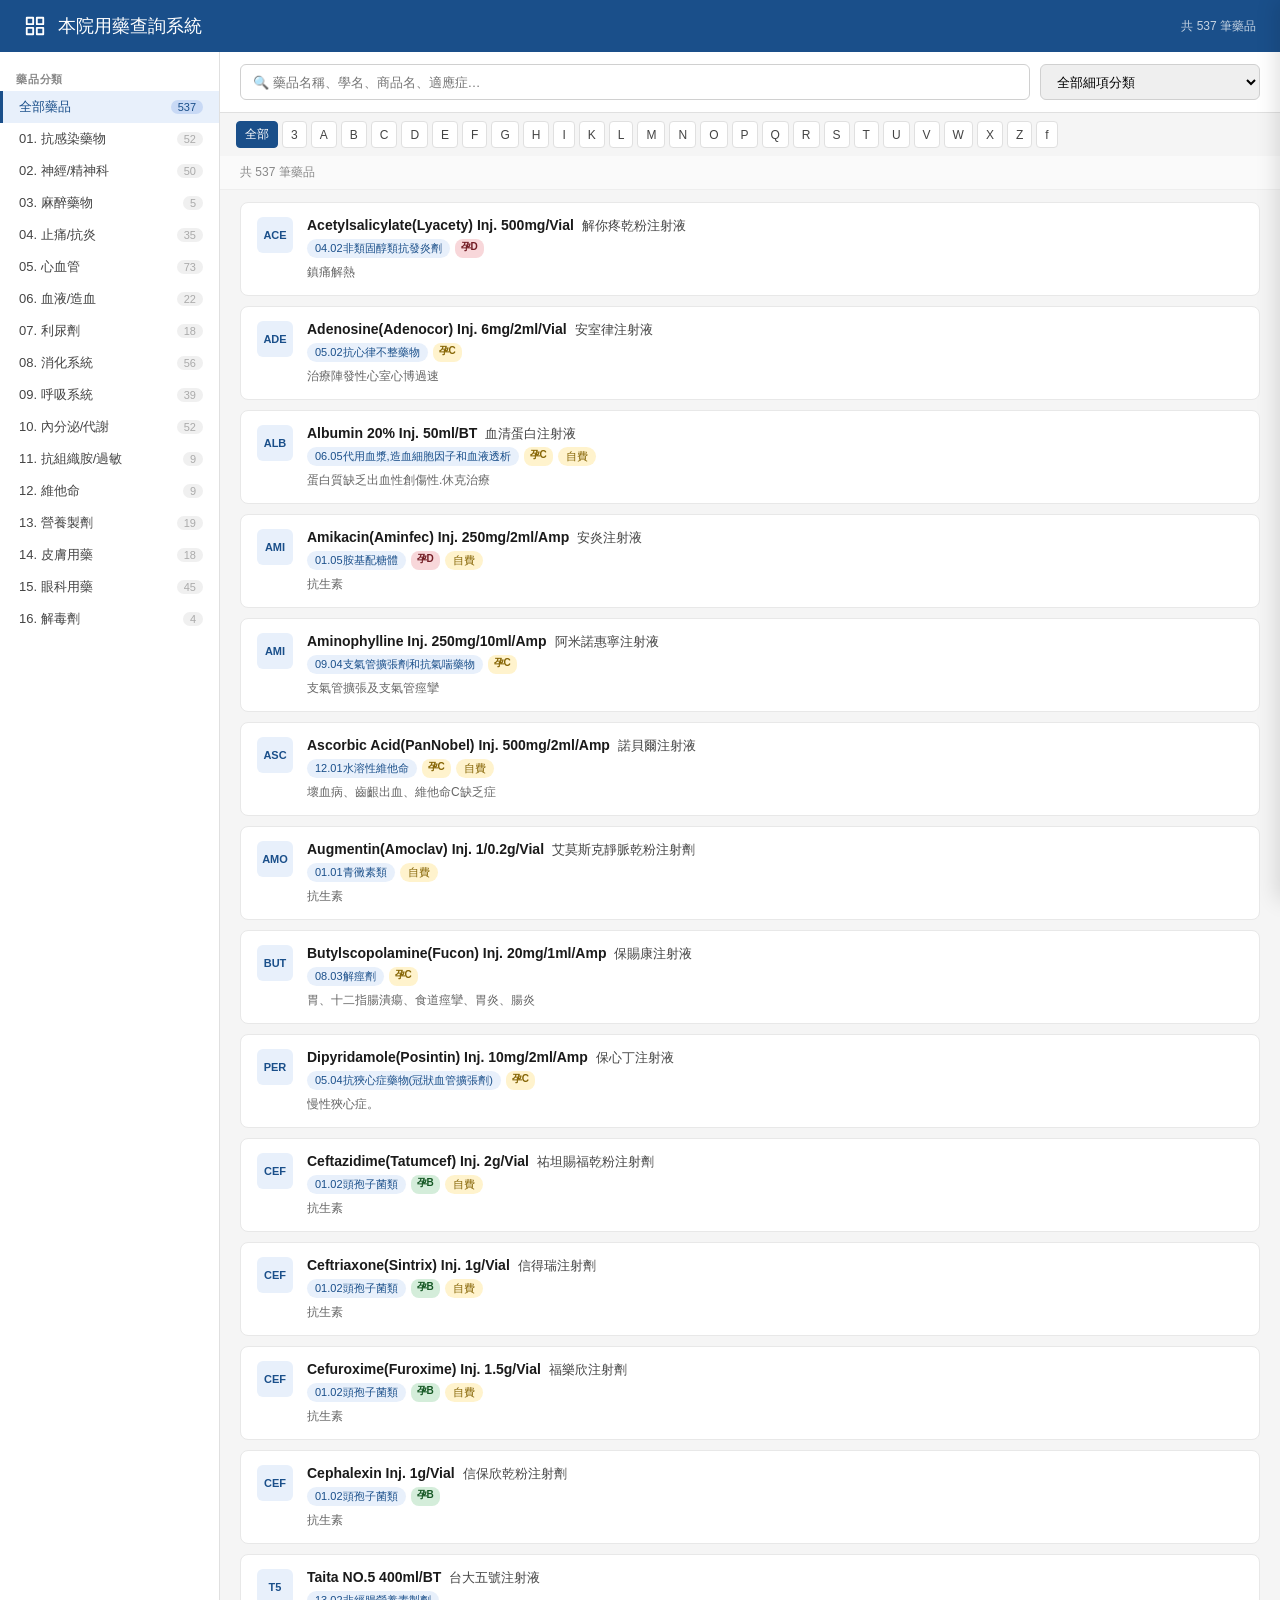
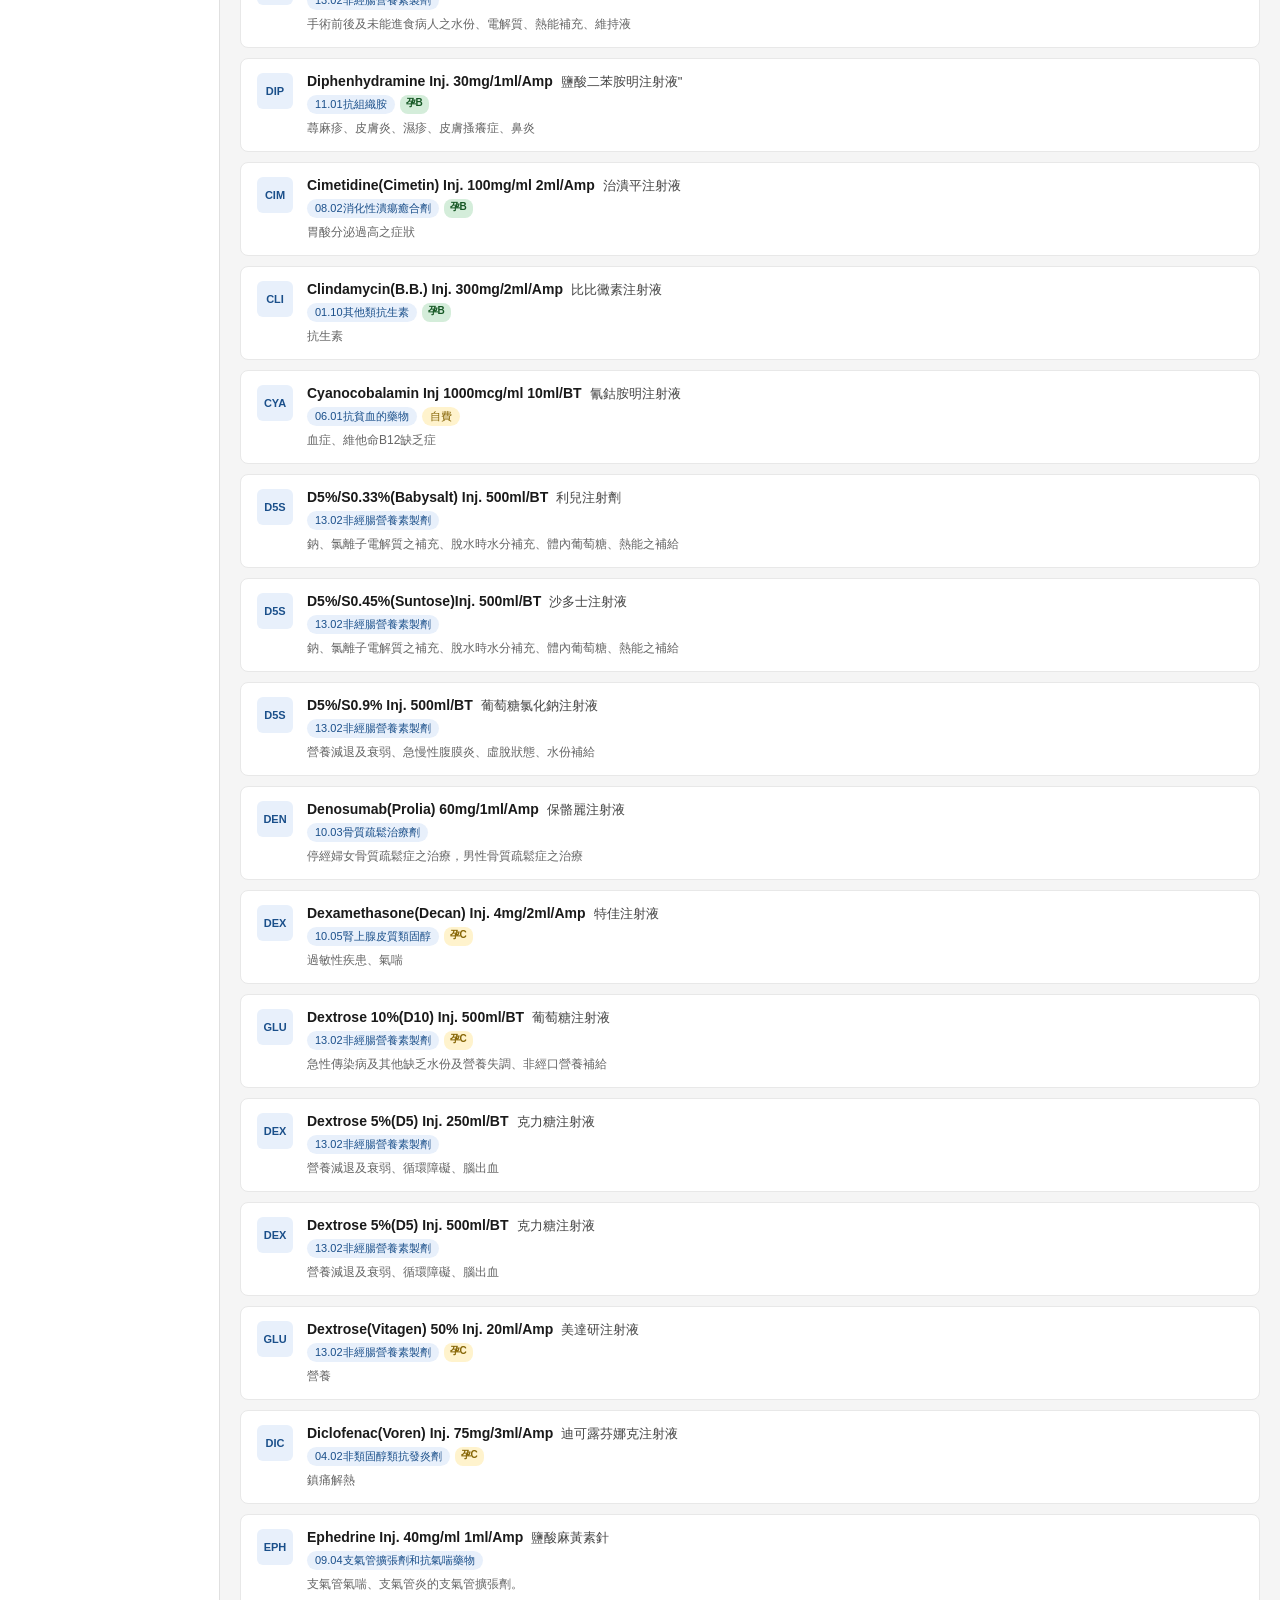
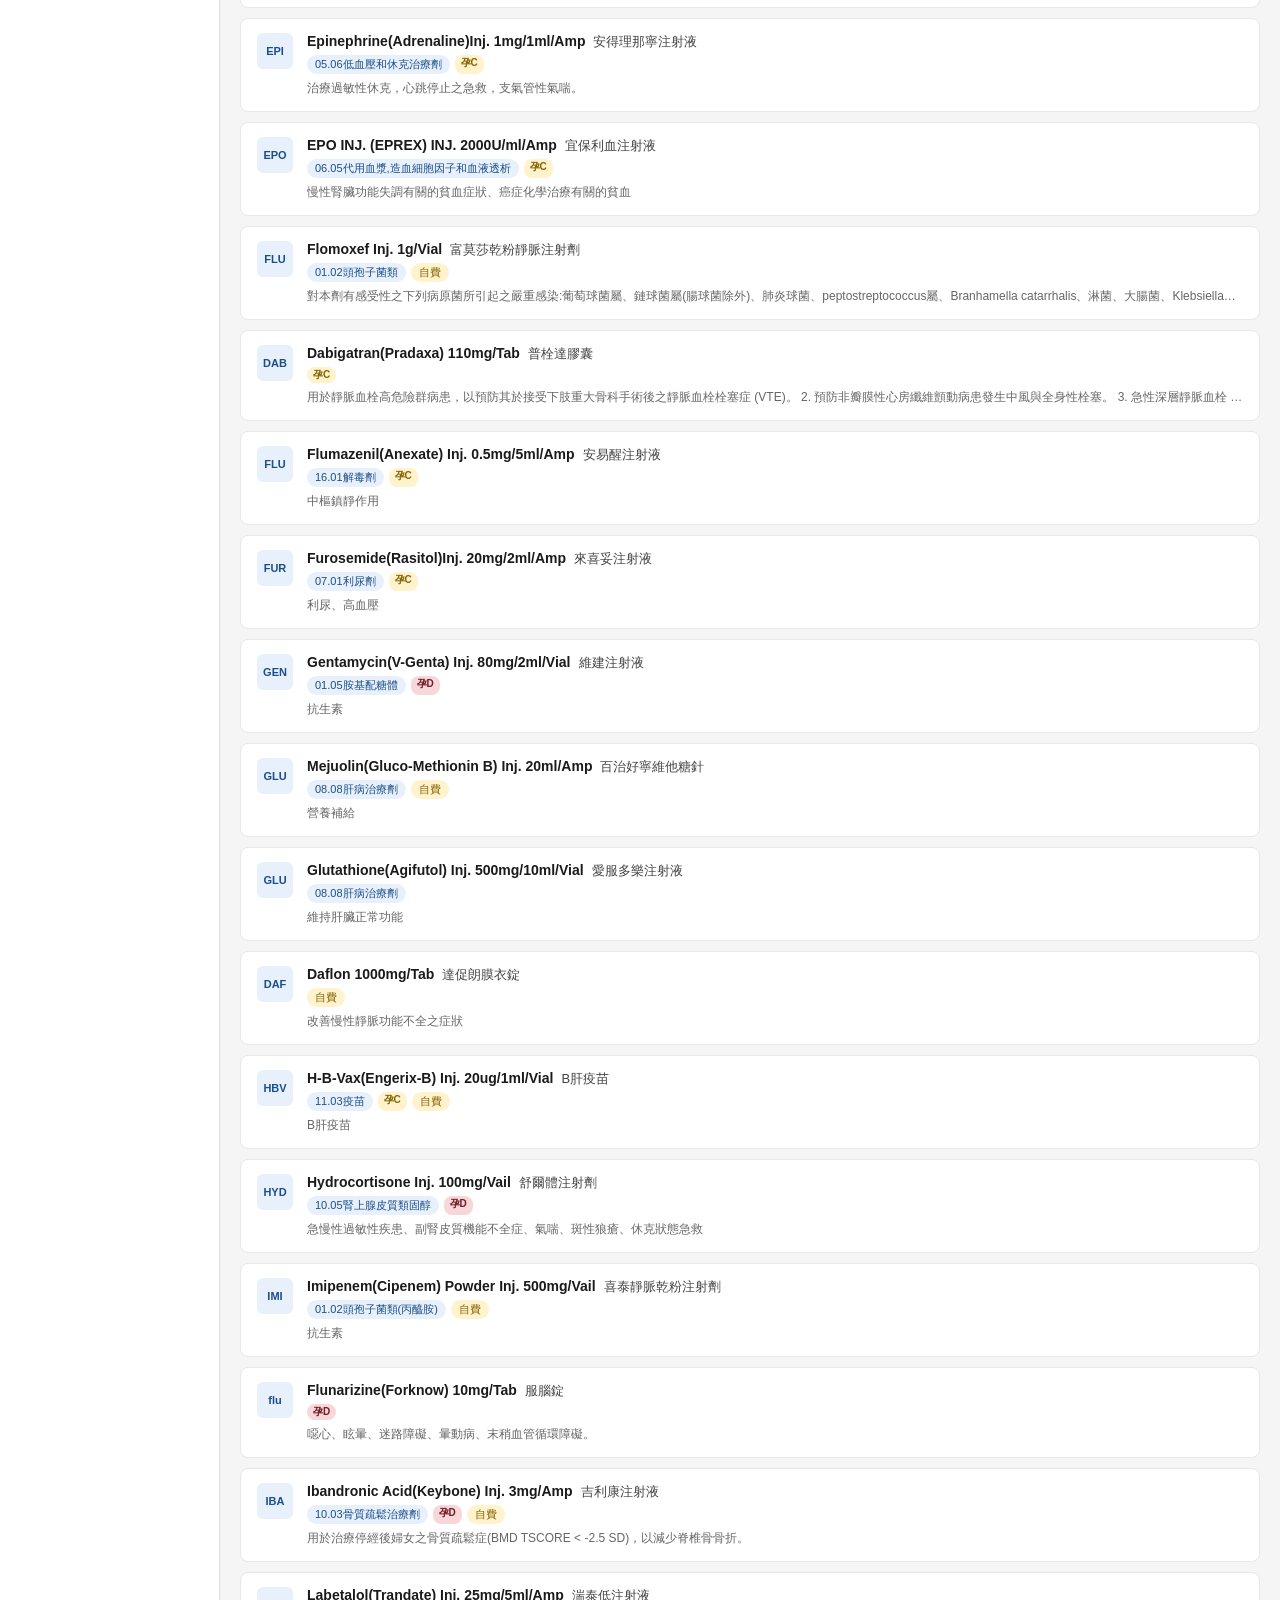
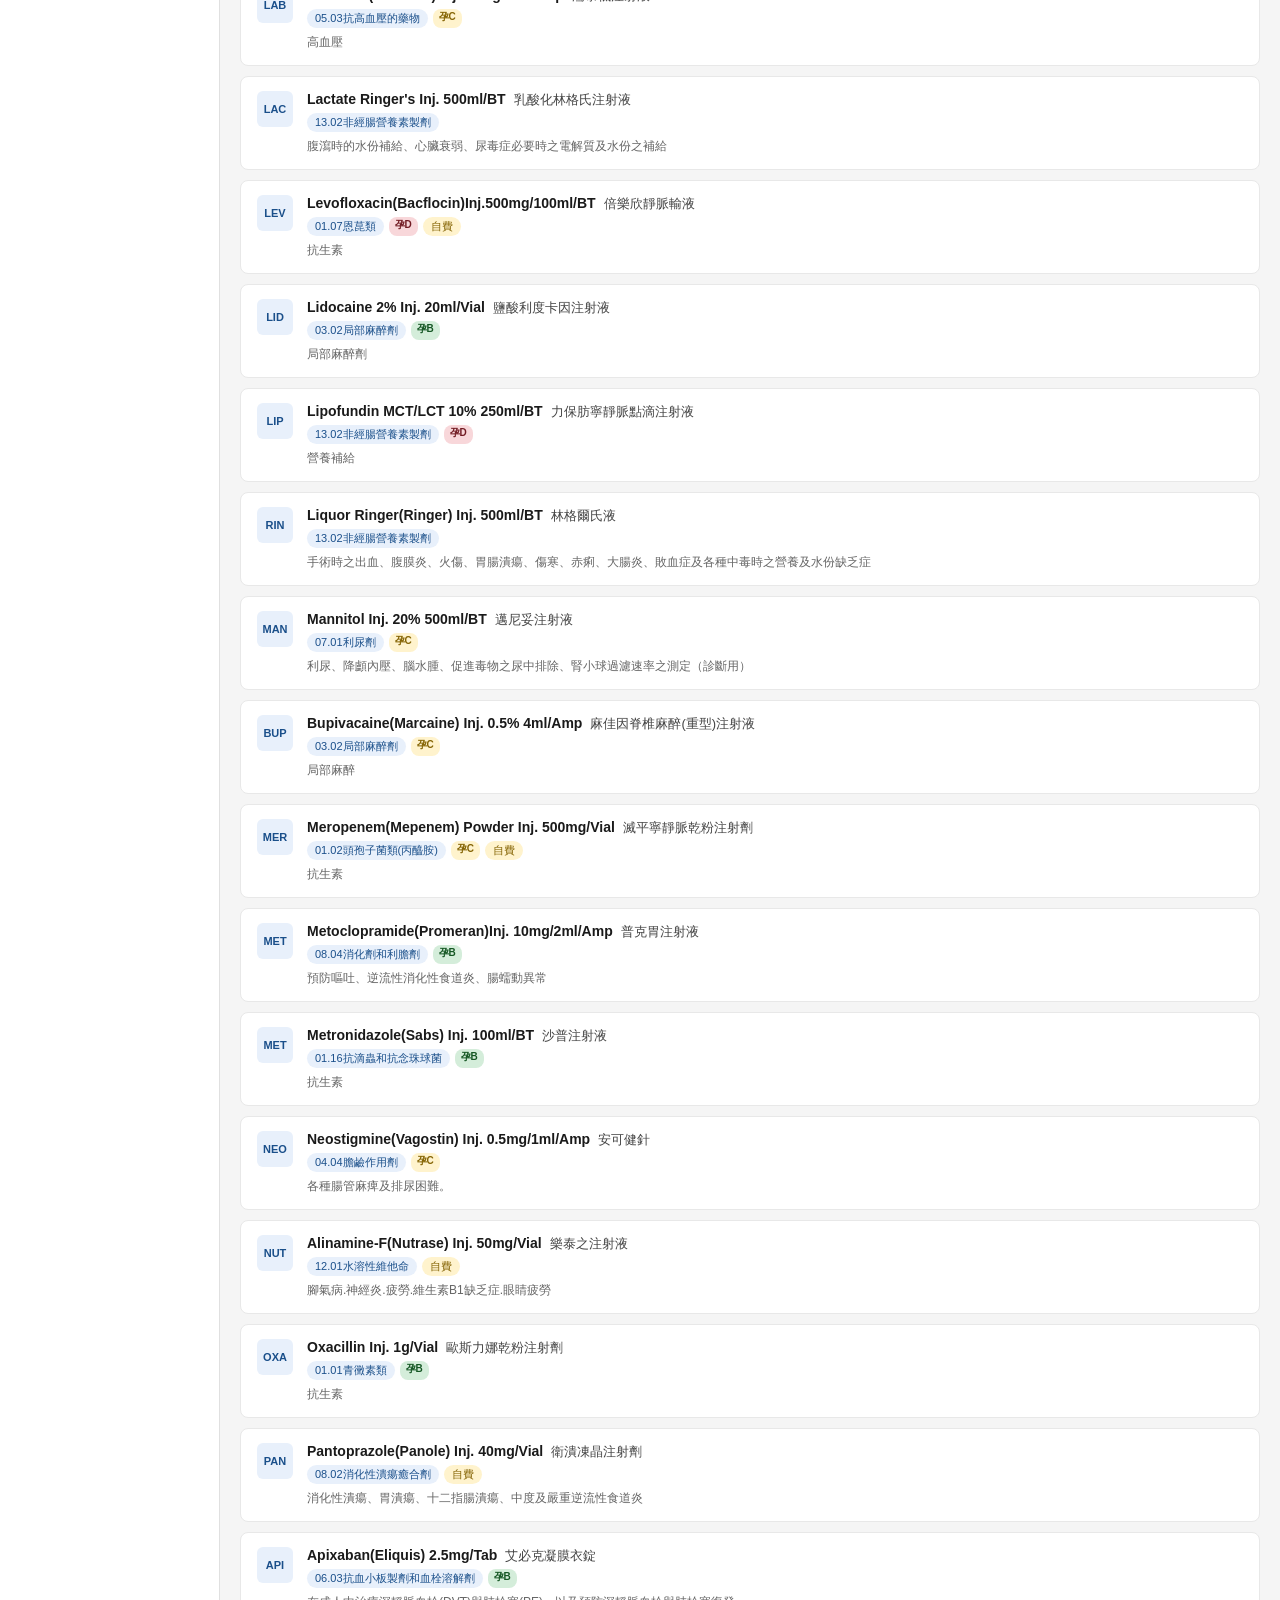
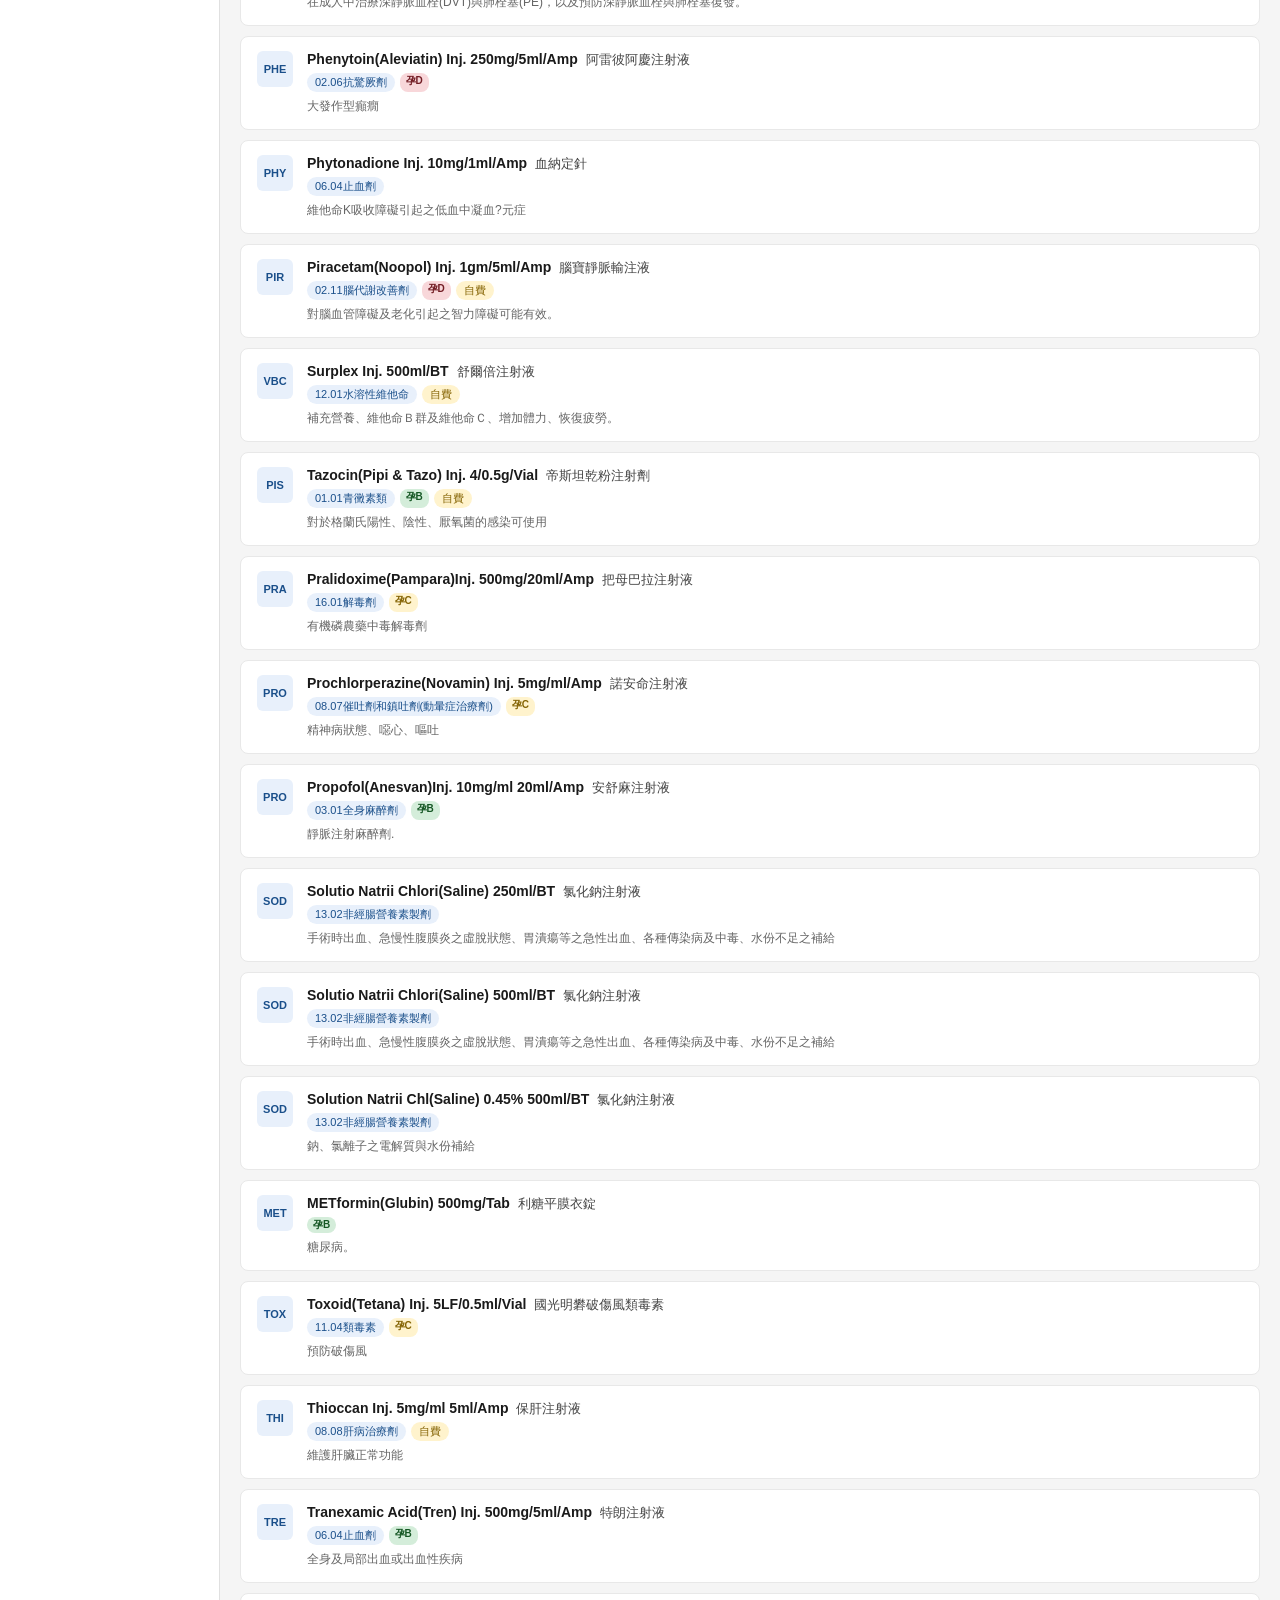
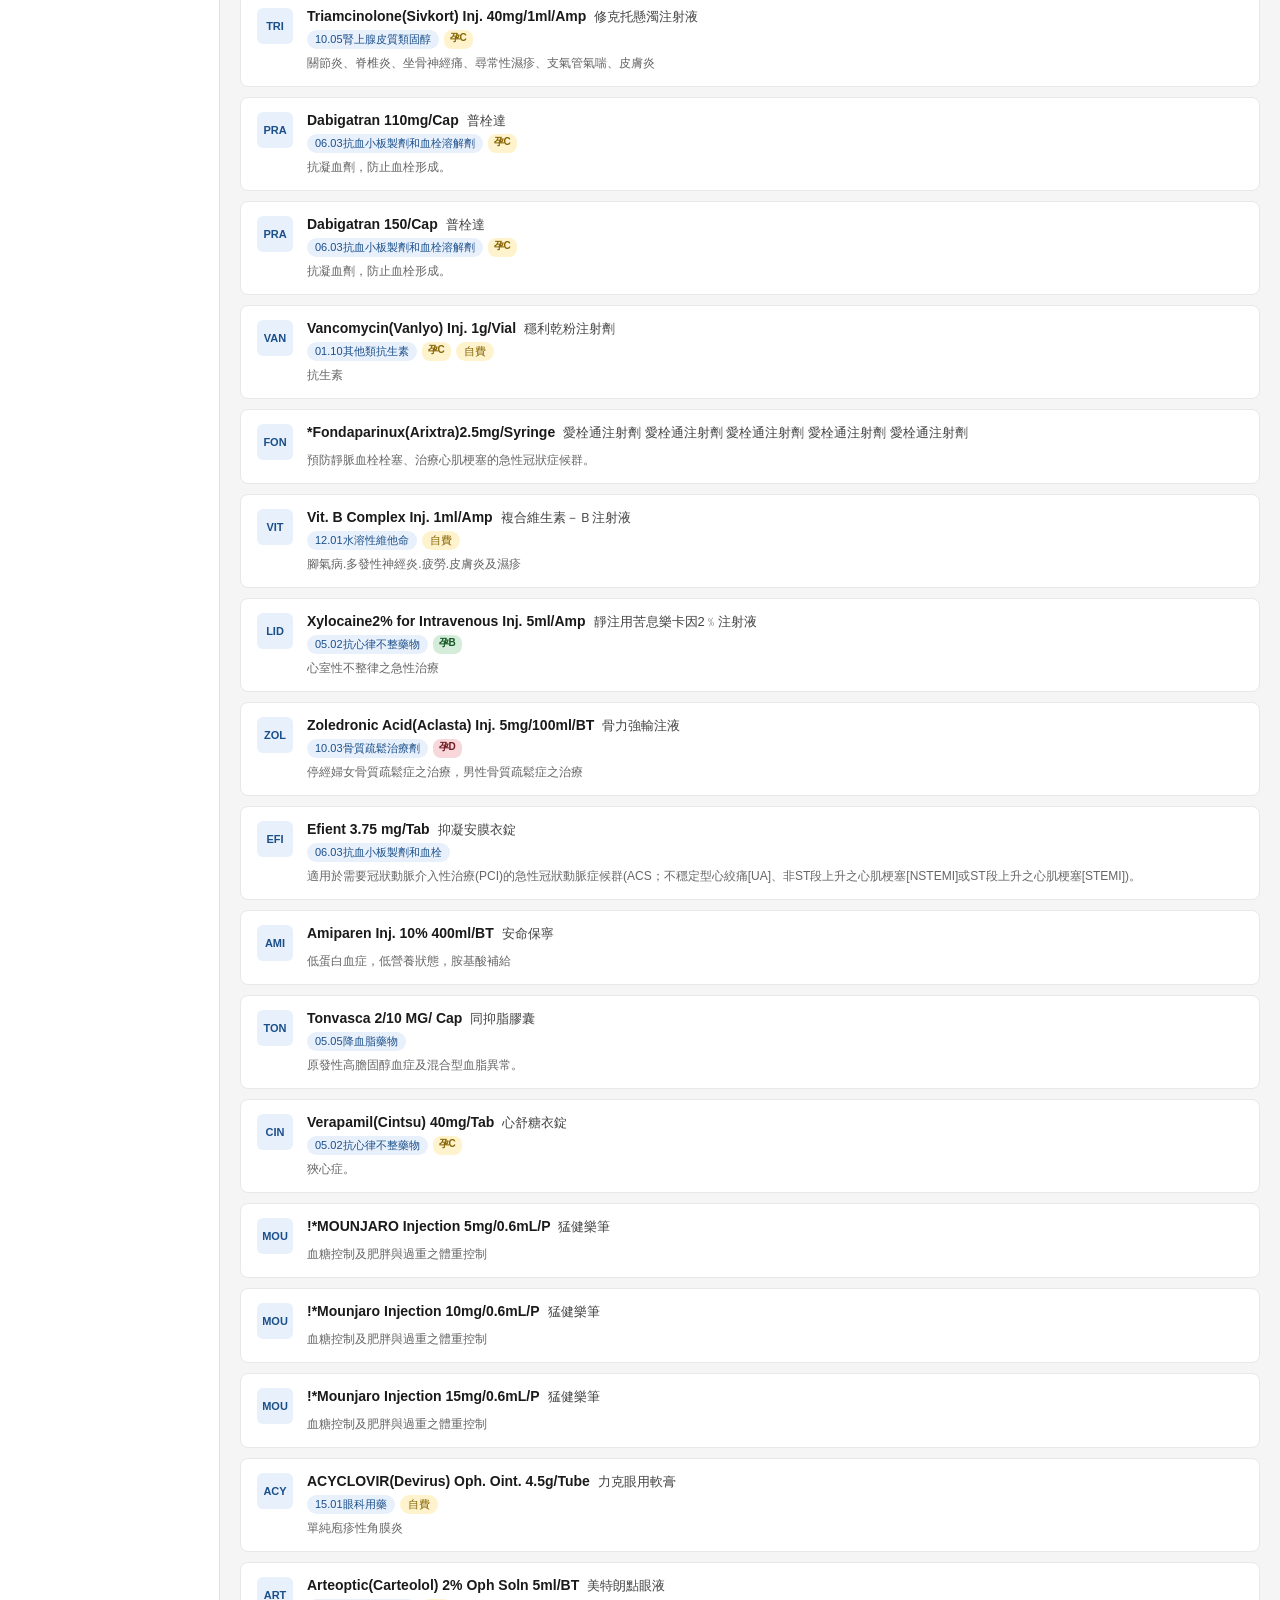
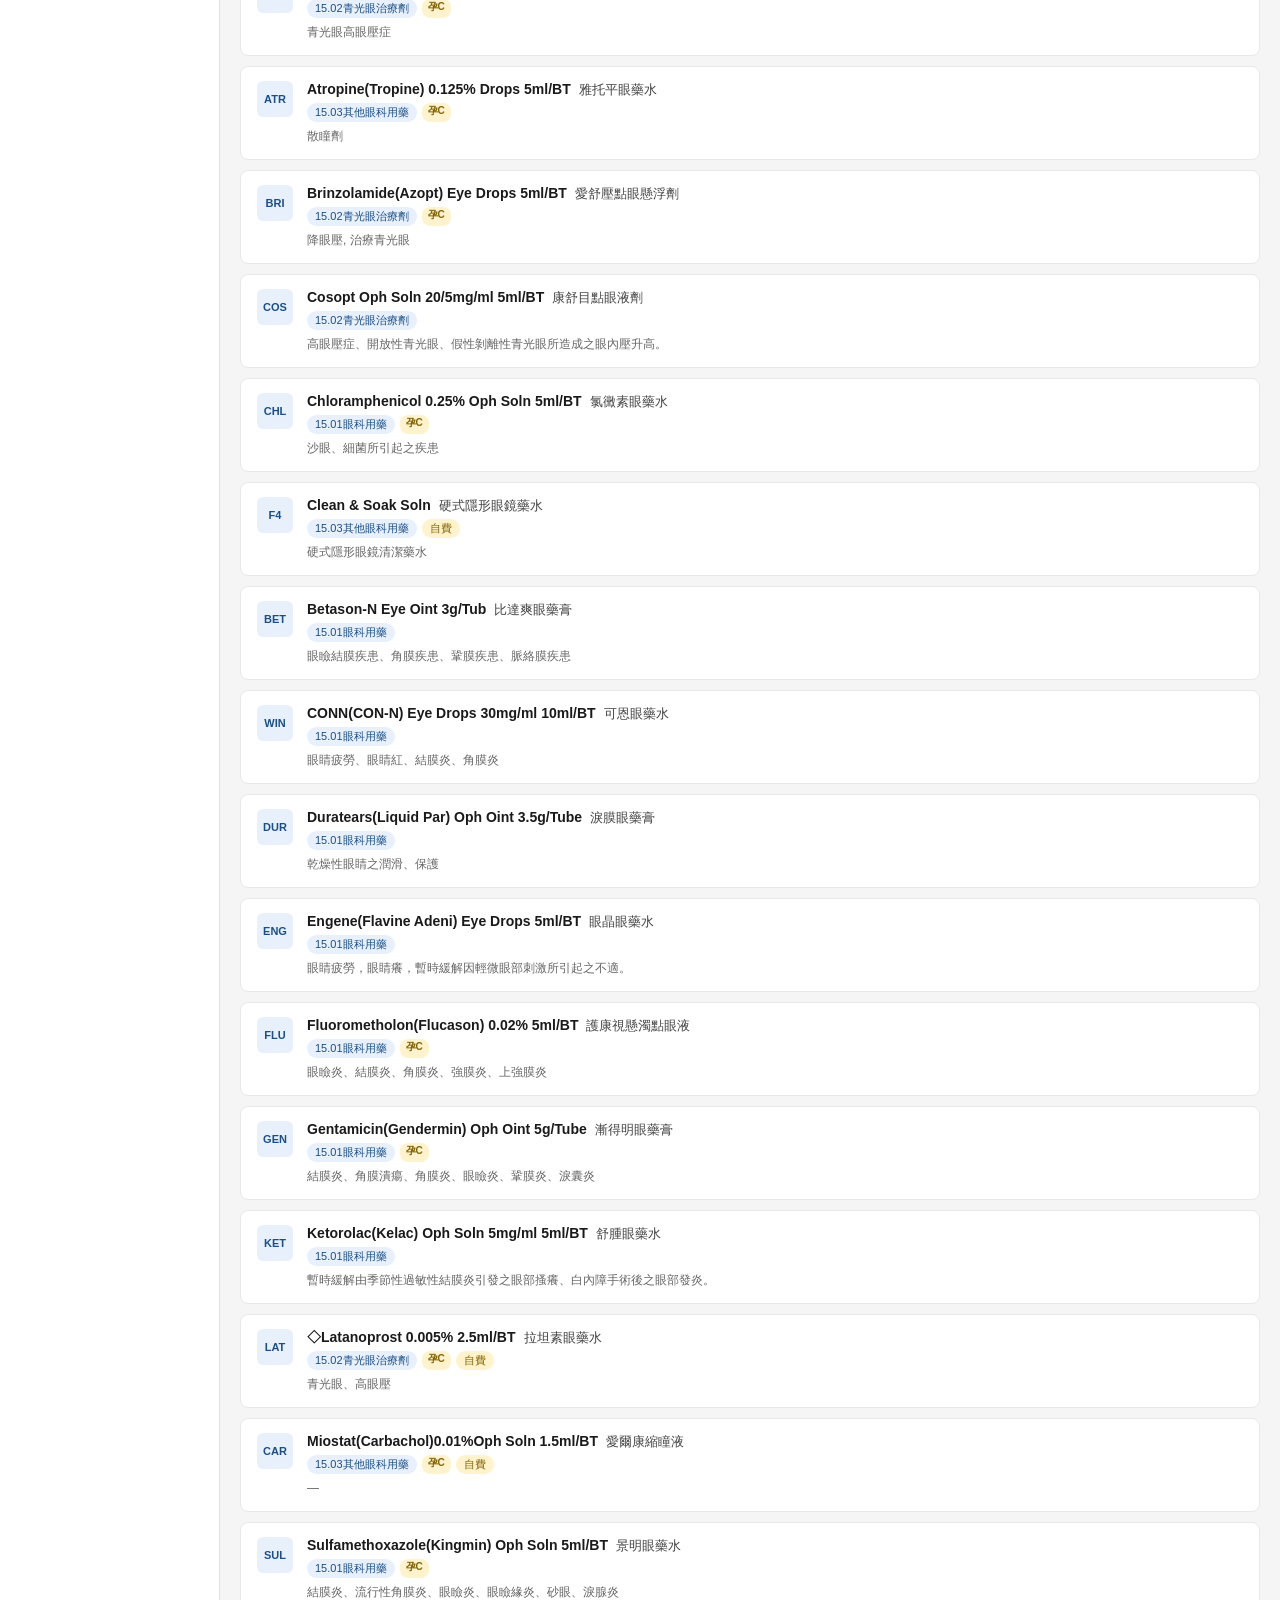
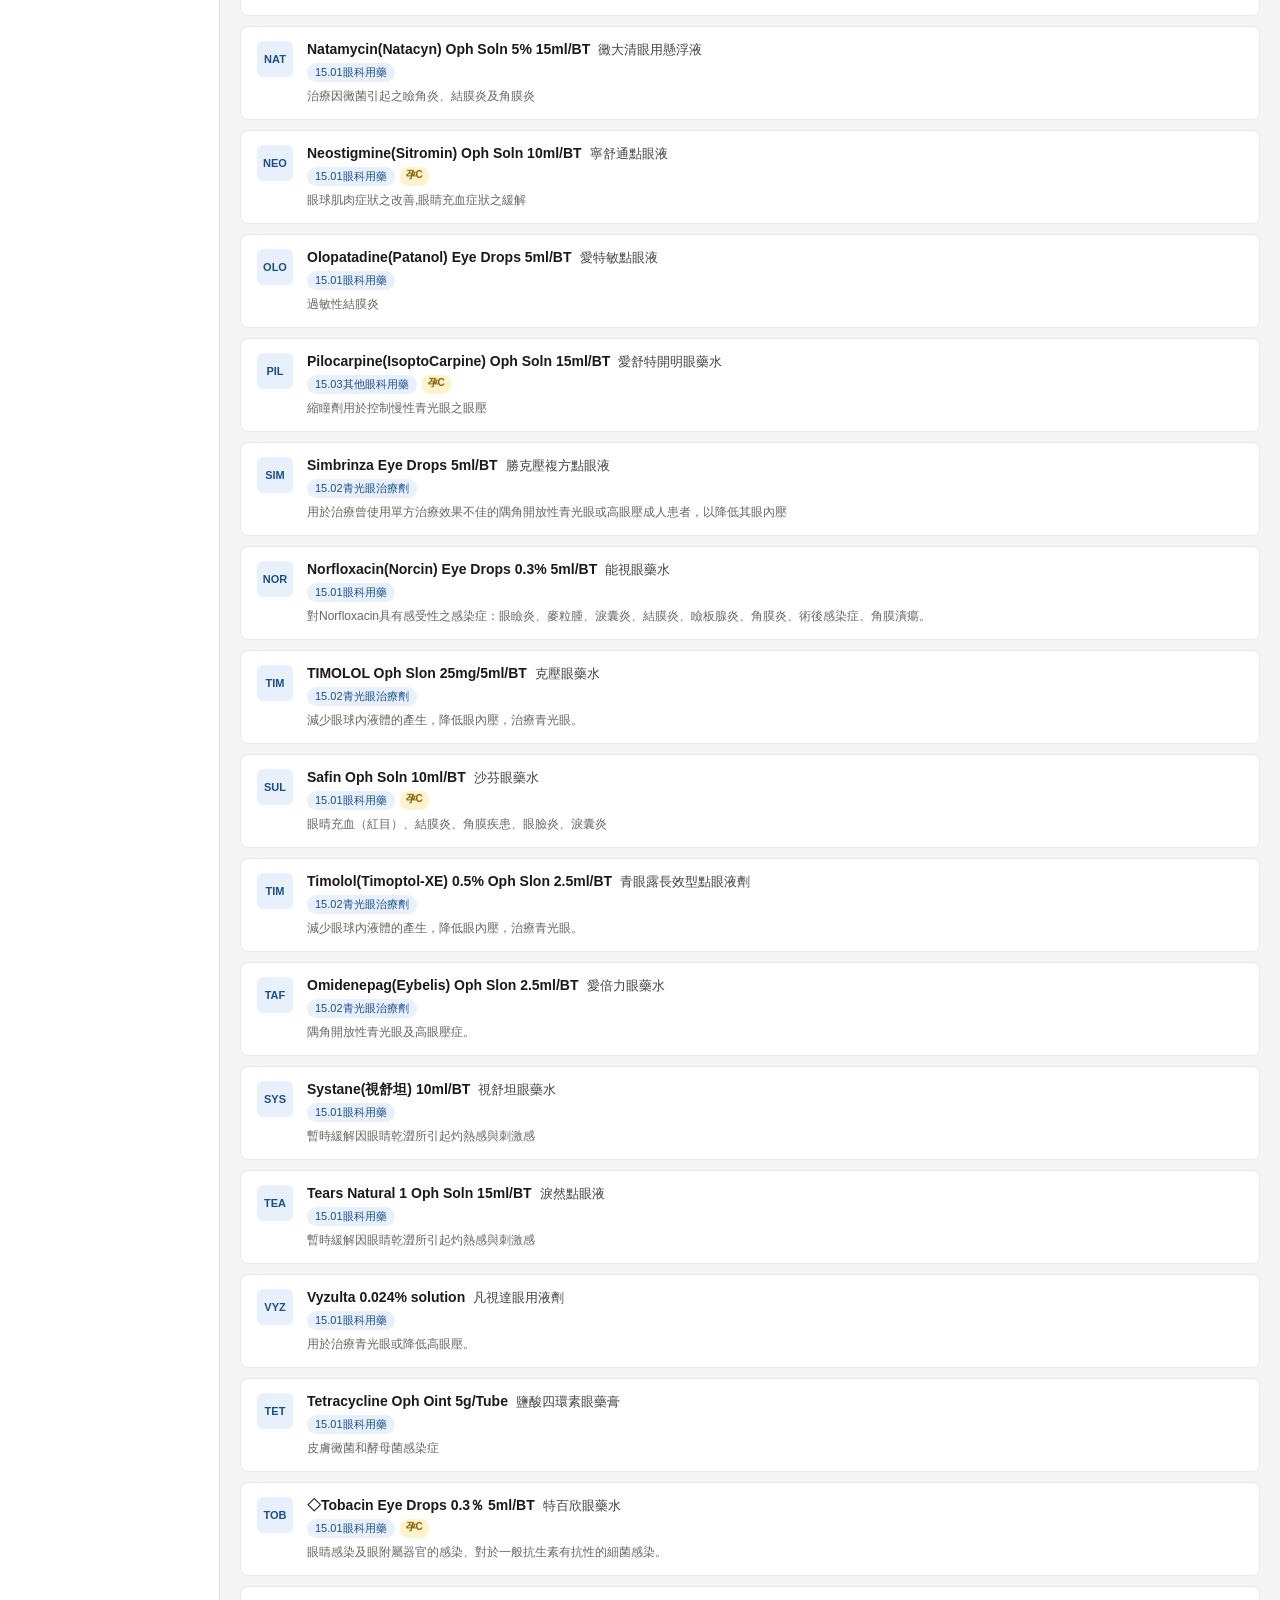
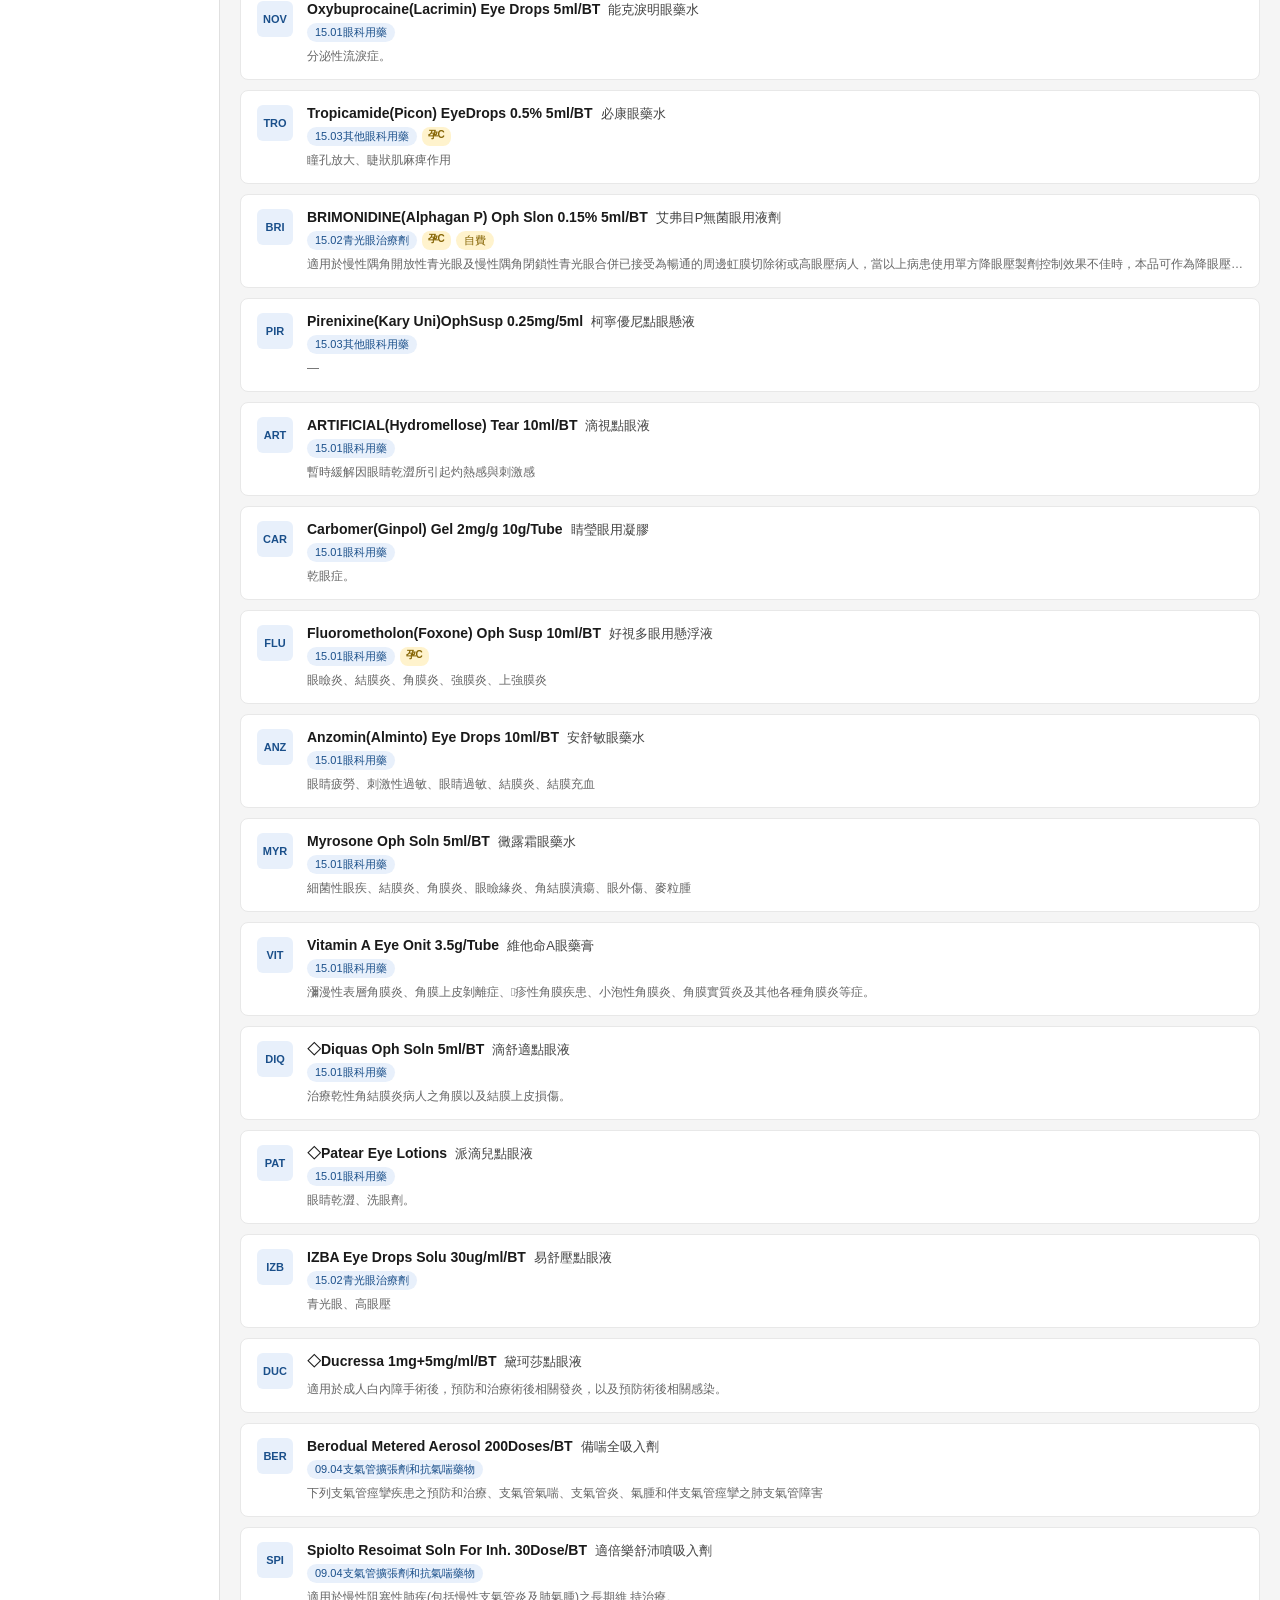
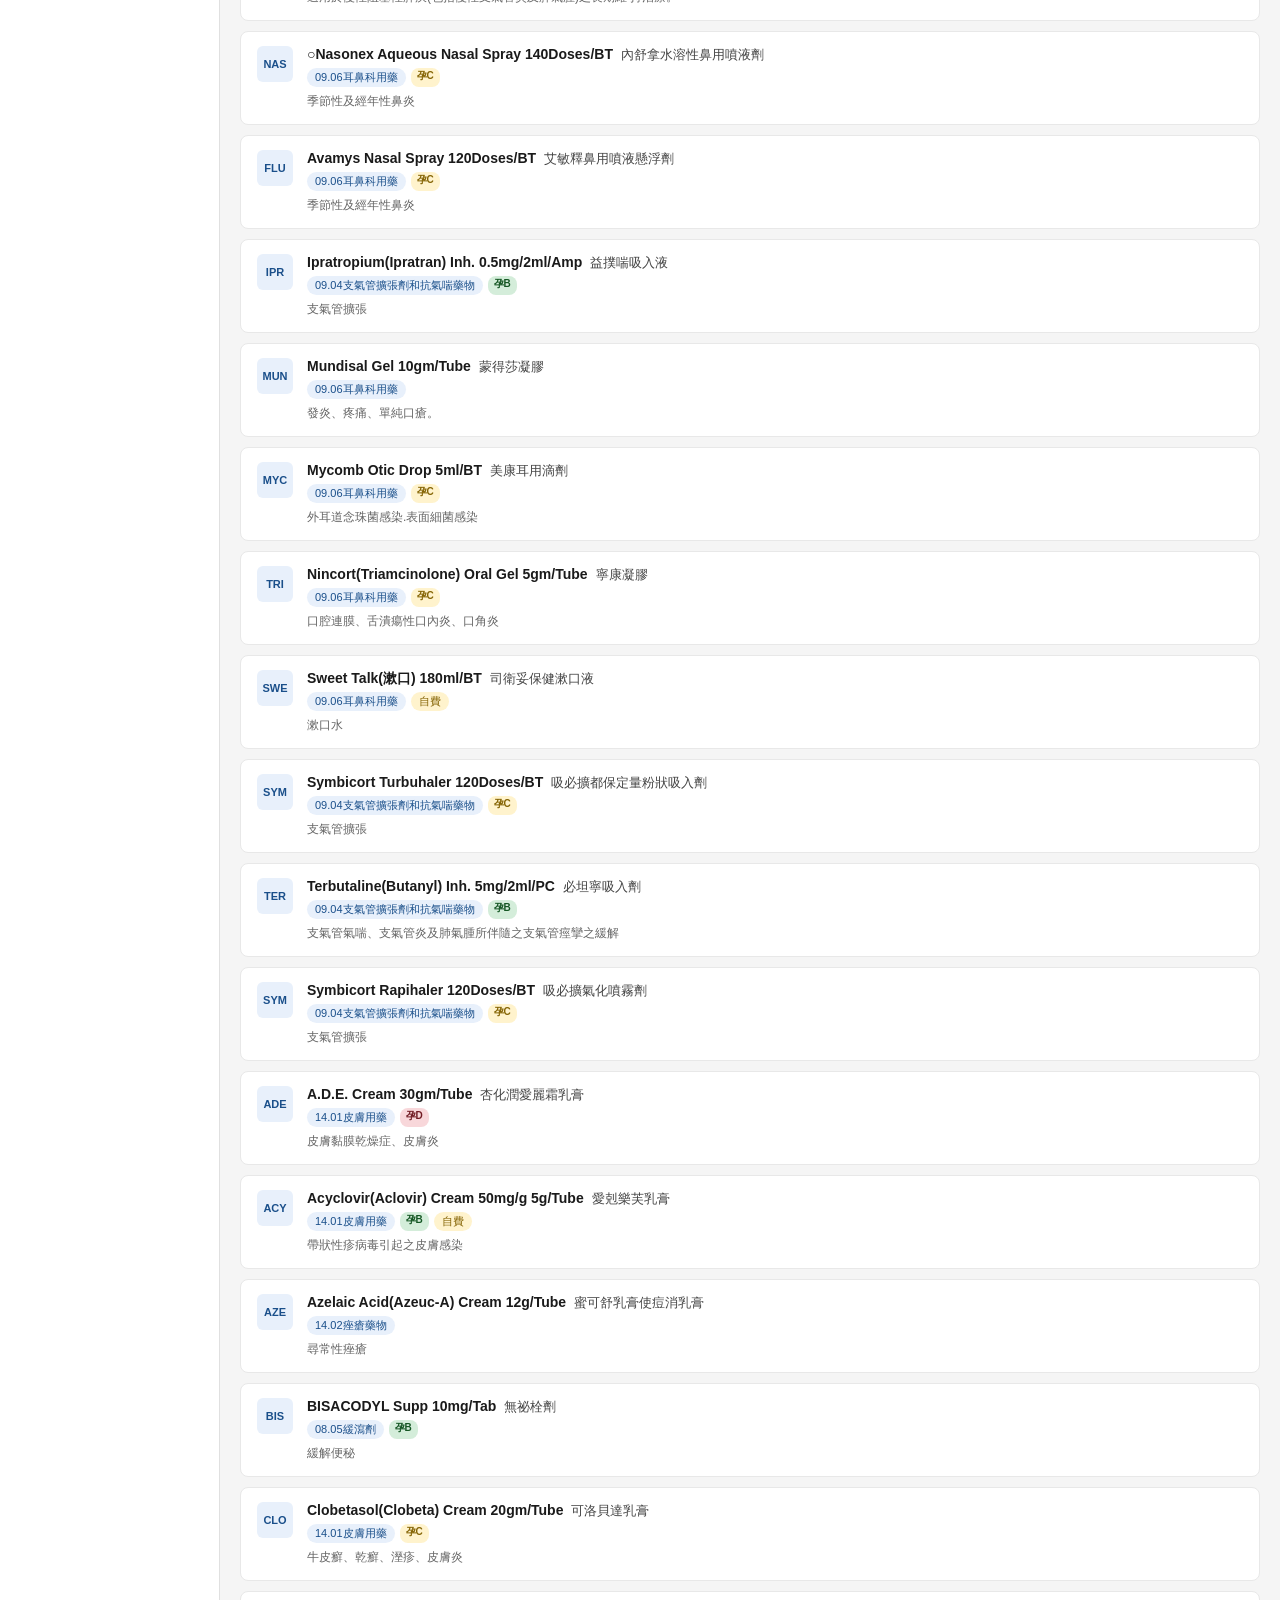
<file: index.html>
<!DOCTYPE html>
<html lang="zh-TW">
<head>
<meta charset="UTF-8">
<meta name="viewport" content="width=device-width, initial-scale=1.0">
<title>本院用藥查詢系統</title>
<style>
*{box-sizing:border-box;margin:0;padding:0}
body{font-family:'Noto Sans TC','Microsoft JhengHei',sans-serif;background:#f5f5f5;color:#1a1a1a;font-size:14px}
header{background:#1a4f8a;color:#fff;padding:14px 24px;display:flex;align-items:center;gap:12px;box-shadow:0 2px 6px rgba(0,0,0,.15)}
header h1{font-size:18px;font-weight:500}
header span{font-size:12px;opacity:.75;margin-left:auto}
.layout{display:flex;min-height:calc(100vh - 52px)}
.sidebar{width:220px;background:#fff;border-right:1px solid #e0e0e0;flex-shrink:0;overflow-y:auto;padding:12px 0}
.sidebar h3{font-size:11px;font-weight:600;color:#888;letter-spacing:.8px;text-transform:uppercase;padding:8px 16px 4px}
.sidebar-item{display:flex;justify-content:space-between;align-items:center;padding:7px 16px;cursor:pointer;transition:background .12s;font-size:13px;color:#444;border-left:3px solid transparent}
.sidebar-item:hover{background:#f0f4fa;color:#1a4f8a}
.sidebar-item.active{background:#e8f0fb;color:#1a4f8a;border-left-color:#1a4f8a;font-weight:500}
.sidebar-item .cnt{font-size:11px;color:#aaa;background:#f0f0f0;border-radius:10px;padding:1px 7px}
.sidebar-item.active .cnt{background:#c8d9f5;color:#1a4f8a}
.main{flex:1;display:flex;flex-direction:column;min-width:0}
.toolbar{background:#fff;padding:12px 20px;border-bottom:1px solid #e0e0e0;display:flex;gap:10px;flex-wrap:wrap;align-items:center}
.toolbar input,.toolbar select{height:36px;border:1px solid #d0d0d0;border-radius:6px;padding:0 12px;font-size:13px;font-family:inherit;outline:none;transition:border-color .15s}
.toolbar input:focus,.toolbar select:focus{border-color:#1a4f8a;box-shadow:0 0 0 3px rgba(26,79,138,.1)}
#kw{flex:1;min-width:160px}
#ind{width:200px}
#cat{width:220px}
.badge-preg{display:inline-block;font-size:10px;padding:1px 6px;border-radius:8px;font-weight:600}
.preg-A,.preg-B{background:#d4edda;color:#155724}
.preg-C{background:#fff3cd;color:#856404}
.preg-D,.preg-X{background:#f8d7da;color:#721c24}

.results-bar{padding:8px 20px;font-size:12px;color:#888;border-bottom:1px solid #eee;background:#fafafa}
.drug-list{flex:1;overflow-y:auto;padding:12px 20px}
.drug-card{background:#fff;border:1px solid #e8e8e8;border-radius:8px;padding:14px 16px;margin-bottom:10px;cursor:pointer;transition:all .15s;display:flex;gap:14px;align-items:flex-start}
.drug-card:hover{border-color:#1a4f8a;box-shadow:0 2px 8px rgba(26,79,138,.1)}
.drug-card.selected{border-color:#1a4f8a;border-width:2px;background:#fafcff}
.drug-id{width:36px;height:36px;background:#e8f0fb;color:#1a4f8a;border-radius:6px;display:flex;align-items:center;justify-content:center;font-size:11px;font-weight:600;flex-shrink:0}
.drug-body{flex:1;min-width:0}
.drug-top{display:flex;align-items:baseline;gap:8px;flex-wrap:wrap;margin-bottom:4px}
.drug-name{font-weight:600;font-size:14px;color:#1a1a1a}
.drug-cname{font-size:13px;color:#444}
.drug-generic{font-size:11px;color:#888}
.tags{display:flex;gap:5px;flex-wrap:wrap;margin-bottom:5px}
.tag{font-size:11px;padding:2px 8px;border-radius:10px;background:#f0f0f0;color:#555}
.tag-cat{background:#e8f0fb;color:#1a4f8a}
.indication-preview{font-size:12px;color:#666;line-height:1.5;white-space:nowrap;overflow:hidden;text-overflow:ellipsis}
.empty{padding:4rem;text-align:center;color:#aaa}
.detail-panel{position:fixed;top:0;right:-520px;width:520px;height:100vh;background:#fff;box-shadow:-4px 0 20px rgba(0,0,0,.12);overflow-y:auto;z-index:200;transition:right .25s ease;display:flex;flex-direction:column}
.detail-panel.open{right:0}
.detail-header{background:#1a4f8a;color:#fff;padding:16px 20px;position:sticky;top:0;z-index:10}
.detail-title{font-size:16px;font-weight:600;margin-bottom:2px}
.detail-sub{font-size:12px;opacity:.8}
.detail-close{position:absolute;top:14px;right:16px;background:rgba(255,255,255,.15);border:none;color:#fff;width:28px;height:28px;border-radius:50%;cursor:pointer;font-size:18px;line-height:28px;text-align:center}
.detail-close:hover{background:rgba(255,255,255,.3)}
.detail-body{padding:20px;flex:1}
.detail-tags{display:flex;gap:6px;flex-wrap:wrap;margin-bottom:16px}
.field{margin-bottom:16px;border-bottom:1px solid #f0f0f0;padding-bottom:14px}
.field:last-child{border-bottom:none}
.field-label{font-size:11px;font-weight:600;color:#888;text-transform:uppercase;letter-spacing:.5px;margin-bottom:5px}
.field-val{font-size:13px;color:#222;line-height:1.7}
.field-val.warn{color:#cc6600}
.overlay{position:fixed;inset:0;background:rgba(0,0,0,.3);z-index:100;display:none}
.overlay.show{display:block}
.alpha-bar{display:flex;gap:4px;flex-wrap:wrap;padding:8px 16px}
.alpha-btn{padding:4px 8px;font-size:12px;border:1px solid #e0e0e0;border-radius:4px;cursor:pointer;background:#fff;color:#444;transition:all .12s}
.alpha-btn:hover{border-color:#1a4f8a;color:#1a4f8a}
.alpha-btn.active{background:#1a4f8a;color:#fff;border-color:#1a4f8a}
@media(max-width:700px){
  .sidebar{display:none}
  .detail-panel{width:100vw}
}
</style>
</head>
<body>

<header>
  <svg width="22" height="22" viewBox="0 0 24 24" fill="none" stroke="currentColor" stroke-width="2" stroke-linecap="round" stroke-linejoin="round"><rect x="3" y="3" width="7" height="7"/><rect x="14" y="3" width="7" height="7"/><rect x="14" y="14" width="7" height="7"/><rect x="3" y="14" width="7" height="7"/></svg>
  <h1>本院用藥查詢系統</h1>
  <span id="total-badge">載入中…</span>
</header>

<div class="layout">
  <div class="sidebar" id="sidebar">
    <h3>藥品分類</h3>
    <div class="sidebar-item active" data-group="" onclick="setGroup(this)">
      全部藥品 <span class="cnt" id="cnt-all">0</span>
    </div>
    <div id="group-list"></div>
  </div>

  <div class="main">
    <div class="toolbar">
      <input type="text" id="kw" placeholder="🔍 藥品名稱、學名、商品名、適應症…" oninput="render()">
      <input type="text" id="ind" style="display:none" oninput="render()">
      <select id="cat" onchange="render()">
        <option value="">全部細項分類</option>
        <option value="01.01青黴素類">01.01青黴素類</option>
<option value="01.02頭孢子菌類">01.02頭孢子菌類</option>
<option value="01.02頭孢子菌類(丙醯胺)">01.02頭孢子菌類(丙醯胺)</option>
<option value="01.03四環素">01.03四環素</option>
<option value="01.04巨環類">01.04巨環類</option>
<option value="01.05胺基配糖體">01.05胺基配糖體</option>
<option value="01.06多類">01.06多類</option>
<option value="01.07恩菎類">01.07恩菎類</option>
<option value="01.08磺胺藥">01.08磺胺藥</option>
<option value="01.10其他類抗生素">01.10其他類抗生素</option>
<option value="01.11抗結核劑">01.11抗結核劑</option>
<option value="01.16抗滴蟲和抗念珠球菌">01.16抗滴蟲和抗念珠球菌</option>
<option value="01.17疥蟲藥和滅蝨藥">01.17疥蟲藥和滅蝨藥</option>
<option value="01.19抗濾過性病毒">01.19抗濾過性病毒</option>
<option value="01.19抗濾過性病毒藥">01.19抗濾過性病毒藥</option>
<option value="02.02安眠藥">02.02安眠藥</option>
<option value="02.03抗精神病藥物">02.03抗精神病藥物</option>
<option value="02.04抗焦慮的藥物">02.04抗焦慮的藥物</option>
<option value="02.05抗憂鬱劑">02.05抗憂鬱劑</option>
<option value="02.06抗驚厥劑">02.06抗驚厥劑</option>
<option value="02.07抗巴金森症的藥物">02.07抗巴金森症的藥物</option>
<option value="02.07抗帕金森症的藥物">02.07抗帕金森症的藥物</option>
<option value="02.09失智症治療劑">02.09失智症治療劑</option>
<option value="02.11腦代謝改善劑">02.11腦代謝改善劑</option>
<option value="03.01全身麻醉劑">03.01全身麻醉劑</option>
<option value="03.02局部麻醉劑">03.02局部麻醉劑</option>
<option value="04.01麻醉性止痛劑">04.01麻醉性止痛劑</option>
<option value="04.02非類固醇類抗發炎劑">04.02非類固醇類抗發炎劑</option>
<option value="04.04膽鹼作用劑">04.04膽鹼作用劑</option>
<option value="04.05骨骼肌鬆弛劑">04.05骨骼肌鬆弛劑</option>
<option value="05.01強心劑">05.01強心劑</option>
<option value="05.02抗心律不整藥物">05.02抗心律不整藥物</option>
<option value="05.03抗高血壓的藥物">05.03抗高血壓的藥物</option>
<option value="05.04抗狹心症藥物(冠狀血管擴張劑)">05.04抗狹心症藥物(冠狀血管擴張劑)</option>
<option value="05.05降血脂藥物">05.05降血脂藥物</option>
<option value="05.06低血壓和休克治療劑">05.06低血壓和休克治療劑</option>
<option value="05.07末梢血管擴張劑">05.07末梢血管擴張劑</option>
<option value="06.01抗貧血的藥物">06.01抗貧血的藥物</option>
<option value="06.02抗凝血劑">06.02抗凝血劑</option>
<option value="06.03抗血小板製劑和血栓">06.03抗血小板製劑和血栓</option>
<option value="06.03抗血小板製劑和血栓溶解劑">06.03抗血小板製劑和血栓溶解劑</option>
<option value="06.04止血劑">06.04止血劑</option>
<option value="06.05代用血漿,造血細胞因子和血液透析">06.05代用血漿,造血細胞因子和血液透析</option>
<option value="07.01利尿劑">07.01利尿劑</option>
<option value="07.02泌尿系統疾病的治療劑">07.02泌尿系統疾病的治療劑</option>
<option value="08.01制酸劑和抗發脹劑">08.01制酸劑和抗發脹劑</option>
<option value="08.02消化性潰瘍癒合劑">08.02消化性潰瘍癒合劑</option>
<option value="08.03解痙劑">08.03解痙劑</option>
<option value="08.04消化劑和利膽劑">08.04消化劑和利膽劑</option>
<option value="08.05緩瀉劑">08.05緩瀉劑</option>
<option value="08.06抗腹瀉劑">08.06抗腹瀉劑</option>
<option value="08.07催吐劑和鎮吐劑(動暈症治療劑)">08.07催吐劑和鎮吐劑(動暈症治療劑)</option>
<option value="08.08肝病治療劑">08.08肝病治療劑</option>
<option value="09.01鎮咳藥">09.01鎮咳藥</option>
<option value="09.03痰液溶解劑">09.03痰液溶解劑</option>
<option value="09.04支氣管擴張劑和抗氣喘藥物">09.04支氣管擴張劑和抗氣喘藥物</option>
<option value="09.06耳鼻科用藥">09.06耳鼻科用藥</option>
<option value="10.02甲狀腺激素和抗甲狀腺的藥物">10.02甲狀腺激素和抗甲狀腺的藥物</option>
<option value="10.03骨質疏鬆治療劑">10.03骨質疏鬆治療劑</option>
<option value="10.04抗糖尿病和昇血糖藥物">10.04抗糖尿病和昇血糖藥物</option>
<option value="10.05腎上腺皮質類固醇">10.05腎上腺皮質類固醇</option>
<option value="10.06雌激素和黃體激素">10.06雌激素和黃體激素</option>
<option value="10.08雄激素和同化類固醇">10.08雄激素和同化類固醇</option>
<option value="11.01抗組織胺">11.01抗組織胺</option>
<option value="11.03疫苗">11.03疫苗</option>
<option value="11.04類毒素">11.04類毒素</option>
<option value="12.01水溶性維他命">12.01水溶性維他命</option>
<option value="13.02非經腸營養素製劑">13.02非經腸營養素製劑</option>
<option value="14.01皮膚用藥">14.01皮膚用藥</option>
<option value="14.02痤瘡藥物">14.02痤瘡藥物</option>
<option value="14.03痔瘡治療劑">14.03痔瘡治療劑</option>
<option value="15.01眼科用藥">15.01眼科用藥</option>
<option value="15.02青光眼治療劑">15.02青光眼治療劑</option>
<option value="15.03其他眼科用藥">15.03其他眼科用藥</option>
<option value="16.01解毒劑">16.01解毒劑</option>
<option value="16.05其它">16.05其它</option>
      </select>
    </div>
    <div class="alpha-bar" id="alpha-bar"></div>
    <div class="results-bar" id="results-bar">載入中…</div>
    <div class="drug-list" id="drug-list"></div>
  </div>
</div>

<div class="overlay" id="overlay" onclick="closeDetail()"></div>
<div class="detail-panel" id="detail-panel">
  <div class="detail-header">
    <div class="detail-title" id="dp-title"></div>
    <div class="detail-sub" id="dp-sub"></div>
    <button class="detail-close" onclick="closeDetail()">×</button>
  </div>
  <div class="detail-body" id="dp-body"></div>
</div>

<footer style="text-align:center;padding:24px 16px 16px;border-top:1px solid #eee;background:#fafafa;margin-top:auto">
  <a href="admin.html" style="font-size:11px;color:#bbb;text-decoration:none" onmouseover="this.style.color='#999'" onmouseout="this.style.color='#bbb'">後台管理</a>
</footer>

<script>
const DRUGS = [{"id": 1, "drug": "Acetylsalicylate(Lyacety) Inj. 500mg/Vial", "name": "*Acetylsalicylate(Lyacety) Inj. 500mg/Vial", "generic": "Acetylsalicylate", "brand": "Aspegic", "cname": "解你疼乾粉注射液", "trade": "Lyacety", "idx1": "ACE", "idx2": "ASP", "idx3": "STI", "pharm": "1.本品具有抗炎、止痛及解熱，其作用與aspirin相同。2.本品900mg相當於aspirin500mg。", "dosage": "成人通常1日1~4瓶，用溶解液溶解後，行肌肉或靜脈注射，1日之劑量可提高至10瓶，假如是非常激烈之疼痛，可將2 瓶溶解於滅菌蒸餾水中行靜脈注射。兒童劑量按體重計算，1日之劑量為每kg體重10~25mg之Acetylsalicylate，分2~3次投與。亦可用生理食鹽水或葡萄糖液溶解，行靜脈注射。", "caution": "", "indication": "鎮痛解熱", "sideEffect": "", "preg": "D", "appearance": "小玻璃瓶", "note": "", "cat": "04.02非類固醇類抗發炎劑", "cat2": "", "cat3": ""}, {"id": 2, "drug": "Adenosine(Adenocor) Inj. 6mg/2ml/Vial", "name": "*Adenosine(Adenocor) Inj. 6mg/2ml/Vial", "generic": "Adenosine", "brand": "Adenocor", "cname": "安室律注射液", "trade": "Adenocor", "idx1": "ADE", "idx2": "ADE", "idx3": "", "pharm": "具有冠狀動脈擴張作用，並可以矯正心肌代謝異常，增加心肌血流。", "dosage": "初劑量：快速靜脈注射3mg(超過兩秒)。第二次劑量：如初劑量無法在1～2分鐘內排除上心室性心搏過速，則在快速靜脈注射6mg。第三次劑量：如第二次劑量無法在1～2分鐘內排除上心室性心搏過速，則在快速靜注射12mg。增加或注射更高的劑量則不予建議。急救劑量：6mg靜脈注射1～3秒，注射不位手臂抬高，注射後以20ml注射用生理食鹽水洗，每隔1～2分鐘在給12mg", "caution": "", "indication": "治療陣發性心室心博過速", "sideEffect": "面部潮紅.呼吸困難.噁心及頭昏眼花。", "preg": "C", "appearance": "小玻璃瓶", "note": "", "cat": "05.02抗心律不整藥物", "cat2": "", "cat3": ""}, {"id": 3, "drug": "Albumin  20% Inj. 50ml/BT", "name": "*Albumin 20% Inj. 50ml/BT", "generic": "Albumin", "brand": "Albumin", "cname": "血清蛋白注射液", "trade": "Albumin", "idx1": "ALB", "idx2": "ALB", "idx3": "", "pharm": "低蛋白血症、水腫、虛脫時用為血漿增量劑。", "dosage": "須以IV法注射，開啟後須即刻使用且在有效期間內使用。", "caution": "", "indication": "蛋白質缺乏出血性創傷性.休克治療", "sideEffect": "低血壓.過敏反應.頭痛.噁心心跳過速.呼吸不規則。", "preg": "C", "appearance": "玻璃瓶", "note": "自費", "cat": "06.05代用血漿,造血細胞因子和血液透析", "cat2": "", "cat3": ""}, {"id": 4, "drug": "Amikacin(Aminfec) Inj. 250mg/2ml/Amp", "name": "*Amikacin(Aminfec) Inj. 250mg/2ml/Amp", "generic": "Amikacin", "brand": "Amikin", "cname": "安炎注射液", "trade": "Aminfec", "idx1": "AMI", "idx2": "AMI", "idx3": "", "pharm": "葡萄球菌、腦膜炎球菌、肺炎雙球菌、鏈球菌及其他細菌引起之感染。", "dosage": "7.5～15mg／kg／day平分二次使用。", "caution": "本藥和其他胺基醣甘類（AMINOGLY COSIDES）抗生素一樣，大劑量或長期使用或水份未適量補充，則可能引起聽神經毒作用和腎毒作用。", "indication": "抗生素", "sideEffect": "", "preg": "D", "appearance": "小玻璃瓶", "note": "此藥須檢附微生物培養及藥物敏感試驗之檢驗報告", "cat": "01.05胺基配糖體", "cat2": "", "cat3": ""}, {"id": 5, "drug": "Aminophylline Inj. 250mg/10ml/Amp", "name": "*Aminophylline Inj. 250mg/10ml/Amp", "generic": "Aminophylline", "brand": "Phyllocontin", "cname": "阿米諾惠寧注射液", "trade": "Aminophylline", "idx1": "AMI", "idx2": "PHY", "idx3": "", "pharm": "本藥為一種「支氣管擴張劑」，直接作用於支氣管的肌肉，使支氣管放鬆而擴張，讓空氣順利進入肺部，幫助呼吸。", "dosage": "靜脈注射，250-500mg，每六小時一次。", "caution": "吸煙者使用本品時，會加速其排泄速率。甲狀腺亢進、嚴重心臟疾病、充血性心衰竭、高血壓的患者，須小心使用。", "indication": "支氣管擴張及支氣管痙攣", "sideEffect": "心灼熱、心跳過快、頭痛、排尿增加、發抖、睡眠障礙。", "preg": "C", "appearance": "小安培", "note": "", "cat": "09.04支氣管擴張劑和抗氣喘藥物", "cat2": "", "cat3": ""}, {"id": 6, "drug": "Ascorbic Acid(PanNobel) Inj. 500mg/2ml/Amp", "name": "*Ascorbic Acid(PanNobel) Inj. 500mg/2ml/Amp", "generic": "Ascorbic Acid", "brand": "Vitamin C", "cname": "諾貝爾注射液", "trade": "PanNobel", "idx1": "ASC", "idx2": "VC", "idx3": "NOB", "pharm": "有很多必需的生物功能，如膠原，細胞內基本物質的形成，微粒體藥物的代謝，類固醇的合作，細胞呼吸，酪胺酸的代謝和Folic Acid轉化成Folinic Acid，容易在食物調理中被破壞，不能在人體中合成，所以常大量給與維他命C。其他對於維持牙齒和骨基質和微血管的完整性都很重要，它可能也有助於傷口的癒合。", "dosage": "1日50mg--1000mg，分次使用。", "caution": "臨床檢查值之影響-各種糖尿之檢查顯示本品有妨害糖尿病檢出之傾向。", "indication": "壞血病、齒齦出血、維他命C缺乏症", "sideEffect": "劑量大時會下痢、沉澱草酸鹽或尿酸鹽等腎結石。", "preg": "C", "appearance": "小安培", "note": "自費", "cat": "12.01水溶性維他命", "cat2": "", "cat3": ""}, {"id": 7, "drug": "Augmentin(Amoclav) Inj. 1/0.2g/Vial", "name": "*Augmentin(Amoclav) Inj. 1/0.2g/Vial", "generic": "Amoxicillin & Clavulanate", "brand": "Augmentin", "cname": "艾莫斯克靜脈乾粉注射劑", "trade": "Amoclav", "idx1": "AMO", "idx2": "AUG", "idx3": "ANB", "pharm": "對於革蘭氏陽性菌及革蘭氏陰性菌具有殺菌作用。", "dosage": "本品成人常用劑量為1天3次，1次1.2gm，每8小時注射1次；嚴重感染時可每6小時注射一次，1天4次；小孩或嬰兒之用量為每次每公斤給30mg，1天3次，或每6、或8小時注射1次。", "caution": "有嚴重肝機能障礙者，需謹慎使用本藥。", "indication": "抗生素", "sideEffect": "腹瀉、假膜性結腸炎，消化不良、胃腸不適、念珠菌感染、暫時性肝炎、膽汁滯留型黃疸。", "preg": "", "appearance": "小玻璃瓶", "note": "此藥須檢附微生物培養及藥物敏感試驗之檢驗報告", "cat": "01.01青黴素類", "cat2": "", "cat3": ""}, {"id": 8, "drug": "Butylscopolamine(Fucon) Inj. 20mg/1ml/Amp", "name": "*Butylscopolamine(Fucon) Inj. 20mg/1ml/Amp", "generic": "Hyoscine-N-Butylbromide", "brand": "Buscopan", "cname": "保賜康注射液", "trade": "Fucon", "idx1": "BUT", "idx2": "BUS", "idx3": "FOC", "pharm": "本藥在內臟壁的副交感神經節有專一性作用，對胃腸、尿道、膽的平滑肌產生抗痙攣作用，很久後才會有類阿托品的副作用發生。", "dosage": "成人20mg/次；兒童:5mg/次，每日3次。", "caution": "1.只有在嚴密觀察下，懷孕前3個月的婦女才可使用。2.使用本藥後，開車和操作機械時應小心。3.鬱血性心不全、心律不整、潰瘍性大腸炎、前列腺肥大症、甲狀腺機能亢進、處於高溫環境的病患，應謹慎用藥。", "indication": "胃、十二指腸潰瘍、食道痙攣、胃炎、腸炎", "sideEffect": "輕微、短暫性的口乾、思睡、視力模糊。", "preg": "C", "appearance": "小安培", "note": "", "cat": "08.03解痙劑", "cat2": "", "cat3": ""}, {"id": 9, "drug": "Dipyridamole(Posintin) Inj. 10mg/2ml/Amp", "name": "*Dipyridamole(Posintin) Inj. 10mg/2ml/Amp", "generic": "Dipyridamole", "brand": "Persantin", "cname": "保心丁注射液", "trade": "Posintin", "idx1": "PER", "idx2": "DIP", "idx3": "POS", "pharm": "擴張冠狀血管而改善心肌細胞之血液及氧氣供給，並且促進側枝血管形成。本品具有抗血栓作用，這是基於其可改變血小板各方面的功能，如抑制血小板黏著及凝集。", "dosage": "每日劑量150~225公絲、分數次服用。", "caution": "重症狹心症及急性心肌梗塞之治療，隨時觀察病情謹慎行事。過量使用產生末梢血管擴張，故對低血壓患者，宜慎重使用。", "indication": "慢性狹心症。", "sideEffect": "胃腸不適、頭痛、發疹、暈眩。", "preg": "C", "appearance": "小安培", "note": "", "cat": "05.04抗狹心症藥物(冠狀血管擴張劑)", "cat2": "", "cat3": ""}, {"id": 10, "drug": "Ceftazidime(Tatumcef) Inj. 2g/Vial", "name": "*Ceftazidime(Tatumcef) Inj. 2g/Vial", "generic": "Ceftazidime", "brand": "Fortum", "cname": "祐坦賜福乾粉注射劑", "trade": "Tatumcef", "idx1": "CEF", "idx2": "FOR", "idx3": "TAT", "pharm": "本品是殺菌性頭孢子菌抗生素，對多種β-LACTAMASE有抵抗力，並對範圍的革蘭氏陽性及陰性細菌有效。", "dosage": "依敏感性、嚴重性、感染部位及種類，以及患者的年齡和腎功能調整劑量。新生兒（0～2個月）：每日體重25～60mg/kg，分二次給藥。嬰兒和孩童（2個月以上者）：每日30～100mg/kg，分2或3次給藥。成人：每日1～6g，以靜脈注射或肌肉注射，分2或3次給藥。", "caution": "1.本藥經由腎臟排泄，因此須視腎障礙程度降低劑量，以免抗生素累積而產生痙攣等症狀。2.本藥對銅還原法（BENEDICT’S,FEHLING’S,CLINITEST）可能有些許干擾。3.本藥不會干擾測定肌氨酸酐REATININE）的鹼性苦味酸鹽鑑定法。4.少數病患會有陽性COOMBS’效應，可能干擾血型的交叉試驗。長期使用可能導致非感染性細菌過度生長，此時應評估患者情況，採取停藥或使用其他適當方法。", "indication": "抗生素", "sideEffect": "", "preg": "B", "appearance": "小玻璃瓶", "note": "此藥須檢附微生物培養及藥物敏感試驗之檢驗報告", "cat": "01.02頭孢子菌類", "cat2": "", "cat3": ""}, {"id": 11, "drug": "Ceftriaxone(Sintrix) Inj. 1g/Vial", "name": "*Ceftriaxone(Sintrix) Inj. 1g/Vial", "generic": "Ceftriaxone", "brand": "Rocephin", "cname": "信得瑞注射劑", "trade": "Sintrix", "idx1": "CEF", "idx2": "ROC", "idx3": "", "pharm": "Ceftriaxone 的殺菌作用主要是抑制細菌細胞壁的合成。", "dosage": ".靜脈注射給藥50mg／kg或50mg／kg以上時，須以點滴灌注射給藥， \n　且給藥時間至少要30分鐘。 \n2.新生兒（至二週）：每日給藥20～50mg／kg，早產兒及嬰兒不需區 \n　分劑量差異。 \n3.嬰兒及小孩（3週～12歲）：每日劑量20～80mg／kg。 \n4.成人、12歲以上的孩童及體重超過50kg的小孩，標準劑量為每日一 \n　次1～2g。嚴重感染或病菌對本品的感受性只是中等時，劑量可能 \n　增至每日一次4g。 \n5.老年性病人：毋需調整劑量。", "caution": "1.極少的病例用超音波檢測在膽囊有小泥狀物的影像，但在停藥或完成本品療法後，即會消失。2.研究顯示CEFTRIAZONE和其他CEPHALOSPORINS相同，能從血漿ALBUMIN中，取代BILIRUBIN。因此在HYPERBILIRUBINEMIC新生兒，尤其是早產兒，使用本藥時要特別注意。3.長期治療，須定期檢查血液圖。", "indication": "抗生素", "sideEffect": "噁心，嘔吐，下痢，頭痛，眩暈。", "preg": "B", "appearance": "小玻璃瓶", "note": "此藥須檢附微生物培養及藥物敏感試驗之檢驗報告;應避免與含鈣溶液併用(Ex:Calglon)", "cat": "01.02頭孢子菌類", "cat2": "", "cat3": ""}, {"id": 12, "drug": "Cefuroxime(Furoxime) Inj. 1.5g/Vial", "name": "*Cefuroxime(Furoxime) Inj. 1.5g/Vial", "generic": "Cefuroxime", "brand": "Zinacef", "cname": "福樂欣注射劑", "trade": "Furoxime", "idx1": "CEF", "idx2": "ZIN", "idx3": "FUR", "pharm": "本藥是一種「頭孢子菌」類抗生素，藉由破壞細菌細胞壁，使細菌無法正常的生長和繁殖，進而使細菌死亡，達到抗菌效果。本藥對於下列菌種：葡萄球菌屬、流行性感冒嗜血桿菌、克雷白氏桿菌、沙門氏菌屬、百日咳博代氏桿菌、奈瑟氏菌屬及對盤尼西林有抗藥性菌種都具有強效的抗菌作用。而對於變形桿菌、脆弱擬桿菌等菌種則具有中等的抗菌效力。", "dosage": "1. 成人每日劑量1.5g～3g，分2～4次行肌肉注射或靜脈注射。對於較嚴重的感染，劑量增至1.5gm，每日三次施行靜脈注射。若需要時，每日總劑量可達3～6gm，則肌肉或靜脈注射的間隔時間可增至每6小時一次。\n\n2. 小孩一日劑量為30～100mg／kg分2～4次使用。 \n　對於較嚴重感染者增量至150mg／kg分2～4次使用。", "caution": "1.對頭孢菌素抗生素有過敏反應者禁用本品。2.曾對PENICILLIN有過敏者，使用頭孢菌素抗生素通常很安全，但仍須謹慎注意使用。3.使用高劑量頭孢菌素抗生素時，若與強力利尿劑（如FUROSEMIDE）合併，應注意腎功能之變化。4.使用本品之前，事先實施皮膚反應測定（取0.02ml之300mg／ml食鹽液，以前腕內側皮內注射作皮膚反應試驗，於15～20分後，觀察其皮膚變化）。", "indication": "抗生素", "sideEffect": "不快感、口內異常感、耳鳴、眩暈、便意、發汗、搔瘙、發熱、發疹、關節痛、乏尿、蛋白尿、血尿、尿異常、好酸球增多、顆粒球減少、血小板減少、、白血球增多、下痢、嘔吐、噁心、腹痛、維他命K缺乏症、維他命B群缺乏症。", "preg": "B", "appearance": "小玻璃瓶", "note": "此藥須檢附微生物培養及藥物敏感試驗之檢驗報告", "cat": "01.02頭孢子菌類", "cat2": "", "cat3": ""}, {"id": 13, "drug": "Cephalexin Inj. 1g/Vial", "name": "*Cephalexin Inj. 1g/Vial", "generic": "Cephalexin", "brand": "Keflex", "cname": "信保欣乾粉注射劑", "trade": "Cephalexin", "idx1": "CEF", "idx2": "KEF", "idx3": "PHE", "pharm": "半合成之第一代cephalospo-rin抗生素衍生物，其抗菌作用與cefazolin類似，很少用於革蘭氏陰性菌。殺菌作用：本藥能與易感菌種細胞壁之一個或數個青黴素結合蛋白(PBP)結合，而抑制細胞壁第三級最後階段之生合成而達殺菌目的。", "dosage": "本藥可和點滴靜脈注射液混合使用。成人一日劑量1gm，兒童一日劑量20～40mg/kg，分二次緩慢靜脈注射。若成效不彰時，成人一日劑量改為1.5～3gm，兒童一日劑量50mg/kg，分三次使用。嚴重時，成人一日劑量5g，兒童一日劑量100mg/kg， 分次使用。", "caution": "過去對PENICILLIN系或CEPHEM系（CEPHALOSPORINE系及CEPHAMYCIN系）藥劑有過敏者、本人或雙親兄弟有容易引起支氣管氣喘、發疹、蕁麻疹等過敏體質者高度腎障害患者、經口攝取不良的患者，高齡患 \n者、全身狀態不良的患者（因會出現VITAMIN K缺乏症狀，故應密切注意觀察，應謹慎使用。", "indication": "抗生素", "sideEffect": "發熱、腹痛、白血球增多、粘液、血便、偽膜性大腸炎腹痛。", "preg": "B", "appearance": "小玻璃瓶", "note": "", "cat": "01.02頭孢子菌類", "cat2": "", "cat3": ""}, {"id": 14, "drug": "Taita NO.5 400ml/BT", "name": "*Taita NO.5 400ml/BT", "generic": "Sod. Chloride & Pot. Acetate & Sod. Acetate & Mg Chloride & Dextrose Monohydrate & Pot. Phosphate", "brand": "Taita No.5", "cname": "台大五號注射液", "trade": "Taita No.5", "idx1": "T5", "idx2": "TA5", "idx3": "", "pharm": "當營養或液體的缺乏存在時(或兩者皆缺乏)，提供卡路里及液體容積的來源。", "dosage": "依患者狀況而定。", "caution": "", "indication": "手術前後及未能進食病人之水份、電解質、熱能補充、維持液", "sideEffect": "", "preg": "", "appearance": "塑膠瓶", "note": "", "cat": "13.02非經腸營養素製劑", "cat2": "", "cat3": ""}, {"id": 15, "drug": "Diphenhydramine Inj. 30mg/1ml/Amp", "name": "*Diphenhydramine Inj. 30mg/1ml/Amp", "generic": "Chlorpheniramine", "brand": "Vena", "cname": "鹽酸二苯胺明注射液\"", "trade": "Diphenhydramine", "idx1": "DIP", "idx2": "VEN", "idx3": "AH", "pharm": "本藥為一種「H1接受體的阻斷劑」，會和組織胺相互競爭標的細胞上之接受體。", "dosage": "皮下或肌肉注射，視各人體質及症狀輕重的不同，調整用量，通常每次1Amp(30mg/c.c)。", "caution": "H1-阻斷劑與其他藥物起交互作用會引發嚴重之中樞神經抑制作用, 如:酒精。病人服用MAO抑制劑, 切不可服用抗組織胺藥劑, 因MAO抑制劑會加劇組織胺之抗膽鹼性效果。", "indication": "蕁麻疹、皮膚炎、濕疹、皮膚搔癢症、鼻炎", "sideEffect": "嗜睡，不適合開車等工作。", "preg": "B", "appearance": "小安培", "note": "", "cat": "11.01抗組織胺", "cat2": "", "cat3": ""}, {"id": 16, "drug": "Cimetidine(Cimetin) Inj. 100mg/ml 2ml/Amp", "name": "*Cimetidine(Cimetin) Inj. 100mg/ml 2ml/Amp", "generic": "Cimetidine", "brand": "Tagamet", "cname": "治潰平注射液", "trade": "Cimetin", "idx1": "CIM", "idx2": "TAG", "idx3": "", "pharm": "膿性滲出液溶解作用－能分解膿性鼻分泌物及喀痰。止血作用－具有抗Heparin作用以及保護血管內壁的作用，可以防止手術中或在手術後毛細血管出血的現象。", "dosage": "300mg，每六小時一次。", "caution": "", "indication": "胃酸分泌過高之症狀", "sideEffect": "輕度的下痢、眩暈、肌肉痛、發疹。", "preg": "B", "appearance": "小安培", "note": "", "cat": "08.02消化性潰瘍癒合劑", "cat2": "", "cat3": ""}, {"id": 17, "drug": "Clindamycin(B.B.) Inj. 300mg/2ml/Amp", "name": "*Clindamycin(B.B.) Inj. 300mg/2ml/Amp", "generic": "Clindamycin", "brand": "Cleocin", "cname": "比比黴素注射液", "trade": "B.B.", "idx1": "CLI", "idx2": "CLE", "idx3": "", "pharm": "此藥為一種抗生素，可以抑制細菌蛋白質的生產，讓細菌無法繁殖下去。", "dosage": "1.成人：腹腔內，女性骨盆腔感染或其他併發或嚴重感染，每日2400～2700mg，分為2～4次使用。較輕微之併發症每日1200～1800mg，分三或四次。600mg以上劑量不建議以單一劑量肌肉注射。2.一個月大以上孩童：每20～24mg／kg分三或四次。3.新生兒：每日15～20mg／kg分三或四次。", "caution": "曾有胃腸道疾病，尤其是結腸炎的患者必需謹慎使用。本品無法滲入腦脊髓液，不可用於治療腦膜炎。靜脈注射時間需超過10～60分鐘，不可以大藥丸的方式使用，長期使用須監視患者的肝功能。", "indication": "抗生素", "sideEffect": "輕度腹瀉、噁心及嘔吐、胃痛、肛門或生殖器周圍搔癢。", "preg": "B", "appearance": "小安培", "note": "", "cat": "01.10其他類抗生素", "cat2": "", "cat3": ""}, {"id": 18, "drug": "Cyanocobalamin Inj 1000mcg/ml 10ml/BT", "name": "*Cyanocobalamin Inj 1000mcg/ml 10ml/BT", "generic": "Cyanocobalamin", "brand": "Vitamin B12", "cname": "氰鈷胺明注射液", "trade": "Cyanocobalamin", "idx1": "CYA", "idx2": "VB1", "idx3": "B12", "pharm": "可抗貧血、促進體內蛋白質之利用，並使脂肪代謝正常，防止肝內脂防積蓄讓肝能恢復機能，增強解毒功用。對骨髓有改善作用。", "dosage": "惡性貧血：IM.SC－每天30mcg，連續5～10天，之後每個月100mcg～200mcg。", "caution": "", "indication": "血症、維他命B12缺乏症", "sideEffect": "", "preg": "", "appearance": "小玻璃瓶", "note": "自費", "cat": "06.01抗貧血的藥物", "cat2": "", "cat3": ""}, {"id": 19, "drug": "D5%/S0.33%(Babysalt) Inj. 500ml/BT", "name": "*D5%/S0.33%(Babysalt) Inj. 500ml/BT", "generic": "Dextrose Monohydrate", "brand": "", "cname": "利兒注射劑", "trade": "Babysalt 5%/0.33%", "idx1": "D5S", "idx2": "D5S", "idx3": "DS", "pharm": "當營養或液體的缺乏存在時(或兩者皆缺乏)，提供卡路里及液體容積的來源。", "dosage": "依患者狀況而定。", "caution": "", "indication": "鈉、氯離子電解質之補充、脫水時水分補充、體內葡萄糖、熱能之補給", "sideEffect": "", "preg": "", "appearance": "塑膠瓶", "note": "", "cat": "13.02非經腸營養素製劑", "cat2": "", "cat3": ""}, {"id": 20, "drug": "D5%/S0.45%(Suntose)Inj. 500ml/BT", "name": "*D5%/S0.45%(Suntose)Inj. 500ml/BT", "generic": "Dextrose Monohydrate", "brand": "", "cname": "沙多士注射液", "trade": "Suntose 5%/0.45%", "idx1": "D5S", "idx2": "D5S", "idx3": "DS", "pharm": "當營養或液體的缺乏存在時(或兩者皆缺乏)，提供卡路里及液體容積的來源。", "dosage": "依患者狀況而定。", "caution": "", "indication": "鈉、氯離子電解質之補充、脫水時水分補充、體內葡萄糖、熱能之補給", "sideEffect": "", "preg": "", "appearance": "塑膠瓶", "note": "", "cat": "13.02非經腸營養素製劑", "cat2": "", "cat3": ""}, {"id": 21, "drug": "D5%/S0.9% Inj. 500ml/BT", "name": "*D5%/S0.9% Inj. 500ml/BT", "generic": "Sodium Chloride", "brand": "", "cname": "葡萄糖氯化鈉注射液", "trade": "D5%/S0.9%", "idx1": "D5S", "idx2": "D5S", "idx3": "DS", "pharm": "當營養或液體的缺乏存在時(或兩者皆缺乏)，提供卡路里及液體容積的來源。", "dosage": "依患者狀況而定。", "caution": "", "indication": "營養減退及衰弱、急慢性腹膜炎、虛脫狀態、水份補給", "sideEffect": "", "preg": "", "appearance": "塑膠瓶", "note": "", "cat": "13.02非經腸營養素製劑", "cat2": "", "cat3": ""}, {"id": 22, "drug": "Denosumab(Prolia) 60mg/1ml/Amp", "name": "*Denosumab(Prolia) 60mg/1ml/Amp", "generic": "Denosumab", "brand": "Prolia", "cname": "保骼麗注射液", "trade": "Denosumab", "idx1": "DEN", "idx2": "PRO", "idx3": "", "pharm": "", "dosage": "每6個月注射1次。", "caution": "", "indication": "停經婦女骨質疏鬆症之治療，男性骨質疏鬆症之治療", "sideEffect": "", "preg": "", "appearance": "針筒", "note": "", "cat": "10.03骨質疏鬆治療劑", "cat2": "", "cat3": ""}, {"id": 23, "drug": "Dexamethasone(Decan) Inj. 4mg/2ml/Amp", "name": "*Dexamethasone(Decan) Inj. 4mg/2ml/Amp", "generic": "Dexamethasone", "brand": "Decadron", "cname": "特佳注射液", "trade": "Decan", "idx1": "DEX", "idx2": "DEC", "idx3": "", "pharm": "治療1.風濕性疾患；風濕樣關節炎，外傷性關節炎，痛風性關節炎等。2.過敏疾患，氣喘症，藥物及食品過敏症，蕁麻症，抗草症，輸血反應等。3.皮膚疾患，急性慢性濕症，嬰兒濕症，接觸性皮炎，全身性皮炎鞏皮症，紅斑性狼瘡滲出紅斑，搔癢症，Keloid等。", "dosage": "肌肉或靜脈注射：每一部位50～20㎎（5ml）每天2次，每天量不超過80㎎（20ml）。", "caution": "1.急慢性感染症，使用時請同時併用適當的化學療法劑或抗生素藥品以治療感染疾病。2.對消化管障害如胃腸潰瘍務請特別注意。3.因主要副作用引起浮腫，血壓上升，尤以腎臟疾患及高血壓患者應注意。4.糖尿病患者使用時有增加Insulin藥量的必要者請注意。5.對於有精神病因素者請多加注意。6.服用本藥期間請充分補充蛋白質。", "indication": "過敏性疾患、氣喘", "sideEffect": "鼻過敏、血糖過高、水腫、口內念珠菌症，傷口癒合受損。", "preg": "C", "appearance": "小安培", "note": "", "cat": "10.05腎上腺皮質類固醇", "cat2": "", "cat3": ""}, {"id": 24, "drug": "Dextrose 10%(D10) Inj. 500ml/BT", "name": "*Dextrose 10%(D10) Inj. 500ml/BT", "generic": "Glucose", "brand": "Dextrose", "cname": "葡萄糖注射液", "trade": "Glucose 10%", "idx1": "GLU", "idx2": "DEX", "idx3": "D10", "pharm": "當營養或液體的缺乏存在時(或兩者皆缺乏)，提供卡路里及液體容積的來源。", "dosage": "依患者狀況而定。", "caution": "", "indication": "急性傳染病及其他缺乏水份及營養失調、非經口營養補給", "sideEffect": "", "preg": "C", "appearance": "塑膠瓶", "note": "", "cat": "13.02非經腸營養素製劑", "cat2": "", "cat3": ""}, {"id": 25, "drug": "Dextrose 5%(D5) Inj. 250ml/BT", "name": "*Dextrose 5%(D5) Inj. 250ml/BT", "generic": "Glucose", "brand": "Dextrose", "cname": "克力糖注射液", "trade": "5% Glucose", "idx1": "DEX", "idx2": "D5", "idx3": "GLU", "pharm": "當營養或液體的缺乏存在時(或兩者皆缺乏)，提供卡路里及液體容積的來源。", "dosage": "依患者狀況而定。", "caution": "", "indication": "營養減退及衰弱、循環障礙、腦出血", "sideEffect": "", "preg": "", "appearance": "塑膠瓶", "note": "", "cat": "13.02非經腸營養素製劑", "cat2": "", "cat3": ""}, {"id": 26, "drug": "Dextrose 5%(D5) Inj. 500ml/BT", "name": "*Dextrose 5%(D5) Inj. 500ml/BT", "generic": "Glucose", "brand": "Dextrose", "cname": "克力糖注射液", "trade": "5% Glucose", "idx1": "DEX", "idx2": "D5", "idx3": "GLU", "pharm": "當營養或液體的缺乏存在時(或兩者皆缺乏)，提供卡路里及液體容積的來源。", "dosage": "依患者狀況而定。", "caution": "", "indication": "營養減退及衰弱、循環障礙、腦出血", "sideEffect": "", "preg": "", "appearance": "塑膠瓶", "note": "", "cat": "13.02非經腸營養素製劑", "cat2": "", "cat3": ""}, {"id": 27, "drug": "Dextrose(Vitagen) 50% Inj. 20ml/Amp", "name": "!*Dextrose(Vitagen) 50% Inj. 20ml/Amp", "generic": "Glucose", "brand": "Dextrose", "cname": "美達研注射液", "trade": "Vitagen 50%", "idx1": "GLU", "idx2": "D50", "idx3": "VIT", "pharm": "當營養或液體的缺乏存在時(或兩者皆缺乏)，提供卡路里及液體容積的來源。", "dosage": "依患者狀況而定。", "caution": "", "indication": "營養", "sideEffect": "", "preg": "C", "appearance": "大安培", "note": "", "cat": "13.02非經腸營養素製劑", "cat2": "", "cat3": ""}, {"id": 28, "drug": "Diclofenac(Voren) Inj. 75mg/3ml/Amp", "name": "*Diclofenac(Voren) Inj. 75mg/3ml/Amp", "generic": "Diclofenac", "brand": "Voren", "cname": "迪可露芬娜克注射液", "trade": "Voren", "idx1": "DIC", "idx2": "VOR", "idx3": "", "pharm": "是一種非類固醇化合物，具有顯著的抗風濕、抗發炎、鎮痛及解熱作用，適用於發炎性和變形性風濕性疾病、非風濕性發炎性疼痛及開刀後疼痛、長效錠為特殊處方劑型使有效成份緩解慢慢釋出，以確保長時間的有效程度。", "dosage": "此品可經由靜脈或肌肉注射投與。", "caution": "", "indication": "鎮痛解熱", "sideEffect": "噁心、嘔吐、腹部不適。", "preg": "C", "appearance": "小安培", "note": "", "cat": "04.02非類固醇類抗發炎劑", "cat2": "", "cat3": ""}, {"id": 29, "drug": "Ephedrine Inj. 40mg/ml 1ml/Amp", "name": "!*Ephedrine Inj. 40mg/ml 1ml/Amp", "generic": "Ephedrine", "brand": "Ephedrine", "cname": "鹽酸麻黃素針", "trade": "Ephedrine", "idx1": "EPH", "idx2": "EPH", "idx3": "", "pharm": "促使Norepinephrine的釋放，支氣管擴張較Epinephrine弱，但神經刺激卻較顯著、作用較久。", "dosage": "", "caution": "", "indication": "支氣管氣喘、支氣管炎的支氣管擴張劑。", "sideEffect": "", "preg": "", "appearance": "小安培", "note": "", "cat": "09.04支氣管擴張劑和抗氣喘藥物", "cat2": "", "cat3": ""}, {"id": 30, "drug": "Epinephrine(Adrenaline)Inj. 1mg/1ml/Amp", "name": "!*Epinephrine(Adrenaline)Inj. 1mg/1ml/Amp", "generic": "Epinephrine", "brand": "Bosmin", "cname": "安得理那寧注射液", "trade": "Adrenaline", "idx1": "EPI", "idx2": "BOS", "idx3": "ADR", "pharm": "1.收縮末梢血管與毛細管，亢進心臟機能。2.末梢血管收縮作用。", "dosage": "1.外科、耳鼻科：以原液或五倍的稀釋液。2.眼科治療：以5～10倍稀釋液用之。3.皮下注射0.3～0.5ml，不得注入血管。4.併用局部麻醉加本品2～5使用。5.胃腸的出血時用20～30滴。6.預防Salvarsan 中毒，注射0.3～0.5ml在皮下。", "caution": "1.大量使用可能引起心悸，呼吸困難。2.會引起腸損傷使小腸發生阻塞，出血及穿孔。3.引起升壓反應如急性肺水腫、不整脈、心跳停，勿過量投與。4.靜脈內投與時，為不使血壓異常上升，請小心投與。5.在靜脈注射點滴時，大量的注射液漏出於血管外時，會出現局部的虛性壞死。6.在局部麻醉劑內添加使用時，請勿投與耳、指趾，或陰莖。", "indication": "治療過敏性休克，心跳停止之急救，支氣管性氣喘。", "sideEffect": "心悸，頭痛，潮紅，噁心，嘔吐。", "preg": "C", "appearance": "小安培", "note": "", "cat": "05.06低血壓和休克治療劑", "cat2": "", "cat3": ""}, {"id": 31, "drug": "EPO INJ. (EPREX) INJ. 2000U/ml/Amp", "name": "*EPO INJ. (EPREX) INJ. 2000U/ml/Amp", "generic": "Epoetin Alfa", "brand": "Eprex", "cname": "宜保利血注射液", "trade": "Eprex", "idx1": "EPO", "idx2": "EPR", "idx3": "", "pharm": "作用於骨髓中之母紅血球系前驅細胞，具有促進紅血球分化和增殖的作用。", "dosage": "投與時：將每1Vial藥劑溶解於附加之2ml溶解液(生理食鹽水)中後使用。投與初期：成人通常以每次3000I.U.，每週三次，儘可能緩慢的做靜脈內投與。在貧血獲致改善效果後，通常成人以每次1500I.U.，每週投與2～3次，或每次3000I.U.，每週2次為維持劑量繼續投與。", "caution": "", "indication": "慢性腎臟功能失調有關的貧血症狀、癌症化學治療有關的貧血", "sideEffect": "", "preg": "C", "appearance": "針筒", "note": "", "cat": "06.05代用血漿,造血細胞因子和血液透析", "cat2": "", "cat3": ""}, {"id": 32, "drug": "Flomoxef Inj. 1g/Vial", "name": "*Flomoxef Inj. 1g/Vial", "generic": "Flomoxef", "brand": "Flumarin", "cname": "富莫莎乾粉靜脈注射劑", "trade": "Flomoxef", "idx1": "FLU", "idx2": "FLO", "idx3": "", "pharm": "同其他β-內醯胺類抗生素相似，Flomoxef可能也是通過與一種或多種青黴素結合蛋白(PBPs)相結合，阻礙細菌細胞壁生物合成，從而達到抑制細菌活性的作用。", "dosage": "通常成人1日1-2g(力價)，分二次以靜脈注射或點滴靜脈注射。通常小兒劑量以1日每公斤60-80mg計算，分三~四次以靜脈注射或點滴靜注投與。通常早產兒、新生兒以一次每公斤20mg再出升三天內一日2~3次，出生四天後一日3~4次以靜脈注射或點滴靜脈注射投與。", "caution": "", "indication": "對本劑有感受性之下列病原菌所引起之嚴重感染:葡萄球菌屬、鏈球菌屬(腸球菌除外)、肺炎球菌、peptostreptococcus屬、Branhamella catarrhalis、淋菌、大腸菌、Klebsiella屬、Proteus屬、Influenzae菌、Bacteroides屬。", "sideEffect": "休克、過敏、溶血反應、偽膜性腸炎、維生素K缺乏症。", "preg": "", "appearance": "小玻璃瓶", "note": "此藥須檢附微生物培養及藥物敏感試驗之檢驗報告。", "cat": "01.02頭孢子菌類", "cat2": "", "cat3": ""}, {"id": 33, "drug": "Dabigatran(Pradaxa) 110mg/Tab", "name": "Dabigatran(Pradaxa) 110mg/Tab", "generic": "Dabigatran", "brand": "Pradaxa", "cname": "普栓達膠囊", "trade": "Pradaxa", "idx1": "DAB", "idx2": "PRA", "idx3": "", "pharm": "Dabigatran 與其acyl glucuronides 代謝產物為競爭性凝血酶直接抑制劑。因為於凝血系列反應過程中，凝血酶（serine protease）能將纖維蛋白原（fibrinogen）轉變為纖維蛋白（fibrin），因此抑制凝血酶即可預防血栓發生。", "dosage": "Pradaxa的建議使用劑量為每次口服150 mg (兩顆75 mg膠囊)或220 mg（兩顆110 mg膠囊），一天一次。治療應於手術結束後1-4小時內開始（口服一顆膠囊），隨後每次服用2顆膠囊，一天一次，總計28-35天。", "caution": "服藥時須將膠囊整顆吞服，不能剝開、咬碎或取出膠囊內藥粒，以免增加出血風險。\n若未在預定的時間服用PRADAXA，應於當天盡快服用該劑藥物，若未能在下一劑之前至少6小時補服藥物，即應跳過該劑，切勿為了補服錯過的一劑而將下一劑PRADAXA的劑量加倍。", "indication": "用於靜脈血栓高危險群病患，以預防其於接受下肢重大骨科手術後之靜脈血栓栓塞症 (VTE)。\n2. 預防非瓣膜性心房纖維顫動病患發生中風與全身性栓塞。\n3. 急性深層靜脈血栓 (DVT) 及/或肺栓塞 (PE) 之治療", "sideEffect": "出血、腹痛、噁心。", "preg": "C", "appearance": "上蓋藍色/下蓋藍色/膠囊(印字：R110)", "note": "", "cat": "", "cat2": "", "cat3": ""}, {"id": 34, "drug": "Flumazenil(Anexate) Inj. 0.5mg/5ml/Amp", "name": "*Flumazenil(Anexate) Inj. 0.5mg/5ml/Amp", "generic": "Flumazenil", "brand": "Anexate", "cname": "安易醒注射液", "trade": "Anexate", "idx1": "FLU", "idx2": "ANE", "idx3": "", "pharm": "具有微弱的內因性催動作用，例如抗痙攣性。", "dosage": "麻醉：建議初劑量為靜脈注射0.2mg。1.15秒內注射完畢，若第一次靜脈注射後在60秒內未達到合乎要求的意識程度，可注射第二次劑量0.1mg。2.在使用前數過長期使用Benzodiazepine之患者，快速注射會產生 \n斷癮症狀。3.加護病房一建議初劑量是0.3mg。4.加護病房中，治療長期用高劑量Benzodiazepine之患者， \n緩慢注射5mg Diazepam或5mg Midazolam。", "caution": "不可用於已知對本品過敏之患者。對門診患者之駕駛及其他精神運動行為之作用。如操作具危險性機器、開車時，應極小心。", "indication": "中樞鎮靜作用", "sideEffect": "面色潮紅.噁心.嘔吐.眩暈.鎮靜.心悸.焦慮。", "preg": "C", "appearance": "小安培", "note": "", "cat": "16.01解毒劑", "cat2": "", "cat3": ""}, {"id": 35, "drug": "Furosemide(Rasitol)Inj. 20mg/2ml/Amp", "name": "*Furosemide(Rasitol) Inj. 20mg/2ml/Amp", "generic": "Furosemide", "brand": "Lasix", "cname": "來喜妥注射液", "trade": "Rasitol", "idx1": "FUR", "idx2": "LAS", "idx3": "RAS", "pharm": "本藥為強力的「利尿劑」，幫助腎臟將體內多餘水分，經由尿液排出，達到治療目的。可用來預防高血壓、充血性心衰竭、消除水腫。", "dosage": "(1)成人及15歲以上青少年：初始劑量為靜脈或肌肉注射20～40mg(即1～2Amp)。(2)15歲以下孩童：唯有在危急生命時，才能注射給藥(必要時以持續滴注)。", "caution": "", "indication": "利尿、高血壓", "sideEffect": "起立性低血壓、便秘、嘔吐、噁心。", "preg": "C", "appearance": "小安培", "note": "", "cat": "07.01利尿劑", "cat2": "", "cat3": ""}, {"id": 36, "drug": "Gentamycin(V-Genta) Inj. 80mg/2ml/Vial", "name": "*Gentamycin(V-Genta) Inj. 80mg/2ml/Vial", "generic": "Gentamycin", "brand": "Garamycin", "cname": "維建注射液", "trade": "V-Genta", "idx1": "GEN", "idx2": "GAR", "idx3": "GM\n", "pharm": "本藥品為AMICNGLYCOSIDE系列的抗生素，對革蘭氏陽性、陰性菌、立克次氏體及巨型濾過性病毒感染症有效，也包含綠膿桿菌變形菌。", "dosage": "肌肉注射或靜脈注射：成人每天3～5mg／kg，分三次注射。兒童每天6～7.5mg／kg，分三次使用，2歲以下幼兒，每天1.2～2.4mg／kg，分2～3次，不可連用超過10天。", "caution": ". 治療前與治療期間，應定期做培養與敏感性試驗，並定期檢查腎功能及前庭與聽力功能測定。2. 腎功能受損的患者，應經常定期測定藥物在血中的濃度，調整劑量使血中濃度在2mcg/ml~12mcg/ml。3. 應監測I/O，通常在Gentamicin治療期間患者應保持良好的水份，以預防腎小管受化學的刺激，尿量減少及I/O比率有異常變化時應立即報告。", "indication": "抗生素", "sideEffect": "耳毒性、腎毒性、神經肌肉阻斷。", "preg": "D", "appearance": "小玻璃瓶", "note": "", "cat": "01.05胺基配糖體", "cat2": "", "cat3": ""}, {"id": 37, "drug": "Mejuolin(Gluco-Methionin B) Inj. 20ml/Amp", "name": "*Mejuolin(Gluco-Methionin B) Inj. 20ml/Amp", "generic": "Vitamine Complex", "brand": "Mejuoline", "cname": "百治好寧維他糖針", "trade": "Gluco-Methionin B", "idx1": "GLU", "idx2": "MEJ", "idx3": "VIT", "pharm": "營養補充。", "dosage": "10-20ml，每日1次。", "caution": "", "indication": "營養補給", "sideEffect": "頭重、暈眩、頭痛。", "preg": "", "appearance": "安培", "note": "自費", "cat": "08.08肝病治療劑", "cat2": "", "cat3": ""}, {"id": 38, "drug": "Glutathione(Agifutol) Inj. 500mg/10ml/Vial", "name": "*Glutathione(Agifutol) Inj. 500mg/10ml/Vial", "generic": "Glutathione", "brand": "Tathion", "cname": "愛服多樂注射液", "trade": "Agifutol", "idx1": "GLU", "idx2": "TAT", "idx3": "AGI", "pharm": "1.氧化還原賦活作用：在體內容易相互轉換為氧化型及還元型為Hydrogen Donor及Hydrogen Receptor2.解毒作用：與Mercapturic Acid結合，Glutathione結合有關 3.抗過敏作用：能抑制引起過敏反應因素之Histamine及Serotonine之釋放", "dosage": "通常成人1日100~200mg，溶於溶解液(3ml)後。以肌肉或靜脈注射法投予。", "caution": "１不得不使用肌肉注射時，注射量應儘量減少。同時避免反覆注射同一部位。新生兒，早產兒，兒童等應特別注意。２應避免注射神經部位。若不小心注射到神經部位，而有嚴重疼痛時，應立刻拔出注射針，更換其他部位注射。３輕拉注射器之內筒，以避免血液逆流。", "indication": "維持肝臟正常功能", "sideEffect": "休克：若有顏面蒼白，血壓下陂，脈搏異常等狀況等，應中止投藥。過敏症：發疹等過敏症狀出現，此時應中止投藥。消化器：食慾不振、噁心、嘔吐等症狀。", "preg": "", "appearance": "小玻璃瓶", "note": "", "cat": "08.08肝病治療劑", "cat2": "", "cat3": ""}, {"id": 39, "drug": "Daflon 1000mg/Tab", "name": "Daflon 1000mg/Tab", "generic": "Daflon", "brand": "Daflon", "cname": "達促朗膜衣錠", "trade": "Daflon", "idx1": "DAF", "idx2": "", "idx3": "", "pharm": "", "dosage": "", "caution": "", "indication": "改善慢性靜脈功能不全之症狀", "sideEffect": "", "preg": "", "appearance": "橢圓形/棕色/錠劑(印字：一字)", "note": "自費", "cat": "", "cat2": "", "cat3": ""}, {"id": 40, "drug": "H-B-Vax(Engerix-B) Inj. 20ug/1ml/Vial", "name": "*H-B-Vax(Engerix-B) Inj. 20ug/1ml/Vial", "generic": "Hepatitis B Virus", "brand": "Engerix-B", "cname": "B肝疫苗", "trade": "Engerix-B", "idx1": "HBV", "idx2": "HBV", "idx3": "HEP", "pharm": "藉由酵母菌所生產之B型肝炎病毒表面抗原(HBsAg)之非感染的次成份(subunit)病毒疫苗。", "dosage": "接種完第一劑之後，間隔1個月打第二劑，再間隔6個月接種第三劑。", "caution": "", "indication": "B肝疫苗", "sideEffect": "局部注射部位反應疼痛、熱感、腫脹。", "preg": "C", "appearance": "小玻璃瓶", "note": "自費", "cat": "11.03疫苗", "cat2": "", "cat3": ""}, {"id": 41, "drug": "Hydrocortisone Inj. 100mg/Vail", "name": "*Hydrocortisone Inj. 100mg/Vail", "generic": "Hydrocortisone", "brand": "Solu-Cortef", "cname": "舒爾體注射劑", "trade": "Hydrocortisone", "idx1": "HYD", "idx2": "SOC", "idx3": "SOL", "pharm": "１具有與Hydrocortisone相同之作用。靜脈注射後，所投予之劑量在12小時內幾乎完全排泄。２如果需要保持恆定的高血中濃度時，應該每四至六小時注射一陶。３肌肉注射亦會急速吸收，排泄情形和靜脈注射相似。", "dosage": "起始劑量一般為100～500mg，依病情每隔2、4或6小時重覆一次。", "caution": "１逐漸減低劑量可減少藥物所引起之績發性腎上腺皮質功能不全。２甲狀腺功能不足及肝硬化患者使用腎上腺皮質類固醇其作用會增強。３眼部單純庖疹的患者使用皮質類固醇必須謹慎，以防角膜穿孔。４盡可能使用最低劑量的皮質類固醇以控制病情。可減低劑量時，必須逐漸降低。", "indication": "急慢性過敏性疾患、副腎皮質機能不全症、氣喘、斑性狼瘡、休克狀態急救", "sideEffect": "", "preg": "D", "appearance": "小玻璃瓶", "note": "", "cat": "10.05腎上腺皮質類固醇", "cat2": "", "cat3": ""}, {"id": 42, "drug": "Imipenem(Cipenem) Powder Inj. 500mg/Vail", "name": "*Imipenem(Cipenem) Powder Inj. 500mg/Vail", "generic": "Imipenem", "brand": "Tienam", "cname": "喜泰靜脈乾粉注射劑", "trade": "Cipenem", "idx1": "IMI", "idx2": "TIE", "idx3": "CIP", "pharm": "1.能抑制細菌細胞壁的合成，具強力之殺菌作用，為最廣效之抗生素，含有二種成分。2.屬於BETA-LACTAM類抗生素THIENAMYCIN的衍生物，能有效的對抗G（＋），G（－）嗜氧菌及厭氧菌所引起的感染。3.會被腎臟中的DHP-1酵素水解而降低它在泌尿道的濃度，故本品加了第二種成分CILASTATIN，它能抑制DHP-1酵素阻斷本品在腎臟的代謝而增加本品於泌尿道中的濃度。", "dosage": "1.注射：劑量以本品的量表示，此藥劑中並有相等量的CILASTATIN。2.成人：靜脈注射，一般的感染症-每天1～2gm，分3～4次。中度感染症-每天1gm，分二次。3.致命感染或由對抗生素缺乏感受性的病原引起的感染-每天4g，但每日總量不可超過50mg／kg。4.孩童：三個月以上嬰兒及孩童-每天60～100mg／kg，分四等分，每隔六小時給藥一次。", "caution": "1.本品的化性與乳酸鹽不相容，因此所使用的稀釋液不能含有乳酸鹽。2.不可與其他的抗生素混合成配合使用。3.靜脈灌注250mg或500mg時，必須維持20～30分鐘的灌注速率，而1000mg之灌注時間需時40～60分鐘。4.病人在灌注過程中如有噁心的情形發生時，可將灌注的速率降低。", "indication": "抗生素", "sideEffect": "1.局部反應：紅斑，局部發痛及硬塊，血栓靜脈炎。2.過敏反應：發疹，搔癢，蕁麻疹，發熱，過敏。\n3.胃腸道方面：噁心，嘔吐，下痢，及一般抗生素均易引起的偽膜性腸炎。4.血液：嗜伊紅血球過多症、白血球減少症、中性白血球減少症、血小板減少症、血小板過多症、及血球滅少症，有些病患對COOMBS TEST呈現陽性反應。5.肝功能：血中肌酸酐及尿素氨增加，曾有小兒尿液變紅的情形發生，通常是無害的，但勿與血尿症混為一談。6.中樞神經系統：肌肉陣攣，混淆或癲癇發作。", "preg": "", "appearance": "玻璃瓶", "note": "此藥須檢附微生物培養及藥物敏感試驗之檢驗報告", "cat": "01.02頭孢子菌類(丙醯胺)", "cat2": "", "cat3": ""}, {"id": 43, "drug": "Flunarizine(Forknow) 10mg/Tab", "name": "Flunarizine(Forknow) 10mg/Tab", "generic": "Flunarizine", "brand": "FLUZINE", "cname": "服腦錠", "trade": "FLUZINE", "idx1": "flu", "idx2": "", "idx3": "", "pharm": "為一選擇性的鈣離子阻斷劑，能防止細胞內鈣離子之過分負荷，但不影響心臟及血管平滑肌細胞之正常鈣離子通路。", "dosage": "預防暈車、暈船：旅遊前服用10mg。", "caution": "1. 在治療的開始階段，對於個人的反應能力會受到限制，不適於長途開車或操作機械。\n2. 酒精類會加強本品之作用。", "indication": "噁心、眩暈、迷路障礙、暈動病、末稍血管循環障礙。", "sideEffect": "最常見的副作用為嗜睡或疲倦，但都是暫時性的，以及體重增加及食慾增加。", "preg": "D", "appearance": "黃色圓形錠劑", "note": "", "cat": "", "cat2": "", "cat3": ""}, {"id": 44, "drug": "Ibandronic Acid(Keybone) Inj. 3mg/Amp", "name": "*Ibandronic Acid(Keybone) Inj. 3mg/Amp", "generic": "Ibandronic Acid", "brand": "Bonviva", "cname": "吉利康注射液", "trade": "Keybone", "idx1": "IBA", "idx2": "BON", "idx3": "KEY", "pharm": "抑制骨骼的溶蝕作用，即抑制骨骼組織之分解，並可提高骨質密度。", "dosage": "每3個月一次。", "caution": "１和其它靜脈注射用的雙磷酸鹽類藥物一樣，骨維壯®可能會導致血鈣值暫時降低。２開始骨維壯®治療前，應先有效治療低血鈣與其他骨骼和礦物代謝障礙。患者必須補充鈣質與維他命D。３對併有可能會對腎臟造成不良影響之疾病或正在使用可能會對腎臟造成不良影響之藥物的患者，在治療期間應定期行評估，並採取適當的醫療處置措施。", "indication": "用於治療停經後婦女之骨質疏鬆症(BMD TSCORE < -2.5 SD)，以減少脊椎骨骨折。", "sideEffect": "像類流感樣症狀；如發燒、肌肉或關節、頭痛等注射後不久可能發生，但通常2-3天內即不會有症狀。", "preg": "D", "appearance": "針筒", "note": "自費", "cat": "10.03骨質疏鬆治療劑", "cat2": "", "cat3": ""}, {"id": 45, "drug": "Labetalol(Trandate) Inj. 25mg/5ml/Amp", "name": "!*Labetalol(Trandate) Inj. 25mg/5ml/Amp", "generic": "Labetalol", "brand": "Trandate", "cname": "湍泰低注射液", "trade": "Trandate", "idx1": "LAB", "idx2": "TRA", "idx3": "", "pharm": "本品為一種交感神經β1感受器之阻斷劑；可作用於心臟，使心跳速率、心臟血液輸出量降低，間接使血管放鬆，對心臟而言，具有選擇性，對所有β2感受器不具刺激作用，因而能達到降血壓的目的；本藥也能降低心臟的工作量，減輕心臟所需氧氣的消耗，可以預防心臟組織缺氧所造成的心絞痛。", "dosage": "在必須訊速降低血壓時，給予50mg靜脈注射，可隔5分鐘重覆一次直到穫得理想反應為止。", "caution": "", "indication": "高血壓", "sideEffect": "頭痛、疲倦、眩暈、情緒低落、姿勢性低血壓或昏睡等症狀。", "preg": "C", "appearance": "小安培", "note": "", "cat": "05.03抗高血壓的藥物", "cat2": "", "cat3": ""}, {"id": 46, "drug": "Lactate Ringer's Inj. 500ml/BT", "name": "*Lactate Ringer's Inj. 500ml/BT", "generic": "Sodium Chloride", "brand": "", "cname": "乳酸化林格氏注射液", "trade": "Lactate Ringer's", "idx1": "LAC", "idx2": "LR", "idx3": "RIN", "pharm": "當營養或液體的缺乏存在時(或兩者皆缺乏)，提供卡路里及液體容積的來源。", "dosage": "依患者狀況而定。", "caution": "", "indication": "腹瀉時的水份補給、心臟衰弱、尿毒症必要時之電解質及水份之補給", "sideEffect": "", "preg": "", "appearance": "塑膠瓶", "note": "", "cat": "13.02非經腸營養素製劑", "cat2": "", "cat3": ""}, {"id": 47, "drug": "Levofloxacin(Bacflocin)Inj.500mg/100ml/BT", "name": "*Levofloxacin(Bacflocin)Inj.500mg/100ml/BT", "generic": "Levofloxacin", "brand": "Cravit", "cname": "倍樂欣靜脈輸液", "trade": "Bacflocin", "idx1": "LEV", "idx2": "CRA", "idx3": "LEF", "pharm": "1.本品對包括厭氧菌的革蘭氏陽性菌群及革蘭氏陰性菌群具有廣效性的抗菌作用。對葡萄球菌屬、肺炎球菌、化膿鏈球菌、溶血鏈球菌、腸球菌屬及包含大腸桿菌、克雷白氏桿菌、沙雷氏菌屬、變形桿菌屬的腸內細菌群，葡萄糖非發酵革蘭氏陰性菌，流行性感冒嗜血桿菌，淋菌等顯示具有強力的抗菌活性，又對披衣菌也有抗菌力。2.本品的主要作用機轉為阻礙DNA Gyrase活性，其強度為Ofloxacin的2倍。", "dosage": "1天一次，緩慢地靜脈輸注Levofloxacin 500公絲劑量", "caution": "糖尿病患者、腎功能障礙者服用levofloxacin和降血糖藥時，易引發血糖過低。", "indication": "抗生素", "sideEffect": "", "preg": "D", "appearance": "玻璃瓶", "note": "此藥需檢附微生物培養及藥物敏感試驗之檢驗報告", "cat": "01.07恩菎類", "cat2": "", "cat3": ""}, {"id": 48, "drug": "Lidocaine 2% Inj. 20ml/Vial", "name": "*Lidocaine 2% Inj. 20ml/Vial", "generic": "Lidocaine", "brand": "Xylocaine", "cname": "鹽酸利度卡因注射液", "trade": "Lidocaine", "idx1": "LID", "idx2": "XYL", "idx3": "", "pharm": "本藥品可阻斷神經衝動傳導，並安定神經細胞膜電位，並降低神經細胞的反應能力，達到麻醉的作用。使用後百分之90以上可由肝代謝，藉尿液排出。", "dosage": "視需要而局部塗數。", "caution": "", "indication": "局部麻醉劑", "sideEffect": "", "preg": "B", "appearance": "小玻璃瓶", "note": "", "cat": "03.02局部麻醉劑", "cat2": "", "cat3": ""}, {"id": 49, "drug": "Lipofundin MCT/LCT 10% 250ml/BT", "name": "*Lipofundin MCT/LCT 10% Inj. 250ml/BT", "generic": "Soybean Oil …", "brand": "Lipofundin", "cname": "力保肪寧靜脈點滴注射液", "trade": "Lipofundin", "idx1": "LIP", "idx2": "LIP", "idx3": "", "pharm": "本藥用來調理病人的營養，是由精製的卵黃卵磷脂（Lecithin）來乳化精製大豆油而作成的靜注用脂肪乳劑，可補充相當高的熱量，改善體內氮平衡和脂肪酸補給。", "dosage": "通常1日500m1(大豆油10%液)以3小時以上的時間點滴靜注。每kg體重l天脂肪量以不超過2g為準。", "caution": "1.本注射液必須緩緩注射。2.本藥勿與他製劑混合使用，例如血漿增量劑(Dextran, Gelatin製劑等)3.本藥點滴靜注時的液溫必須保持在室溫。4.連續使用時必須定期做肝功能、血中脂質濃度、血液相及血液凝固情形的檢查。5.使用時若液溫太低可能會發生靜脈炎、血管痛。6.本藥一經打開必須迅速使用，剩餘殘液請勿再用。7.一旦凍結過的請勿再使用。", "indication": "營養補給", "sideEffect": "靜脈炎、血管痛、出血傾向、及極少之靜脈栓塞、、過敏症狀、肝功能障害、血壓下降、頻脈、呼吸急促、嘔氣、嘔吐、下痢、口渴、發熱、惡熱、顏面潮紅、顏面浮腫、異臭感等症狀出現。", "preg": "D", "appearance": "玻璃瓶", "note": "", "cat": "13.02非經腸營養素製劑", "cat2": "", "cat3": ""}, {"id": 50, "drug": "Liquor Ringer(Ringer) Inj. 500ml/BT", "name": "*Liquor Ringer(Ringer) Inj. 500ml/BT", "generic": "Sodium Chloride", "brand": "Ringer", "cname": "林格爾氏液", "trade": "Liquor Ringer", "idx1": "RIN", "idx2": "RIN", "idx3": "", "pharm": "當營養或液體的缺乏存在時(或兩者皆缺乏)，提供卡路里及液體容積的來源。", "dosage": "依患者狀況而定。", "caution": "", "indication": "手術時之出血、腹膜炎、火傷、胃腸潰瘍、傷寒、赤痢、大腸炎、敗血症及各種中毒時之營養及水份缺乏症", "sideEffect": "", "preg": "", "appearance": "塑膠瓶", "note": "", "cat": "13.02非經腸營養素製劑", "cat2": "", "cat3": ""}, {"id": 51, "drug": "Mannitol Inj. 20% 500ml/BT", "name": "*Mannitol Inj. 20% 500ml/BT", "generic": "Maniton", "brand": "Mannitol", "cname": "邁尼妥注射液", "trade": "Mannitol", "idx1": "MAN", "idx2": "MAN", "idx3": "", "pharm": "利用高滲透作用。", "dosage": "成人劑量為每24小時50～200g靜脈輸注，而注射速率應至少每小時30～50ml。", "caution": "", "indication": "利尿、降顱內壓、腦水腫、促進毒物之尿中排除、腎小球過濾速率之測定（診斷用）", "sideEffect": "", "preg": "C", "appearance": "玻璃瓶", "note": "", "cat": "07.01利尿劑", "cat2": "", "cat3": ""}, {"id": 52, "drug": "Bupivacaine(Marcaine)  Inj. 0.5% 4ml/Amp", "name": "!*Bupivacaine(Marcaine) Inj. 0.5%  4ml/Amp", "generic": "Bupivacaine", "brand": "Marcaine", "cname": "麻佳因脊椎麻醉(重型)注射液", "trade": "Marcaine", "idx1": "BUP", "idx2": "MAR", "idx3": "", "pharm": "本品是一種醯胺類局部麻醉劑，其作用具有持久性及高度麻醉效果。", "dosage": "1.診斷和治療性阻斷：2.5～100mg，譬如：三叉神經阻斷2.5～12.5mg，星狀神經節阻斷25～50mg。2.連續性硬膜外麻醉：起初使用50mg，緊隨之每隔4～6小時15～25～40mg。3.肋間神經阻斷：10～25mg。4.較大阻斷（例如：硬膜外、露骨、上腕神經叢阻斷）：75～100～150mg。5.產科麻醉：依需要每隔2～3小時給與。", "caution": "1.溶解的金屬離子會造成注射部位腫脹，因此對於注射器之金屬部份，須特別注意。2.一旦開啟須儘速使用，對於剩餘之藥劑，因丟棄不用。", "indication": "局部麻醉", "sideEffect": "鎮靜、噁心、眩暈、低血壓。", "preg": "C", "appearance": "安培", "note": "", "cat": "03.02局部麻醉劑", "cat2": "", "cat3": ""}, {"id": 53, "drug": "Meropenem(Mepenem) Powder Inj. 500mg/Vial", "name": "*Meropenem(Mepenem) Powder Inj. 500mg/Vial", "generic": "Meropenem", "brand": "Mepem", "cname": "滅平寧靜脈乾粉注射劑", "trade": "Mepenem", "idx1": "MER", "idx2": "MEP", "idx3": "MYR", "pharm": "對青黴素結合蛋白(PBPs)有很高的親合性，抑制細菌細胞壁成分peptideglycan的合成。", "dosage": "使用本品時，給藥開始後第三天應判斷是否有必要繼續給藥、停藥或改用更適宜的其它藥物。本品使用期間以14天為原則。2.成人常用量為1天0.5~1g Meropenem(效價)，分2~3次投與經30分鐘以上靜脈點滴注射。", "caution": "連續給藥一週以上時，應進行肝功能檢查，有時出現GOT、GPT升高。", "indication": "抗生素", "sideEffect": "密切觀察，出現不快感、口內異常感、喘鳴、眩暈、便意、耳鳴、發汗等症狀應立即停藥，並進行適當處置。", "preg": "C", "appearance": "玻璃瓶", "note": "此藥需檢附微生物培養及藥物敏感試驗之檢驗報告", "cat": "01.02頭孢子菌類(丙醯胺)", "cat2": "", "cat3": ""}, {"id": 54, "drug": "Metoclopramide(Promeran)Inj. 10mg/2ml/Amp", "name": "*Metoclopramide(Promeran)Inj. 10mg/2ml/Amp", "generic": "Metoclopramide", "brand": "Primperan", "cname": "普克胃注射液", "trade": "Promeran", "idx1": "MET", "idx2": "PRI", "idx3": "PRO", "pharm": "1.調整消化管之運動異狀，促進幽門前庭部、幽門部以及十二指腸之暢通。治療各種消化機能異常症狀。且這樣的調整作用具有選擇性，不會影響腦神經系，自律神經系及循環系等，因此不影響胃液分泌及酸度，所以過敏、低酸、無酸之患者，均可服用。2.對於硫酸銅所引發之嘔吐症狀具有相當療效，可治療各種嘔吐、噁心症狀。", "dosage": "2ml，每日1-2次。", "caution": "", "indication": "預防嘔吐、逆流性消化性食道炎、腸蠕動異常", "sideEffect": "胃緊張、無月經症、男性女乳症。", "preg": "B", "appearance": "小安培", "note": "", "cat": "08.04消化劑和利膽劑", "cat2": "", "cat3": ""}, {"id": 55, "drug": "Metronidazole(Sabs) Inj. 100ml/BT", "name": "*Metronidazole(Sabs) Inj. 100ml/BT", "generic": "Metronidazole", "brand": "Flagyl", "cname": "沙普注射液", "trade": "Sabs", "idx1": "MET", "idx2": "FLA", "idx3": "SAB", "pharm": "對BACTEROIDES FRAGILIS具有殺菌作用。對TRICHOMONAS VAGINALIS有抗原蟲作用。對厭氣性GRAM陰性桿菌及梭狀芽胞桿菌有抗菌作用。對癌症由厭氣性菌感染具有脫臭作用。對口腔疾患引起之口臭有除臭作用。TRICHOMONAS原蟲寄生於陰道，經由性交感染率高，會寄生於及配偶的生殖器。因此，夫妻之中有一人感染時，兩人都應同時接受治療才有效。", "dosage": "1.起始劑量（LOADING DOSE）每小時輸注15mg／kg（大約一位重70kg之成人應投與1g）。維持劑量（MAINTENANCE DOSE）每小時輸注7.5mg／kg（大約一位體重70kg之成人應投予0.5g），每小時一次。2.一次維持劑量之投與應於起始劑量投與後八小時後行之。但是，24小時內最大劑量不可超過4g。有嚴重肝疾病者更應減量投與。", "caution": "", "indication": "抗生素", "sideEffect": "噁心.金屬味.食慾不振.上腹不適。", "preg": "B", "appearance": "玻璃瓶", "note": "", "cat": "01.16抗滴蟲和抗念珠球菌", "cat2": "", "cat3": ""}, {"id": 56, "drug": "Neostigmine(Vagostin) Inj. 0.5mg/1ml/Amp", "name": "*Neostigmine(Vagostin) Inj. 0.5mg/1ml/Amp", "generic": "Neostigmine", "brand": "Prostigmin", "cname": "安可健針", "trade": "Vagostin", "idx1": "NEO", "idx2": "PRO", "idx3": "VAG", "pharm": "泌尿系統：本藥可以刺激泌尿系統的平滑肌。骨骼肌：本藥可以將Cholinesterase暫時不活化，並且增強Acetylcholine的作用，進而刺激肌肉，並促進或抑制神經肌接頭的運動神經傳導作用。消化道：本藥可以促進消化道運動。", "dosage": "成人每天1~3次皮下或肌肉注射，每次0.25~1.0mg。", "caution": "1.本藥不宜使用於Succinyl Ch-line所引起之遷延性呼吸抑制，因為會增強中毒陣狀。2.非不得已的情況下，儘量不要使用肌肉注射，且要避開神經通過的部位。此外注射時，如果感到激烈疼痛，甚至發生血液逆流情形，需立即抽出注射劑，更換部位再行注射，且同一部位請勿重複注射。3.本藥不宜靜坐注射。", "indication": "各種腸管麻痺及排尿困難。", "sideEffect": "噁心、強直、尿液急迫、發汗。", "preg": "C", "appearance": "小安培", "note": "", "cat": "04.04膽鹼作用劑", "cat2": "", "cat3": ""}, {"id": 57, "drug": "Alinamine-F(Nutrase) Inj. 50mg/Vial", "name": "*Alinamine-F(Nutrase) Inj. 50mg/Vial", "generic": "Cocarboxylase\"Thiamine pyrophosphate chloride\"", "brand": "Alinamin F", "cname": "樂泰之注射液", "trade": "Nutrase", "idx1": "NUT", "idx2": "ALI", "idx3": "THI", "pharm": "在生體內直接利用，可治療對磷化作用低下的症狀，同時也是一種輔酵素，可促進新陳代謝，讓生理機能活性化。", "dosage": "成人1日5～50mg，用溶解液溶解後，採肌肉、皮下、靜脈內注射，並依年齡、症狀調整劑量。", "caution": "", "indication": "腳氣病.神經炎.疲勞.維生素B1缺乏症.眼睛疲勞", "sideEffect": "嘔吐、噁心、過敏、休克等症狀。", "preg": "", "appearance": "小安培", "note": "自費", "cat": "12.01水溶性維他命", "cat2": "", "cat3": ""}, {"id": 58, "drug": "Oxacillin Inj. 1g/Vial", "name": "*Oxacillin Inj. 1g/Vial", "generic": "Oxacillin", "brand": "Prostaphlin", "cname": "歐斯力娜乾粉注射劑", "trade": "Oxacillin", "idx1": "OXA", "idx2": "PRO", "idx3": "", "pharm": "對於產生青黴素梅的葡萄球菌非常有效。本藥注射劑最適於產生青黴素梅葡萄球菌引起之感染症的治療。", "dosage": "成人：中度感染時每6小時注射250～500mg，視病情輕重，可以每6小時使用500～1000mg以上。孩童：視病情輕重使50～100mg，分四次使用，體重40kg以上孩童依成人劑量使用。初生兒：吸收和排泄的研究顯示25mg，極為適當。而不論成人或孩童，極嚴重的感染症最好都先使用靜脈注射。", "caution": "1.有過敏症及氣喘病的要倍加小心。2.長期使用抗生素治療時，需定期做各種器官功能的檢查。", "indication": "抗生素", "sideEffect": "皮膚疹、蕁麻疹、血清病及其它過敏反應。", "preg": "B", "appearance": "小玻璃瓶", "note": "", "cat": "01.01青黴素類", "cat2": "", "cat3": ""}, {"id": 59, "drug": "Pantoprazole(Panole) Inj. 40mg/Vial", "name": "*Pantoprazole(Panole) Inj. 40mg/Vial", "generic": "Pantoprazole", "brand": "Pantoloc", "cname": "衛潰凍晶注射劑", "trade": "Panole", "idx1": "PAN", "idx2": "PAN", "idx3": "", "pharm": "此藥能夠滲透到proton pump的深層，選擇在proton pump的核心位置抑制H+/H+-ATPase，能夠有效抑制胃酸分泌，其生體可用率和抑酸效果都優於omeprazole。", "dosage": "1Vial，每日1次。", "caution": "", "indication": "消化性潰瘍、胃潰瘍、十二指腸潰瘍、中度及嚴重逆流性食道炎", "sideEffect": "", "preg": "", "appearance": "小玻璃瓶", "note": "須附4個月內之胃鏡報告或上消化道X光攝影報告", "cat": "08.02消化性潰瘍癒合劑", "cat2": "", "cat3": ""}, {"id": 60, "drug": "Apixaban(Eliquis) 2.5mg/Tab", "name": "Apixaban(Eliquis) 2.5mg/Tab", "generic": "Apixaban", "brand": "Eliquis", "cname": "艾必克凝膜衣錠", "trade": "Eliquis", "idx1": "API", "idx2": "ELI", "idx3": "", "pharm": "Apixaban是一種Fxa的選擇性抑制劑。它並不須借助抗凝血酶III來產生抗血栓活性。Apixaban可抑制游離及與血液凝塊結合的Fxa，以及凝血酶原酵素的活性。", "dosage": "建議劑量為每日兩次每次口服5毫克。", "caution": "在安排任何手術、醫療處置或牙科處置之前，以及開始使用任何新的藥物之前，一定要告訴醫師與牙醫師他們正在使用ELIQUIS及/或任何其他已知會影響出血的藥物。", "indication": "在成人中治療深靜脈血栓(DVT)與肺栓塞(PE)，以及預防深靜脈血栓與肺栓塞復發。", "sideEffect": "在使用ELIQUIS期間通報的最為嚴重的不良反應為出血相關反應。", "preg": "B", "appearance": "圓形/黃色/錠劑(刻字：893∕2 1/2)", "note": "", "cat": "06.03抗血小板製劑和血栓溶解劑", "cat2": "", "cat3": ""}, {"id": 62, "drug": "Phenytoin(Aleviatin) Inj. 250mg/5ml/Amp", "name": "*Phenytoin(Aleviatin) Inj. 250mg/5ml/Amp", "generic": "Phenytoin", "brand": "Dilantin", "cname": "阿雷彼阿慶注射液", "trade": "Aleviatin", "idx1": "PHE", "idx2": "DIL", "idx3": "ALE", "pharm": "本藥能改善由神經細胞內一時的高鈉狀態所引起之機能障害，能控制或明顯減少大發作及其他的痙攣性發作。", "dosage": "抗不整脈，每10~15分50~100mg。抗痙攣，150~250mg。孩童：抗痙攣5mg/kg分1~2劑。", "caution": "肝障礙，血液障礙患者最好不要使用，但如不得已必須投與時應慎重使用。有時會出現猩紅熱樣或麻疹狀發疹，水性或剝脫性皮膚炎，全身性紅斑性狼瘡，淋巴腺腫脹，結節性動脈周圍炎，多發性關節症故應做充分的觀察，如有發現上述症狀時，應停止使用。服用後發現有過敏症狀時應停止，對藥物過敏症患者如有必要使用本品時應慎重投與。", "indication": "大發作型癲癇", "sideEffect": "噁心、嘔吐、腹瀉或便祕、運動失調、牙齦增生。", "preg": "D", "appearance": "小安培", "note": "", "cat": "02.06抗驚厥劑", "cat2": "", "cat3": ""}, {"id": 63, "drug": "Phytonadione Inj. 10mg/1ml/Amp", "name": "*Phytonadione Inj. 10mg/1ml/Amp", "generic": "Phytomenadione", "brand": "Vitamine K1", "cname": "血納定針", "trade": "Phytonadione", "idx1": "PHY", "idx2": "VK1", "idx3": "VIT", "pharm": "１維生素K1在凝血素鋂系統中有促進凝血元素II，VII，IX及X在血液中之濃度。２與抗凝血素劑有抗衡之作用，迅速促進凝血素原的產生，因而促進凝血之作用。", "dosage": "每kg體重1mg肌肉注射每天一次，維持1～3天，到症狀消失為止。", "caution": "已用過K1之病人被轉移給另一醫生時，不必強調其處方，若作靜脈注射宜緩慢行之，主要用於抗凝血劑過量而引起嚴重之出血者。", "indication": "維他命K吸收障礙引起之低血中凝血?元症", "sideEffect": "潮紅，胃腸不適，發腫。", "preg": "", "appearance": "小安培", "note": "", "cat": "06.04止血劑", "cat2": "", "cat3": ""}, {"id": 64, "drug": "Piracetam(Noopol) Inj.  1gm/5ml/Amp", "name": "*Piracetam(Noopol) Inj.  1gm/5ml/Amp", "generic": "Piracetam", "brand": "Nootropil", "cname": "腦寶靜脈輸注液", "trade": "Noopol", "idx1": "PIR", "idx2": "NOO", "idx3": "", "pharm": "Piracetam作用於中樞神經的方式為：調節腦神經傳導、促進神經成形、保護神經代謝；作用於血行力學方式為：增強紅血球細胞膜變形能力、抑制血小板功能、降低血漿黏稠度、增強微血管循環，但其作用並不會導致血管擴張。對於腦部功能障礙的病患於服用Piracetam後，會顯著改變腦電波圖(EEG)，造成α及β波增強，降低delta波，增強警覺性及認知功能。實驗顯示當動物受到各種腦波損傷（包括缺氧、中毒及電及治療），Piracetam會保護腦細胞並恢復其認知功能", "dosage": "不論靜脈或是肌肉注射法均可，使用注射液的平均劑量為：每次1Amp（以1gm計），每天3次，但可依病情的輕重而斟酌劑量。在剛開始注射時，每天最多可使用10gm或15gm。小孩的劑量則是依照體重調整，平均每公斤的體重使用劑量為30～50mg之間。", "caution": "", "indication": "對腦血管障礙及老化引起之智力障礙可能有效。", "sideEffect": "", "preg": "D", "appearance": "小安培", "note": "自費", "cat": "02.11腦代謝改善劑", "cat2": "", "cat3": ""}, {"id": 65, "drug": "Surplex Inj. 500ml/BT", "name": "*Surplex Inj. 500ml/BT", "generic": "Thiamine & Riboflavine & Nictinamide & Pyridoxine", "brand": "Surplex", "cname": "舒爾倍注射液", "trade": "Surplex", "idx1": "VBC", "idx2": "SUR", "idx3": "", "pharm": "", "dosage": "", "caution": "", "indication": "補充營養、維他命Ｂ群及維他命Ｃ、增加體力、恢復疲勞。", "sideEffect": "", "preg": "", "appearance": "玻璃瓶", "note": "自費", "cat": "12.01水溶性維他命", "cat2": "", "cat3": ""}, {"id": 66, "drug": "Tazocin(Pipi & Tazo) Inj. 4/0.5g/Vial", "name": "*Tazocin(Pipi & Tazo) Inj. 4/0.5g/Vial", "generic": "Piperacillin & Tazobactam", "brand": "Tazocin", "cname": "帝斯坦乾粉注射劑", "trade": "Pipi & Tazo", "idx1": "PIS", "idx2": "TAZ", "idx3": "PIP", "pharm": "抗生素複方、含有半合成的piptazo不會減少piper的活性，兩藥合用對於格蘭氏陽性、陰性、厭氧菌有很大的作用。", "dosage": "4500mg Q8H 使用", "caution": "對青黴素類過敏不可使用，使用前須先做PCT test", "indication": "對於格蘭氏陽性、陰性、厭氧菌的感染可使用", "sideEffect": "頭痛、發燒、失眠、腹瀉、便秘、噁心。", "preg": "B", "appearance": "小玻璃瓶", "note": "此藥需檢附微生物培養及藥物敏感試驗之檢驗報告", "cat": "01.01青黴素類", "cat2": "", "cat3": ""}, {"id": 67, "drug": "Pralidoxime(Pampara)Inj. 500mg/20ml/Amp", "name": "*Pralidoxime(Pampara)Inj. 500mg/20ml/Amp", "generic": "Pralidoxime", "brand": "PAMCL", "cname": "把母巴拉注射液", "trade": "Pampara", "idx1": "PRA", "idx2": "PAM", "idx3": "", "pharm": "可將霉活化。", "dosage": "1.抗膽鹼酯霉過量：開始靜脈注射l～2gm；每5分鐘增加250mg，直到症狀不見。2.有機磷劑中毒：成人－將1～2mg溶於100ml的生理食鹽水中靜脈滴注，併用Atropine在15～30分　鐘(2～4mgIV)。孩童－20～40mg／kg滴注，併用0.5～lmg的Atropine（暴露毒物幾小時內使用很有；如超過48小時則無效）。", "caution": "1.本藥對Carbamate(Sevin)，除疫劑中毒無效。2.不具有抗膽素酯霉活性的有機磷中毒，不能使用本藥。3.要慢慢靜脈輸液，否則會發生肌肉僵硬、喉痙攣、心跳過快等症狀。4.重症肌無力症病患，應小心使用。5.不慎將經口或碰觸毒物，實施胃灌洗，並以酒精清潔肌膚。6.中毒後要觀察病患72小時，並進行血漿膽素酯霉與紅血球測定病患病況。", "indication": "有機磷農藥中毒解毒劑", "sideEffect": "眩暈、心跳加速。", "preg": "C", "appearance": "安培", "note": "", "cat": "16.01解毒劑", "cat2": "", "cat3": ""}, {"id": 68, "drug": "Prochlorperazine(Novamin) Inj. 5mg/ml/Amp", "name": "*Prochlorperazine(Novamin) Inj. 5mg/ml/Amp", "generic": "Prochlorperazine", "brand": "Novamin", "cname": "諾安命注射液", "trade": "Novamin", "idx1": "PRO", "idx2": "NOV", "idx3": "", "pharm": "本藥為一種精神神經安定劑，可以安定自律神經，緩和情緒。鎮吐 ─ 抑制延隨的化學受體激發帶。", "dosage": "每次注射劑量為10～20mg，2～4小時後再注射一次。", "caution": "使用本藥時，不宜飲酒。確保口服濃縮液的安定性與可口，在給藥前添加處方的劑量到60ml或更多的稀釋劑內，建議使用的稀釋劑為：番茄或水果之、碳酸化合物的飲料、水、半固體食物-布丁、湯。避免皮膚接觸到口服濃縮液或注射液，因有發生接觸性皮膚炎的可能。大多數年老和衰弱的患者及孩童，尤其是帶有脫水或急性病的患者，顯現特別容易感受錐體外作用，在治療的早期應注意?帕金森氏症和急性運動困難症狀之發生，在1~2個月後注意靜坐不能症狀之發生。", "indication": "精神病狀態、噁心、嘔吐", "sideEffect": "口乾、思睡、鼻塞、便秘、疲倦、肌肉僵硬、視覺模糊等。", "preg": "C", "appearance": "小安培", "note": "", "cat": "08.07催吐劑和鎮吐劑(動暈症治療劑)", "cat2": "", "cat3": ""}, {"id": 69, "drug": "Propofol(Anesvan)Inj. 10mg/ml 20ml/Amp", "name": "☆*Propofol(Anesvan)Inj. 10mg/ml 20ml/Amp", "generic": "Propofol", "brand": "Diprivan", "cname": "安舒麻注射液", "trade": "Anesvan", "idx1": "PRO", "idx2": "DIP", "idx3": "ANE", "pharm": "本藥品是非常有效的麻醉誘導劑，能使病患快速的失去知覺，也能很快速的恢復，注射時採用靜脈注射法。", "dosage": "55歲以下的成年人，用藥的劑量為2.0到2.5mg／kg，持續靜脈輸入可維持麻醉作用，注射的速度因人而異。", "caution": "1.脂肪代謝不正常者要特別小心。2.患有呼吸器官、腎臟等疾病、肝臟不健全的患者、血量過少或衰弱病人要特別小心。心臟病患者也要小心使用，若使用過量會抑制心臟呼吸系統的作用。", "indication": "靜脈注射麻醉劑.", "sideEffect": "會產生全身性低血壓、暫時性窒息、心跳緩慢、嘔吐、頭痛等症狀，另外也會產生局部疼痛，血栓塞及靜脈炎。", "preg": "B", "appearance": "安培", "note": "", "cat": "03.01全身麻醉劑", "cat2": "", "cat3": ""}, {"id": 70, "drug": "Solutio Natrii Chlori(Saline) 250ml/BT", "name": "*Solutio Natrii Chlori(Saline) 250ml/BT", "generic": "Sodium Chloride", "brand": "Saline", "cname": "氯化鈉注射液", "trade": "Saline 0.9%", "idx1": "SOD", "idx2": "SAL", "idx3": "S9", "pharm": "當營養或液體的缺乏存在時(或兩者皆缺乏)，提供卡路里及液體容積的來源。", "dosage": "依患者狀況而定。", "caution": "", "indication": "手術時出血、急慢性腹膜炎之虛脫狀態、胃潰瘍等之急性出血、各種傳染病及中毒、水份不足之補給", "sideEffect": "", "preg": "", "appearance": "塑膠瓶", "note": "", "cat": "13.02非經腸營養素製劑", "cat2": "", "cat3": ""}, {"id": 71, "drug": "Solutio Natrii Chlori(Saline) 500ml/BT", "name": "*Solutio Natrii Chlori(Saline) 500ml/BT", "generic": "Sodium Chloride", "brand": "Saline", "cname": "氯化鈉注射液", "trade": "Saline 0.9%", "idx1": "SOD", "idx2": "SAL", "idx3": "S9", "pharm": "當營養或液體的缺乏存在時(或兩者皆缺乏)，提供卡路里及液體容積的來源。", "dosage": "依患者狀況而定。", "caution": "", "indication": "手術時出血、急慢性腹膜炎之虛脫狀態、胃潰瘍等之急性出血、各種傳染病及中毒、水份不足之補給", "sideEffect": "", "preg": "", "appearance": "塑膠瓶", "note": "", "cat": "13.02非經腸營養素製劑", "cat2": "", "cat3": ""}, {"id": 72, "drug": "Solution Natrii Chl(Saline) 0.45% 500ml/BT", "name": "*Solution Natrii Chl(Saline) 0.45% 500ml/BT", "generic": "Sodium Chloride", "brand": "Saline", "cname": "氯化鈉注射液", "trade": "Saline 0.45%", "idx1": "SOD", "idx2": "SAL", "idx3": "S45", "pharm": "當營養或液體的缺乏存在時(或兩者皆缺乏)，提供卡路里及液體容積的來源。", "dosage": "依患者狀況而定。", "caution": "", "indication": "鈉、氯離子之電解質與水份補給", "sideEffect": "", "preg": "", "appearance": "塑膠瓶", "note": "", "cat": "13.02非經腸營養素製劑", "cat2": "", "cat3": ""}, {"id": 73, "drug": "METformin(Glubin) 500mg/Tab", "name": "METformin(Glubin) 500mg/Tab", "generic": "METformin", "brand": "glucophage", "cname": "利糖平膜衣錠", "trade": "glucophage", "idx1": "MET", "idx2": "GLU", "idx3": "", "pharm": "Metformin 是屬 Biguanides 類，具抗高血糖作用，降低基礎與飯後血糖。不會刺激胰島素的分泌，不會再造成低血糖現象。\nMetformin 的作用經由 3 種機轉：\n1.抑制糖質增生和肝醣分解，以降低肝臟內葡萄糖的生成。\n2.在肌肉組織，藉著增加胰島素的敏感性、改善週邊組織葡萄糖的攝取與利用。\n3.延緩腸道內葡萄糖的吸收", "dosage": "服用劑量的多寡將視患者臨床檢測出的血糖值而定。通常，每日服用二次，每次服用一錠。於用餐時或餐後服用。Metformin 之每日最高治療劑量為 3gm。 80 歲以上老年病人不建議開始使用Metformin 治療。Metformin 用於治療 80 歲以下之老年患者時，應特別謹慎。", "caution": "1. 對 Metformin 或本藥品的任一成份過敏者。\n2. 糖尿病性酮酸中毒、糖尿病前驅昏迷。\n3. 腎衰竭或腎臟功能障礙(肌氨酸酐清除率(creatinine clearance)低於 60 mL/min)。\n4. 腎絲球體過濾率(eGFR)小於30mL/min/1.73m2的病患禁用。", "indication": "糖尿病。", "sideEffect": "噁心、嘔吐、腹瀉、腹痛。", "preg": "B", "appearance": "橢圓形/白色/錠劑", "note": "", "cat": "", "cat2": "", "cat3": ""}, {"id": 74, "drug": "Toxoid(Tetana) Inj. 5LF/0.5ml/Vial", "name": "*Toxoid(Tetana) Inj. 5LF/0.5ml/Vial", "generic": "Tetanus Toxoid", "brand": "Toxoid", "cname": "國光明礬破傷風類毒素", "trade": "Tetanus Toxoid", "idx1": "TOX", "idx2": "TOX", "idx3": "TT", "pharm": "在最初的階段，本品會議至膽固醇在肝臟中的合成；但是，在較後面的階段，則無影響，它也會損壞到飲食中膽固醇吸收，以促進糞便中膽酸的排泄。", "dosage": "1.成人每次1Vial，第一次和二相隔一個月，第二次與第三次相隔一年，之後每十年追加一次。2.兒童每次0.5ML，其注射時間表如下：1.5~2月，2.5~3月，16個月，5年；然後每十年追加一次。", "caution": "1.儲存溫度2~10℃，避光。", "indication": "預防破傷風", "sideEffect": "局部發紅、腫脹、疼痛等。", "preg": "C", "appearance": "小玻璃瓶", "note": "", "cat": "11.04類毒素", "cat2": "", "cat3": ""}, {"id": 75, "drug": "Thioccan Inj. 5mg/ml 5ml/Amp", "name": "*Thioccan Inj. 5mg/ml 5ml/Amp", "generic": "Thioctic Acid", "brand": "Tioctan", "cname": "保肝注射液", "trade": "Thioccan", "idx1": "THI", "idx2": "TIO", "idx3": "", "pharm": "改善y-keto酸蓄積而造成之代謝障礙。具有顯著之肝機能增進作用。解毒作用。利尿作用。抗嘔吐作用，減少血中膽醇之作用，促進膽汁分泌作用。", "dosage": "2-5ml，每日1次。", "caution": "", "indication": "維護肝臟正常功能", "sideEffect": "", "preg": "", "appearance": "小安培", "note": "自費", "cat": "08.08肝病治療劑", "cat2": "", "cat3": ""}, {"id": 76, "drug": "Tranexamic Acid(Tren) Inj. 500mg/5ml/Amp", "name": "*Tranexamic Acid(Tren) Inj. 500mg/5ml/Amp", "generic": "Tranexamic Acid", "brand": "Transamin", "cname": "特朗注射液", "trade": "Tren", "idx1": "TRE", "idx2": "TRA", "idx3": "", "pharm": "強力抗胞素(plasmin)的作用。抗過敏，抗炎作用。", "dosage": "1天250~500mg,分1~2次IV或IM", "caution": "1.靜注速度藥緩慢，以1分鐘2ml最適當。2.血栓栓塞症患者不宜使用本品。", "indication": "全身及局部出血或出血性疾病", "sideEffect": "噁心、胸內不適感、心悸、血壓下降。", "preg": "B", "appearance": "小安培", "note": "", "cat": "06.04止血劑", "cat2": "", "cat3": ""}, {"id": 77, "drug": "Triamcinolone(Sivkort) Inj. 40mg/1ml/Amp", "name": "*Triamcinolone(Sivkort) Inj. 40mg/1ml/Amp", "generic": "Triamcinolone", "brand": "Kenacort", "cname": "修克托懸濁注射液", "trade": "Sivkort", "idx1": "TRI", "idx2": "KEN", "idx3": "", "pharm": "本藥主要用來治療類風濕性關節炎、痛風、阿狄森氏病、膠原病、支氣管氣喘、炎症性眼疾患、過敏性疾患等病症。", "dosage": "關節內注射：每次劑量為5~40㎎。", "caution": "", "indication": "關節炎、脊椎炎、坐骨神經痛、尋常性濕疹、支氣管氣喘、皮膚炎", "sideEffect": "本藥容易引起浮腫、血壓上升，腎臟病患者及高血壓患者尤其應該特別注意。", "preg": "C", "appearance": "小安培", "note": "", "cat": "10.05腎上腺皮質類固醇", "cat2": "", "cat3": ""}, {"id": 78, "drug": "Dabigatran 110mg/Cap", "name": "Dabigatran 110mg/Cap", "generic": "Dabigatran", "brand": "Pradaxa", "cname": "普栓達", "trade": "Pradaxa", "idx1": "PRA", "idx2": "DAB", "idx3": "", "pharm": "Dabigatran 與其 acyl glucuronides 代謝產物為競爭性凝血酶直接抑制劑。因為於凝血系列反應過程中，凝血酶\n（serine protease）能將纖維蛋白原（fibrinogen）轉變為纖維蛋白（fibrin），因此抑制凝血酶即可預防血栓發生。\n游離態凝血酶和與血塊結合的凝血酶、以及凝血酶所誘發的血小板聚集，均會受這些活性成分所抑制。", "dosage": "建議使用劑量為每次口服 110~150 mg，一天兩次，空腹或飯後服用均可，視病人個人條件及臨床狀況使用之。\n具出血性風險者宜使用劑量為每次口服110 mg，一天兩次", "caution": "在進行某些手術前，需按照醫囑停用此藥。如果此藥被停用，您的醫師將在您手術後告訴您何時再次使用此藥。\n您會更容易出現出血，請格外小心且避免受傷，使用軟毛牙刷和電動刮鬍刀。\n若您已懷孕或計畫懷孕，請告知醫師。您將必須討論在懷孕期間服用此藥對您帶來的益處與風險。", "indication": "抗凝血劑，防止血栓形成。", "sideEffect": "皮疹；蕁麻疹；發癢；皮膚發紅、腫脹；咳血；血尿；黑色、紅色或黑便", "preg": "C", "appearance": "上蓋藍色/下蓋藍色/膠囊(印字:R110)", "note": "", "cat": "06.03抗血小板製劑和血栓溶解劑", "cat2": "", "cat3": ""}, {"id": 79, "drug": "Dabigatran 150/Cap", "name": "Dabigatran 150/Cap", "generic": "Dabigatran", "brand": "Pradaxa", "cname": "普栓達", "trade": "Pradaxa", "idx1": "PRA", "idx2": "DAB", "idx3": "", "pharm": "Dabigatran 與其 acyl glucuronides 代謝產物為競爭性凝血酶直接抑制劑。因為於凝血系列反應過程中，凝血酶\n（serine protease）能將纖維蛋白原（fibrinogen）轉變為纖維蛋白（fibrin），因此抑制凝血酶即可預防血栓發生。\n游離態凝血酶和與血塊結合的凝血酶、以及凝血酶所誘發的血小板聚集，均會受這些活性成分所抑制。", "dosage": "建議使用劑量為每次口服 110~150 mg，一天兩次，空腹或飯後服用均可，視病人個人條件及臨床狀況使用之。\n具出血性風險者宜使用劑量為每次口服110 mg，一天兩次", "caution": "在進行某些手術前，需按照醫囑停用此藥。如果此藥被停用，您的醫師將在您手術後告訴您何時再次使用此藥。\n您會更容易出現出血，請格外小心且避免受傷，使用軟毛牙刷和電動刮鬍刀。\n若您已懷孕或計畫懷孕，請告知醫師。您將必須討論在懷孕期間服用此藥對您帶來的益處與風險。", "indication": "抗凝血劑，防止血栓形成。", "sideEffect": "皮疹；蕁麻疹；發癢；皮膚發紅、腫脹；咳血；血尿；黑色、紅色或黑便", "preg": "C", "appearance": "上蓋藍色/下蓋白色/膠囊(印字:R150)", "note": "", "cat": "06.03抗血小板製劑和血栓溶解劑", "cat2": "", "cat3": ""}, {"id": 80, "drug": "Vancomycin(Vanlyo) Inj. 1g/Vial", "name": "*Vancomycin(Vanlyo) Inj. 1g/Vial", "generic": "Vancomycin", "brand": "Vancocin", "cname": "穩利乾粉注射劑", "trade": "Vanlyo", "idx1": "VAN", "idx2": "VAN", "idx3": "", "pharm": "抑制細胞壁粘鈦類的合成，和可能傷害細菌的細胞膜。", "dosage": "成人：每6小時500mg或每12小時1g。孩童：1天44mg/kg分成數次使用。", "caution": "1. 病人要定期做血液檢查、尿液分析、肝及腎功能檢查。2. 儘可能用間歇的靜脈滴注投與。用10m注射用水來稀釋注射用粉，然後加到100~200ml的滴注液中，每6小時1次，每次滴注時間30分鐘以上。3. 滴注時要避免外漏，否則會發生嚴重刺激或壞死。", "indication": "抗生素", "sideEffect": "常見的有寒顫、熱潮紅、有噁心感；嚴重者-腎毒性、耳毒性、急性過敏反應。", "preg": "C", "appearance": "小玻璃瓶", "note": "此藥須檢附微生物培養及藥物敏感試驗之檢驗報告", "cat": "01.10其他類抗生素", "cat2": "", "cat3": ""}, {"id": 81, "drug": "*Fondaparinux(Arixtra)2.5mg/Syringe", "name": "*Fondaparinux(Arixtra)2.5mg/Syringe", "generic": "Fondaparinux", "brand": "Arixtra", "cname": "愛栓通注射劑\n愛栓通注射劑\n愛栓通注射劑\n愛栓通注射劑\n愛栓通注射劑", "trade": "Arixtra", "idx1": "FON", "idx2": "ARI", "idx3": "", "pharm": "", "dosage": "", "caution": "", "indication": "預防靜脈血栓栓塞、治療心肌梗塞的急性冠狀症候群。", "sideEffect": "出血(血腫、血尿、咳血、齒齦出血)。", "preg": "", "appearance": "", "note": "", "cat": "", "cat2": "", "cat3": ""}, {"id": 82, "drug": "Vit. B Complex Inj. 1ml/Amp", "name": "*Vit. B Complex Inj. 1ml/Amp", "generic": "Vitamine B Complex", "brand": "Vitamin B Complex", "cname": "複合維生素－Ｂ注射液", "trade": "Vitamin B Complex", "idx1": "VIT", "idx2": "VBC", "idx3": "BC", "pharm": "維他命B群補充。", "dosage": "每次1-2ml，每日1-2次。", "caution": "", "indication": "腳氣病.多發性神經炎.疲勞.皮膚炎及濕疹", "sideEffect": "", "preg": "", "appearance": "小安培", "note": "自費", "cat": "12.01水溶性維他命", "cat2": "", "cat3": ""}, {"id": 83, "drug": "Xylocaine2% for Intravenous Inj. 5ml/Amp", "name": "!*Xylocaine2% for Intravenous Inj. 5ml/Amp", "generic": "Lidocaine", "brand": "Xylocaine", "cname": "靜注用苦息樂卡因2﹪注射液", "trade": "Xylocaine", "idx1": "LID", "idx2": "XYL", "idx3": "", "pharm": "本藥品可阻斷神經衝動傳導，並安定神經細胞膜電位，並降低神經細胞的反應能力，達到麻醉的作用。使用後百分之90以上可由肝代謝，藉尿液排出。", "dosage": "視需要而局部使用。", "caution": "", "indication": "心室性不整律之急性治療", "sideEffect": "鎮靜、噁心、眩暈、低血壓。", "preg": "B", "appearance": "小安培", "note": "", "cat": "05.02抗心律不整藥物", "cat2": "", "cat3": ""}, {"id": 84, "drug": "Zoledronic Acid(Aclasta) Inj. 5mg/100ml/BT", "name": "*Zoledronic Acid(Aclasta) Inj. 5mg/100ml/BT", "generic": "Zoledronic Acid", "brand": "Aclasta", "cname": "骨力強輸注液", "trade": "Aclasta", "idx1": "ZOL", "idx2": "ACL", "idx3": "", "pharm": "抑制蝕骨細胞介質之骨再吸收作用。", "dosage": "一年一次。", "caution": "", "indication": "停經婦女骨質疏鬆症之治療，男性骨質疏鬆症之治療", "sideEffect": "", "preg": "D", "appearance": "玻璃瓶", "note": "", "cat": "10.03骨質疏鬆治療劑", "cat2": "", "cat3": ""}, {"id": 85, "drug": "Efient 3.75 mg/Tab", "name": "Efient 3.75 mg/Tab", "generic": "Efient", "brand": "Efient", "cname": "抑凝安膜衣錠", "trade": "Efient", "idx1": "EFI", "idx2": "PRA", "idx3": "", "pharm": "", "dosage": "Efient起始劑量為單次使用20 mg口服劑量，隨後的維持劑量則採用每日一次3.75 mg口服劑量。", "caution": "", "indication": "適用於需要冠狀動脈介入性治療(PCI)的急性冠狀動脈症候群(ACS；不穩定型心絞痛[UA]、非ST段上升之心肌梗塞[NSTEMI]或ST段上升之心肌梗塞[STEMI])。", "sideEffect": "流鼻血、淤青、高血壓、頭痛、背痛、噁心、頭暈。", "preg": "", "appearance": "橢圓形/粉紅色/錠劑(印字：3.75)", "note": "", "cat": "06.03抗血小板製劑和血栓", "cat2": "", "cat3": ""}, {"id": 86, "drug": "Amiparen Inj. 10% 400ml/BT", "name": "*Amiparen Inj. 10%  400ml/BT", "generic": "ALANINE L-8MG …", "brand": "Amiparen", "cname": "安命保寧", "trade": "Amiparen", "idx1": "AMI", "idx2": "AMI", "idx3": "", "pharm": "", "dosage": "-具有出血傾向或出血體質的病患(有顱內出血病史的病患) [Efient®可能會造成出血。]\n-重度肝功能不全的病患[Efient®可能會提高出血風險，因為重度肝功能不全的病患所生成的凝血因子濃度較低。]\n-重度腎功能不全的病患[Efient®可能會提高出血風險。]", "caution": "", "indication": "低蛋白血症，低營養狀態，胺基酸補給", "sideEffect": "腎功能不全，充血性心臟衰竭或不整脈及小兒科病人要小心。", "preg": "", "appearance": "", "note": "", "cat": "", "cat2": "", "cat3": ""}, {"id": 87, "drug": "Tonvasca  2/10 MG/ Cap", "name": "Tonvasca  2/10 MG/ Cap", "generic": "Pitavastatine&Ezetimibe", "brand": "Tonvasca", "cname": "同抑脂膠囊", "trade": "Tonvasca", "idx1": "TON", "idx2": "PIT", "idx3": "", "pharm": "Tonvasca含有兩種有效成分：pitavastatin (HMG-CoA 還原酶抑制劑)及ezetimibe(抑制腸道膽固醇吸收之選擇性抑制劑)。", "dosage": "Tonvasca可於一天當中的任何時間隨食物或不隨食物投予單一劑量。", "caution": "服藥期間，請勿與葡萄柚併服。", "indication": "原發性高膽固醇血症及混合型血脂異常。", "sideEffect": "肌肉痛、頭痛、腹痛、腹瀉、肝功能異常。", "preg": "", "appearance": "橢圓形/白色/膠囊(印字：OP/75)", "note": "", "cat": "05.05降血脂藥物", "cat2": "", "cat3": ""}, {"id": 88, "drug": "Verapamil(Cintsu) 40mg/Tab", "name": "Verapamil(Cintsu) 40mg/Tab", "generic": "Verapamil", "brand": "Cintsu", "cname": "心舒糖衣錠", "trade": "Cintsu", "idx1": "CIN", "idx2": "VER", "idx3": "", "pharm": "本品會抑制鈣離子經由緩慢的管道流入心臟傳導系統的細胞，於是，AV傳導作用緩慢下來，AV竇的有效不應期延長，因此，能夠將已上昇心室速率緩慢下來，並中斷AV竇的衝動重入(reentry)，而且使上室跳過快正常的竇節律。", "dosage": "劑量因人而異,通常成人一天總量240mg~480mg,分3~4次服用", "caution": "", "indication": "狹心症。", "sideEffect": "暫時性的低血壓和眩暈、心跳過慢、頭痛、潮紅、掻癢。", "preg": "C", "appearance": "圓凸形/淡黃色/錠劑", "note": "", "cat": "05.02抗心律不整藥物", "cat2": "", "cat3": ""}, {"id": 89, "drug": "!*MOUNJARO Injection 5mg/0.6mL/P", "name": "!*MOUNJARO Injection 5mg/0.6mL/P", "generic": "Tirzepatide", "brand": "MOUNJARO", "cname": "猛健樂筆", "trade": "MOUNJARO", "idx1": "MOU", "idx2": "MOU", "idx3": "F4", "pharm": "是一種「雙重受體促效劑」，結合 GLP-1 與 GIP 兩種腸泌素的作用，不僅能幫助控制血糖，還能有效抑制食慾、延緩胃排空，並改善胰島素的使用效率。", "dosage": "起始期（第 1 至 4 週）：從最低劑量 2.5mg/週 開始施打。此階段主要目的是讓身體建立耐受性，多數人在此階段即可感受到食慾明顯下降。\n穩定期與加速期（第 5 週起）：若患者適應良好且無嚴重副作用，醫師會評估將劑量提升至 5mg/週。後續可視個人的體重下降停滯情況與身體耐受度，每 4 週逐步增加 2.5mg，最高可達 15mg/週。", "caution": "", "indication": "血糖控制及肥胖與過重之體重控制", "sideEffect": "由於猛健樂會延緩胃排空，最常見的副作用集中在腸胃道，包括：噁心、嘔吐、腹瀉、便祕、消化不良與腹脹。這些症狀通常在剛開始施打或剛提升劑量時最為明顯。", "preg": "", "appearance": "", "note": "", "cat": "", "cat2": "", "cat3": ""}, {"id": 90, "drug": "!*Mounjaro Injection 10mg/0.6mL/P", "name": "!*Mounjaro Injection 10mg/0.6mL/P", "generic": "Tirzepatide", "brand": "MOUNJARO", "cname": "猛健樂筆", "trade": "MOUNJARO", "idx1": "MOU", "idx2": "MOU", "idx3": "F4", "pharm": "是一種「雙重受體促效劑」，結合 GLP-1 與 GIP 兩種腸泌素的作用，不僅能幫助控制血糖，還能有效抑制食慾、延緩胃排空，並改善胰島素的使用效率。", "dosage": "起始期（第 1 至 4 週）：從最低劑量 2.5mg/週 開始施打。此階段主要目的是讓身體建立耐受性，多數人在此階段即可感受到食慾明顯下降。\n穩定期與加速期（第 5 週起）：若患者適應良好且無嚴重副作用，醫師會評估將劑量提升至 5mg/週。後續可視個人的體重下降停滯情況與身體耐受度，每 4 週逐步增加 2.5mg，最高可達 15mg/週。", "caution": "", "indication": "血糖控制及肥胖與過重之體重控制", "sideEffect": "由於猛健樂會延緩胃排空，最常見的副作用集中在腸胃道，包括：噁心、嘔吐、腹瀉、便祕、消化不良與腹脹。這些症狀通常在剛開始施打或剛提升劑量時最為明顯。", "preg": "", "appearance": "", "note": "", "cat": "", "cat2": "", "cat3": ""}, {"id": 91, "drug": "!*Mounjaro Injection 15mg/0.6mL/P", "name": "!*Mounjaro Injection 15mg/0.6mL/P", "generic": "Tirzepatide", "brand": "MOUNJARO", "cname": "猛健樂筆", "trade": "MOUNJARO", "idx1": "MOU", "idx2": "MOU", "idx3": "F4", "pharm": "是一種「雙重受體促效劑」，結合 GLP-1 與 GIP 兩種腸泌素的作用，不僅能幫助控制血糖，還能有效抑制食慾、延緩胃排空，並改善胰島素的使用效率。", "dosage": "起始期（第 1 至 4 週）：從最低劑量 2.5mg/週 開始施打。此階段主要目的是讓身體建立耐受性，多數人在此階段即可感受到食慾明顯下降。\n穩定期與加速期（第 5 週起）：若患者適應良好且無嚴重副作用，醫師會評估將劑量提升至 5mg/週。後續可視個人的體重下降停滯情況與身體耐受度，每 4 週逐步增加 2.5mg，最高可達 15mg/週。", "caution": "", "indication": "血糖控制及肥胖與過重之體重控制", "sideEffect": "由於猛健樂會延緩胃排空，最常見的副作用集中在腸胃道，包括：噁心、嘔吐、腹瀉、便祕、消化不良與腹脹。這些症狀通常在剛開始施打或剛提升劑量時最為明顯。", "preg": "", "appearance": "", "note": "", "cat": "", "cat2": "", "cat3": ""}, {"id": 101, "drug": "ACYCLOVIR(Devirus) Oph. Oint. 4.5g/Tube", "name": "◇ACYCLOVIR(Devirus) Oph. Oint. 4.5g/Tube", "generic": "Acyclovir", "brand": "Zovirax", "cname": "力克眼用軟膏", "trade": "Devirus", "idx1": "ACY", "idx2": "ZOV", "idx3": "DEV", "pharm": "被單純?疹病毒密碼胸腺核甘催化沒轉化成Acyclovir單麟酸鹽再進一步轉變成雙磷酸鹽和三磷酸鹽，後者為本劑之活性型，因而阻斷病毒的複製，並且與病毒的DNA聚合?結合進入DNA生長鏈而中斷近一步的成長。", "dosage": "一般來說，每4小時塗用本藥一次，塗於眼睛下結膜囊中，即使是已經痊癒，也必須再繼續使用三天。", "caution": "本藥必須貯存於攝氏25度以下，而且打開後1個月就不能再使用。", "indication": "單純庖疹性角膜炎", "sideEffect": "少部分使用者可能會產生短暫的刺痛感。", "preg": "", "appearance": "條狀", "note": "PO,INJ,EXT限用一種,療程限十天", "cat": "15.01眼科用藥", "cat2": "", "cat3": ""}, {"id": 102, "drug": "Arteoptic(Carteolol) 2% Oph Soln 5ml/BT", "name": "◇Arteoptic(Carteolol) 2% Oph Soln 5ml/BT", "generic": "Carteolol", "brand": "Arteoptic", "cname": "美特朗點眼液", "trade": "Carteolol", "idx1": "ART", "idx2": "ART", "idx3": "CAR", "pharm": "可阻斷交感神經β接受器，減少心跳次數，抑制過度心肌亢進現象，此外還具有中樞鎮靜效果，達到降血壓的效果。", "dosage": "成人1日10～15mg，分為2～3次，視需要可逐日增加到30mg，並可依症狀年齡作適宜增減。", "caution": "1.老年人、長期絕食狀態、特發性低血糖症、嚴重肝腎功能不良患者、充血性心不全疑慮、控制狀況不佳的糖尿病，皆應小心使用。2.長期使用，應定期進行血壓、心電圖、脈搏等心機能檢查。過量使用所導致的低血壓、脈搏緩慢的情形時，應採取減少劑量或停止用藥，如有需要可以Atropine靜脈注射來抗衡。3.外科手術前24小時停藥；心絞痛患者不能急速停藥，如要停藥時應慢慢減少劑量。", "indication": "青光眼高眼壓症", "sideEffect": "偶爾有下肢水腫、低血壓、脈搏緩慢、食慾不振、嘔吐、上腹不適感、腹瀉、便秘、胃痛、思睡、頭暈目眩、頭痛、倦怠感，但是如果有發癢、出疹現象，應停止用藥。", "preg": "C", "appearance": "塑膠瓶", "note": "", "cat": "15.02青光眼治療劑", "cat2": "", "cat3": ""}, {"id": 103, "drug": "Atropine(Tropine) 0.125% Drops 5ml/BT", "name": "◇Atropine(Tropine) 0.125% Drops 5ml/BT", "generic": "Atropine", "brand": "Atropine", "cname": "雅托平眼藥水", "trade": "Atropine", "idx1": "ATR", "idx2": "ATR", "idx3": "", "pharm": "", "dosage": "", "caution": "", "indication": "散瞳劑", "sideEffect": "視線模糊、眼睛有灼熱刺痛感、對光有敏感性、眼瞼腫。", "preg": "C", "appearance": "塑膠瓶", "note": "", "cat": "15.03其他眼科用藥", "cat2": "", "cat3": ""}, {"id": 105, "drug": "Brinzolamide(Azopt) Eye Drops 5ml/BT", "name": "◇Brinzolamide(Azopt) Eye Drops 5ml/BT", "generic": "Brinzolamide", "brand": "Azopt", "cname": "愛舒壓點眼懸浮劑", "trade": "Azopt", "idx1": "BRI", "idx2": "AZO", "idx3": "", "pharm": "是一種碳酸酐酵素抑制性的外用眼藥。碳酸酐酵素在體內很多組織(包括眼睛)可找得到。它可催化二氧化碳的水化作用及碳酸的脫水作用，而這兩種作用均屬可逆反應。在人體，碳酸酐酵素以很多異酵素的型式存在著，而當中活性最高的是碳酸酐酵素二型(CA-II)，主要存在於紅血球，不過在其他組織也有CA-II的存在。若於眼睛睫狀突進行碳酸酐酵素的抑制，可見水樣眼房液的分泌降低。推測可能因為重碳酸離子的生成減慢而引起隨後減少鈉離子的運輸，結果是眼內壓的降低。", "dosage": "每天2次。", "caution": "", "indication": "降眼壓, 治療青光眼", "sideEffect": "味覺改變、給藥後短暫的視力模糊。", "preg": "C", "appearance": "塑膠瓶", "note": "", "cat": "15.02青光眼治療劑", "cat2": "", "cat3": ""}, {"id": 106, "drug": "Cosopt Oph Soln 20/5mg/ml 5ml/BT", "name": "◇Cosopt Oph Soln 20/5mg/ml 5ml/BT", "generic": "Dorzolamide & Timolol", "brand": "Cosopt", "cname": "康舒目點眼液劑", "trade": "Cosopt", "idx1": "COS", "idx2": "DOR", "idx3": "TIM", "pharm": "", "dosage": "每天晚上點一次，每次點一滴於患眼。", "caution": "", "indication": "高眼壓症、開放性青光眼、假性剝離性青光眼所造成之眼內壓升高。", "sideEffect": "", "preg": "", "appearance": "塑膠瓶", "note": "", "cat": "15.02青光眼治療劑", "cat2": "", "cat3": ""}, {"id": 107, "drug": "Chloramphenicol 0.25% Oph Soln 5ml/BT", "name": "◇Chloramphenicol 0.25% Oph Soln 5ml/BT", "generic": "Chloramphenicol", "brand": "Fenicol", "cname": "氯黴素眼藥水", "trade": "Showen", "idx1": "CHL", "idx2": "FEN", "idx3": "", "pharm": " 抑制細胞的核糖體，使疍白質無法合成，因此具抗菌作用。", "dosage": "一天塗於患部數次。", "caution": "", "indication": "沙眼、細菌所引起之疾患", "sideEffect": "癢、發紅、皮膚紅疹。", "preg": "C", "appearance": "塑膠瓶", "note": "", "cat": "15.01眼科用藥", "cat2": "", "cat3": ""}, {"id": 108, "drug": "Clean & Soak Soln", "name": "◇Clean & Soak Soln", "generic": "", "brand": "Clean & Soak", "cname": "硬式隱形眼鏡藥水", "trade": "Clean & Soak", "idx1": "F4", "idx2": "F4", "idx3": "CLE", "pharm": "", "dosage": "", "caution": "", "indication": "硬式隱形眼鏡清潔藥水", "sideEffect": "", "preg": "", "appearance": "塑膠瓶", "note": "自費", "cat": "15.03其他眼科用藥", "cat2": "", "cat3": ""}, {"id": 109, "drug": "Betason-N Eye Oint 3g/Tub", "name": "◇Betason-N Eye Oint 3g/Tub", "generic": "Betamrthasone & Neomycin", "brand": "Eye Rinderon", "cname": "比達爽眼藥膏", "trade": "Eye Betason-N", "idx1": "BET", "idx2": "EYE", "idx3": "COL", "pharm": "", "dosage": "一天塗於患部數次。", "caution": "", "indication": "眼瞼結膜疾患、角膜疾患、鞏膜疾患、脈絡膜疾患", "sideEffect": "", "preg": "", "appearance": "條狀", "note": "", "cat": "15.01眼科用藥", "cat2": "", "cat3": ""}, {"id": 110, "drug": "CONN(CON-N) Eye Drops 30mg/ml 10ml/BT", "name": "◇CONN(CON-N) Eye Drops 30mg/ml 10ml/BT", "generic": "Chondroitin & Naphazoline", "brand": "CONN", "cname": "可恩眼藥水", "trade": "Winmege", "idx1": "WIN", "idx2": "CON", "idx3": "CHO", "pharm": "直接作用在眼結膜血管系統平滑肌的alpha受體使血管收縮。", "dosage": "一天塗於患部數次。", "caution": "", "indication": "眼睛疲勞、眼睛紅、結膜炎、角膜炎", "sideEffect": "", "preg": "", "appearance": "塑膠瓶", "note": "", "cat": "15.01眼科用藥", "cat2": "", "cat3": ""}, {"id": 113, "drug": "Duratears(Liquid Par) Oph Oint 3.5g/Tube", "name": "◇Duratears(Liquid Par) Oph Oint 3.5g/Tube", "generic": "Liquid Paraffin", "brand": "Duratears", "cname": "淚膜眼藥膏", "trade": "Duratears", "idx1": "DUR", "idx2": "DUR", "idx3": "LIQ", "pharm": "其為一種平滑舒適的軟膏基劑，能夠快速溶解以及防止乾燥和不舒服。", "dosage": "藥膏睡前或依醫師指示少量使用於結合膜囊。", "caution": "", "indication": "乾燥性眼睛之潤滑、保護", "sideEffect": "", "preg": "", "appearance": "條狀", "note": "", "cat": "15.01眼科用藥", "cat2": "", "cat3": ""}, {"id": 114, "drug": "Engene(Flavine Adeni) Eye Drops 5ml/BT", "name": "◇Engene(Flavine Adeni) Eye Drops 5ml/BT", "generic": "Flavine Adenine Dinucleotide & Chlorpheniramine & Pyridoxine & Taurine & Glycyrrhizate & Dipotassium", "brand": "Engene", "cname": "眼晶眼藥水", "trade": "Engene", "idx1": "ENG", "idx2": "ENG", "idx3": "FLA", "pharm": "", "dosage": "每天2～ 4次。", "caution": "", "indication": "眼睛疲勞，眼睛癢，暫時緩解因輕微眼部刺激所引起之不適。", "sideEffect": "", "preg": "", "appearance": "塑膠瓶", "note": "", "cat": "15.01眼科用藥", "cat2": "", "cat3": ""}, {"id": 115, "drug": "Fluorometholon(Flucason) 0.02% 5ml/BT", "name": "◇Fluorometholon(Flucason) 0.02% 5ml/BT", "generic": "Fluorometholone", "brand": "Flucon", "cname": "護康視懸濁點眼液", "trade": "Flucason", "idx1": "FLU", "idx2": "FLU", "idx3": "", "pharm": "抗炎。", "dosage": "視年齡，症狀而定。通常1次1~2滴，1日2~4次點眼。", "caution": "", "indication": "眼瞼炎、結膜炎、角膜炎、強膜炎、上強膜炎", "sideEffect": "視覺減退或模糊、眼睛發炎、眼睛疼痛、噁心、嘔吐。", "preg": "C", "appearance": "塑膠瓶", "note": "", "cat": "15.01眼科用藥", "cat2": "", "cat3": ""}, {"id": 116, "drug": "Gentamicin(Gendermin) Oph Oint 5g/Tube", "name": "◇Gentamicin(Gendermin) Oph Oint 5g/Tube", "generic": "Gentamycin", "brand": "Gentamicin", "cname": "漸得明眼藥膏", "trade": "Gendermin", "idx1": "GEN", "idx2": "GEN", "idx3": "", "pharm": "本藥品為AMICNGLYCOSIDE系列的抗生素，對革蘭氏陽性、陰性菌、立克次氏體及巨型濾過性病毒感染症有效，也包含綠膿桿菌變形菌。", "dosage": "每天2～ 4次。", "caution": "", "indication": "結膜炎、角膜潰瘍、角膜炎、眼瞼炎、鞏膜炎、淚囊炎", "sideEffect": "眼睛灼熱感或腫脹感。", "preg": "C", "appearance": "條狀", "note": "", "cat": "15.01眼科用藥", "cat2": "", "cat3": ""}, {"id": 117, "drug": "Ketorolac(Kelac) Oph Soln 5mg/ml 5ml/BT", "name": "◇Ketorolac(Kelac) Oph Soln 5mg/ml 5ml/BT", "generic": "Ketoroloc", "brand": "Keto", "cname": "舒腫眼藥水", "trade": "Kelac", "idx1": "KET", "idx2": "KET", "idx3": "", "pharm": "疼痛之短期療法。", "dosage": "1~2滴，PRN。", "caution": "", "indication": "暫時緩解由季節性過敏性結膜炎引發之眼部搔癢、白內障手術後之眼部發炎。", "sideEffect": "暫時性針感與燒灼感。", "preg": "", "appearance": "塑膠瓶", "note": "", "cat": "15.01眼科用藥", "cat2": "", "cat3": ""}, {"id": 118, "drug": "◇Latanoprost  0.005% 2.5ml/BT", "name": "◇Latanoprost  0.005% 2.5ml/BT", "generic": "Latanoprost", "brand": "Xalatan", "cname": "拉坦素眼藥水", "trade": "Latanoprost", "idx1": "LAT", "idx2": "XAL", "idx3": "", "pharm": "為一選擇性prostanoid FP受體作用劑，可藉由增加眼房水液之流出量來減少眼壓。為增加葡萄膜的房水液流出量。", "dosage": "每日點一滴，於晚間使用Latanoprost可獲得最佳效果。", "caution": "在病人開始進入療程之前，應告知會有眼球變色的可能。由於隱形眼鏡可能會吸收本品所含之benzalkonium chloride，所以在使用本品點演之前應將隱形眼鏡摘除，在投藥15分鐘後才可重新配戴。", "indication": "青光眼、高眼壓", "sideEffect": "虹膜色素沈積的增加，輕微的異物感，結膜充血，部分病人產生暫時性點狀上皮細胞糜爛，罕有黃斑部水腫的現象或虹膜炎/葡萄膜炎。", "preg": "C", "appearance": "塑膠瓶", "note": "1.限對β-blockers使用效果不佳或不適用之青光眼病患使用。宜先以單獨使用為原則。2.療效仍不足時，得併用其他青光眼用藥。3.每三週得處方一瓶。", "cat": "15.02青光眼治療劑", "cat2": "", "cat3": ""}, {"id": 119, "drug": "Miostat(Carbachol)0.01%Oph Soln 1.5ml/BT", "name": "◇Miostat(Carbachol)0.01%Oph Soln 1.5ml/BT", "generic": "Carbachol", "brand": "Miostat", "cname": "愛爾康縮瞳液", "trade": "Miostat", "idx1": "CAR", "idx2": "MIO", "idx3": "", "pharm": "具有縮瞳作用。縮瞳效果在2~5分最明顯。", "dosage": "每4~8小時滴1~2滴，0.75%至3%眼藥。", "caution": "", "indication": "", "sideEffect": "", "preg": "C", "appearance": "小玻璃瓶", "note": "自費", "cat": "15.03其他眼科用藥", "cat2": "", "cat3": ""}, {"id": 120, "drug": "Sulfamethoxazole(Kingmin) Oph Soln 5ml/BT", "name": "◇Sulfamethoxazole(Kingmin) Oph Soln 5ml/BT", "generic": "Sulfamethoxazole", "brand": "Sinomin", "cname": "景明眼藥水", "trade": "Kingmin", "idx1": "SUL", "idx2": "SIN", "idx3": "SUZ", "pharm": "治療結膜炎、流行性角膜炎、眼瞼炎、眼瞼緣炎、砂眼、淚腺炎。", "dosage": "1日3~4次，每次數滴。", "caution": "", "indication": "結膜炎、流行性角膜炎、眼瞼炎、眼瞼緣炎、砂眼、淚腺炎", "sideEffect": "", "preg": "C", "appearance": "塑膠瓶", "note": "", "cat": "15.01眼科用藥", "cat2": "", "cat3": ""}, {"id": 121, "drug": "Natamycin(Natacyn) Oph Soln 5% 15ml/BT", "name": "◇Natamycin(Natacyn) Oph Soln 5% 15ml/BT", "generic": "Natamycin", "brand": "Natacyn", "cname": "黴大清眼用懸浮液", "trade": "Natacyn", "idx1": "NAT", "idx2": "NAT", "idx3": "", "pharm": "Natamycin 是由鏈球菌屬所發展出來的一種四烯基之聚烯類抗生素。它能抗多種酵母菌及絲狀黴菌，包括：念珠菌、麴菌、頭芽孢菌及青黴菌。其作用機序似乎是經由與細胞硬脂膜部份鍵結。 此聚 醇化合物可改變細胞膜的通透性使得細菌的細胞主成份流出。然而在體外時Natamycin 卻沒有抗G (+) & G (-) 的藥效。", "dosage": "一天塗於患部數次。", "caution": "", "indication": "治療因黴菌引起之瞼角炎、結膜炎及角膜炎", "sideEffect": "", "preg": "", "appearance": "塑膠瓶", "note": "", "cat": "15.01眼科用藥", "cat2": "", "cat3": ""}, {"id": 122, "drug": "Neostigmine(Sitromin) Oph Soln 10ml/BT", "name": "◇Neostigmine(Sitromin) Oph Soln 10ml/BT", "generic": "Neostigmine", "brand": "Eyesmin", "cname": "寧舒通點眼液", "trade": "Sitromin", "idx1": "NEO", "idx2": "EYE", "idx3": "SIT", "pharm": "１將Acetylcholinestrase暫時不活化，以抑制Acetylcholine之被分解，即間接地增強Acetylcholine之作用，為自然促進類似Acetylcholine作用之副交感神經興奮劑。２局部點於眼內時，作用於分佈至虹膜括約肌（Sphincter Muscle）之副交感神經，致使虹膜括約肌及睫狀體之睫狀肌興奮而收縮，而有縮瞳及痙攣調節作用。", "dosage": "通常每日3~4次，每次點1~2滴。視症狀適宜增減之。", "caution": "１僅供局部使用。２對此類藥劑發生過敏症之病人請勿使用。", "indication": "眼球肌肉症狀之改善,眼睛充血症狀之緩解", "sideEffect": "", "preg": "C", "appearance": "塑膠瓶", "note": "", "cat": "15.01眼科用藥", "cat2": "", "cat3": ""}, {"id": 123, "drug": "Olopatadine(Patanol) Eye Drops 5ml/BT", "name": "◇Olopatadine(Patanol) Eye Drops 5ml/BT", "generic": "Olopatadine", "brand": "Patanol", "cname": "愛特敏點眼液", "trade": "Patanol", "idx1": "OLO", "idx2": "PAT", "idx3": "", "pharm": "Olopatadine 是一複合作用的分子：它可抑制肥大細胞釋出組織胺，並且為相對選擇性的H1-接受體阻斷劑，於體內及體外試驗能夠抑制第一型立即性的過敏性反應，包括抑制組織胺在人類結膜上皮細胞上的誘發作用，並抑制cytokine之分泌。Olopatadine對於阿爾法-腎上腺素(alpha-adrenergic)、多巴胺(dopamine)、蕈毒素(muscarinic)第一及第二型、及羥基 吲哚乙胺(serotonin)接受體沒有作用。", "dosage": "每天點二次，每次點1滴於患眼。", "caution": "", "indication": "過敏性結膜炎", "sideEffect": "", "preg": "", "appearance": "塑膠瓶", "note": "", "cat": "15.01眼科用藥", "cat2": "", "cat3": ""}, {"id": 124, "drug": "Pilocarpine(IsoptoCarpine) Oph Soln 15ml/BT", "name": "◇Pilocarpine(Isopto Carpine) Oph Soln 15ml/BT", "generic": "Pilocarpine", "brand": "Isopto Carpin", "cname": "愛舒特開明眼藥水", "trade": "Isopto Carpin", "idx1": "PIL", "idx2": "ISO", "idx3": "", "pharm": "本藥為治療青光眼的一種藥物，可以減少眼球內液體的產生，並幫助液體順利流出，進而達到降低眼球內部壓力的目的。通常會伴隨瞳孔縮小的現象，縮瞳現象在數小時到一天內即可恢復正常，但調整視力的機能在點眼後2小時才可恢復。本品在使用後60分鐘，眼壓有明顯下降，75分時達到最低值。對眼壓高者，以1%點眼液每隔10分點一次，持續四次及4%點眼液每隔三分點一次，連續二次，可以期待較大的效果。1%點眼液點一次時，眼壓下降較弱，4%點眼液使用於高眼壓者，其降眼壓作用特別顯著。", "dosage": "通常每日3～4次，1次點眼1~2滴。視症狀適宜增減，選擇不同濃度的點眼液。", "caution": "急性虹膜炎及對此類藥劑發生過敏症之病人不得使用。而且縮瞳劑通常會引起對黑暗適應困難，病人如果在夜間駕車或在不良照明環境下從事危險性的工作時，必須特別予以警告。另外由於可能引起子宮肌肉收縮，孕婦或可能懷孕之婦人希望不要使用。", "indication": "縮瞳劑用於控制慢性青光眼之眼壓", "sideEffect": "頭部顳骨或上眼眶疼痛及誘發性近視、眼部睫狀肌痙攣、結膜充血、在不良照明時，有視力減低的現象、極少數的病例會引起視網膜剝離、長期使用會發生水晶體濁化的現象。若有上述情況請立即停藥。", "preg": "C", "appearance": "塑膠瓶", "note": "", "cat": "15.03其他眼科用藥", "cat2": "", "cat3": ""}, {"id": 125, "drug": "Simbrinza Eye Drops 5ml/BT", "name": "◇Simbrinza Eye Drops 5ml/BT", "generic": "Brinzolamide & Brimonidine", "brand": "Simbrinza", "cname": "勝克壓複方點眼液", "trade": "Simbrinza", "idx1": "SIM", "idx2": "BRI", "idx3": "", "pharm": "", "dosage": "1天1次， 1次1滴。", "caution": "", "indication": "用於治療曾使用單方治療效果不佳的隅角開放性青光眼或高眼壓成人患者，以降低其眼內壓", "sideEffect": "味覺改變、給藥後短暫的視力模糊。", "preg": "", "appearance": "塑膠瓶", "note": "", "cat": "15.02青光眼治療劑", "cat2": "", "cat3": ""}, {"id": 126, "drug": "Norfloxacin(Norcin) Eye Drops 0.3% 5ml/BT", "name": "◇Norfloxacin(Norcin) Eye Drops 0.3% 5ml/BT", "generic": "Norfloxacin", "brand": "Baccidal", "cname": "能視眼藥水", "trade": "Norcin", "idx1": "NOR", "idx2": "BAC", "idx3": "", "pharm": "本藥為一種「Quinolone」（菎）類的抗生素，主要作用是能阻礙細菌蛋白質的合成與複製，使細菌不能正常生長繁殖，最後死亡。", "dosage": "每天2～3次，每次1～2滴。", "caution": "", "indication": "對Norfloxacin具有感受性之感染症：眼瞼炎、麥粒腫、淚囊炎、結膜炎、瞼板腺炎、角膜炎、術後感染症、角膜潰瘍。", "sideEffect": "", "preg": "", "appearance": "塑膠瓶", "note": "", "cat": "15.01眼科用藥", "cat2": "", "cat3": ""}, {"id": 127, "drug": "TIMOLOL Oph Slon 25mg/5ml/BT", "name": "◇TIMOLOL Oph Slon 25mg/5ml/BT", "generic": "Timolol", "brand": "Timoptol", "cname": "克壓眼藥水", "trade": "Timolol", "idx1": "TIM", "idx2": "TIM", "idx3": "DEL", "pharm": "本藥是一種治療「青光眼」的眼藥水，是一種非選擇性的交感神經β感受體封阻劑，藉由與β感受體部份的細胞膜產生可逆性的結合，抑制了通常刺激此感受體所釋放的Catecholamine引發的反應，減少眼球內液體的產生，降低眼內壓，達到治療青光眼的目的。", "dosage": "每次1滴，每天2次。", "caution": "1.兒童不宜使用本藥。2.長期使用本藥，以後可能會對藥物的反應會降低。3.閉角性青光眼患者必須與縮瞳劑合用。4.本藥雖然只是眼睛局部使用，但須注意其全身性的副作用。", "indication": "減少眼球內液體的產生，降低眼內壓，治療青光眼。", "sideEffect": "角膜敏感度降低、視覺障礙、折光改變、複視。", "preg": "", "appearance": "塑膠瓶", "note": "", "cat": "15.02青光眼治療劑", "cat2": "", "cat3": ""}, {"id": 128, "drug": "Safin Oph Soln 10ml/BT", "name": "◇Safin Oph Soln 10ml/BT", "generic": "Sulfamethoxazole & Tetrahydrozoline", "brand": "Saloon", "cname": "沙芬眼藥水", "trade": "Safin", "idx1": "SUL", "idx2": "SAL", "idx3": "SAF", "pharm": "Sulfamethoxazole 屬於 sulfonamide 抗菌劑，具廣泛的抑菌效果。Sulfamethoxazole 能競爭性的抑制 para-aminobenzoic acid (PABA)，而限制細菌生長所需的 folic acid 合成。", "dosage": "一天塗於患部數次。", "caution": "", "indication": "眼晴充血（紅目）、結膜炎、角膜疾患、眼臉炎、淚囊炎", "sideEffect": "", "preg": "C", "appearance": "塑膠瓶", "note": "", "cat": "15.01眼科用藥", "cat2": "", "cat3": ""}, {"id": 129, "drug": "Timolol(Timoptol-XE) 0.5% Oph Slon 2.5ml/BT", "name": "◇Timolol(Timoptol-XE) 0.5% Oph Slon 2.5ml/BT", "generic": "Timolol", "brand": "Timoptol-XE", "cname": "青眼露長效型點眼液劑", "trade": "Timoptol-XE", "idx1": "TIM", "idx2": "TIM", "idx3": "", "pharm": "碳酸酐酶是一種在許多身體組織包括眼睛都可發現的酵素，它可催化與二氧化碳水合及碳酸脫水有關之可逆反應。抑制眼睛睫狀突起之碳酸酐酶，可降低防水分泌，其被認為是經由減緩碳酸氫根離子的生成，以及隨後降低鈉及液體的運輸，最後結果是降低眼內壓。在視神經傷害及青光眼視野喪失之病因中，眼內壓是一個主要的危險因子。", "dosage": "每次1滴，每天2次。", "caution": "1.兒童不宜使用本藥。2.長期使用本藥，以後可能會對藥物的反應會降低。3.閉角性青光眼患者必須與縮瞳劑合用。4.本藥雖然只是眼睛局部使用，但須注意其全身性的副作用。", "indication": "減少眼球內液體的產生，降低眼內壓，治療青光眼。", "sideEffect": "角膜敏感度降低、視覺障礙、折光改變、複視。", "preg": "", "appearance": "塑膠瓶", "note": "", "cat": "15.02青光眼治療劑", "cat2": "", "cat3": ""}, {"id": 130, "drug": "Omidenepag(Eybelis) Oph Slon 2.5ml/BT", "name": "Omidenepag(Eybelis) Oph Slon 2.5ml/BT", "generic": "Omidenepag", "brand": "Eybelis", "cname": "愛倍力眼藥水", "trade": "Eybelis", "idx1": "TAF", "idx2": "EYB", "idx3": "", "pharm": "", "dosage": "1天1次， 1次1滴。", "caution": "", "indication": "隅角開放性青光眼及高眼壓症。", "sideEffect": "", "preg": "", "appearance": "塑膠瓶", "note": "", "cat": "15.02青光眼治療劑", "cat2": "", "cat3": ""}, {"id": 131, "drug": "Systane(視舒坦) 10ml/BT", "name": "◇Systane(視舒坦) 10ml/BT", "generic": "Polyethylene Glycol 400&Propylene Glycol", "brand": "Systane", "cname": "視舒坦眼藥水", "trade": "Systane", "idx1": "SYS", "idx2": "SYS", "idx3": "F4", "pharm": "與天然淚液結合時，便會形成柔軟的凝露，繼而在眼球表面形成一層保護膜。這個保護膜會為眼睛提供一個健康的環境，以促進受損壞的表面細胞更容易自行修補。", "dosage": "一天塗於患部數次。", "caution": "", "indication": "暫時緩解因眼睛乾澀所引起灼熱感與刺激感", "sideEffect": "", "preg": "", "appearance": "塑膠瓶", "note": "", "cat": "15.01眼科用藥", "cat2": "", "cat3": ""}, {"id": 132, "drug": "Tears Natural 1 Oph Soln 15ml/BT", "name": "◇Tears Natural 1 Oph Soln 15ml/BT", "generic": "Hydroxypropyl Methylcellulose", "brand": "Tears Natural 1", "cname": "淚然點眼液", "trade": "Tears Natural 1", "idx1": "TEA", "idx2": "TEA", "idx3": "", "pharm": "１本眼藥水可作為消除因淚液分泌失調或黏膜失調引起的乾眼症候。２本眼藥水內，因含有水溶性聚合體Duasorb，可與淚液結合而促進濕潤角膜。３本眼藥水雖非高度黏稠性，但可在眼內停留較長時間。４本藥品能減輕乾眼情況的不舒適。", "dosage": "視情況需要每次點1~2滴，可消除眼球不適症狀。", "caution": "１若刺激持續時，請停止使用並請教醫師。２請勿接觸滴瓶口，以避免污染。３請置於孩童無法及處。４本品開封1個月後應即拋棄不用。", "indication": "暫時緩解因眼睛乾澀所引起灼熱感與刺激感", "sideEffect": "", "preg": "", "appearance": "塑膠瓶", "note": "", "cat": "15.01眼科用藥", "cat2": "", "cat3": ""}, {"id": 133, "drug": "Vyzulta 0.024% solution", "name": "◇Vyzulta 0.024% solution", "generic": "latanoprostene", "brand": "Vyzulta", "cname": "凡視達眼用液劑", "trade": "Vyzulta", "idx1": "VYZ", "idx2": "LAT", "idx3": "", "pharm": "", "dosage": "一天一次，一次一滴點眼，於晚間投藥可獲得最佳效果。", "caution": "", "indication": "用於治療青光眼或降低高眼壓。", "sideEffect": "", "preg": "", "appearance": "塑膠瓶", "note": "", "cat": "15.01眼科用藥", "cat2": "", "cat3": ""}, {"id": 134, "drug": "Tetracycline Oph Oint 5g/Tube", "name": "◇Tetracycline Oph Oint 5g/Tube", "generic": "Tetracycline", "brand": "Tetracycline", "cname": "鹽酸四環素眼藥膏", "trade": "Tetracycline", "idx1": "TET", "idx2": "TET", "idx3": "", "pharm": "為半合成之四環素，具有廣效抗菌範圍。", "dosage": "每2小時1次，直接塗敷於患部。", "caution": "局部塗敷，較易引起過敏反應。有過敏徵象之初，就應停藥。", "indication": "皮膚黴菌和酵母菌感染症", "sideEffect": "", "preg": "", "appearance": "條狀", "note": "", "cat": "15.01眼科用藥", "cat2": "", "cat3": ""}, {"id": 135, "drug": "◇Tobacin Eye Drops 0.3％ 5ml/BT", "name": "◇Tobacin Eye Drops 0.3％ 5ml/BT", "generic": "Tobramycin", "brand": "Tobra", "cname": "特百欣眼藥水", "trade": "Tobra", "idx1": "TOB", "idx2": "TOB", "idx3": "DEX", "pharm": "本藥為一種「抗生素」。主要作用是能阻礙細菌蛋白質的合成與複製，使細菌不能正常生長繁殖，最後死亡。", "dosage": "每天2～3次，每次1～2滴。", "caution": "", "indication": "眼睛感染及眼附屬器官的感染、對於一般抗生素有抗性的細菌感染。", "sideEffect": "", "preg": "C", "appearance": "塑膠瓶", "note": "", "cat": "15.01眼科用藥", "cat2": "", "cat3": ""}, {"id": 136, "drug": "Oxybuprocaine(Lacrimin) Eye Drops 5ml/BT", "name": "◇Oxybuprocaine(Lacrimin) Eye Drops 5ml/BT", "generic": "Oxybuprocaine", "brand": "Novesine", "cname": "能克淚明眼藥水", "trade": "Oxybupro", "idx1": "NOV", "idx2": "OXY", "idx3": "", "pharm": "其淚液分泌抑制作用是因點眼表面麻醉劑所引起之結膜及角膜的知覺麻痺以及三叉視經反射弓之一過性遮斷之關係。", "dosage": "一日2~5次，一次點眼1~2滴。", "caution": "", "indication": "分泌性流淚症。", "sideEffect": "暫時性刺痛或視力模糊", "preg": "", "appearance": "塑膠瓶", "note": "", "cat": "15.01眼科用藥", "cat2": "", "cat3": ""}, {"id": 137, "drug": "Tropicamide(Picon) EyeDrops 0.5% 5ml/BT", "name": "◇Tropicamide(Picon) EyeDrops 0.5% 5ml/BT", "generic": "Tropicamide", "brand": "Mydrin-M", "cname": "必康眼藥水", "trade": "Picon", "idx1": "TRO", "idx2": "MYD", "idx3": "", "pharm": "具有能阻斷虹膜括約肌及睫狀體，產生散瞳及調節麻痺的效果。作用起始時間：10分：最大作用時間：20-35分。", "dosage": "診斷用，手術前之散瞳1天1次，每次點1~2滴。調節麻痺每隔3-5分鐘1滴，連續2-3次。", "caution": "使用本劑可能產生視力模糊、對光敏感等現象，應避免開車或從事機械操作之作用。", "indication": "瞳孔放大、睫狀肌麻痺作用", "sideEffect": "眼壓上升，刺痛感。", "preg": "C", "appearance": "塑膠瓶", "note": "", "cat": "15.03其他眼科用藥", "cat2": "", "cat3": ""}, {"id": 138, "drug": "BRIMONIDINE(Alphagan P) Oph Slon 0.15% 5ml/BT", "name": "◇BRIMONIDINE(Alphagan P) Oph Slon 0.15% 5ml/BT", "generic": "Brimonidine", "brand": "Alphagan P", "cname": "艾弗目P無菌眼用液劑", "trade": "Alphagan P", "idx1": "BRI", "idx2": "ALP", "idx3": "", "pharm": "brimonidine 為α2 受體促進劑，藉由提高葡萄鞏膜流出通道流出速度，及減少房水形成方式以降低眼壓。", "dosage": "每日2次，每次兩眼各1滴。", "caution": "不可在戴隱形眼鏡時使用，需間隔15分鐘。", "indication": "適用於慢性隅角開放性青光眼及慢性隅角閉鎖性青光眼合併已接受為暢通的周邊虹膜切除術或高眼壓病人，當以上病患使用單方降眼壓製劑控制效果不佳時，本品可作為降眼壓之用。", "sideEffect": "發生率5%至10%的不良反應包括：結膜充血、眼睛燒灼感、和針刺感；報告發生率1%至5%的不良反應包括：過敏性結膜炎、眼瞼下垂、瞼緣炎、結膜毛囊病、角膜糜爛、淚漏、流淚、乾眼、眼痛、眼搔癢、眼瞼水腫、眼瞼紅斑、異物感、頭痛、口乾、嗜睡、表淺小點性角膜炎、和視覺障礙。", "preg": "C", "appearance": "塑膠瓶", "note": "1.限對β-blockers使用效果不佳或不適用之青光眼病患使用。宜先以單獨使用為原則。2.療效仍不足時，得併用其他青光眼用藥。3.每三週得處方一瓶。", "cat": "15.02青光眼治療劑", "cat2": "", "cat3": ""}, {"id": 139, "drug": "Pirenixine(Kary Uni)OphSusp 0.25mg/5ml", "name": "◇Pirenixine(Kary Uni)OphSusp 0.25mg/5ml", "generic": "Pirenixine", "brand": "Kary Uni", "cname": "柯寧優尼點眼懸液", "trade": "Kary Uni", "idx1": "PIR", "idx2": "KAR", "idx3": "", "pharm": "", "dosage": "", "caution": "", "indication": "", "sideEffect": "", "preg": "", "appearance": "塑膠瓶", "note": "", "cat": "15.03其他眼科用藥", "cat2": "", "cat3": ""}, {"id": 140, "drug": "ARTIFICIAL(Hydromellose) Tear 10ml/BT", "name": "◇Artificial(Hydromellose) Tear 10ml/BT", "generic": "Hydromellose", "brand": "Isopto Tears", "cname": "滴視點眼液", "trade": "Artificial", "idx1": "ART", "idx2": "ISO", "idx3": "HYD", "pharm": "", "dosage": "每次1~2滴，一日共4次。", "caution": "", "indication": "暫時緩解因眼睛乾澀所引起灼熱感與刺激感", "sideEffect": "出現在用藥後的眼睛刺激不適現象", "preg": "", "appearance": "塑膠瓶", "note": "", "cat": "15.01眼科用藥", "cat2": "", "cat3": ""}, {"id": 141, "drug": "Carbomer(Ginpol) Gel 2mg/g 10g/Tube", "name": "◇Carbomer(Ginpol) Gel 2mg/g 10g/Tube", "generic": "Carbomer", "brand": "Vidisic", "cname": "睛瑩眼用凝膠", "trade": "Ginpol", "idx1": "CAR", "idx2": "VID", "idx3": "GIN", "pharm": "", "dosage": "一天塗於患部數次。", "caution": "", "indication": "乾眼症。", "sideEffect": "", "preg": "", "appearance": "條狀", "note": "", "cat": "15.01眼科用藥", "cat2": "", "cat3": ""}, {"id": 142, "drug": "Fluorometholon(Foxone) Oph Susp 10ml/BT", "name": "◇Fluorometholon(Foxone) Oph Susp 10ml/BT", "generic": "Fluorometholone", "brand": "Flucon", "cname": "好視多眼用懸浮液", "trade": "Foxone", "idx1": "FLU", "idx2": "FLU", "idx3": "", "pharm": "抗炎。", "dosage": "視年齡，症狀而定。通常1次1~2滴，1日2~4次點眼。", "caution": "", "indication": "眼瞼炎、結膜炎、角膜炎、強膜炎、上強膜炎", "sideEffect": "視覺減退或模糊、眼睛發炎、眼睛疼痛、噁心、嘔吐。", "preg": "C", "appearance": "塑膠瓶", "note": "", "cat": "15.01眼科用藥", "cat2": "", "cat3": ""}, {"id": 143, "drug": "Anzomin(Alminto) Eye Drops 10ml/BT", "name": "◇Anzomin(Alminto) Eye Drops 10ml/BT", "generic": "Antazoline & Chlorhexidine & Tetrahydrozoline", "brand": "Allergopos", "cname": "安舒敏眼藥水", "trade": "Alminto", "idx1": "ANZ", "idx2": "ALL", "idx3": "ANT", "pharm": "", "dosage": "1日3~4次，每次數滴", "caution": "", "indication": "眼睛疲勞、刺激性過敏、眼睛過敏、結膜炎、結膜充血", "sideEffect": "", "preg": "", "appearance": "塑膠瓶", "note": "", "cat": "15.01眼科用藥", "cat2": "", "cat3": ""}, {"id": 144, "drug": "Myrosone Oph Soln 5ml/BT", "name": "◇Myrosone Oph Soln 5ml/BT", "generic": "Neomycin & Prednisolone", "brand": "Myrosone", "cname": "黴露霜眼藥水", "trade": "Myrosone", "idx1": "MYR", "idx2": "MYR", "idx3": "", "pharm": "治療泡性結膜炎、過敏性結膜炎、眼瞼緣炎、角結膜潰瘍、角膜炎、眼外傷、細菌性眼疾、麥粒腫。", "dosage": "每天數次，適量塗於眼部。", "caution": "", "indication": "細菌性眼疾、結膜炎、角膜炎、眼瞼緣炎、角結膜潰瘍、眼外傷、麥粒腫", "sideEffect": "", "preg": "", "appearance": "塑膠瓶", "note": "", "cat": "15.01眼科用藥", "cat2": "", "cat3": ""}, {"id": 145, "drug": "Vitamin A Eye Onit 3.5g/Tube", "name": "◇Vitamin A Eye Onit 3.5g/Tube", "generic": "Vitamin A", "brand": "Vitamin A", "cname": "維他命A眼藥膏", "trade": "Vitamin A", "idx1": "VIT", "idx2": "VA", "idx3": "", "pharm": "", "dosage": "一天塗於患部數次。", "caution": "", "indication": "瀰漫性表層角膜炎、角膜上皮剝離症、疹性角膜疾患、小泡性角膜炎、角膜實質炎及其他各種角膜炎等症。", "sideEffect": "", "preg": "", "appearance": "條狀", "note": "", "cat": "15.01眼科用藥", "cat2": "", "cat3": ""}, {"id": 146, "drug": "◇Diquas Oph Soln 5ml/BT", "name": "◇Diquas Oph Soln 5ml/BT", "generic": "Diquafosol Sodium", "brand": "Diquas", "cname": "滴舒適點眼液", "trade": "Diquas", "idx1": "DIQ", "idx2": "", "idx3": "", "pharm": "Diquafosol sodium透過作用於結膜上皮與杯狀細胞膜上的P2Y2受體，以及增加細胞內鈣離子濃度，刺激水分與黏蛋白的分泌。", "dosage": "一次一滴，一天最多六次。", "caution": "", "indication": "\t治療乾性角結膜炎病人之角膜以及結膜上皮損傷。", "sideEffect": "眼睛刺激、眼睛出現分泌物、眼睛疼痛。", "preg": "", "appearance": "塑膠瓶", "note": "", "cat": "15.01眼科用藥", "cat2": "", "cat3": ""}, {"id": 147, "drug": "◇Patear Eye Lotions", "name": "◇Patear Eye Lotions", "generic": "Selear Oph. Solution", "brand": "Patear", "cname": "派滴兒點眼液", "trade": "Patear", "idx1": "PAT", "idx2": "", "idx3": "", "pharm": "", "dosage": "通常1次2-3滴，1天5-6次點眼。", "caution": "", "indication": "眼睛乾澀、洗眼劑。", "sideEffect": "", "preg": "", "appearance": "塑膠瓶", "note": "", "cat": "15.01眼科用藥", "cat2": "", "cat3": ""}, {"id": 148, "drug": "IZBA Eye Drops Solu 30ug/ml/BT", "name": "◇IZBA Eye Drops Solu 30ug/ml/BT", "generic": "Travoprost", "brand": "IZBA", "cname": "易舒壓點眼液", "trade": "IZBA", "idx1": "IZB", "idx2": "TRA", "idx3": "", "pharm": "對於FP prostanoid接受體而言，Travoprost游離算是一個具有高度選擇性的強效作用劑。據報告，FP接受體作用既是 經由增加葡萄膜鞏膜流出，而降低眼內壓。", "dosage": "每天晚上點一次，每次點一滴於患眼。", "caution": "患者可能緩慢發現虹膜棕色色素增加。經過數月至數年，此變化可能不是顯而易見的。此種眼睛的變化主要見於顏色混合的虹膜，亦即虹膜藍棕色、反棕色、黃棕色及綠棕色的患者；然而，亦見於帶棕色眼睛的患者。根據文獻的資料，此顏色的改變被認為是由於增加黑色素在虹膜基質黑色素細胞內的含量。典型上，在患眼的虹膜周圍，棕色色素朝向周邊同中心地分散開，但整個或部分虹膜可能變的更棕色。", "indication": "青光眼、高眼壓", "sideEffect": "", "preg": "", "appearance": "塑膠瓶", "note": "", "cat": "15.02青光眼治療劑", "cat2": "", "cat3": ""}, {"id": 149, "drug": "◇Ducressa 1mg+5mg/ml/BT", "name": "◇Ducressa 1mg+5mg/ml/BT", "generic": "Ducressa", "brand": "Ducressa", "cname": "黛珂莎點眼液", "trade": "Ducressa", "idx1": "DUC", "idx2": "DUC", "idx3": "", "pharm": "", "dosage": "", "caution": "", "indication": "適用於成人白內障手術後，預防和治療術後相關發炎，以及預防術後相關感染。", "sideEffect": "", "preg": "", "appearance": "", "note": "", "cat": "", "cat2": "", "cat3": ""}, {"id": 151, "drug": "Berodual Metered Aerosol 200Doses/BT", "name": "○Berodual Metered Aerosol 200Doses/BT", "generic": "Ipratropium & Fenoterol", "brand": "Berodual", "cname": "備喘全吸入劑", "trade": "Berodual", "idx1": "BER", "idx2": "BER", "idx3": "", "pharm": "由於本品對於陣發性的痙攣性支氣管收縮症狀，在使用後短暫時間便可產生藥效，所以本品定量噴劑霧液也適用於治療急性的氣喘發作。", "dosage": "預防、間歇和長期的治療：每天數次，每次1～2錠劑量。平均每天劑量：每天3次，每次1～2錠劑量。", "caution": "", "indication": "下列支氣管痙攣疾患之預防和治療、支氣管氣喘、支氣管炎、氣腫和伴支氣管痙攣之肺支氣管障害", "sideEffect": "咳嗽、口乾、味覺改變 、心跳加快、頭痛、神經質、發抖。", "preg": "", "appearance": "罐狀", "note": "", "cat": "09.04支氣管擴張劑和抗氣喘藥物", "cat2": "", "cat3": ""}, {"id": 152, "drug": "Spiolto Resoimat Soln For Inh. 30Dose/BT", "name": "○Spiolto Resoimat Soln For Inh. 30Dose/BT", "generic": "Olodaterol & Tiotropium", "brand": "Spiolto", "cname": "適倍樂舒沛噴吸入劑", "trade": "Spiolto", "idx1": "SPI", "idx2": "OLO", "idx3": "TIO", "pharm": "因為中央呼吸道有較多蕈毒鹼受體，而b -2 腎上腺素受體則在周邊呼吸道表現較多，因此併用tiotropium 與olodaterol應可在肺臟的所有部位提供最理想的支氣管擴張作用。", "dosage": "建議劑量為5微公克tiotropium和5微公克olodaterol，每日同 一時間以Respimat吸入器用藥一次，每次按壓二次噴藥。", "caution": "", "indication": "適用於慢性阻塞性肺疾(包括慢性支氣管炎及肺氣腫)之長期維 持治療。", "sideEffect": "心悸、心搏過速、失眠、頭痛、眩暈。", "preg": "", "appearance": "罐狀", "note": "", "cat": "09.04支氣管擴張劑和抗氣喘藥物", "cat2": "", "cat3": ""}, {"id": 153, "drug": "○Nasonex Aqueous Nasal Spray 140Doses/BT", "name": "○Nasonex Aqueous Nasal Spray", "generic": "Mometasone Furoate", "brand": "Nasonex", "cname": "內舒拿水溶性鼻用噴液劑", "trade": "Nasonex", "idx1": "NAS", "idx2": "AVA", "idx3": "", "pharm": "成人青少年及二歲以上兒童之季節性或常年性過敏性鼻炎。", "dosage": "一般預防及治療建議使用劑量，是一邊鼻腔使用兩個噴霧，每日一次(50 mcg/每次噴霧，總劑量200 mcg)，一旦症狀得到控制，可降低劑量至每邊鼻腔噴一次(總劑量100 mcg)就可以有效的維持。", "caution": "", "indication": "季節性及經年性鼻炎", "sideEffect": "頭痛、鼻出血、鼻腔刺激、打噴嚏。", "preg": "C", "appearance": "罐狀", "note": "", "cat": "09.06耳鼻科用藥", "cat2": "", "cat3": ""}, {"id": 154, "drug": "Avamys Nasal Spray 120Doses/BT", "name": "○Avamys Nasal Spray 120Doses/BT", "generic": "Fluticasone", "brand": "Flixonase", "cname": "艾敏釋鼻用噴液懸浮劑", "trade": "Flixonase", "idx1": "FLU", "idx2": "AVA", "idx3": "FLI", "pharm": "治療2歲以上的兒童、青少年與成人的過敏性鼻炎。", "dosage": "2歲以上孩童 每日一次，每次1噴。成人及12歲以上兒童 每日一次，每次2噴。", "caution": "", "indication": "季節性及經年性鼻炎", "sideEffect": "打噴嚏。", "preg": "C", "appearance": "罐狀", "note": "", "cat": "09.06耳鼻科用藥", "cat2": "", "cat3": ""}, {"id": 155, "drug": "Ipratropium(Ipratran) Inh. 0.5mg/2ml/Amp", "name": "○Ipratropium(Ipratran) Inh. 0.5mg/2ml/Amp", "generic": "Ipratropium", "brand": "Atrovent", "cname": "益撲喘吸入液", "trade": "Ipratran", "idx1": "IPR", "idx2": "ATR", "idx3": "", "pharm": "本品為一種副交感神經抑制劑，在極低劑量下，對支氣管的局部作用具有高度的選擇性，因此，能降低Cyclic GMP的濃度，而擴張支氣管的口徑。", "dosage": "每天3～4次，每次一瓶。每次使用的間隔至少要兩小時，且14歲以下的孩童不宜使用。", "caution": "1.氣喘急性發作，不宜使用本品急救。2.本品適用於長期治療用，特別是與其它支氣管擴張劑併用，療效尤佳。3.每次噴霧間隔30~60秒，才能達到最佳效果，每次吸入間隔為3分鐘。", "indication": "支氣管擴張", "sideEffect": "咳嗽、口乾、味覺改變、眼睛灼熱、排尿困難、頭暈。", "preg": "B", "appearance": "塑膠瓶", "note": "", "cat": "09.04支氣管擴張劑和抗氣喘藥物", "cat2": "", "cat3": ""}, {"id": 156, "drug": "Mundisal Gel 10gm/Tube", "name": "○Mundisal Gel 10gm/Tube", "generic": "Choline Salicylate & Contains", "brand": "Mundisal", "cname": "蒙得莎凝膠", "trade": "Mundisal", "idx1": "MUN", "idx2": "MUN", "idx3": "CHO", "pharm": "有強烈抑制發炎、抗炎作用，用藥3分鐘後就可見效，藥效持續2～3小時。", "dosage": "塗抹後並輕輕摩擦疼痛部位及周圍，如狀況嚴重，則每2～3小時需重複塗擦。", "caution": "", "indication": "發炎、疼痛、單純口瘡。", "sideEffect": "暫時性不舒適，如灼熱感。", "preg": "", "appearance": "條狀", "note": "", "cat": "09.06耳鼻科用藥", "cat2": "", "cat3": ""}, {"id": 157, "drug": "Mycomb Otic Drop 5ml/BT", "name": "○Mycomb Otic Drop 5ml/BT", "generic": "Triamcinolone & Neomycin & Nystatin & Gramicidin", "brand": "Mycomb", "cname": "美康耳用滴劑", "trade": "Mycomb", "idx1": "MYC", "idx2": "MYC", "idx3": "NYS", "pharm": "1. 有四種基本療效，即消炎、止癢、抗黴、滅菌消炎、止癢及抗過敏作用。2.它對皮炎之各對病癢及症狀能迅速、完全及持久的加以控制。3.Nystatin專治各種念珠菌病及其他像酵母菌的微菌感染。4.Neomycin及Cramicidin綜合兩者作用之後使它抗菌作用更為廣泛。5.它能剋制革蘭氏陽性菌及陰性菌且也不引起細菌的抗藥性。", "dosage": "薄抹於患處，每日2~3次。", "caution": "", "indication": "外耳道念珠菌感染.表面細菌感染", "sideEffect": "", "preg": "C", "appearance": "塑膠瓶", "note": "", "cat": "09.06耳鼻科用藥", "cat2": "", "cat3": ""}, {"id": 158, "drug": "Nincort(Triamcinolone) Oral Gel 5gm/Tube", "name": "○Nincort(Triamcinolone) Oral Gel 5gm/Tube", "generic": "Triamcinolone", "brand": "Kenacort", "cname": "寧康凝膠", "trade": "Nincort", "idx1": "TRI", "idx2": "KEN", "idx3": "NIN", "pharm": "此藥為一種合成腎上腺皮質類固醇，對於止癢、抗炎、抗過敏等症狀有十分顯著的效用。另外也可使傷口長時間地密合，因此患者可以不用一再使用本藥物，它本身可以形成一緩和及保護層。", "dosage": "將少許藥膏塗抹於患部，讓其形成一薄層。建議在餐後、睡前使用，讓藥物可以和患部接觸時間較長。塗抹次數視狀況嚴重與否而定，如果較嚴重者，則每天可能需使用 \n2～3次。", "caution": "傷口是由濾過性病毒所引起的皰疹所造成的，像是：原發性皰疹性齦口炎、唇皰疹、皰疹性咽峽炎……等症狀，請勿使用。", "indication": "口腔連膜、舌潰瘍性口內炎、口角炎", "sideEffect": "", "preg": "C", "appearance": "條狀", "note": "", "cat": "09.06耳鼻科用藥", "cat2": "", "cat3": ""}, {"id": 159, "drug": "Sweet Talk(漱口) 180ml/BT", "name": "○Sweet Talk(漱口) 180ml/BT", "generic": "Chlorhexidine&Alcohol&Glycerine", "brand": "Sweet", "cname": "司衛妥保健漱口液", "trade": "Sweet", "idx1": "SWE", "idx2": "SWE", "idx3": "F4", "pharm": "能有效抑制牙菌斑滋長、清理口腔及咽喉內細菌，並減少口臭。", "dosage": "每天2-3次清潔口腔，每次使用10-15cc，含漱一分鐘後吐出，不需再用清水漱口。", "caution": "", "indication": "漱口水", "sideEffect": "", "preg": "", "appearance": "塑膠瓶", "note": "自費", "cat": "09.06耳鼻科用藥", "cat2": "", "cat3": ""}, {"id": 160, "drug": "Symbicort Turbuhaler 120Doses/BT", "name": "○Symbicort Turbuhaler 120Doses/BT", "generic": "Budesonide & Formoterol", "brand": "Symbicort", "cname": "吸必擴都保定量粉狀吸入劑", "trade": "Symbicort", "idx1": "SYM", "idx2": "SYM", "idx3": "BUD", "pharm": "Budesonide:Budesonide為醣皮質類固醇之一，具有高度的局部抗發炎效果。無論動物或人類的實驗，在激發性的研究中，均顯示出Budesonide具有抗過敏及抗發炎的效果；證明其對過敏反應之早期或晚期階段所引起的支氣管阻塞，均有降低效果。吸入性Budesonide亦已證明其能有效預防運動所引發的氣喘。", "dosage": "每天2次，每次吸入1-2劑。", "caution": "", "indication": "支氣管擴張", "sideEffect": "頭痛、心悸、顫抖、口咽念珠菌感染。", "preg": "C", "appearance": "罐狀", "note": "", "cat": "09.04支氣管擴張劑和抗氣喘藥物", "cat2": "", "cat3": ""}, {"id": 161, "drug": "Terbutaline(Butanyl) Inh. 5mg/2ml/PC", "name": "○Terbutaline(Butanyl) Inh. 5mg/2ml/PC", "generic": "Terbutaline", "brand": "Bricanyl", "cname": "必坦寧吸入劑", "trade": "Butanyl", "idx1": "TER", "idx2": "BRI", "idx3": "BUT", "pharm": "本品是選擇性腎上腺β2感受體刺激劑，能舒緩支氣管平滑肌，改進膿性粘液的運送，清除粘膜纖毛的異物及舒緩同系肌肉。", "dosage": "吸入－每次吸入量為0.25mg，每4小時吸入1～2次，每次至少間隔3分鐘。", "caution": "", "indication": "支氣管氣喘、支氣管炎及肺氣腫所伴隨之支氣管痙攣之緩解", "sideEffect": "心跳加快、頭痛、發抖、咳嗽、頭暈、口乾。", "preg": "B", "appearance": "塑膠瓶", "note": "", "cat": "09.04支氣管擴張劑和抗氣喘藥物", "cat2": "", "cat3": ""}, {"id": 162, "drug": "Symbicort Rapihaler 120Doses/BT", "name": "○Symbicort Rapihaler 120Doses/BT", "generic": "Budesonide & Formoterol", "brand": "Symbicort", "cname": "吸必擴氣化噴霧劑", "trade": "Symbicort", "idx1": "SYM", "idx2": "SYM", "idx3": "BUD", "pharm": "Budesonide:Budesonide為醣皮質類固醇之一，具有高度的局部抗發炎效果。無論動物或人類的實驗，在激發性的研究中，均顯示出Budesonide具有抗過敏及抗發炎的效果；證明其對過敏反應之早期或晚期階段所引起的支氣管阻塞，均有降低效果。吸入性Budesonide亦已證明其能有效預防運動所引發的氣喘。", "dosage": "每天2次，每次吸入1-2劑。", "caution": "", "indication": "支氣管擴張", "sideEffect": "頭痛、心悸、顫抖、口咽念珠菌感染。", "preg": "C", "appearance": "罐狀", "note": "", "cat": "09.04支氣管擴張劑和抗氣喘藥物", "cat2": "", "cat3": ""}, {"id": 171, "drug": "A.D.E. Cream 30gm/Tube", "name": "§A.D.E. Cream 30gm/Tube", "generic": "Vitamin A & D & E", "brand": "A.D.E.", "cname": "杏化潤愛麗霜乳膏", "trade": "A.D.E.", "idx1": "ADE", "idx2": "ADE", "idx3": "F4", "pharm": "治療１皮膚炎。２皮膚粘膜乾燥症。３皮膚角化症。４尋常性痤瘡。５外傷及火傷之肉芽新生促進。", "dosage": "１洗臉、洗澡後、臨睡前，塗敷使用。２稍加按摩效果更佳。３每日多次使用，更易發揮效果。", "caution": "", "indication": "皮膚黏膜乾燥症、皮膚炎", "sideEffect": "", "preg": "D", "appearance": "條狀", "note": "", "cat": "14.01皮膚用藥", "cat2": "", "cat3": ""}, {"id": 172, "drug": "Acyclovir(Aclovir) Cream 50mg/g 5g/Tube", "name": "§Acyclovir(Aclovir) Cream 50mg/g 5g/Tube", "generic": "Acyclovir", "brand": "Zovirax", "cname": "愛剋樂芙乳膏", "trade": "Aclovir", "idx1": "ACY", "idx2": "ZOV", "idx3": "ACL", "pharm": "被單純?疹病毒密碼胸腺核甘催化沒轉化成Acyclovir單麟酸鹽再進一步轉變成雙磷酸鹽和三磷酸鹽，後者為本劑之活性型，因而阻斷病毒的複製，並且與病毒的DNA聚合?結合進入DNA生長鏈而中斷近一步的成長。", "dosage": "一般來說，每4小時塗用本藥一次，連續使用5天，必要時，可以連續使用10天。", "caution": "少部分使用者可能會產生短暫的刺痛感。", "indication": "帶狀性疹病毒引起之皮膚感染", "sideEffect": "輕微疼痛、燒灼感、刺痛感 皮膚癢。", "preg": "B", "appearance": "條狀", "note": "PO,INJ,EXT限用一種,療程限十天", "cat": "14.01皮膚用藥", "cat2": "", "cat3": ""}, {"id": 173, "drug": "Azelaic Acid(Azeuc-A) Cream 12g/Tube", "name": "§Azelaic Acid(Azeuc-A) Cream 12g/Tube", "generic": "Azelacic Acid", "brand": "Skinoren", "cname": "蜜可舒乳膏使痘消乳膏", "trade": "Azeuc-A", "idx1": "AZE", "idx2": "SKI", "idx3": "", "pharm": "具抗菌和粉刺分解作用：1.有效成分Azelaic Acid抑制與痤瘡發展有關促進痤瘡的生長。2.Azelaic Acid影響上皮細胞的角質化過程，能作用在發生痤瘡的粉刺形成。", "dosage": "1.使用前應用水徹底清潔皮膚，可能的話用溫和的皮膚清潔劑。2.每天二次（早、晚）適量擦拭在皮膚患處。3.如果皮膚發生過度刺激則使用次數應降至每天一次直到刺激停止，否則治療應暫時中斷。4.在整個治療期間按時地連續使用。5.使用的期間因人而異其視痤瘡的嚴重程度而定。6.通常約4週後病況會有明顯的改善。", "caution": "1.只供外用。小心不要接觸到眼睛，如不幸發生應立即用多量的水徹底沖洗。2.貯存於30℃以下。", "indication": "尋常性痤瘡", "sideEffect": "偶而會發生變紅、鱗片剝落、發癢、灼感，但在治療期間會漸消退。", "preg": "", "appearance": "條狀", "note": "", "cat": "14.02痤瘡藥物", "cat2": "", "cat3": ""}, {"id": 175, "drug": "BISACODYL Supp 10mg/Tab", "name": "§BISACODYL Supp 10mg/Tab", "generic": "Bisacodyl", "brand": "Dulcolax", "cname": "無祕栓劑", "trade": "Bisacodyl", "idx1": "BIS", "idx2": "DUC", "idx3": "", "pharm": "本藥是一種接觸性緩瀉劑，是一種適合短期使用的排便劑。本藥會對結腸粘膜直接作用，刺激正常蠕動，促進排便，解除便秘症狀。", "dosage": "一次使用1錠。", "caution": "", "indication": "緩解便秘", "sideEffect": "直腸刺激感.腹部不適。", "preg": "B", "appearance": "長橢圓錐形", "note": "", "cat": "08.05緩瀉劑", "cat2": "", "cat3": ""}, {"id": 176, "drug": "Clobetasol(Clobeta) Cream 20gm/Tube", "name": "§Clobetasol(Clobeta) Cream 20gm/Tube", "generic": "Clobetasol", "brand": "Dermovate", "cname": "可洛貝達乳膏", "trade": "Clobeta", "idx1": "CLO", "idx2": "DER", "idx3": "", "pharm": "用於治療扁平苔癬、非斑狀牛皮癬、盤狀紅斑性狼瘡、頑強的濕疹及其他對較溫和藥效之類固醇無理想反應的皮膚病症。", "dosage": "一天塗於患部數次。", "caution": "1.長期使用強效性局部腎上腺皮質類固醇治療，容易引起臉部發生萎縮性變化，故治療盤狀紅斑性狼瘡、牛皮癬、嚴重性濕疹時要謹慎用藥。局部類固醇用於治療牛皮癬可能引發反激性復發、廣泛的膿庖性牛皮癬、產生抗藥性、皮膚屏障功能受損的局部或全身毒性。2.避免長期使用本藥與封閉療法，因為可能造成腎上腺抑制，尤其對於嬰兒及孩童，在他們使用期間，應注意其尿布所可能具有的封閉包紮的作用，並維持每週的複診。", "indication": "牛皮癬、乾癬、溼疹、皮膚炎", "sideEffect": "皮膚起水泡、發癢、灼熱感、敏感性增加、傷口癒合差。", "preg": "C", "appearance": "條狀", "note": "", "cat": "14.01皮膚用藥", "cat2": "", "cat3": ""}, {"id": 177, "drug": "Crotamiton(Ulex) Lotion 10% 30ml/BT", "name": "§Crotamiton(Ulex) Lotion 10% 30ml/BT", "generic": "Crotamiton", "brand": "Eurax", "cname": "悠力素洗劑", "trade": "Ulex", "idx1": "CRO", "idx2": "EUR", "idx3": "ULE", "pharm": "鎮癢及寄生性蟲體之治療劑", "dosage": "適量塗擦於患處，一天數次。", "caution": "", "indication": "溼疹、神經性皮膚炎、蕁麻疹、蚊蟲咬螯、皮膚搔癢症、疥瘡及其他奇生性皮膚感染", "sideEffect": "皮膚刺激、出疹、紅斑。", "preg": "", "appearance": "塑膠瓶", "note": "", "cat": "01.17疥蟲藥和滅蝨藥", "cat2": "", "cat3": ""}, {"id": 178, "drug": "Delice Medical Hair Emulsion 10ml/Pkg", "name": "§Delice Medical Hair Emulsion 10ml/Pkg", "generic": "Gamma Benzene Hexachloride", "brand": "Scabi", "cname": "必去蝨藥用乳劑", "trade": "Delice", "idx1": "SCA", "idx2": "SCA", "idx3": "", "pharm": "殺蟲藥的一種，對疥蟲，陰蝨，頭蝨等感染症效果良好。", "dosage": "1.患處以溫水洗淨，擦乾，再將藥塗擦在患部。2.8～12小時後洗去。3.只需使用一次即可。", "caution": "1.切忌用於眼部及內服。2.此藥經體內吸收後會引起痙攣，造成中樞神經系統的毒性。", "indication": "疥瘡、陰蝨、頭蝨及其蟲卵的感染", "sideEffect": "", "preg": "C", "appearance": "袋狀", "note": "", "cat": "01.17疥蟲藥和滅蝨藥", "cat2": "", "cat3": ""}, {"id": 179, "drug": "Evac Enema 118ml/BT", "name": "§Evac Enema 118ml/BT", "generic": "Sodium Phosphate", "brand": "Evac", "cname": "意福灌腸液", "trade": "Evac", "idx1": "EVA", "idx2": "EVA", "idx3": "", "pharm": "本品具緩瀉作用，可以直接並安全的在2~15分鐘內清除大腸內容物，不會引起腹部絞痛或痙攣，使之排出體外，適用於對便秘的緩解，大腸檢查前腸道內容物之排空，腹部手術前之緩下劑等。", "dosage": "成人每次一瓶，2~12歲兒童半量使用，使用時請溫和並緩慢地將灌腸器的頂端塞入肛門內，並緩慢地向前推至肛門頂到瓶口為止，然後再以手將藥液自瓶底向前推，至藥液完全灌入為止。", "caution": "1.若有腹痛、噁心或嘔吐現象，請勿使用任何瀉藥，包含本劑。2.經常使用本劑可能造成習慣依賴。3.患有先天性巨結腸症、無肛症、充血性心臟病不可使用本劑。4.患有腎功能不全、心臟病、或體內電解質不平衡、或正在服用Calcium Channel Blockers、利尿劑、或其他會干擾體內電解質平衡之藥物者，需小心使用本劑。5.本劑不建議使用於兩歲以下兒童。", "indication": "緩解便秘", "sideEffect": "經常使用可能會依賴。", "preg": "C", "appearance": "塑膠瓶", "note": "", "cat": "08.05緩瀉劑", "cat2": "", "cat3": ""}, {"id": 180, "drug": "Extracomb(Mycomb) Cream 20g/Tube", "name": "§Extracomb(Mycomb) Cream 20g/Tube", "generic": "Triamcinolone & Neomycin & Nystatin & Gramicidin", "brand": "Mycomb", "cname": "美康乳膏", "trade": "Mycomb", "idx1": "EXT", "idx2": "MYC", "idx3": "NYS", "pharm": "薄抹於患處，每日2~3次。", "dosage": "一天1~2次，1次1~2滴。", "caution": "", "indication": "溼疹、皮膚炎、細菌或黴菌感染", "sideEffect": "", "preg": "C", "appearance": "條狀", "note": "", "cat": "14.01皮膚用藥", "cat2": "", "cat3": ""}, {"id": 181, "drug": "Flurbiprofen(Tie Shr Shu) PAP 1片", "name": "§Flurbiprofen(Tie Shr Shu) PAP 1片", "generic": "Flurbiprofen", "brand": "Fubifen", "cname": "貼適舒藥膠布", "trade": "Tie Shr Shu", "idx1": "FLU", "idx2": "FUB", "idx3": "F4", "pharm": "本藥具有消炎、鎮痛、解熱作用，是一種強力的前列腺素(Prostaglandin)合成抑制劑，可抑制前列腺素的產生。", "dosage": "一日一次貼於患部。", "caution": "", "indication": "筋肉痛，外傷後之腫脹.疼痛", "sideEffect": "", "preg": "", "appearance": "片狀", "note": "1.藥局發藥最小單位為1包(4片) 2.不得同時申報口服劑每月限處方4包內", "cat": "04.02非類固醇類抗發炎劑", "cat2": "", "cat3": ""}, {"id": 183, "drug": "Heparinoid(Hirudoid) Gel 40g/Tube", "name": "§Heparinoid(Hirudoid) Gel 40g/Tube", "generic": "Heparinoid", "brand": "Hirudoid", "cname": "喜療瘀乳膏", "trade": "Hirudoid", "idx1": "HIR", "idx2": "ESA", "idx3": "HEP", "pharm": "去除組織水腫、降低血管滲透性及預防組織液的存積。", "dosage": "每天2～4次塗抹於患處，每次1～3gm。", "caution": "應將本藥品放置於溫室中，避免強光照射。不可使用於潰爛的皮膚及眼睛。", "indication": "慢性靜脈功能不全之輔助改善及創傷後之疼痛緩解。", "sideEffect": "皮膚紅疹、皮膚癢。", "preg": "", "appearance": "條狀", "note": "", "cat": "14.01皮膚用藥", "cat2": "", "cat3": ""}, {"id": 184, "drug": "Lidocaine(Lido) 2% Jelly 30g/Tube", "name": "§Lidocaine(Lido) 2% Jelly 30g/Tube", "generic": "Lidocaine", "brand": "Xylocaine", "cname": "利度凝膠", "trade": "Lidocaine", "idx1": "LID", "idx2": "XYL", "idx3": "", "pharm": "本藥品可阻斷神經衝動傳導，並安定神經細胞膜電位，並降低神經細胞的反應能力，達到麻醉的作用。使用後百分之90以上可由肝代謝，藉尿液排出。", "dosage": "視需要而局部塗數。", "caution": "", "indication": "表面麻醉", "sideEffect": "", "preg": "B", "appearance": "條狀", "note": "", "cat": "03.02局部麻醉劑", "cat2": "", "cat3": ""}, {"id": 185, "drug": "Lidocaine(Xylocaine) Spray 10% 80g/BT", "name": "§Lidocaine(Xylocaine) Spray 10% 80g/BT", "generic": "Lidocaine", "brand": "Xylocaine", "cname": "苦息樂卡因唧筒式噴霧劑", "trade": "Lidocaine", "idx1": "LID", "idx2": "XYL", "idx3": "", "pharm": "本藥品可阻斷神經衝動傳導，並安定神經細胞膜電位，並降低神經細胞的反應能力，達到麻醉的作用。使用後百分之90以上可由肝代謝，藉尿液排出。", "dosage": "視需要而局部塗數。", "caution": "", "indication": "局部麻醉", "sideEffect": "過敏性休克。", "preg": "B", "appearance": "玻璃瓶", "note": "", "cat": "03.02局部麻醉劑", "cat2": "", "cat3": ""}, {"id": 187, "drug": "Neomycin(Antiscar) Oint 15g/Tube", "name": "§Neomycin(Antiscar) Oint 15g/Tube", "generic": "Neomycin", "brand": "Neomycin", "cname": "去疤乳膏", "trade": "Antiscar", "idx1": "NEO", "idx2": "NEO", "idx3": "ANT", "pharm": "具有相當優異的抗菌作用，尤其是對大腸菌屬、沙門氏桿菌屬、革蘭氏陰性菌的赤痢菌屬、綠膿菌、變形菌等。", "dosage": "適量塗擦患部。", "caution": "", "indication": "傷口消毒", "sideEffect": "", "preg": "D", "appearance": "條狀", "note": "", "cat": "14.01皮膚用藥", "cat2": "", "cat3": ""}, {"id": 188, "drug": "Etofenamat(Eto) Gel 0.1g/g 40g/Tube", "name": "§Etofenamat(Eto) Gel 0.1g/g 40g/Tube", "generic": "Etofenamat", "brand": "Teiria", "cname": "易妥凝膠", "trade": "Eto", "idx1": "TEI", "idx2": "ETO", "idx3": "", "pharm": "急性肌肉、骨骼之挫傷、扭傷；關節炎、非關節炎的止痛。", "dosage": "每天2～4次塗抹於患處，每次1～3gm。", "caution": "", "indication": "鎮痛消炎", "sideEffect": "輕度中度局部刺激反應。", "preg": "", "appearance": "條狀", "note": "每個月最多只可開壹支", "cat": "04.02非類固醇類抗發炎劑", "cat2": "", "cat3": ""}, {"id": 190, "drug": "Polyxal Scar Gel 6.5g/Tube", "name": "§Polyxal Scar Gel 6.5g/Tube", "generic": "", "brand": "Polyxal", "cname": "玻麗舒疤痕護理凝膠", "trade": "Polyxal", "idx1": "POL", "idx2": "F4", "idx3": "", "pharm": "", "dosage": "適量塗擦患部。", "caution": "", "indication": "淡化疤痕", "sideEffect": "", "preg": "", "appearance": "條狀", "note": "", "cat": "14.01皮膚用藥", "cat2": "", "cat3": ""}, {"id": 191, "drug": "Ramin(Betaclogen) Cream 16g/Tube", "name": "§Ramin(Betaclogen) Cream 16g/Tube", "generic": "Betamethasone & Gentamycin & Clotrimazole", "brand": "Canesten", "cname": "健聯乳膏", "trade": "Betaclogen", "idx1": "RAM", "idx2": "CAN", "idx3": "BET", "pharm": "對於黴菌具有廣泛的殺菌效果。", "dosage": "每天於患部塗抹2至3次，患部症狀消失後仍需繼續塗抹兩個星期，以完全清除患部的黴菌。", "caution": "", "indication": "治療敏感性皮膚病和細菌或黴菌所引起之皮膚感染症", "sideEffect": "", "preg": "B", "appearance": "條狀", "note": "", "cat": "14.01皮膚用藥", "cat2": "", "cat3": ""}, {"id": 192, "drug": "Scabi(Gamma Benzene Hexachl) Cream 10g/Tube", "name": "§Scabi(Gamma Benzene Hexachl) Cream 10g/Tube", "generic": "Gamma Benzene Hexachloride", "brand": "Scabi", "cname": "息疥軟膏", "trade": "Scabi", "idx1": "SCA", "idx2": "SCA", "idx3": "", "pharm": "殺蟲藥的一種，對疥蟲，陰蝨，頭蝨等感染症效果良好。", "dosage": "1.患處以溫水洗淨，擦乾，再將藥塗擦在患部。2.8～12小時後洗去。3.只需使用一次即可。", "caution": "1.切忌用於眼部及內服。2.此藥經體內吸收後會引起痙攣，造成中樞神經系統的毒性。", "indication": "疥瘡、陰蝨、頭蝨及其蟲卵的感染", "sideEffect": "", "preg": "C", "appearance": "條狀", "note": "", "cat": "01.17疥蟲藥和滅蝨藥", "cat2": "", "cat3": ""}, {"id": 193, "drug": "Sinquart(Scheree) Cream 10g/Tube", "name": "§Sinquart(Scheree) Cream 10g/Tube", "generic": "Betamethasone & Gentamicin & Tolnafate & Iodochlorhdroxyquin", "brand": "Scheree", "cname": "杏聯軟膏", "trade": "Sinquart", "idx1": "BET", "idx2": "SIN", "idx3": "SCH", "pharm": "濕疹或皮膚炎、急救、預防及減緩皮膚刀傷、刮傷、燙傷的感染。", "dosage": "敷用本品於患處，一天2次。", "caution": "1.本製劑限於皮膚外用不得內服，或使用於眼睛內，亦不得施於眼睛四周或黏膜。2.除非有藥師、藥劑生或醫師指示，本製劑勿使用於大面積的體表或皮膚深部感染。3.除非有藥師、藥劑生或醫師指示，使用外用後請勿覆蓋，以免增加副作用。", "indication": "皮膚刀傷、刮傷、燙傷之感染；治療皮膚表淺性黴菌感染，溼疹或皮膚炎", "sideEffect": "", "preg": "C", "appearance": "條狀", "note": "", "cat": "14.01皮膚用藥", "cat2": "", "cat3": ""}, {"id": 194, "drug": "Sertaconazole(Zalain) Cream 15g/Tube", "name": "§Sertaconazole(Zalain) Cream 15g/Tube", "generic": "Sertaconazole", "brand": "Zalain", "cname": "達來乳膏", "trade": "Zalain", "idx1": "SER", "idx2": "ZAL", "idx3": "", "pharm": "Sertaconazole屬imidazole類之抗黴菌藥品，作用機轉如同其他imidazole類抗黴菌藥品，抑制黴菌之ergosterol合成，瓦解黴菌細胞膜改變其通透性。", "dosage": "適量塗擦患部。", "caution": "", "indication": "治療皮膚表面黴菌感染", "sideEffect": "", "preg": "", "appearance": "條狀", "note": "", "cat": "14.01皮膚用藥", "cat2": "", "cat3": ""}, {"id": 195, "drug": "Silver Sulf(Sulfasil) 1% Cream 20g/Tube", "name": "§Silver Sulf(Sulfasil) 1% Cream 20g/Tube", "generic": "Silver Sulfadiazine", "brand": "Flamazine", "cname": "灼膚星乳膏", "trade": "Sulfasil", "idx1": "SIL", "idx2": "FLA", "idx3": "SUL", "pharm": "1. 顯然作用在細菌細胞細胞膜和細胞壁而具殺菌效果。2. 本品在身體組織內釋放出SULFADIAZIN，藉一般的方法，而產生制菌活性。3. 婦女用藥安全等級:D-如在接近生產期使用。", "dosage": "適量塗擦患部。", "caution": "", "indication": "二級及三級燙傷之預防感染", "sideEffect": "治療部位有灼熱感。", "preg": "B", "appearance": "條狀", "note": "成人1%体表面積約須Silver Sulfadiazine 10gm", "cat": "14.01皮膚用藥", "cat2": "", "cat3": ""}, {"id": 196, "drug": "Sinbaby Baby Lotion 120ml/BT", "name": "§Sinbaby Baby Lotion 120ml/BT", "generic": "Zinc Oxide", "brand": "Calamine", "cname": "金貝比嬰兒擦劑", "trade": "Sinbaby Baby", "idx1": "SIN", "idx2": "CAL", "idx3": "ZIN", "pharm": "適用於痱子、嬰兒尿布疹、蟲咬、皮膚搔癢、股部擦腫。", "dosage": "適量塗擦患部。", "caution": "", "indication": "皮膚搔癢.緩解皮膚刺激及尿布疹", "sideEffect": "皮膚乾燥或緊繃。", "preg": "", "appearance": "塑膠瓶", "note": "", "cat": "14.01皮膚用藥", "cat2": "", "cat3": ""}, {"id": 197, "drug": "Sindine(Povidone-Iodine) Slon 120ml/BT", "name": "§Sindine(Povidone-Iodine) Slon 120ml/BT", "generic": "Povidone-Iodine", "brand": "Povidone-Iodine", "cname": "金碘藥水", "trade": "Povidone-Iodine", "idx1": "SIN", "idx2": "BET", "idx3": "POV", "pharm": "為殺菌劑，對於細菌、黴菌、孢子等均有著效。經常使用，也不會使微生物產生抗藥性，且對抗生素產生抗藥性的微生物，使用本品仍然有效。", "dosage": "適量塗擦患部。", "caution": "", "indication": "傷口消毒", "sideEffect": "", "preg": "C", "appearance": "塑膠瓶", "note": "自費", "cat": "14.01皮膚用藥", "cat2": "", "cat3": ""}, {"id": 198, "drug": "Testosterone(Androgel) 50mg/5g/Pkg", "name": "§Testosterone(Androgel) 50mg/5g/Pkg", "generic": "Testosterone", "brand": "Androgel", "cname": "昂斯妥凝膠", "trade": "Androgel", "idx1": "TES", "idx2": "AND", "idx3": "", "pharm": "1.成年男人，依靠Testosterone來保持睪丸的造精作用，及性器官發展與男性特徵。2.正常的男性在青春期，除了可促進全身組織之生長外，也負責陰莖及陰囊的發育。", "dosage": "每日推薦劑量是一天1次,每次1包 .(使用時間以早晨較佳). Androgel必須塗抹於乾淨且乾燥之無傷口肩部手臂或腹部. 不可將Androgel直接塗抹於生殖器.", "caution": "", "indication": "經臨床徵象及實驗室檢驗,確認因睪固酮缺乏之男性生殖腺功能不足症的替代治療。", "sideEffect": "", "preg": "X", "appearance": "袋裝", "note": "", "cat": "10.08雄激素和同化類固醇", "cat2": "", "cat3": ""}, {"id": 199, "drug": "Diclofenac(VOREN) Supp 12.5mg/Tab", "name": "§Diclofenac(VOREN) Supp 12.5mg/Tab", "generic": "Diclofenac", "brand": "Voren", "cname": "非炎栓劑", "trade": "Voren", "idx1": "DIC", "idx2": "VOR", "idx3": "", "pharm": "本品具有抗炎、止痛及解熱。", "dosage": "1顆，每6小時1次。", "caution": "", "indication": "鎮痛解熱", "sideEffect": "解熱、鎮痛、消炎。", "preg": "C", "appearance": "長橢圓錐形", "note": "", "cat": "04.02非類固醇類抗發炎劑", "cat2": "", "cat3": ""}, {"id": 201, "drug": "Voren-G(Diclofenac) Gel 40g/Tube", "name": "§Voren-G(Diclofenac) Gel 40g/Tube", "generic": "Diclofenac", "brand": "Voren", "cname": "非炎凝膠", "trade": "Voren-G", "idx1": "DIC", "idx2": "VOR", "idx3": "", "pharm": "本品具有抗炎、止痛及解熱。", "dosage": "每天2～4次塗抹於患處，每次1～3gm。", "caution": "", "indication": "鎮痛消炎", "sideEffect": "皮膚紅疹、皮膚刺痛、皮膚癢、似感冒症狀。", "preg": "B", "appearance": "條狀", "note": "每個月最多只可開壹支", "cat": "04.02非類固醇類抗發炎劑", "cat2": "", "cat3": ""}, {"id": 202, "drug": "Xylmol Oint 15g/Tube", "name": "§Xylmol Oint 15g/Tube", "generic": "Lidocaine & Hydrocortisone Acetate & Alumium Acetate & Zinc Oxide", "brand": "Xylmol", "cname": "喜癒痔軟膏", "trade": "Xylmol", "idx1": "LID", "idx2": "XYL", "idx3": "PRO", "pharm": "預防消除肛裂、壓迫性痔瘡、肛門周圍收縮引起的疼痛；同時可消炎、消腫、止癢，減少黏液滲出。", "dosage": "一天二次。", "caution": "", "indication": "痔瘡", "sideEffect": "", "preg": "", "appearance": "條狀", "note": "", "cat": "14.03痔瘡治療劑", "cat2": "", "cat3": ""}, {"id": 203, "drug": "Faktu(Ebodyl) Supp 2.5/100mg/Tab", "name": "§Faktu(Ebodyl) Supp 2.5/100mg/Tab", "generic": "Lidocaine & Hydrocortisone Acetate & Alumium Acetate & Zinc Oxide", "brand": "Faktu", "cname": "雅伯痔栓劑", "trade": "Ebodyl", "idx1": "XYL", "idx2": "FAK", "idx3": "EBO", "pharm": "預防消除肛裂、壓迫性痔瘡、肛門周圍收縮引起的疼痛；同時可消炎、消腫、止癢，減少黏液滲出。", "dosage": "在早、晚與排便後使用。", "caution": "1.孩童使用時應特別小心。2.使用範圍過廣、使用強效類固醇製劑、使用過量、傷口敷上不透氣敷料、在受損皮膚使用，都很有可能造成全身性中毒。3.長期使用，可能造成皮膚變薄、微血管擴張、皮表面血管擴張。", "indication": "痔瘡", "sideEffect": "", "preg": "", "appearance": "長橢圓錐形", "note": "", "cat": "14.03痔瘡治療劑", "cat2": "", "cat3": ""}, {"id": 204, "drug": "Spersin(Neomycin) Oint 10g/Tube", "name": "§Spersin(Neomycin) Oint 10g/Tube", "generic": "Neomycin & Bacitracin & Polymyxin B", "brand": "Neomycin", "cname": "使皮新軟膏", "trade": "Spersin", "idx1": "NEO", "idx2": "SPE", "idx3": "", "pharm": "具有相當優異的抗菌作用，尤其是對大腸菌屬、沙門氏桿菌屬、革蘭氏陰性菌的赤痢菌屬、綠膿菌、變形菌等。", "dosage": "視需要而局部塗數。", "caution": "", "indication": "傷口消毒。", "sideEffect": "", "preg": "", "appearance": "條狀", "note": "", "cat": "14.01皮膚用藥", "cat2": "", "cat3": ""}, {"id": 208, "drug": "Jardiance Duo 12.5/850mg/Tab", "name": "Jardiance Duo 12.5/850mg/Tab", "generic": "Empagliflozin/Metformin", "brand": "Jardiance Duo", "cname": "恩美糖膜衣錠", "trade": "Jardiance", "idx1": "EMP", "idx2": "JAR", "idx3": "", "pharm": "在近端腎小管表現的鈉－葡萄糖共同轉運蛋白2（SGLT2），負責從人類腎小管腔再吸 收大部分被過濾的葡萄糖。Dapagliflozin是SGLT2的抑制劑。Dapagliflozin經由抑制 SGLT2減少被過濾的葡萄糖再吸收，和減低腎葡萄糖閾值，因此增加葡萄糖經由尿 液排泄。", "dosage": "Jardiance Duo應該每天服用二次，隨餐服用，採漸進方式調高劑量，以減少 metformin引起的胃腸副作用。", "caution": "腎功能不全、低血壓、老年人、併用利尿劑、胰島素或胰島素促分泌物質。", "indication": "第二型糖尿病。", "sideEffect": "低血糖(尤其併用其他降血糖藥)、低血壓、生殖器黴菌感染、泌尿道感染", "preg": "", "appearance": "橢圓形/淡粉色/錠劑(印字：S12/850)", "note": "", "cat": "10.04抗糖尿病和昇血糖藥物", "cat2": "", "cat3": ""}, {"id": 209, "drug": "Empagliflozin(Jardiance)10mg/Tab", "name": "Empagliflozin(Jardiance)10mg/Tab", "generic": "Empagliflozin", "brand": "Jardiance", "cname": "恩排糖膜衣錠", "trade": "Jardiance", "idx1": "EMP", "idx2": "JAR", "idx3": "", "pharm": "在近端腎小管表現的鈉－葡萄糖共同轉運蛋白2（SGLT2），負責從人類腎小管腔再吸 收大部分被過濾的葡萄糖。Dapagliflozin是SGLT2的抑制劑。Dapagliflozin經由抑制 SGLT2減少被過濾的葡萄糖再吸收，和減低腎葡萄糖閾值，因此增加葡萄糖經由尿 液排泄。", "dosage": "初始劑量10 mg，QD，維持劑量25 mg，QD。", "caution": "腎功能不全、低血壓、老年人、併用利尿劑、胰島素或胰島素促分泌物質。", "indication": "第二型糖尿病。", "sideEffect": "低血糖(尤其併用其他降血糖藥)、低血壓、生殖器黴菌感染、泌尿道感染", "preg": "", "appearance": "圓凸形/淡黃色/錠劑(印字：S 10)", "note": "", "cat": "10.04抗糖尿病和昇血糖藥物", "cat2": "", "cat3": ""}, {"id": 210, "drug": "*Acetamol inj 1g/vial", "name": "Acetamol inj 1g/vial", "generic": "Propacetamol", "brand": "Propacetamol", "cname": "舒疼消熱注射劑", "trade": "Pamadol", "idx1": "ACE", "idx2": "PAN", "idx3": "", "pharm": "鎮痛作用(Analgesic effect)-在中樞抑制cyclooxygenase作用，抑制前列腺素(prostaglandin)的生成，在週邊有較小的阻斷疼痛脈衝的產生，抑制引起疼痛化學物質的生成。", "dosage": "劑量孩童：依照體重，每公斤每次注射 30毫克，至少間隔六小時後，才能再予以注射；成人：1 至 2克，四小時後若有需要可再予以注射。", "caution": "處理 Propacetamol 時，請戴手套。", "indication": "在無法使用口服投藥方式時，用於疼痛或發燒之症狀治療。", "sideEffect": "眩暈、嘔吐。", "preg": "C", "appearance": "玻璃瓶", "note": "", "cat": "04.02非類固醇類抗發炎劑", "cat2": "", "cat3": ""}, {"id": 211, "drug": "Acarbose(Carlipin) 50mg/Tab", "name": "Acarbose(Carlipin) 50mg/Tab", "generic": "Acarbose", "brand": "Glucobay", "cname": "糖利平錠", "trade": "Carlipin", "idx1": "ACA", "idx2": "GLU", "idx3": "CAR", "pharm": "Glucobay的主成份為acarbose，是一種由微生物質萃取而得的為四多醣(pseudotetrasaccharide)。Glucobay主要在腸道發揮它的作用；其作用機轉主要是抑制腸道內負責分解雙醣、寡醣及多醣的酵素α-glucosidase，而此種的作用機轉，可依 據給藥劑量，延遲碳水化合物的分解。最重要的是，能延緩碳水化合物分解成葡萄糖進入全身循環。Glucobay藉由上述作用機轉，可延遲並減少飯後血糖升高，進而平衡經腸道對葡萄糖利用，而維持一天內平穩的血糖濃度，並且減少平均血糖值。", "dosage": "初期：一天三次，每次Glucobay 50一錠。後繼：一天三次，每次Glucobay 50二錠。有時需要最高劑量可一天三次200公絲的acarbose。", "caution": "少數個案，可能發生無徵狀的肝酵素(liver enzyme)上升，因此在治療初期6-12個月應考慮適時測定肝酵素。經過評估，這些變化在停藥後可恢復正常。", "indication": "糖尿病", "sideEffect": "初期可能會有胃腸不適現象。", "preg": "B", "appearance": "圓形/白色/錠劑(印字:YSP 6)", "note": "不可使用年齡小於18歲者", "cat": "10.04抗糖尿病和昇血糖藥物", "cat2": "", "cat3": ""}, {"id": 212, "drug": "Aceclofenac(Ascofen) 100mg/Tab", "name": "Aceclofenac(Ascofen) 100mg/Tab", "generic": "Aceclofenac", "brand": "Tonec", "cname": "炎立消膜衣錠", "trade": "Ascofen", "idx1": "ACE", "idx2": "TON", "idx3": "FRE", "pharm": "本品為NSAIDs，具明顯消炎止痛作用。", "dosage": "100mg bid", "caution": "", "indication": "治療退化性關節炎、類風濕性關節炎、僵直性脊椎炎所引起之疼痛及發炎症狀。", "sideEffect": "", "preg": "", "appearance": "圓形/白色/錠劑(印字:STD∕777)", "note": "", "cat": "04.02非類固醇類抗發炎劑", "cat2": "", "cat3": ""}, {"id": 213, "drug": "Empagliflozin(Jardiance) 25mg/Tab", "name": "Empagliflozin(Jardiance) 25mg/Tab", "generic": "Empagliflozin", "brand": "Jardiance", "cname": "恩排糖膜衣錠", "trade": "Jardiance", "idx1": "EMP", "idx2": "JAR", "idx3": "", "pharm": "在近端腎小管表現的鈉－葡萄糖共同轉運蛋白2（SGLT2），負責從人類腎小管腔再吸 收大部分被過濾的葡萄糖。Dapagliflozin是SGLT2的抑制劑。Dapagliflozin經由抑制 SGLT2減少被過濾的葡萄糖再吸收，和減低腎葡萄糖閾值，因此增加葡萄糖經由尿 液排泄。", "dosage": "初始劑量10 mg，QD，維持劑量25 mg，QD。", "caution": "腎功能不全、低血壓、老年人、併用利尿劑、胰島素或胰島素促分泌物質。", "indication": "第二型糖尿病。", "sideEffect": "低血糖(尤其併用其他降血糖藥)、低血壓、生殖器黴菌感染、泌尿道感染", "preg": "", "appearance": "橢圓形/淡黃色/錠劑(印字：S 25)", "note": "", "cat": "10.04抗糖尿病和昇血糖藥物", "cat2": "", "cat3": ""}, {"id": 214, "drug": "Acetaminophen(Depyretin) 500mg/Tab", "name": "Acetaminophen(Depyretin) 500mg/Tab", "generic": "Acetaminophen", "brand": "Panadol", "cname": "得百利寧錠", "trade": "Depyretin", "idx1": "ACE", "idx2": "PAN", "idx3": "TIN", "pharm": "解熱：對於體溫升高，並不採取抑制的方式，而以流汗的方式達到散熱、降體溫的效果，而這種藥對於正常體溫並沒有影響，並不會影響其恆溫的狀態。鎮痛：由於它能迅速地被腸胃吸收，並與血漿白結合，而產生效用，但是也很容易被排泄出體外，因此治療輕至中度的疼痛效果較佳，它最主要是以抑制大腦因興奮而引起的痛覺，對CNS產生有選擇性的止痛作用。", "dosage": "成人：1次1～2錠。孩童：7～12歲者，1次半錠～1錠，7歲以下之孩童按年齡，體重遞減。", "caution": "如正使用其他解熱、鎮痛或感冒藥劑時，請避免重覆使用。如用數次後，仍未見症狀改善時，就要立即停止使用。避免長期使用。", "indication": "鎮痛解熱", "sideEffect": "噁心、嘔吐。", "preg": "B", "appearance": "長圓柱形/淡黃色/錠劑(印字:867∣ 867∕VPC)", "note": "", "cat": "04.02非類固醇類抗發炎劑", "cat2": "", "cat3": ""}, {"id": 215, "drug": "Acetazolamide(Acetazolamax) 250mg/Tab", "name": "Acetazolamide(Acetazolamax) 250mg/Tab", "generic": "Acetazolamide", "brand": "Diamox", "cname": "安賜他明錠", "trade": "Acetazolamax", "idx1": "ACE", "idx2": "DIA", "idx3": "", "pharm": "抑制Carbonic Anhydrase，減低在腎小管氫離子濃度，及減少近端腎小管再吸收HCO3，產生利尿作用；亦能增加尿酸和胱胺酸在尿中溶解度，減少尿酸或胱胺酸、包括腎結石的形成。", "dosage": "水腫－250～375mg，早上1天口服一次，連續1～2天然後隔天給藥。青光眼－250mg，1天口服1～4次。", "caution": "注意代謝性酸中毒的早期徵狀(噁心、嘔吐、身體不適、腹疼、喘息性呼吸、耳鳴、失去方位感、排尿困難、四肢鈍重感)，若出現症狀要暫時停藥或降低劑量。隔天給藥，以減少耐受性發生及失去利尿效果。注意低血鉀早期徵狀(如心悸、肌肉虛弱或疼痛性痙攣、倦怠、呼吸困難，起立性低血壓)，若出現症狀要暫時停藥或降低劑量。本品會增加血中葡萄糖值，增加抗糖尿病藥的需要量，因此糖尿病患者服用時須特別注意。呼吸性酸中毒，糖尿病和痛風患者應小心使用。", "indication": "利尿", "sideEffect": "感覺異常、嗜睡。", "preg": "C", "appearance": "圓扁形/白色/錠劑", "note": "", "cat": "07.01利尿劑", "cat2": "", "cat3": ""}, {"id": 216, "drug": "Acetylcysteine(ACC) 600mg/Effervescent Tab", "name": "Acetylcysteine(ACC) 600mg/Effervescent Tab", "generic": "Acetylcysteine", "brand": "Flumucil", "cname": "袪痰寧發泡錠", "trade": "ACC", "idx1": "ACE", "idx2": "FLU", "idx3": "ACC", "pharm": "為天然氨基酸之誘導體，可使類粘蛋白產生分解作用，迅速將喀痰的粘度降低。", "dosage": "口服：1天1~2 次，每次1顆。", "caution": "氣喘患者也要慎重，若發生支氣管痙攣的現象，請停止用藥。服用本藥可能會使得支氣管分泌物增加，必要時最好利用機械吸附器，保持咳嗽舒暢。", "indication": "減少呼吸道粘膜分泌的粘稠性", "sideEffect": "嗜睡、發燒、 噁心或嘔吐。", "preg": "B", "appearance": "圓扁形/白色/錠劑(一字刻痕)", "note": "", "cat": "09.03痰液溶解劑", "cat2": "", "cat3": ""}, {"id": 217, "drug": "Actosmet(Lodiglit) 15/850mg/Tab", "name": "Actosmet(Lodiglit) 15/850mg/Tab", "generic": "Pioglitazone & Metformin", "brand": "Actosmet", "cname": "雙革醣膜衣錠", "trade": "Lodiglit", "idx1": "PIO", "idx2": "ACT", "idx3": "MET", "pharm": "可以改善肌肉及脂肪組織對胰島素的敏感度，且抑制肝臟或糖質新生(gluconeogenesis)，本品改善血糖的控制，同時降低血中胰島素的濃度。可降低周邊組織與肝臟胰島素阻抗，而增加依賴胰島素的葡萄糖利用，且降低肝臟的葡萄糖產量。不同於磺基尿素類藥物，pioglitazone並不會促進胰島素的分泌，它是peroxisome proliferatoractivated receptor-gamma(ppary)的強力高選擇性作用劑。", "dosage": "每日1顆。", "caution": "本品於胰島素存在的情況下才能發揮抗高血糖的作用，因此不應使用於第一型糖尿病患者或用來治療糖尿病酮酸血症。應定期測量空腹血糖及HbA1C值，以監測血糖控制和本品療效。告知病患堅守飲食指示及定期測血糖及HbA1C檢測是很重要的。在特殊狀況，如發燒、創傷、感染或手術時，藥物需求量可能改變，此時患者應立即尋求醫師的指示。", "indication": "第２型糖尿病患者（非胰島素依賴型糖尿病，ＮＩＤＤＭ）", "sideEffect": "視力模糊，疲倦，冒冷汗，噁心，呼吸有水果味，頭痛，肌肉酸痛，體重增加。", "preg": "C", "appearance": "橢圓形/白色/錠劑(印字:SCP∕976)", "note": "", "cat": "10.04抗糖尿病和昇血糖藥物", "cat2": "", "cat3": ""}, {"id": 218, "drug": "Acyclovir(Deherp) 200mg/Tab", "name": "Acyclovir(Deherp) 200mg/Tab", "generic": "Acyclovir", "brand": "Zovirax", "cname": "庖寧錠", "trade": "Deherp", "idx1": "ACY", "idx2": "ZOV", "idx3": "VIR", "pharm": "被單純?疹病毒密碼胸腺核甘催化沒轉化成Acyclovir單麟酸鹽再進一步轉變成雙磷酸鹽和三磷酸鹽，後者為本劑之活性型，因而阻斷病毒的複製，並且與病毒的DNA聚合?結合進入DNA生長鏈而中斷近一步的成長。", "dosage": "每4小時服用本藥一次，連續使用5天，可視症狀嚴重程度，繼續服用。腎功能不良患者則每12小時服用一次。", "caution": "1）中樞神經系統：嗜眠、痛覺減緩、震顫、混亂、幻覺、激動、癲癇發作、眩暈、頭痛、神經過敏、譫妄、昏迷。（2）心血管：低血壓。（3）胃腸：噁心、嘔吐、腹部或上腹部疼痛。（4）血液：血小板增多症、血小板減少、暫時性BUN、血清肌酸酐上升、SGOT上升、SGPT上升、鹼性磷酸?上升、白血球減少、淋巴球減少、巨胚紅血球的造血、骨髓發育不良。（5）腎：血尿、腎小管損傷、急性腎衰竭。（6）皮膚：發疹、蕁麻疹、搔癢、燒灼感、刺痛感。", "indication": "帶狀庖疹病毒引起之感染", "sideEffect": "感到全身不適、腹瀉、頭痛。", "preg": "B", "appearance": "盾形/藍色/錠劑(印字: TD15)", "note": "PO,INJ,EXT限用一種,療程限十天", "cat": "01.19抗濾過性病毒", "cat2": "", "cat3": ""}, {"id": 219, "drug": "Allopurinol 100mg/Tab", "name": "Allopurinol 100mg/Tab", "generic": "Allopurinol", "brand": "Zyloric", "cname": "安樂普利諾錠", "trade": "Allopurinol", "idx1": "ALL", "idx2": "ZYL", "idx3": "", "pharm": "本品是Hypoxanthine的異構物，在人體內藉競爭作用，可選擇性地抑制Xanthine Oxidase(Xanthine Oxidase催化Hypoxanthine形成Xanthine，再生成Uric Acid的作用)。使尿酸無法形成，減少體內尿酸堆積，根除痛風症病原。", "dosage": "通常成人1日200mg~300mg，分2~3次飯後服用。依年齡、症狀適宜增減之。", "caution": "急性痛風、痛風治療初期須注意血中尿酸值測定，一般初期治療1週期間每日1錠(100mg/Tab)服用。同時併用秋水仙素，以防止急性痛風發作。肝疾患者或曾患有肝疾者(若服用則須定期之肝機能檢查)、腎機能不全患者(考慮減量)", "indication": "高尿酸血症、痛風", "sideEffect": "過敏反應、嘔吐、下痢、腹痛、嗜睡、暈眩、肝毒性。", "preg": "C", "appearance": "圓扁形/淡黃色/錠劑", "note": "勿與Vit. C併服", "cat": "04.02非類固醇類抗發炎劑", "cat2": "", "cat3": ""}, {"id": 220, "drug": "Amantadine(Enzil) 100mg/Tab", "name": "Amantadine(Enzil) 100mg/Tab", "generic": "Amantadine", "brand": "Pk-Merz", "cname": "英智錠", "trade": "Enzil", "idx1": "AMA", "idx2": "AMA", "idx3": "ENZ", "pharm": "本藥原是治療帕金森症的藥物，可加強腦內神經傳導物質多巴胺的釋放，改善帕金森症狀，另一作用是可用來預防A型流行性感冒的發生。", "dosage": "帕金森氏症：單獨使用本品時每次100mg每天2次。A型流行性感冒：通常成人每次100mg，每天2次。9歲以下兒童依體重4.4~5.8mg/kg/day分成3次，但每天總量勿超過150mg，用於預防服藥5~7天，治療則為1~2天。", "caution": "可能會造成頭暈目眩，應多加小心使用。", "indication": "帕金森症及A型流行感冒症狀", "sideEffect": "眩暈、頭重腳輕、焦慮不安、便秘。", "preg": "C", "appearance": "圓扁形/白色/錠劑", "note": "禁用於授乳及懷孕婦女", "cat": "01.19抗濾過性病毒", "cat2": "", "cat3": ""}, {"id": 221, "drug": "Ambroxol(Musco) 30mg/Tab", "name": "Ambroxol(Musco) 30mg/Tab", "generic": "Ambroxol", "brand": "Mucosolvan", "cname": "美舒咳錠", "trade": "Musco", "idx1": "AMB", "idx2": "MUC", "idx3": "", "pharm": "具有刺激分泌與溶解分泌物的特性，因此促使排除呼吸道內粘稠且充血之分泌物。刺激支氣管-肺系統內surfactant的形成與分泌，因而增進黏液纖維毛的效力。因此在服用後，可以很有效的邦助黏液排除，使呼吸道通暢。", "dosage": "治療初期，一天3次，每次30mg，長期治療，劑量可降低為每天兩次，每次30mg。", "caution": "懷孕的前三個月並不建議使用。", "indication": "袪痰", "sideEffect": "疲倦、口渴、流鼻水、便秘、排尿困難、接觸性皮膚炎。", "preg": "", "appearance": "圓扁形/白色/錠劑(印字:S∣STD 189 ∕一字刻痕)", "note": "", "cat": "09.03痰液溶解劑", "cat2": "", "cat3": ""}, {"id": 222, "drug": "Amiodarone(Adarone) 200mg/Tab", "name": "Amiodarone(Adarone) 200mg/Tab", "generic": "Amiodarone", "brand": "Cordarone", "cname": "艾達絡錠", "trade": "Adarone", "idx1": "AMI", "idx2": "COR", "idx3": "ADA", "pharm": "使用其他抗心律不整劑，治療Wloff-P-Arkinson-White癥侯群無效時，本藥可做為預防及治療劑。抗心律不整時，促進心肌功能。降低竇房結的自動活力，產生誘導心動緩慢的效果，減緩心房、心房竇、竇房結和心室與心房之間的傳導，且不會改變心室內的傳導。增長心室與心房之間的反拗期，降低心室、心房、心結的心肌興奮度。", "dosage": "口服：每日200~800mg，分數次於進餐時服用。1週後減少為每天200~400mg，每月服藥20天，維持劑量為每日200mg。", "caution": "有時患者服用本藥後，接近瞳孔眼角膜兩旁會有細小黃褐色沈澱物，此時，只要停止用藥或降低劑量，就會消除。", "indication": "心室性心搏過速、心房撲動、纖維顫動", "sideEffect": "胃腸不適、頭痛、心搏過慢、過敏反應、光敏感。", "preg": "D", "appearance": "圓扁形/白色/錠劑", "note": "", "cat": "05.02抗心律不整藥物", "cat2": "", "cat3": ""}, {"id": 223, "drug": "Bisoprolol(Cidincor) 2.5mg/Tab", "name": "Bisoprolol(Cidincor) 2.5mg/Tab", "generic": "Bisoprolol", "brand": "Concor", "cname": "心肯膜衣錠", "trade": "Cidincor", "idx1": "BIS", "idx2": "CON", "idx3": "CID", "pharm": "本藥為強力、高度選擇性之β(-Receptor阻斷劑，不具內因性神經刺激作用(ISA)亦無膜安定作用。有降低心搏速率及抑制Renin。因減少心臟活動，故降低心肌對氧之需要量，兒減輕狹心症之症狀。", "dosage": "治療初期，每日服用1錠；若情況需要，可增至20mg。一般而言為每日5～10mg。", "caution": "血糖起伏不定的糖尿病患者、長期服用者以及酸中毒者使用本藥，都應特別注意。正接受本藥治療的病人，如需進行手術，手術前應告知麻醉醫師。服用本藥大多屬於長時間的治療，需有醫師指示，否則請勿任意改變服用劑量。欲停止使用本藥，應採漸減的方式減少劑量，不宜突然停止本藥。", "indication": "狹心症、高血壓、穩定型慢性中度至重度心衰竭", "sideEffect": "呼吸困難、手腳冰冷、心情鬱卒、呼吸短促、心跳變慢、 性功能障礙。", "preg": "C", "appearance": "心形/白色/錠劑", "note": "", "cat": "05.03抗高血壓的藥物", "cat2": "", "cat3": ""}, {"id": 224, "drug": "Baclofen(Bafen) 5mg/Tab", "name": "Baclofen(Bafen) 5mg/Tab", "generic": "Baclofen", "brand": "Baclon", "cname": "痛獲平錠", "trade": "Bafen", "idx1": "BAC", "idx2": "BAC", "idx3": "", "pharm": "本藥為一種「肌肉鬆弛劑」，服用後經由腸胃道快速吸收，在2-4小時內達到血液中最高濃度，也就是此藥的最大作用期；吸收之後作用於大腦和脊髓，抑制脊髓內神經元發出的痙攣反射指令，阻斷神經衝動傳導，使緊張硬化的肌肉可以獲得鬆弛。", "dosage": "成人1日3次，每次1～2錠。視症狀情況而酌量增減，但每日服用劑量不可超過8錠。", "caution": "1.患有腎功能不全者、糖尿病、癲癇症、腦中風、精神病等患者須謹慎使用。2.服藥期間避免飲酒或併服其他CNS抑制劑，會增加服用本藥想睡的副作用；此外也不宜開車或操作危險機械。3.12歲以下孩童服用此藥的安全性未確定，不建議使用。4.孕婦除非治療利益大於危險性時才建議使用。5.治療後，須視症狀逐漸遞減服用劑量，避免突然停藥所引起的幻覺和發作情形。", "indication": "用於脊髓和大腦之疾病或損傷所引起之肌肉痙攣。", "sideEffect": "意識混淆，頭暈，嗜睡，噁心，肌肉無力。", "preg": "C", "appearance": "圓形/白色/錠劑(印字:S∕5)", "note": "", "cat": "04.05骨骼肌鬆弛劑", "cat2": "", "cat3": ""}, {"id": 225, "drug": "Amlodipine(Norvasc) 5mg/Tab", "name": "Amlodipine(Norvasc) 5mg/Tab", "generic": "Amlodipine", "brand": "Norvasc", "cname": "脈優錠", "trade": "Norvasc", "idx1": "AML", "idx2": "NOR", "idx3": "", "pharm": "此藥為一種「鈣離子阻斷劑」，有降血壓及預防心絞痛的功效。", "dosage": "通常起始劑量為5公絲，1天1次，可依病人症狀增加劑量最高至10公絲。", "caution": "肝機能受損的病人，本藥的半衰期會延長，由於劑量的用法尚未建立，因此這類病人的使用時須謹慎。", "indication": "高血壓、心絞痛", "sideEffect": "頭痛、水腫、疲倦、噁心、臉潮紅、暈眩。", "preg": "C", "appearance": "八邊形/白色/錠劑(印字:Pfizer∕NVC 5)", "note": "", "cat": "05.03抗高血壓的藥物", "cat2": "", "cat3": ""}, {"id": 226, "drug": "Amoxicillin 500mg/Cap", "name": "Amoxicillin 500mg/Cap", "generic": "Amoxicillin", "brand": "Amoxil", "cname": "安莫西林膠囊", "trade": "Amoxicillin", "idx1": "AMO", "idx2": "AMO", "idx3": "", "pharm": "本藥的抗菌範圍很廣，包含：沙門氏菌、志賀氏菌、大腸桿菌、百日咳嗜血桿菌、炭疽桿菌、梭狀桿菌、淋病雙球菌、腦膜炎雙球菌、鏈球菌、葡萄球菌、肺炎雙球菌、革蘭氏陽性及陰性菌…等，都在本藥的抗菌範圍內。本藥為口服藥，本藥不受胃酸及其他食物的影響，在胃腸道之吸收良好，並可迅速分佈至全身各組織。本藥經由膽道及泌尿道排出體外，因此對於膽道及泌尿道的感染，能發揮最大療效。不過本藥對於濾過性病毒、黴菌和真菌所造成的感染無效。", "dosage": "一般治療：成人每8小時服用一次，每次250mg或500mg。兒童：依照體重使用。淋病治療：一次服用3gm單劑量。", "caution": "對青徽素過敏的病患不適合使用本藥。", "indication": "抗生素", "sideEffect": "頭痛,腸胃不適,皮膚過敏。", "preg": "B", "appearance": "上蓋紅色/下蓋黃色/膠囊(印字:YSP AXC5)", "note": "門診給藥三日為原則,必要時以七日為限", "cat": "01.01青黴素類", "cat2": "", "cat3": ""}, {"id": 227, "drug": "Ascorbic Acid 50mg/Tab", "name": "Ascorbic Acid 50mg/Tab", "generic": "Ascorbic Acid", "brand": "Vitamin C", "cname": "維他命丙片", "trade": "Ascorbic Acid", "idx1": "ASC", "idx2": "VC", "idx3": "VIT", "pharm": "有很多必需的生物功能，如膠原，細胞內基本物質的形成，微粒體藥物的代謝，類固醇的合作，細胞呼吸，酪胺酸的代謝和Folic Acid轉化成Folinic Acid，容易在食物調理中被破壞，不能在人體中合成，所以常大量給與維他命C。其他對於維持牙齒和骨基質和微血管的完整性都很重要，它可能也有助於傷口的癒合。", "dosage": "治療缺乏的情形-如果需要的話，每天100mg--500mg。預防用-每天50mg--100mg。尿液酸化-每天4g~12g，每4小時分次服用。", "caution": "臨床檢查值之影響-各種糖尿之檢查顯示本品有妨害糖尿病檢出之傾向。", "indication": "壞血病", "sideEffect": "劑量大時會下痢、沉澱草酸鹽或尿酸鹽等腎結石。", "preg": "C", "appearance": "圓扁形/白色/錠劑", "note": "自費", "cat": "12.01水溶性維他命", "cat2": "", "cat3": ""}, {"id": 228, "drug": "Aspirin(Aspire) 100mg/Cap", "name": "Aspirin(Aspire) 100mg/Cap", "generic": "Aspirin", "brand": "Bokey", "cname": "清血順腸溶微粒膠囊", "trade": "Aspire", "idx1": "ASP", "idx2": "BOK", "idx3": "ESP", "pharm": "本藥劑就是俗稱的「阿斯匹靈」，有止痛和解熱的作用。另外也能抑制破壞組織之溶菌脢的釋出，減低微血管的通透性，故也具消炎作用。1.止痛：阻斷前列腺素合成，?弱末梢疼痛；加強腫脹、發炎組織的體液在吸收。2.解熱：減少血管收縮從下視丘發生，促進血管擴張。3.小量的Aspirin會抑制，促進尿酸排泄。\n4.減少血小板凝集。", "dosage": "儘量不要空腹服用，吃些食物或喝杯牛乳再服用。一般病情每次1粒，每日3次。較嚴重病情每隔4小時1粒", "caution": "在就診中尚使用其他解熱、鎮痛或感冒藥劑時，避免重複使用。若服用數次之後仍未見症狀改善時，應即停用。也要避免長期服用。", "indication": "短暫性缺血性發作,預防心肌梗塞,預防心栓性栓塞症", "sideEffect": "心灼熱或消化不良。", "preg": "C", "appearance": "上蓋透明/下蓋鮮橙色/膠囊(印字:STD CA-08)", "note": "", "cat": "06.03抗血小板製劑和血栓溶解劑", "cat2": "", "cat3": ""}, {"id": 229, "drug": "Atorvastatin(Atorva) 20mg/Tab", "name": "Atorvastatin(Atorva) 20mg/Tab", "generic": "Atorvastatin", "brand": "Lipitor", "cname": "立舒脂膜衣錠", "trade": "Atorva", "idx1": "ATO", "idx2": "LIP", "idx3": "", "pharm": "為還原脢3-hydroxy-3-methylglutary coenzyme A（HMG-Coa）的抑制劑，此脢對肝的產生膽固醇是不可缺少的。藥物動力學：吸收：迅速由胃腸道吸收蛋白結合率：98%以上半衰期：14小時作用起始時間：2週代謝：肝排泄：主要由膽汁，2%以下由尿。", "dosage": "每天一次每次10mg開始可增至一天80mg。", "caution": "本劑之投與不必顧慮餐食。由密度蛋白質降低顯現治療效益。在開始治療後2～4週內或劑量改變時監測脂質量；在開始治療後6和12週或增加劑量時監測肝功能，此後定期做。評估肌肉痛、觸痛或無力；如出現時監測肌酸酐磷酸激脢值，如顯著的上昇或懷疑肌病變時應停用本劑。與 digoxin 併用時應仔細監測 digoxin 毒性。有下列症狀時立即報告：無法解釋的肌肉痛、觸痛或無力，尤其是帶有發燒或不適時；皮膚或眼睛黃；胃痛帶有噁心、嘔吐或食慾喪失；皮膚發疹或蕁麻疹。", "indication": "高膽固醇血症、高三酸甘油脂血症", "sideEffect": "胸部疼痛、噁心、支氣管炎、失眠、關節炎、周邊水腫。", "preg": "X", "appearance": "橢圓形/白色/錠劑(印字:S∣ D∕771)", "note": "禁用於孕婦及授乳婦女,須附前三個月及本次血脂檢驗數據", "cat": "05.05降血脂藥物", "cat2": "", "cat3": ""}, {"id": 230, "drug": "Atorvastatin(Atorin) 10mg/Tab", "name": "Atorvastatin(Atorin) 10mg/Tab", "generic": "Atorvastatin", "brand": "Lipitor", "cname": "降脂妥膜衣錠", "trade": "Atorin", "idx1": "ATO", "idx2": "LIP", "idx3": "", "pharm": "為還原脢3-hydroxy-3-methylglutary coenzyme A（HMG-Coa）的抑制劑，此脢對肝的產生膽固醇是不可缺少的。藥物動力學：吸收：迅速由胃腸道吸收蛋白結合率：98%以上半衰期：14小時作用起始時間：2週代謝：肝排泄：主要由膽汁，2%以下由尿。", "dosage": "每天一次每次10mg開始可增至一天80mg。", "caution": "本劑之投與不必顧慮餐食。由密度蛋白質降低顯現治療效益。在開始治療後2～4週內或劑量改變時監測脂質量；在開始治療後6和12週或增加劑量時監測肝功能，此後定期做。評估肌肉痛、觸痛或無力；如出現時監測肌酸酐磷酸激脢值，如顯著的上昇或懷疑肌病變時應停用本劑。與 digoxin 併用時應仔細監測 digoxin 毒性。有下列症狀時立即報告：無法解釋的肌肉痛、觸痛或無力，尤其是帶有發燒或不適時；皮膚或眼睛黃；胃痛帶有噁心、嘔吐或食慾喪失；皮膚發疹或蕁麻疹。", "indication": "高膽固醇血症、高三酸甘油脂血症", "sideEffect": "胸部疼痛、噁心、支氣管炎、失眠、關節炎、周邊水腫。", "preg": "X", "appearance": "橢圓形/白色/錠劑(印字:GBL∕086)", "note": "禁用於孕婦及授乳婦女,須附前三個月及本次血脂檢驗數據", "cat": "05.05降血脂藥物", "cat2": "", "cat3": ""}, {"id": 231, "drug": "Azithromycin(Zithromax) 250mg/Tab", "name": "Azithromycin(Zithromax) 250mg/Tab", "generic": "Azithromycin", "brand": "Zithromax", "cname": "日舒錠", "trade": "Zithromax", "idx1": "AZI", "idx2": "ZIT", "idx3": "", "pharm": "抑制細菌蛋白質之合成。", "dosage": "細菌性感染－第一次500mg，然後每24小時250mg再使用4天。性病－單次量1gm。", "caution": "本劑應在餐前至少1小時或餐後2小時服用。應監測與報告下痢以排除偽膜性結腸炎。與warfarin同時使用會延長凝血時間，應仔細監測凝血脢元時間。指導患者服用鋁或鎂制酸劑時，應在本劑之前或之後2小時。本劑不可與麥角衍生物併用。使用本劑會有非感受性微生物包括黴菌之重複感染現象發生。", "indication": "抗生素", "sideEffect": "胃腸不適。", "preg": "B", "appearance": "長圓柱形/白色/錠劑", "note": "自費;門診給藥三日為原則,必要時以七日為限", "cat": "01.04巨環類", "cat2": "", "cat3": ""}, {"id": 232, "drug": "Baktar(Senfihu)80/400mg", "name": "Baktar(Senfihu)80/400mg", "generic": "Trimethoprim & Sulfamethoxazole", "brand": "Baktar", "cname": "斯炎必伏錠", "trade": "Senfihu", "idx1": "BAC", "idx2": "BAK", "idx3": "TRI", "pharm": "本藥為一種「磺胺類的抗生素」，是由兩種不同抗生素成分組合而成。可阻礙細菌利用葉酸作為其養分的兩個不相同的步驟，使細菌死亡。", "dosage": "一日四錠，分二次口服。", "caution": "血液障害患者以及既往患過血液障害之患者、肝障害患者、腎障害患者、高齡者、本人及其雙親、兄弟容易引起支氣管喘息、發疹、蕁麻疹等過敏性體質患者，及過往對他種藥物發生過敏症之患者，請慎重給藥。如有血便，PIE症候群（伴有好酸球增多之肺浸潤：發燒、咳嗽、伴有咳痰情況較多）發生，應立即停藥。", "indication": "抗生素", "sideEffect": "光敏感、腹瀉、頭暈、食慾缺乏、噁心或噁吐、疲倦。", "preg": "C", "appearance": "圓扁形/黃色/錠劑(印字:SW/S35∕十字)", "note": "門診給藥三日為原則,必要時以七日為限", "cat": "01.08磺胺藥", "cat2": "", "cat3": ""}, {"id": 233, "drug": "Bambuterol(Lungtec) 10mg/Tab", "name": "Bambuterol(Lungtec) 10mg/Tab", "generic": "Bambuterol", "brand": "Bambec", "cname": "肺喘克錠", "trade": "Lungtec", "idx1": "BAM", "idx2": "BAM", "idx3": "LUN", "pharm": "藉由刺激β2感受器，讓支氣管平滑肌產生鬆弛效果，並抑制釋放內生性痙攣素，及由內生性傳導物質所造成的浮腫情形，且同時增加粘膜纖毛廓清力。", "dosage": "就寢前服用一次。初始劑量10mg，視治療狀況，可在1～2星期後增加劑量到20mg。", "caution": "肝硬化患者，應直接使用Terbutaline活性代謝物。Β2刺激劑會增加血糖濃度，因此罹患糖尿病患者服用本藥時，應增加血糖控制劑。Β2刺激劑可用於急性治療嚴重缺血性心臟衰竭方面，但治療某些患者時，可能引發心律不整。", "indication": "支氣管擴張", "sideEffect": "震顫、頭痛、心悸。", "preg": "B", "appearance": "長圓柱形/白色/錠劑", "note": "", "cat": "09.04支氣管擴張劑和抗氣喘藥物", "cat2": "", "cat3": ""}, {"id": 234, "drug": "Benzbromarone(Euricon) 50mg/Tab", "name": "Benzbromarone(Euricon) 50mg/Tab", "generic": "Benzbromarone", "brand": "Urinorm", "cname": "優力康錠", "trade": "Euricon", "idx1": "BEN", "idx2": "URI", "idx3": "EUR", "pharm": "高血壓、心臟病所引起的2次高尿酸症，及痛風、關節炎、高尿酸症等相關症狀。", "dosage": "每天早餐時口服100mg，持續服用6～8天。", "caution": "", "indication": "高尿酸血症、痛風", "sideEffect": "噁心、過敏反應、胃腸不適、水腫、胸口不適。", "preg": "", "appearance": "圓扁形/白色/錠劑(印字:SY 50∕一字刻痕)", "note": "腎結石、嚴重腎機能障礙、孕婦禁用", "cat": "04.02非類固醇類抗發炎劑", "cat2": "", "cat3": ""}, {"id": 235, "drug": "Benzonatate(Zcough) 100mg/Soft Cap", "name": "Benzonatate(Zcough) 100mg/Soft Cap", "generic": "Benzonatate", "brand": "Bensau", "cname": "咳治得軟膠囊", "trade": "Zcough", "idx1": "BEN", "idx2": "BEN", "idx3": "", "pharm": "解除咳嗽症狀。", "dosage": "一天三次每次100mg。", "caution": "", "indication": "解除咳嗽症狀", "sideEffect": "眼睛灼熱感、便秘、頭暈、嗜睡、頭痛、皮膚癢、鼻塞。", "preg": "", "appearance": "圓形/淺黃色/軟膠囊", "note": "不可咀嚼14歲以下不可用", "cat": "09.01鎮咳藥", "cat2": "", "cat3": ""}, {"id": 236, "drug": "Bethanechol 25mg/Tab", "name": "Bethanechol 25mg/Tab", "generic": "Bethanechol", "brand": "Urecholine", "cname": "滯尿通錠", "trade": "Bethanechol", "idx1": "BET", "idx2": "URE", "idx3": "DAM", "pharm": "本藥品的藥效是作用於讓副交感神經能夠活力化，讓逼尿肌能展現張力，使得膀胱可以收縮，讓病人排尿能夠順暢，同時也可促進腸胃的活動力，讓胃腸的蠕動可以如正常般運作。同時而本藥品不會受到Cholinesterease的影響，而破壞藥效，所以比Acetylcholine的藥效時間久而且能維持較長的時間。本藥效的功效在能夠促進排尿﹑以及排便，共並同時可以促進胃腸的蠕動。並且在治療的過程不會引起神經興奮或隨意肌擴張，對於心跳﹑心臟速律，血壓，血液循環不會產生任何之影響。", "dosage": "每日三～四次，每次的劑量在10～30mg。", "caution": "引起血壓降低的情況，在發生血壓過低前，病患會發生腹部疼痛的現象。病患如果有尿液儲存的現象，即擴約肌過於緊張，無法放鬆，這時病人將有尿液回流至輸尿管或腎盂的情況，如果病患有尿菌症，屆時將有發炎的現象。", "indication": "尿滯留", "sideEffect": "發汗、潮紅、流涎、腹部不適、下痢、頭痛、噁心。", "preg": "C", "appearance": "圓形/黃色/錠劑(印字:J∕13)", "note": "禁用於甲狀腺亢進、消化性潰瘍、支氣管氣喘、冠狀動脈疾病、泌尿道阻塞、腸胃道吻合術、癲癇、帕金森氏症、懷孕", "cat": "07.02泌尿系統疾病的治療劑", "cat2": "", "cat3": ""}, {"id": 237, "drug": "Sinemet (Bidopar) 25/250mg/Tab", "name": "Sinemet (Bidopar) 25/250mg/Tab", "generic": "Carbidopa & Levodopa", "brand": "Sinemet", "cname": "拜渡帕錠", "trade": "Bidopar", "idx1": "LEV", "idx2": "SIN", "idx3": "BID", "pharm": "可以減少因經常使用Levodopa的副作用：食慾不振、噁心、嘔吐、心律不整。姿勢性低血壓及暈眩。另可以較有效地解除Parkinson’s Disease的症狀。提供立即的治療效果，通常1天便可觀察出療效，有時只限用1錠，即可馬上呈現效果。本品於7天內即可達到完全的治療效果，而單獨使用Levodopa時，則需數週或數月之久。服用本品後的血中濃度大約為單獨使用Levodopa倍之多。可減少因使用Levodopa所引起療效不穩定的現象。可與其他抗Parkinson’s Disease藥劑使用。", "dosage": "1次1錠，1天3次。", "caution": "不建議使用在因藥物引起椎體外反應的治療上，對於患有嚴重心臟血管及肺疾患、支氣管氣喘、肝腎及內分泌機能障礙的病人，須小心使用。治療中的病人，均須密切觀察其精神方面的改變，諸如自殺傾向或其他異常行為，尤其是目前罹患有精神分裂症的病人，更應謹慎使用。患有慢性寬隅性青光眼、心肌梗塞、心律不整、高血壓、胃潰瘍、抽筋的病患，都須在醫師的觀察監視下使用。", "indication": "帕金森氏症及綜合病黴（肌肉強直及運動遲緩震顫、流涎吞嚥困難)", "sideEffect": "運動緩慢，好動，幻視、幻聽或幻覺，身體不自主重複運動。", "preg": "", "appearance": "橢圓形/淡藍色/錠劑", "note": "", "cat": "02.07抗帕金森症的藥物", "cat2": "", "cat3": ""}, {"id": 238, "drug": "Biovita(Ucoda-H) Tab", "name": "Biovita(Ucoda-H) Tab", "generic": "Riboflavin & Pyridoxine & Biotin & Nicotinamide 10mg & Thiamine & Calcium & Cyanocobalamin", "brand": "Biovita", "cname": "優可達膜衣錠", "trade": "(Ucoda-H)", "idx1": "VIT", "idx2": "BIO", "idx3": "COM", "pharm": "治療急慢性濕疹、接觸性皮膚炎、藥疹、急性蕁麻疹．乾癬、口角炎等。", "dosage": "成人每次1錠，每日2～3次。", "caution": "", "indication": "急慢性濕疹、脂漏性濕疹性、小兒濕疹、過敏性皮膚炎、口角炎、舌炎", "sideEffect": "", "preg": "", "appearance": "圓凸形/鮮綠色/錠劑", "note": "", "cat": "12.01水溶性維他命", "cat2": "", "cat3": ""}, {"id": 239, "drug": "Glucovance 5/500mg/Tab", "name": "Glucovance 5/500mg/Tab", "generic": "Glibenclamide & Metformin", "brand": "Glucovance", "cname": "克醣美錠", "trade": "Glucovance", "idx1": "GLI", "idx2": "GLU", "idx3": "MET", "pharm": "治療糖尿病。", "dosage": "一天二次，一次一粒。", "caution": "", "indication": "糖尿病", "sideEffect": "腸胃不適、低血糖", "preg": "", "appearance": "橢圓形/黃色/錠劑(印字：03｜03)", "note": "", "cat": "10.04抗糖尿病和昇血糖藥物", "cat2": "", "cat3": ""}, {"id": 240, "drug": "Bisacodyl 5mg/Tab", "name": "Bisacodyl 5mg/Tab", "generic": "Bisacodyl", "brand": "Dulcolax", "cname": "秘克的腸溶糖衣錠", "trade": "Bisacodyl", "idx1": "BIS", "idx2": "DUL", "idx3": "", "pharm": "本藥是一種接觸性緩瀉劑，是一種適合短期使用的排便劑。本藥會對結腸粘膜直接作用，刺激正常蠕動，促進排便，解除便秘症狀。", "dosage": "一次服用2錠；若是嚴重便秘，可增加劑量到４錠。", "caution": "", "indication": "暫時緩解便秘", "sideEffect": "腹痛、過敏、直腸刺激感。", "preg": "B", "appearance": "圓凸形/黃色/錠劑", "note": "", "cat": "08.05緩瀉劑", "cat2": "", "cat3": ""}, {"id": 241, "drug": "Bisoprolol(Betacor) 5mg/Tab", "name": "Bisoprolol(Betacor) 5mg/Tab", "generic": "Bisoprolol", "brand": "Concor", "cname": "壓控樂膜衣錠", "trade": "Betacor", "idx1": "BIS", "idx2": "CON", "idx3": "BET", "pharm": "本藥為強力、高度選擇性之β(-Receptor阻斷劑，不具內因性神經刺激作用(ISA)亦無膜安定作用。有降低心搏速率及抑制Renin。因減少心臟活動，故降低心肌對氧之需要量，兒減輕狹心症之症狀。", "dosage": "治療初期，每日服用1/2錠；若情況需要，可增至每日2錠(相當於20mg)。一般而言為每日5～10mg。", "caution": "血糖起伏不定的糖尿病患者、長期服用者以及酸中毒者使用本藥，都應特別注意。正接受本藥治療的病人，如需進行手術，手術前應告知麻醉醫師。服用本藥大多屬於長時間的治療，需有醫師指示，否則請勿任意改變服用劑量。欲停止使用本藥，應採漸減的方式減少劑量，不宜突然停止本藥。", "indication": "狹心症、高血壓、穩定型慢性中度至重度心衰竭", "sideEffect": "呼吸困難、手腳冰冷、心情鬱卒、呼吸短促、心跳變慢、 性功能障礙。", "preg": "C", "appearance": "心形/黃色/錠劑", "note": "", "cat": "05.03抗高血壓的藥物", "cat2": "", "cat3": ""}, {"id": 242, "drug": "Bromhexine(Bisolvon) Soln 2mg/ml 50ml/BT", "name": "Bromhexine(Bisolvon) Soln 2mg/ml 50ml/BT", "generic": "Bromhexine", "brand": "Bisolvon", "cname": "氣舒痰液", "trade": "Bisolvon", "idx1": "BRO", "idx2": "BIS", "idx3": "", "pharm": "本品具有分解黏液和促進漿液分泌，能降低支氣管分泌物的黏稠度，間接解除咳嗽。本品能夠增加抗生素在病灶中濃度，提高其效。本品能夠高支氣管組織的IgA濃度，增加支氣管之阻力。", "dosage": "每次4-8ml，每日三次。", "caution": "開始懷孕的前三個月內應盡量避免投與。", "indication": "袪痰", "sideEffect": "噁心、上腹部疼痛、 嘔吐、頭痛（暈）、皮膚紅疹。", "preg": "", "appearance": "玻璃瓶", "note": "1瓶有50ML", "cat": "09.03痰液溶解劑", "cat2": "", "cat3": ""}, {"id": 243, "drug": "Brown Mix. Liq. 120ml/BT", "name": "Brown Mix. Liq. 120ml/BT", "generic": "Extract Glycyrrhiza & Potassium Antimony Tartrate & Tincture Opium Camphor & Spirit Ethylnitrite", "brand": "Brown Mix.", "cname": "甘草止咳水", "trade": "Brown Mix.", "idx1": "BRO", "idx2": "BM", "idx3": "", "pharm": "1.輕微麻醉作用，有止咳、止吐、止痛作用。2.有乾咳化痰的療效。", "dosage": "每天3次，每次2～10ml。", "caution": "具成癮性，不可與酒精飲料併服。", "indication": "鎮咳，袪痰", "sideEffect": "皮膚癢及紅疹、便秘、少汗、排尿困難、嗜睡、口乾。", "preg": "", "appearance": "塑膠瓶", "note": "", "cat": "09.01鎮咳藥", "cat2": "", "cat3": ""}, {"id": 244, "drug": "Otilonium (Catilon) 40mg", "name": "Otilonium (Catilon) 40mg", "generic": "Otilonium", "brand": "Catilon", "cname": "腸必寧錠", "trade": "Catilon", "idx1": "BUS", "idx2": "OTI", "idx3": "CAT", "pharm": "Catilon為有效向肌性解痙劑 (musculotropic spasmolytic) ，具有\n強力選擇性痙攣緩解作用於胃腸道平滑肌。Otilonium bromide與\n其他的解痙劑之作用機轉不同，其主要作用機轉為：\n1.選擇性抑制腸道肌肉細胞之內、外鈣離子之移動。\n2.抑制tachykinin所引起的收縮反應，藉由Otilonium bromide\n與tachykinin receptors結合，緩解疼痛。\n3.拮抗效應於特殊毒蕈鹼receptors且不造成一般抗膽鹼副作\n用。", "dosage": "每次 1 粒，每日 2～3 次。通常成人用於治療腸躁症的腹痛症狀的口服劑量是一次40mg，每日三次 。", "caution": "老年人、服用多種藥物、青光眼、攝護腺肥大或幽門狹窄患\n者需小心調整使用劑量。", "indication": "腸躁症腹痛症狀之緩解 。", "sideEffect": "\n有輕微的疲倦、噁心、口乾、嘔吐、頭暈、頭痛、上腹痛、瘙癢、紅斑及眩暈。", "preg": "", "appearance": "圓凸形/白色/錠劑", "note": "", "cat": "08.03解痙劑", "cat2": "", "cat3": ""}, {"id": 245, "drug": "Lontec(Cabidrin) 2.5/60mg/Tab", "name": "Lontec(Cabidrin) 2.5/60mg/Tab", "generic": "Pseudoephedrine & Carbinoxamine", "brand": "Lontec", "cname": "過敏寧膜衣錠", "trade": "Cabidrin", "idx1": "CAB", "idx2": "LON", "idx3": "PSU", "pharm": "治療過敏性鼻炎，鼻塞，流鼻水。", "dosage": "每天4次，每次1錠。", "caution": "", "indication": "蕁麻疹、皮膚炎、濕疹、皮膚搔癢症、鼻炎", "sideEffect": "昏昏欲睡，痰液黏稠。", "preg": "", "appearance": "圓形/黃色/錠劑(印字:JCP∕E12)", "note": "", "cat": "11.01抗組織胺", "cat2": "", "cat3": ""}, {"id": 246, "drug": "Caduet 5/10mg/Tab", "name": "Caduet 5/10mg/Tab", "generic": "Amlodipine & Atorvastatin", "brand": "Caduet", "cname": "脂脈優", "trade": "Caduet", "idx1": "CAD", "idx2": "CAD", "idx3": "NOV", "pharm": "amlodipine :此藥為一種「鈣離子阻斷劑」，有降血壓及預防心絞痛的功效。Atorvastatin :為還原脢3-hydroxy-3-methylglutary coenzyme A（HMG-Coa）的抑制劑。", "dosage": "一般考量Amlodipine/atorvastatin 的劑量範圍從 5 mg/10 mg 至 10 mg/80 mg 之最高劑量，每天一次。", "caution": "", "indication": "高血壓或心絞痛及血脂異常", "sideEffect": "胸部疼痛、噁心、支氣管炎、失眠、關節炎、尿路感染、周邊水腫。", "preg": "X", "appearance": "橢圓形/白色/錠劑(印字:Pfizer∕CDT 051)", "note": "", "cat": "05.03抗高血壓的藥物", "cat2": "", "cat3": ""}, {"id": 247, "drug": "Calcium Lactate 500mg/Tab", "name": "Calcium Lactate 500mg/Tab", "generic": "Calcium Lactate", "brand": "Calcium", "cname": "乳酸鈣錠", "trade": "Calcium Lactate", "idx1": "CAL", "idx2": "CAL", "idx3": "UCA", "pharm": "本品為一種鈣的製劑，可作為有效的制酸劑，具有很高中和酸的能力，服用後作用快速，而且藥效很長；鈣質主要用來維持身體的神經、心臟、肌肉、腎臟、呼吸、及血液凝固等功能，也可用來抑制體內鎂質過多所造成的沮喪。", "dosage": "可壓碎服用，液體製劑則需均勻搖晃之後方可服用，每天4～6次，每次0.5～2gm。", "caution": "兒童及腎臟病患者服用時要小心，還有此藥會干擾相當多種藥物的作用，服用時建議至少間隔二個小時以上。", "indication": "鈣質補充劑、緩解胃部不適、胃酸過多、消化不良", "sideEffect": "噁心，嘔吐，或氣脹感的現象，便秘。", "preg": "C", "appearance": "圓形/白色/錠劑(一字刻痕)", "note": "", "cat": "10.03骨質疏鬆治療劑", "cat2": "", "cat3": ""}, {"id": 248, "drug": "Captopril(Captrol) 25mg/Tab", "name": "Captopril(Captrol) 25mg/Tab", "generic": "Captopril", "brand": "Capoten", "cname": "可普妥", "trade": "Captrol", "idx1": "CAP", "idx2": "CAP", "idx3": "", "pharm": "本藥為一種「ACE抑制劑」的降血壓和預防「充血性心衰竭」的藥物。可使血管擴張，積壓於心臟的血液便可回流各個部位，間接地預防充血性心衰竭。", "dosage": "本品應於飯前一小時服用。用本品治療之前一週，應先停止使用原來降血壓製劑。本品的起始劑量每天二或三次，每次25mg。如果一或二週後尚未達到理想的降壓效果，則可以增加劑量至每次50mg，每天二或三次。對於高血壓的治療，通常不可塯選每天三次，每次50mg。", "caution": "心臟衰竭：約有20%的病人在長期服用本品後，產生BUN及血清肌酸酐值穩定地比正常值升高20%的現象。有小於5%的患者(通常是已併有嚴重腎臟疾病者)會因血清肌酸酐值持續地增加，而必須停藥。主動脈狹窄的病人以血管擴張劑治療時，有比較高的冠狀血流降低的危險。", "indication": "高血壓", "sideEffect": "持續乾咳、頭暈、皮膚癢或紅疹、發燒、腹瀉、食慾差、噁心、疲倦。", "preg": "D", "appearance": "四角形/白色/錠劑", "note": "", "cat": "05.03抗高血壓的藥物", "cat2": "", "cat3": ""}, {"id": 249, "drug": "Carbamazepine(Carpine) 200mg/Tab", "name": "Carbamazepine(Carpine) 200mg/Tab", "generic": "Carbamazepine", "brand": "Tegretol", "cname": "卡賓錠", "trade": "Carpine", "idx1": "CAR", "idx2": "TEG", "idx3": "", "pharm": "癲癇大發作，精神運動發作、混合型發作、癲癇性格及附隨癲癇之精神障礙、三叉神經痛、腎原性糖尿病尿症。混合型癲癇對失神型（即小發作）無效。特發性或源於多發性硬化症的三叉神經痛。特發性的舌咽神經痛。", "dosage": "１．癲癇兒童：10~20mg/kg/天。1歲以下100~200mg/天，1~5歲 200~400mg/天，6~10歲400~600mg/天，11~15歲 600~1000mg/天，上述劑量應分數次服用。２．三叉神經痛由初劑量200~400mg/天逐漸加量，至疼痛解除為止（一般是200mg，每天3~4次），然後慢慢減量，老年人及比較敏感的病人，建議初劑量100mg，每天2次。３．腎原性糖尿病尿崩症成人平均劑量：200mg每天2~3次，兒童劑量依年齡及體重成比例地減量。", "caution": "如發現皮膚有過敏反應或肝功能有惡化跡象，則應停止服用，有時會發生非進行性或症狀起伏不明顯的血小板減少，一般不須停藥，但如果發展為進行性白血球減少或出現臨床徵兆如發燒、喉嚨痛、則須停藥。", "indication": "癲癇大發作、三叉神經痛", "sideEffect": "噁心、嗜睡、頭昏眼花、紅斑、皮膚過敏。", "preg": "D", "appearance": "圓扁形/白色/錠劑", "note": "", "cat": "02.06抗驚厥劑", "cat2": "", "cat3": ""}, {"id": 250, "drug": "Carvedilol 25mg/Tab", "name": "Carvedilol 25mg/Tab", "generic": "Carvedilol", "brand": "Dilatrend", "cname": "壓落保錠", "trade": "Carvedilol", "idx1": "CAR", "idx2": "DIL", "idx3": "", "pharm": "交感神經β－接受體阻斷作用，降壓作用，血管擴張作用，血行動態改善作用。", "dosage": "高血壓一天一次10～20mg。狹心症一天一次20mg。", "caution": "使用本劑治療前應先停止服用利尿劑。使用本劑治療時不得突然停藥，應逐漸減量使用，尤其是對患有冠狀動脈疾患者。在本劑治療期間每六個月需做一般視力檢查。糖尿病患者血糖不穩定或正在執行禁食者，服用本劑時需就近做醫療監視。本劑與鈣離子管理阻斷劑 verapamil 或 diltiazem型或與其他抗心律不整劑同時使用時，應小心監測血壓和心電圖，在本劑治療期間不宜靜注鈣離子管理阻斷劑和抗心律不整劑。", "indication": "高血壓、鬱血性心臟衰竭", "sideEffect": "目眩、頭痛、疲倦、徐脈、腸胃不適、姿勢性低血壓。", "preg": "C", "appearance": "圓形/白色/錠劑(印字:CCP C69∕雙面一字刻痕)", "note": "禁用於懷孕及授乳婦女,氣喘,糖尿病人少用", "cat": "05.03抗高血壓的藥物", "cat2": "", "cat3": ""}, {"id": 251, "drug": "Carvedilol(Udilol) 6.25mg/Tab", "name": "Carvedilol(Udilol) 6.25mg/Tab", "generic": "Carvedilol", "brand": "Dilatrend", "cname": "優迪絡錠", "trade": "Udilol", "idx1": "CAR", "idx2": "DIL", "idx3": "", "pharm": "交感神經β－接受體阻斷作用，降壓作用，血管擴張作用，血行動態改善作用。", "dosage": "高血壓一天一次10～20mg。狹心症一天一次20mg。", "caution": "使用本劑治療前應先停止服用利尿劑。使用本劑治療時不得突然停藥，應逐漸減量使用，尤其是對患有冠狀動脈疾患者。在本劑治療期間每六個月需做一般視力檢查。糖尿病患者血糖不穩定或正在執行禁食者，服用本劑時需就近做醫療監視。本劑與鈣離子管理阻斷劑 verapamil 或 diltiazem型或與其他抗心律不整劑同時使用時，應小心監測血壓和心電圖，在本劑治療期間不宜靜注鈣離子管理阻斷劑和抗心律不整劑。", "indication": "高血壓、鬱血性心臟衰竭", "sideEffect": "目眩、頭痛、疲倦、徐脈、腸胃不適、姿勢性低血壓。", "preg": "C", "appearance": "圓凸形/米白色/錠劑(印字:U｜L∕UDILOL)", "note": "禁用於懷孕及授乳婦女,氣喘,糖尿病人少用", "cat": "05.03抗高血壓的藥物", "cat2": "", "cat3": ""}, {"id": 252, "drug": "Cataflam(Diclofenac Pot.) 25mg/Tab", "name": "Cataflam(Diclofenac Pot.) 25mg/Tab", "generic": "Diclofenac Pot.", "brand": "Cataflam", "cname": "克他服寧糖衣錠", "trade": "Diclofenac", "idx1": "DIC", "idx2": "VOR", "idx3": "CAT", "pharm": "本藥為速效型的非類固醇類抗發炎之止痛劑，並利用鉀鹽取代Vottaren之鈉鹽，不但可以減輕對鈉的負擔，迅速地被吸收且不會受到食物的影響。", "dosage": "原發性疼痛：50～150mg，最高200mg／day。成年人：100～150mg／day，分2～3次授予。", "caution": "如果曾有肝功能不全、胃腸不適、潰瘍性結腸炎、胃腸潰瘍、Crohn's等病史，必須在醫生的正確指示下服用本藥。若出現臨床徵狀顯產肝臟疾病、肝功能有異常現象，甚至有惡化情況、或是發生嗜伊紅血球增多、發疹等其他異常狀況，請應該立刻停止服用本藥物。如果在服用期間，有發生胃腸出血或潰瘍的現象，要立刻停止用藥。本藥品會影響到血小板凝結的功能，因此在血小板凝結功能上不全的病患，在服用時要特別小心。", "indication": "緩解發炎及因發炎反應引起之疼痛", "sideEffect": "腹部不適、浮腫現象。", "preg": "C", "appearance": "圓凸形/淡橘色/錠劑", "note": "", "cat": "04.02非類固醇類抗發炎劑", "cat2": "", "cat3": ""}, {"id": 253, "drug": "Amitriptyline(Trynol) 25mg/Tab", "name": "Amitriptyline(Trynol) 25mg/Tab", "generic": "Amitriptyline", "brand": "Tripyline", "cname": "德利能糖衣錠", "trade": "Trynol", "idx1": "AMI", "idx2": "TRI", "idx3": "TRY", "pharm": "本藥為一種「抗憂鬱」的藥物，由於身體病變所引起的沮喪或憂鬱，是因為腦內負責神經傳導的化學物質，失去平衡所致。此藥能使此類化學物質恢復正常含量，增強病人進取心，使病人恢復開朗與自信。亦可治療頭痛，或做為其他病變所引起的慢性痛輔助藥物。", "dosage": "初劑量每天50mg，每天增加10mg到發生顯著療效時，則保持其有效劑量，維持3星期，然後每天再減少10mg到最低有效量，而繼續服用。維持劑量－口服維持劑量看個人情況決定，通常每天25mg，1~4次。", "caution": "長期服用此藥，不能突然停藥，否則可能造成戒斷症狀，如噁心、頭痛、極端不舒服等。", "indication": "憂鬱病、頭痛預防、神經痛治療。", "sideEffect": "嗜睡、鎮靜、便秘、尿滯留。", "preg": "X", "appearance": "圓形/淡藍色/錠劑", "note": "", "cat": "02.05抗憂鬱劑", "cat2": "", "cat3": ""}, {"id": 254, "drug": "Celecoxib(Celecolen) 200mg/Cap", "name": "Celecoxib(Celecolen) 200mg/Cap", "generic": "Celecoxib", "brand": "Celebrex", "cname": "息骨能膠囊", "trade": "Celecolen", "idx1": "CEL", "idx2": "CEL", "idx3": "", "pharm": "由抑制環氧脢－２但不抑制環氧脢－１阻斷前列腺素合成，顯現抗發炎、止痛與解熱作用。", "dosage": "口服：一天二次每次100～200mg或一天一次200mg。", "caution": "在含鎂或鋁的制酸劑給藥之前或之後二小時投與本劑更有效。由關節痛的緩解顯現治療效果。定期監測血球容積、血紅素、肝功能、血中尿素氮、肌酸酐與血清電解質。與鋰併用時定期監測鋰濃度。監測液體滯留與水腫，尤其是有充血性心衰竭或高血壓的病歷者。如有無法解釋的體重增加、水腫、皮膚發疹時，立即報告。如有肝功能不良的徵兆與症狀包括噁心，疲倦、嗜眠、搔癢、黃疸、腹痛與流行性感冒樣症狀，或胃腸潰瘍的徵兆與症狀包括焦、黑便及上胃腸道不適時，應停藥並立即報告醫師。", "indication": "鎮痛消炎", "sideEffect": "腹瀉.腹痛.消化不良.噁心.脹氣.頭暈.失眠。", "preg": "C", "appearance": "上蓋白色/下蓋白色有金色條紋/膠囊(印字：SWISS  200)", "note": "", "cat": "04.02非類固醇類抗發炎劑", "cat2": "", "cat3": ""}, {"id": 255, "drug": "Cephradine(Unifradine) 250mg/Cap", "name": "Cephradine(Unifradine) 250mg/Cap", "generic": "Cephradine", "brand": "Velosef", "cname": "優凡定膠囊", "trade": "Unifradine", "idx1": "CEP", "idx2": "VEL", "idx3": "KEF", "pharm": "抑制細菌細胞壁合成，為半合成廣效性第一代頭孢子菌素，對於抗methicillin葡萄球菌無效。", "dosage": "一日1～4gm，分次服用，每6小時服250mg，嚴重感染和感受性較低細菌所引起的感染，每6小時500mg～1gm。", "caution": "對PENICILLIN曾產生過敏反應和服藥後產生過敏者，服用時須小心，若有發疹、蕁麻疹等現象，應立即停止用藥，通常可自然消褪。腎功能顯著損傷的患者須小心。外科手術時應與抗生素療法合併施行。", "indication": "抗生素", "sideEffect": "輕度腹瀉、頭痛、口腔或舌頭疼痛、胃痙攣。", "preg": "B", "appearance": "上蓋藍色/下蓋橘色/膠囊", "note": "門診給藥三日為原則,必要時以七日為限", "cat": "01.02頭孢子菌類", "cat2": "", "cat3": ""}, {"id": 256, "drug": "Cephradine(Lisacef) 500mg/Cap", "name": "Cephradine(Lisacef) 500mg/Cap", "generic": "Cephradine", "brand": "Velosef", "cname": "利速復膠囊", "trade": "Lisacef", "idx1": "CEP", "idx2": "VEL", "idx3": "KEF", "pharm": "抑制細菌細胞壁合成，為半合成廣效性第一代頭孢子菌素，對於抗methicillin葡萄球菌無效。", "dosage": "一日1～4gm，分次服用，每6小時服250mg，嚴重感染和感受性較低細菌所引起的感染，每6小時500mg～1gm。", "caution": "對PENICILLIN曾產生過敏反應和服藥後產生過敏者，服用時須小心，若有發疹、蕁麻疹等現象，應立即停止用藥，通常可自然消褪。腎功能顯著損傷的患者須小心。外科手術時應與抗生素療法合併施行。", "indication": "抗生素", "sideEffect": "輕度腹瀉、頭痛、口腔或舌頭疼痛、胃痙攣。", "preg": "B", "appearance": "上蓋明青色/下蓋中灰色/膠囊(印字:ST 014)", "note": "門診給藥三日為原則,必要時以七日為限", "cat": "01.02頭孢子菌類", "cat2": "", "cat3": ""}, {"id": 257, "drug": "Chlorzoxazone(Solacon) 200mg/Tab", "name": "Chlorzoxazone(Solacon) 200mg/Tab", "generic": "Chlorzoxazone", "brand": "Solaxin", "cname": "舒可樂錠", "trade": "Solacon", "idx1": "CHL", "idx2": "SOL", "idx3": "", "pharm": "本藥物適用於脊髓的神經細胞，選擇性地抑制多突觸反射對肌肉的不正常收縮現象而產生鬆弛作用。本藥物對於腰背痛症、肩關節周圍炎、變形性脊椎症、頸肩腕症候群……等造成所有痛性收縮的症狀。", "dosage": "每天服用3～4次，每次約200～400mg。", "caution": "如果之前曾因服用本藥物而產生過敏症狀的患者，不要服用本藥物。在肝、腎有病症的患者，服用本藥物要千萬小心謹慎。服用本藥物會引起嗜睡、減低注意力、集中力和反射運動能力。由於本藥物是代謝的藥物，所以有時尿液會變成橙色。", "indication": "肌肉痙攣、強直、疼痛", "sideEffect": "嗜睡，頭暈，臉潮紅，噁心，嘔吐，水腫，皮膚紅疹，口渴。", "preg": "C", "appearance": "圓扁形/土黃色/錠劑", "note": "", "cat": "04.05骨骼肌鬆弛劑", "cat2": "", "cat3": ""}, {"id": 258, "drug": "Cilostazol(Loata) 50mg/Tab", "name": "Cilostazol(Loata) 50mg/Tab", "generic": "Cilostazol", "brand": "Pletaal", "cname": "羅達錠", "trade": "Loata", "idx1": "CIL", "idx2": "PLE", "idx3": "LOA", "pharm": "本品及其數種代謝物(cAMP phosphsdiesteraseⅢ(PDE3)抑制劑)皆可抑制PDE活性和阻礙cAMP代謝，使血小板及血管平滑肌細胞內的cAMP濃度增加，進而有抗血小板凝集和血管擴張作用。此外，當有抑制血管平滑肌細胞增生和降低血脂及增加HDL的作用。", "dosage": "每天一次，每次75mg，可和食物同時服用或分開服用。", "caution": "正如其他抗血小板製劑一樣，用於可能有出血的病人(如創傷、手術或其他病理狀況等)需小心。若病人將進行大手術，且期間不希望有抗血小板的作用，應於手術前7天停用clopidogrel。曾有罕見栓塞性血小板減少型紫斑症(thrombotic thrombocytopenic purpura)報告，有些是在服用後短時間(<兩週)就發生，需立刻治療。Clopidogrel會延長出血時間，需小心使用於身體損傷(例如潰瘍) 有出血傾向者。併用可能造成身體損傷的藥品(如aspirin及其他NSAIDs)需小心。", "indication": "緩解間歇性跛足的症狀", "sideEffect": "頭痛、心悸、腹瀉。", "preg": "C", "appearance": "圓扁形/白色/錠劑(印字:CCP C90)", "note": "", "cat": "06.03抗血小板製劑和血栓溶解劑", "cat2": "", "cat3": ""}, {"id": 259, "drug": "Cimetidine(Tamedin) 200mg/Tab", "name": "Cimetidine(Tamedin) 200mg/Tab", "generic": "Cimetidine", "brand": "Tagamet", "cname": "達胃新錠", "trade": "Tamedin", "idx1": "CIM", "idx2": "TAG", "idx3": "TAM", "pharm": "膿性滲出液溶解作用－能分解膿性鼻分泌物及喀痰。止血作用－具有抗Heparin作用以及保護血管內壁的作用，可以防止手術中或在手術後毛細血管出血的現象。", "dosage": "口服，成人1天分三次，劑量通常是60～270mg。", "caution": "如果在服用本藥物期間，出現顏面蒼白、意識不明、發熱、低血壓、發疹等症狀，請立刻停止服用。有過敏性的體質或是父母兄弟姊妹有過敏病例的患者，要特別小心謹慎。", "indication": "胃灼熱感，胃酸過多，脹氣", "sideEffect": "下痢、暈眩、肌肉痛、發疹。", "preg": "B", "appearance": "圓扁形/粉綠色/錠劑", "note": "", "cat": "08.02消化性潰瘍癒合劑", "cat2": "", "cat3": ""}, {"id": 260, "drug": "Ciprofloxacin(Suxen) 250mg/F.C. Tab", "name": "Ciprofloxacin(Suxen) 250mg/F.C. Tab", "generic": "Ciprofloxacin", "brand": "Ciproxin", "cname": "司淨膜衣錠", "trade": "Suxen", "idx1": "CIP", "idx2": "CIP", "idx3": "SUX", "pharm": "本品為Quinolone類抗菌劑，它會抑制DNA gyrase和終止細菌的代謝藥物動力學:本品口服後在1~2小時達到血中尖峰濃度，約20%與蛋白質結合，半衰期為3.5~4.5小時。在二十四小時中，約30~50%的口服劑量經尿意排出。", "dosage": "每次250～500mg，每天二次；空腹服用，會加強主成份的吸收。", "caution": "老年人使用本品應慎重。癲癇及中樞神經系統受損者，只有在其治療效果超過出險時，才可以使用。", "indication": "抗生素", "sideEffect": "胃腸不適、頭重腳輕、失眠.、興奮、虛弱、過敏。", "preg": "C", "appearance": "圓形/白色/錠劑(印字:YSP 52∕一字刻痕)", "note": "此藥需檢附微生物培養及藥物敏感試驗之檢驗報告", "cat": "01.07恩菎類", "cat2": "", "cat3": ""}, {"id": 261, "drug": "Clarithromycin(Clarthrocin) 500mg/Tab", "name": "Clarithromycin(Clarthrocin) 500mg/Tab", "generic": "Clarithromycin", "brand": "Klaricid", "cname": "可速欣膜衣錠", "trade": "Clarthrocin", "idx1": "CLA", "idx2": "KLA", "idx3": "NAR", "pharm": "Clarithromycin藉由與感受細菌的50S核糖體次單位結合，及壓抑蛋白質的合成來發揮其作用。", "dosage": "每次250mg~500mg，早晚各服用一次。", "caution": "", "indication": "抗生素", "sideEffect": "咳嗽，發燒，聲音嘶啞，下背痛，排尿困難，打嗝，腹瀉。", "preg": "C", "appearance": "橢圓形/黃色/錠劑/(印字：S)", "note": "", "cat": "01.04巨環類", "cat2": "", "cat3": ""}, {"id": 262, "drug": "Clindamycin(Lindacin) 150mg/Cap", "name": "Clindamycin(Lindacin) 150mg/Cap", "generic": "Clindamycin", "brand": "Cleocin", "cname": "利達信黴素膠囊", "trade": "Lindacin", "idx1": "CLI", "idx2": "CLE", "idx3": "LIN", "pharm": "此藥為一種抗生素，可以抑制細菌蛋白質的生產，讓細菌無法繁殖下去。", "dosage": "1.成人：腹腔內，女性骨盆腔感染或其他併發或嚴重感染，每日2400～2700mg，分為2～4次使用。較輕微之併發症每日1200～1800mg，分三或四次。600mg以上劑量不建議以單一劑量肌肉注射。2.一個月大以上孩童：每20～24mg／kg分三或四次。3.新生兒：每日15～20mg／kg分三或四次。", "caution": "曾有胃腸道疾病，尤其是結腸炎的患者必需謹慎使用。本品無法滲入腦脊髓液，不可用於治療腦膜炎。靜脈注射時間需超過10～60分鐘，不可以大藥丸的方式使用，長期使用須監視患者的肝功能。", "indication": "抗生素", "sideEffect": "輕度腹瀉、噁心及嘔吐、胃痛、肛門或生殖器周圍搔癢。", "preg": "B", "appearance": "上蓋深紅色/下蓋淺藍紫色/膠囊", "note": "門診給藥三日為原則,必要時以七日為限", "cat": "01.10其他類抗生素", "cat2": "", "cat3": ""}, {"id": 263, "drug": "Clopidogrel(Carvetone) 75mg/Tab", "name": "Clopidogrel(Carvetone) 75mg/Tab", "generic": "Clopidogrel", "brand": "Plavix", "cname": "固栓宜膜衣錠", "trade": "Clogrel", "idx1": "CLO", "idx2": "PLA", "idx3": "", "pharm": "由選擇性防止二磷酸腺甘合到其血小板接受器抑血小板集合體，因而延長出血時間。", "dosage": "口服：續發預防－一天75mg。", "caution": "有活動的病理性出血者勿投與。手術前七天停用本劑。由減低動脈硬化事件顯現治療效果。仔細監測並立即報告胃腸出血的徵兆與症狀，尤其是與NSAIDs、apirin、heparin或warfarin同時投與時。無法解釋的發燒或感染時應評估骨髓毒害性。任何異常出血（如黑焦油樣糞便）立即報告。沒有醫師的許可避免長期使用apirin或NSAID。", "indication": "降低近期發生中風、心肌梗塞或周邊動脈血管疾病的粥狀動脈硬化病人之粥狀動脈栓塞事件的發生", "sideEffect": "出血,腹痛,消化不良,腹瀉,紅疹,頭痛眩暈,肝酵素升高。", "preg": "C", "appearance": "圓扁形/淡紅/錠劑(印字：CCP 153)", "note": "限曾中風、心肌梗塞或週邊動脈血管疾病的粥狀動脈硬化,並符合下列條件之一 (1)對acetylsalicylic acid過敏 (2)近一年內經胃鏡檢查為消化性潰瘍或發生上消化道出血病史 (3)已發作之非ST段上升之急性冠心症(不穩定性心絞痛和非Q波型心肌梗塞)", "cat": "06.03抗血小板製劑和血栓溶解劑", "cat2": "", "cat3": ""}, {"id": 264, "drug": "Co-Diovan 80/12.5mg/Tab", "name": "Co-Diovan 80/12.5mg/Tab", "generic": "Valsaran & Hydrochlorothiazid", "brand": "CoDiovan", "cname": "可得安穩膜衣錠", "trade": "Co-Diovan", "idx1": "COD", "idx2": "COD", "idx3": "VAL", "pharm": "對大部份高血壓患者，在投與單次口服劑量後的二個小時內即可見抗高血壓的效果，4-6小時內達到尖峰降壓效果。抗高血壓療效可持續24小時上，無論服用何種劑量，於重複投藥2-4週內即可達到最大降壓效果，並隨服藥期間增長而維持。", "dosage": "本藥建議使用劑量為(每天一次，每次1錠)。", "caution": "", "indication": "高血壓", "sideEffect": "頭痛、暈眩、咳嗽、腹瀉、疲勞、噁心。", "preg": "D", "appearance": "橢圓形/淡紅色/錠劑(印字：ＣＧ∕ＨＧＨ)", "note": "禁用於孕婦及授乳婦女", "cat": "05.03抗高血壓的藥物", "cat2": "", "cat3": ""}, {"id": 265, "drug": "Colchicine 0.5mg/Tab", "name": "Colchicine 0.5mg/Tab", "generic": "Colchicine", "brand": "Colchicin", "cname": "秋水仙鹼片", "trade": "Colchicin", "idx1": "COL", "idx2": "COL", "idx3": "", "pharm": "本品明顯減低白血球之吞噬作用和乳酸形成及其活動性，因此可以減低尿酸結晶以及發炎反應。本品與血漿結合力低，由肝臟代謝。本品口服第1次劑量後24~48小時達最效果。", "dosage": "3~4mg分6~8次口服。", "caution": "由於長期服用，有時會引起血液障害、肝、腎障害等，故用於預防疼痛發作時，請注意作檢尿，末梢血檢查(特別是白血球)以及肝功能的定期檢查。治療風的發作，1次服用0.5mg就會緩解疼痛發作，一直到下痢、嘔吐等胃腸障礙發生為止，每3~4小時服用1次，1日量以3～4mg為限。", "indication": "痛風、急性痛風發作之緩解及預防", "sideEffect": "噁心、嘔吐、腹瀉及腹痛。", "preg": "D", "appearance": "圓形/粉紅色/錠劑", "note": "", "cat": "04.02非類固醇類抗發炎劑", "cat2": "", "cat3": ""}, {"id": 266, "drug": "Colin Solution 120ml/BT", "name": "Colin Solution 120ml/BT", "generic": "Chlorpheniramine & Platycodon Fl. Ext. & Polygala Fl. Ext. & Glcyrrizine", "brand": "Colin Solution", "cname": "咳利寧液", "trade": "Colin Solution", "idx1": "COU", "idx2": "COL", "idx3": "CM", "pharm": "止咳、袪痰。", "dosage": "每次10ml，每天4~5次。", "caution": "", "indication": "鎮咳，袪痰", "sideEffect": "", "preg": "", "appearance": "塑膠瓶", "note": "", "cat": "09.01鎮咳藥", "cat2": "", "cat3": ""}, {"id": 267, "drug": "Dihydroergotamine(Lesiton) 5mg/Cap", "name": "Dihydroergotamine(Lesiton) 5mg/Cap", "generic": "Dihydroergotamine", "brand": "Seglor", "cname": "樂息痛膠囊", "trade": "Lesiton", "idx1": "DIH", "idx2": "SEG", "idx3": "", "pharm": "對顱外頸動脈系統的作用，特別是作用在血清緊素接受體(serotoninergic receptors)具有部分活性(刺激作用)。對血管α-腎上腺素接受體有部分的活性，在靜脈循環更顯著：經證實血管緊縮作用可能有部分是合成的“類前列腺素(prostaglandin-like)”物質所造成。在高劑量時，dihydroergotamine有alpha-腎上腺阻斷劑和serotoninergic受體阻斷劑的作用。", "dosage": "一天二粒膠囊，早晚各口服一粒，於用餐時間服用，宜與較多量\n的水整粒吞服。", "caution": "嚴重肝機能不全及嚴重腎功能不全而未作血液透析患者，應謹慎使用。曾有動脈疾病病史者建議進行醫療監測(特別是冠狀動脈疾病和重 度高血壓患者)。", "indication": "偏頭痛。", "sideEffect": "噁心、末梢血管收縮。", "preg": "", "appearance": "上蓋橘紅色/下蓋白色/膠囊(印字：KEC)", "note": "", "cat": "04.02非類固醇類抗發炎劑", "cat2": "", "cat3": ""}, {"id": 268, "drug": "Cyclobenzaprine(Musgud) 5mg/Tab", "name": "Cyclobenzaprine(Musgud) 5mg/Tab", "generic": "Cyclobenzaprine", "brand": "Musgud", "cname": "瑪舒可錠", "trade": "Musgud", "idx1": "CYC", "idx2": "MUS", "idx3": "", "pharm": "本品在不干擾肌肉功能的情況下解除局部骨骼肌肌肉痙攣。對於中樞神經系統疾患所致的肌肉痙攣無效。經多項動物試驗證實本藥可緩解骨骼肌的活動過度現象。研究顯示本品主要作用在中樞神經系統的腦幹處，而非脊髓，然而它對於脊髓的作用可能亦有助於整體的骨骼肌舒張作用。證據顯示本藥的最終作用乃在減少強直性運動，對於γ與α兩運動系統皆有影響。", "dosage": "每次服用10mg：一天三次，每天最大劑量不可超過60mg。", "caution": "", "indication": "緩解急性骨骼肌肌肉之痙攣。", "sideEffect": "嗜睡、口乾、眩暈。", "preg": "", "appearance": "圓形/白色/錠劑(印字:LO∕012)", "note": "", "cat": "04.05骨骼肌鬆弛劑", "cat2": "", "cat3": ""}, {"id": 269, "drug": "Cyproheptadine(Cytadine) 4mg/Tab", "name": "Cyproheptadine(Cytadine) 4mg/Tab", "generic": "Cyproheptadine", "brand": "Periactin", "cname": "喜達錠", "trade": "Cytadine", "idx1": "CYP", "idx2": "PER", "idx3": "PIL", "pharm": "本藥為一種「抗組織胺」的抗過敏藥。沒有刺激性，藥效可持續24小時。", "dosage": "每日服用３次，每次１錠，每日總劑量不宜超過８錠。", "caution": "本藥會造成思睡的副作用，因此服藥後不宜開車或操作危險機械。", "indication": "蕁麻疹、皮膚炎、濕疹、皮膚搔癢症、鼻炎", "sideEffect": "鎮靜、喉嚨乾燥、眩暈、協調能力受損、胃不適、支氣管分泌增厚。", "preg": "B", "appearance": "圓扁形/白色/錠劑(印字：一字刻痕)", "note": "", "cat": "11.01抗組織胺", "cat2": "", "cat3": ""}, {"id": 270, "drug": "Cyproheptadine(Cypromin) Syr. 120ml/BT", "name": "Cyproheptadine(Cypromin) Syr. 120ml/BT", "generic": "Cyproheptadine", "brand": "Periactin", "cname": "希普利敏液", "trade": "Cypromin", "idx1": "CYP", "idx2": "PER", "idx3": "", "pharm": "本藥為一種「抗組織胺」的抗過敏藥。沒有刺激性，藥效可持續24小時。", "dosage": "每日服用３次，每次10-20C.C.。", "caution": "本藥會造成思睡的副作用，因此服藥後不宜開車或操作危險機械。", "indication": "蕁麻疹、皮膚炎、濕疹、皮膚搔癢症、鼻炎", "sideEffect": "鎮靜、喉嚨乾燥、眩暈、協調能力受損、胃不適、支氣管分泌增厚。", "preg": "B", "appearance": "塑膠瓶", "note": "", "cat": "11.01抗組織胺", "cat2": "", "cat3": ""}, {"id": 271, "drug": "Desmopressin(Minirin) 0.1mg/Tab", "name": "Desmopressin(Minirin) 0.1mg/Tab", "generic": "Desmopressin", "brand": "Minirin", "cname": "迷你寧錠", "trade": "Minirin", "idx1": "DES", "idx2": "MIN", "idx3": "", "pharm": "提高利尿作用，亦能增加血將中第八因子之濃度。", "dosage": "0.1-0.2mg，睡前一次。", "caution": "", "indication": "中樞尿崩症，原發性夜尿症", "sideEffect": "", "preg": "B", "appearance": "橢圓形/白色/錠劑", "note": "", "cat": "07.02泌尿系統疾病的治療劑", "cat2": "", "cat3": ""}, {"id": 272, "drug": "Biotase(Dialicon[Lipase …]) Tab", "name": "Biotase(Dialicon[Lipase …]) Tab", "generic": "Lipase &Diastase & Pancreatin", "brand": "Biotase", "cname": "加利康錠", "trade": "Dialicon", "idx1": "DIA", "idx2": "BIO", "idx3": "TRI", "pharm": "是強力綜合消化酵素劑，當中有30多種酵素。可迅速地促進食物中碳水化合物、蛋白質、脂肪三大營養素的消化，並增快吸收速度。", "dosage": "每次1～2錠，每日三次。", "caution": "", "indication": "幫助消化", "sideEffect": "", "preg": "", "appearance": "圓凸形/黃色/錠劑", "note": "", "cat": "08.04消化劑和利膽劑", "cat2": "", "cat3": ""}, {"id": 273, "drug": "Dapagliflozin(Forxiga) 5mg/Tab", "name": "Dapagliflozin(Forxiga) 5mg/Tab", "generic": "Dapagliflozin", "brand": "Forxiga", "cname": "福適佳膜衣錠", "trade": "Forxiga", "idx1": "FOR", "idx2": "DAP", "idx3": "", "pharm": "在近端腎小管表現的鈉－葡萄糖共同轉運蛋白2（SGLT2），負責從人類腎小管腔再吸 收大部分被過濾的葡萄糖。Dapagliflozin是SGLT2的抑制劑。Dapagliflozin經由抑制 SGLT2減少被過濾的葡萄糖再吸收，和減低腎葡萄糖閾值，因此增加葡萄糖經由尿 液排泄。", "dosage": "建議起始劑量是5 mg每天1次，早晨服用，隨餐或空腹服用皆可。在耐受 Forxiga 5mg每天1次的患者，需要額外血糖控制時，劑量可增至10mg每天1次。", "caution": "", "indication": "第２型糖尿病患者（非胰島素依賴型糖尿病，ＮＩＤＤＭ）。", "sideEffect": "", "preg": "", "appearance": "圓凸形/淡黃橙色/錠劑(印字：5 /1427)", "note": "", "cat": "10.04抗糖尿病和昇血糖藥物", "cat2": "", "cat3": ""}, {"id": 274, "drug": "Dicyclomine(Swityl) 10mg/Tab", "name": "Dicyclomine(Swityl) 10mg/Tab", "generic": "Dicyclomine", "brand": "Bentyl", "cname": "胃疾寧錠", "trade": "Swityl", "idx1": "DIC", "idx2": "BEN", "idx3": "COO", "pharm": "對副交感神經末梢有類似阿斯匹靈的抑制作用，對治療官能性胃腸潰瘍痙攣等有獨到的療效。", "dosage": "每次1～2錠，每天3～4次。", "caution": "患有青光眼、自主神經有病變、心律不整、肝或腎有疾病、充血性心臟性衰竭、高血壓、前列腺肥大等患者，使用此藥要特別注意。使用過多的劑量，會有類似箭毒(Curare-Like)的作用出現。若有腹瀉情形時，最好停用。本藥可能會有昏睡及視覺障礙情形，使用時請勿從事需要心專注的工作。", "indication": "潰瘍痛、疝痛、胃痛、胃痙攣、幽門痙攣", "sideEffect": "昏昏欲睡，頭暈，視力模糊，噁心。", "preg": "", "appearance": "圓扁形/白色/錠劑", "note": "", "cat": "08.03解痙劑", "cat2": "", "cat3": ""}, {"id": 275, "drug": "Digoxin(Lanoxin) 0.25mg/Tab", "name": "Digoxin(Lanoxin) 0.25mg/Tab", "generic": "Digoxin", "brand": "Lanoxin", "cname": "隆我心錠", "trade": "Lanoxin", "idx1": "DIG", "idx2": "DIG", "idx3": "LAN", "pharm": "本藥是由柔毛洋地黃（Digitalis Lanate）的葉子中取得。它可增加心臟的收縮力，降低心跳速率（延長房室結的不反應期），減輕心臟衰竭的臨床徵兆和症狀（如靜脈充血、末梢水腫等）。口服後兩小時內開始作用，6小時內達到最大療效。", "dosage": "每日0.125~0.75mg（1/2~3錠）。", "caution": "服用本品患者應密切監測，以防過量引起不良反應。使用洋地黃病患不可注射鈣。若有肺性心臟病（Cor Pulmonale）、冠狀動脈不全、電解質不平衡、腎臟或肝臟機能不全時，應酌情減低劑量。老年患者可能出現上述狀況，因此需小心調整劑量。由於老年人肌肉量減少，肌酸酐生成量減低，腎機能不全時，其血清肝酸酐值可能仍為正常。對於嚴重腎衰竭的患者，在開始治療期間應每隔兩星期左右，測定一次Digoxin血清濃度。", "indication": "充血性心衰竭、心房纖維顫動、心房撲動、陣發性上心室搏動過速。", "sideEffect": "厭食、噁心，嘔吐，腹痛，視力障礙，心律不整，幻覺，譫妄。", "preg": "C", "appearance": "圓扁形/白色/錠劑", "note": "", "cat": "05.01強心劑", "cat2": "", "cat3": ""}, {"id": 276, "drug": "Diltiazem(Diltisser) 30mg/Tab", "name": "Diltiazem(Diltisser) 30mg/Tab", "generic": "Diltiazem", "brand": "Herbesser", "cname": "迪心贊錠", "trade": "Diltisser", "idx1": "DIL", "idx2": "HER", "idx3": "", "pharm": "本藥為一種「鈣離子阻斷劑」，能使血管擴張，讓更多的血液能順暢地通過血管，達到降血壓的目的。", "dosage": "每天1次90~120mg。", "caution": "輕度心跳徐緩或P-R間期過長的病人應密切觀察。本品對大多數患者單獨治療即可得到良好的效果。同時與β-阻斷劑併用時，治療初期二者的劑量要適度調整，且要隨時監視其心跳速度。對已知傳導缺陷之病人，不應接受β-阻斷劑與本品的混合治療。Diltiazem由腎臟及膽汁排泄，故若長期使用或腎、肝功能不全之患者應隨時監視之。", "indication": "狹心症、輕度至中度之本態性高血壓", "sideEffect": "徐脈、頭暈、乏力感、面部熱感、頭痛。", "preg": "C", "appearance": "圓形/白色/錠劑(印字：CCP)", "note": "禁用於懷孕及授乳婦女", "cat": "05.03抗高血壓的藥物", "cat2": "", "cat3": ""}, {"id": 277, "drug": "Dimethicone(Kascoal) 40mg/Tab", "name": "Dimethicone(Kascoal) 40mg/Tab", "generic": "Dimethicone", "brand": "Gascone", "cname": "加斯克兒錠", "trade": "Kascoal", "idx1": "DIM", "idx2": "GAS", "idx3": "KAS", "pharm": "解除胃腸脹氣。", "dosage": "每次服用1～2錠，每日3次並於飯後或餐食間服用。", "caution": "", "indication": "消化不良、腹脹或脹痛", "sideEffect": "軟便、胃部不適、腹瀉、腹痛、噁心、嘔吐、食慾不振、頭痛。", "preg": "", "appearance": "圓凸形/白色/錠劑", "note": "", "cat": "08.01制酸劑和抗發脹劑", "cat2": "", "cat3": ""}, {"id": 278, "drug": "Dimethicone(Wilcon) Drop 20mg/ml 300ml/BT", "name": "Dimethicone(Wilcon) Drop 20mg/ml 300ml/BT", "generic": "Dimethicone", "brand": "Gascone", "cname": "胃爾康口服懸液劑", "trade": "Wilcon", "idx1": "DIM", "idx2": "GAS", "idx3": "WIL", "pharm": "解除胃腸脹氣。", "dosage": "適量。", "caution": "", "indication": "消化不良、腹脹或脹痛", "sideEffect": "軟便、胃部不適、腹瀉、腹痛、噁心、嘔吐、食慾不振、頭痛。", "preg": "", "appearance": "塑膠瓶", "note": "", "cat": "08.01制酸劑和抗發脹劑", "cat2": "", "cat3": ""}, {"id": 279, "drug": "Metoclopramide(Promeran) 3.84mg/Tab", "name": "Metoclopramide(Promeran) 3.84mg/Tab", "generic": "Metoclopramide", "brand": "Primperan", "cname": "胃明朗糖衣錠", "trade": "Promeran", "idx1": "MET", "idx2": "PRI", "idx3": "PRO", "pharm": "可解除由胃腸運動及胰外分泌活性發生障礙，引起的胃腸症狀，如：腹漲感、噯氣、噁心、及胃部的緊張和壓迫感，Metoclopramide Monohydrochloride ，可正常化胃及小腸的運動\n且可促進胃的排空，Panceratin 則可替代或補充眱、酶的不足，\n促進食物的利用和吸收。", "dosage": "每次服用1～2錠，每日3次並於飯後或餐食間服用。", "caution": "", "indication": "消化器機能異常", "sideEffect": "腹瀉、月經週期改變、 乳汁分泌增加、 噁心。", "preg": "B", "appearance": "圓凸形/白色/錠劑(印字：S)", "note": "", "cat": "08.04消化劑和利膽劑", "cat2": "", "cat3": ""}, {"id": 280, "drug": "Dioctahedral Smecti(Smecta) Power 3g/Pkg", "name": "Dioctahedral Smecti(Smecta) Power 3g/Pkg", "generic": "Dioctahedral Smectite", "brand": "Smecta", "cname": "舒腹達口服懸液用粉劑", "trade": "Smecta", "idx1": "DIO", "idx2": "SME", "idx3": "", "pharm": "Smecta透過獨特片狀結構極高黏塑性與腸胃道黏膜緊密結合；同時可吸附及固定多種細菌、毒素、病毒、攻擊因子與發酵氣體等，於有效止瀉同時達到保護腸胃黏膜的作用。", "dosage": "1歲以下：1包/1天；1～2歲：1～2包/天；2歲以上或成人：3包/天，每日劑量分3次服用，於2餐間投予。嚴重急性腹瀉者其首日初劑量可。", "caution": "1.脫水的腹瀉患者應接受口服補液(Oral Rehydration Solution,ORS)，Smecta不能替代ORS。兩者併用。2.具吸附作用，可能干擾其他藥物的吸收與排除，應盡量避免與其他藥物同時服用。3.不宜併用如quinidine,disopyramide類之鹼性藥品。", "indication": "急性和慢性的腹瀉", "sideEffect": "便秘。", "preg": "", "appearance": "袋裝", "note": "", "cat": "08.06抗腹瀉劑", "cat2": "", "cat3": ""}, {"id": 281, "drug": "Diphenhydramine(Benamine) 50mg/Cap", "name": "Diphenhydramine(Benamine) 50mg/Cap", "generic": "Diphenhydramine", "brand": "Vena", "cname": "去敏膠囊", "trade": "Benamine", "idx1": "DIP", "idx2": "VEN", "idx3": "BEN", "pharm": "本藥為一種「H1接受體的阻斷劑」，會和組織胺相互競爭標的細胞上之接受體。", "dosage": "每日服用劑量為100～200mg，分次數用。", "caution": "H1-阻斷劑與其他藥物起交互作用會引發嚴重之中樞神經抑制作用, 如:酒精。病人服用MAO抑制劑, 切不可服用抗組織胺藥劑, 因MAO抑制劑會加劇組織胺之抗膽鹼性效果。", "indication": "蕁麻疹、皮膚炎、濕疹、皮膚搔癢症、鼻炎", "sideEffect": "嗜睡，不適合開車等工作。", "preg": "B", "appearance": "上蓋紅色/下蓋白色/膠囊(印字：327)", "note": "", "cat": "11.01抗組織胺", "cat2": "", "cat3": ""}, {"id": 282, "drug": "Diphenidol(Dinidol) 25mg/Tab", "name": "Diphenidol(Dinidol) 25mg/Tab", "generic": "Diphenidol", "brand": "Cephadol", "cname": "制暈效糖衣錠", "trade": "Dinidol", "idx1": "DIP", "idx2": "CEP", "idx3": "DIN", "pharm": "能改善椎骨腦底動脈之循環：可緩解眩暈時所能觀察到之椎骨腦底動脈之攣縮而改善血流，調整左右椎骨動脈血流之平衡。對巒縮血管有選擇性作用故不會引起一般血管擴張劑時常發生 之Intracerebral Steal Syndrome，對全身血壓殆無影響。能調整前庭神經路之機能：在前庭神經核Level抑制「眩暈」之異常Impulse而調整前庭神經路之機能，其對前庭神經路之作用為特異的，即對其他中樞神經系幾乎無作用與抗Histamine劑或鎮靜劑亦具有相異之性格。", "dosage": "1次1~2錠，1日3次口服使用。", "caution": "對藥物過敏之病人及腎機能有重度障害者不宜使用。使用本品時若有口渴、胸部灼熱趕、散瞳，動悸等症狀出現宜減藥量或停藥。另在外國會有發疹，不舒服感、投重、傾眠等症狀出現之報告。", "indication": "內耳疾患引起之眩暈", "sideEffect": "昏昏欲睡。", "preg": "", "appearance": "圓凸形/粉紅色/錠劑", "note": "", "cat": "08.07催吐劑和鎮吐劑(動暈症治療劑)", "cat2": "", "cat3": ""}, {"id": 283, "drug": "Dipyridamole 25mg/Tab", "name": "Dipyridamole 25mg/Tab", "generic": "Dipyridamole", "brand": "Persantin", "cname": "所雷帝糖衣錠", "trade": "Dipyridamole", "idx1": "DIP", "idx2": "PER", "idx3": "", "pharm": "擴張冠狀血管而改善心肌細胞之血液及氧氣供給，並且促進側枝血管形成。本品具有抗血栓作用，這是基於其可改變血小板各方面的功能，如抑制血小板黏著及凝集。", "dosage": "每日劑量150~225公絲、分數次服用。", "caution": "重症狹心症及急性心肌梗塞之治療，隨時觀察病情謹慎行事。過量使用產生末梢血管擴張，故對低血壓患者，宜慎重使用。", "indication": "慢性狹心症", "sideEffect": "胃腸不適、頭痛、發疹、暈眩。", "preg": "C", "appearance": "圓凸形 /橘紅色/錠劑", "note": "", "cat": "05.04抗狹心症藥物(冠狀血管擴張劑)", "cat2": "", "cat3": ""}, {"id": 284, "drug": "Domperidone(Emetrol) 10mg/Tab", "name": "Domperidone(Emetrol) 10mg/Tab", "generic": "Domperidone", "brand": "Motilium", "cname": "癒吐寧錠", "trade": "Emetrol", "idx1": "DOM", "idx2": "MOT", "idx3": "EME", "pharm": "改善胃蠕動抑制，並加速飯後胃消化作用。增加賁門括約肌的緊張性，及幽門括約肌蠕動的擴張振幅。人體能迅速吸收及代謝。", "dosage": "抗組織胺（H1-接受體）－每4∼6小時20∼50mg。抗運動體困難－原發與腦炎後的帕金森症：一天50∼150mg，起初一天三次每次25mg，然後增加至一天四次每次50mg。鎮吐或抗暈眩劑－出發前半小時50mg及每餐前。鎮靜－催眠－睡前20∼30分50mg。", "caution": "Anticholinergic Drugs可能會抵消藥效。一個月內的初生嬰兒須經醫師指示用藥。", "indication": "噁心、嘔吐、胃腸脹氣", "sideEffect": "腹痛、腹瀉、泌乳激素升高。", "preg": "C", "appearance": "圓扁形/白色/錠劑", "note": "", "cat": "08.04消化劑和利膽劑", "cat2": "", "cat3": ""}, {"id": 285, "drug": "Donepezil(Epalon) 10mg/Tab", "name": "Donepezil(Epalon) 10mg/Tab", "generic": "Donepezil", "brand": "Aricept", "cname": "憶可朗膜衣錠", "trade": "Epalon", "idx1": "DON", "idx2": "ARI", "idx3": "", "pharm": "增強膽素性神經。", "dosage": "Aricept?5mg和10mg，每日服用1次，於晚上臨睡前服用。", "caution": "", "indication": "輕度~中度阿滋海默氏病之痴呆(失智)症", "sideEffect": "噁心、腹瀉、失眠、嘔吐、肌肉痙攣、疲倦、食慾減退。", "preg": "", "appearance": "圓形/淡黃色/錠劑(印字：NK∕482)", "note": "1.須事前審查核准後使用,一年後重新申請 2.限神經科醫師使用", "cat": "02.09失智症治療劑", "cat2": "", "cat3": ""}, {"id": 286, "drug": "DONEPEZIL(Arcdone)  5mg/Tab", "name": "DONEPEZIL(Arcdone) 5mg/Tab", "generic": "Donepezil", "brand": "Aricept", "cname": "得憶膜衣錠", "trade": "Arcdone", "idx1": "DON", "idx2": "ARI", "idx3": "", "pharm": "增強膽素性神經。", "dosage": "Aricept?5mg和10mg，每日服用1次，於晚上臨睡前服用。", "caution": "", "indication": "輕度~中度阿滋海默氏病之痴呆(失智)症", "sideEffect": "噁心、腹瀉、失眠、嘔吐、肌肉痙攣、疲倦、食慾減退。", "preg": "", "appearance": "圓扁形/白色/錠劑(印字：CCP  5)", "note": "1.須事前審查核准後使用,一年後重新申請 2.限神經科醫師使用", "cat": "02.09失智症治療劑", "cat2": "", "cat3": ""}, {"id": 287, "drug": "Doxazosin(Xadosin) SR 4mg/Tab", "name": "Doxazosin(Xadosin) SR 4mg/Tab", "generic": "Doxazosin", "brand": "Doxaben XL", "cname": "薩多心持續性藥效錠", "trade": "Xadosin", "idx1": "DOX", "idx2": "DOX", "idx3": "", "pharm": "本藥具有漸進性的降血壓效果，而且半衰期較長、效果也較持久。本藥屬於α1-接受器阻斷劑，可以舒緩腎臟、皮膚等器官週邊動脈血管的阻力(Resistance)以及靜脈容量的系統。", "dosage": "每天服用一次，每次1錠。", "caution": "", "indication": "高血壓、良性前列腺肥大", "sideEffect": "頭暈、疲倦、心悸、心跳不規則、呼吸短促、下肢水腫。", "preg": "C", "appearance": "圓凸形/白色/錠劑", "note": "", "cat": "07.02泌尿系統疾病的治療劑", "cat2": "", "cat3": ""}, {"id": 288, "drug": "Cafergot (Ergoton) 1/100mg/Tab", "name": "Cafergot (Ergoton) 1/100mg/Tab", "generic": "Ergotamine & Caffeine", "brand": "Cafergot", "cname": "易克痛膜衣錠", "trade": "Ergoton", "idx1": "ERG", "idx2": "CAF", "idx3": "", "pharm": "可解除偏頭痛及其它血管性頭痛的發作，使擴張的顱外動脈收縮。加速腸胃對麥角胺的吸收。", "dosage": "初次可以先服用2片本品，如果頭痛在半小時未獲得緩解，則可再服用1片，必要時可以每隔半小時服用1片，再次所用者，其所需之起使劑量，以前次發作時所需之總量為參考，最高可1次服用3片本品。必要時，可每隔半小時再服用1片。", "caution": "如手指或腳趾有刺痛感，即停止服藥。", "indication": "緩解血管性頭痛、偏頭痛", "sideEffect": "臉、手指、或下肢浮腫、噁心、嘔吐。", "preg": "X", "appearance": "圓形/淺黃/錠劑(印字：m)", "note": "", "cat": "04.02非類固醇類抗發炎劑", "cat2": "", "cat3": ""}, {"id": 289, "drug": "Esidri(Relazide) 0.1/10/10mg/Tab", "name": "Esidri(Relazide) 0.1/10/10mg/Tab", "generic": "Serpasil & Apresoline & Esidrex", "brand": "Esidri", "cname": "利吉得糖衣錠", "trade": "Relazide", "idx1": "ESI", "idx2": "ESI", "idx3": "", "pharm": "此為強力抗高血壓劑，特別適合門診患者治療使用，服後並沒有不耐受的現象。藥品本身是一種複合降壓治療劑，可分別對不同部位產生效用，其中血普舒(Reserpine)和阿普利素寧(Hydralazine)對於降壓具有徐緩而持久的效用，而血普舒對於治療高血壓尤其具有價值。溢水驅(Hydrochlorothiazide)可增強血普舒和阿普利素寧對於神經中樞及末梢神經的作用，同時還具有增進排泄鹽分的效用。", "dosage": "每天3～6錠，分2～3次服用，依症狀變化而酌量增減。", "caution": "服用後會想睡覺，為了安全起見，最好不要開車或操作機器。需要在夜間休養的病患，最好在中午之前服用，以免夜間起床排尿。痛風、糖尿病、肝機能障害、肝疾、高齡心臟病病患、甲狀腺機能亢進等患者，服用時要特別謹慎。", "indication": "高血壓", "sideEffect": "皮膚紅疹、發燒、頭痛、關節痛、胃痛、淋巴節腫大。", "preg": "", "appearance": "圓凸形/明紫紅/錠劑", "note": "", "cat": "05.03抗高血壓的藥物", "cat2": "", "cat3": ""}, {"id": 290, "drug": "Estrogen Conjugate(Estromon) 0.625mg/Tab", "name": "Estrogen Conjugate(Estromon) 0.625mg/Tab", "generic": "Estrogen Conjugate", "brand": "Premarin", "cname": "伊使蒙膜衣錠", "trade": "Estromon", "idx1": "EST", "idx2": "PRE", "idx3": "", "pharm": "本藥品是屬於合成的雌性激素複合體，由於懷孕時的雌性激素，大部份會成為硫酸鹽，並形成水溶性結合體而排出體外，此為服用本藥品後，會產生效果的原因。", "dosage": "一般適應治療病症時，通常為一日內服用1錠（1.25㎎），並可視症狀酌情增量。", "caution": "", "indication": "更年期障礙", "sideEffect": "食慾和體重改變，皮膚斑點，經期異常，乳房脹痛。", "preg": "X", "appearance": "圓凸形/粉紅色/錠劑(印字：S)", "note": "", "cat": "10.06雌激素和黃體激素", "cat2": "", "cat3": ""}, {"id": 291, "drug": "Ethambutol(E-Butol) 400mg/Tab", "name": "Ethambutol(E-Butol) 400mg/Tab", "generic": "Ethambutol", "brand": "Myambutol", "cname": "醫肺必妥錠", "trade": "E-Butol", "idx1": "ETH", "idx2": "EMB", "idx3": "MYA", "pharm": "抑制蛋白質的合成和損傷細胞的代謝，因而阻斷細菌細胞的增殖。為抗肺結核的藥物。", "dosage": "口服本品無論初治療或再治療均不可單獨使用。以每日服用一次為原則。其吸收與進食無顯著影響。", "caution": "對腎臟功能減低患者使用本藥應根據本藥之血中濃度，減少用量。由於本品對視力有副作用，對患者之檢查必須包括檢眼鏡檢查，手指視野檢查及辨色力檢查。本品不宜用為單劑抗結核劑，應至少與其他一種抗結核劑合併使用。", "indication": "結核病", "sideEffect": "頭痛、眩暈、胃腸不適、降低食慾。", "preg": "B", "appearance": "圓形/白色/錠劑(印字:LE∕T25 )", "note": "禁用於視神經炎及12歲以下孩童", "cat": "01.11抗結核劑", "cat2": "", "cat3": ""}, {"id": 292, "drug": "Etoricoxib(Nucoxia) 60mg/Tab", "name": "Etoricoxib(Nucoxia) 60mg/Tab", "generic": "Etoricoxib", "brand": "Arcoxia", "cname": "新克疼膜衣錠", "trade": "Nucoxia", "idx1": "NUC", "idx2": "ETO", "idx3": "ARC", "pharm": "Arcoxia為一非類固醇抗發炎藥(NSAID)，動物試驗顯示其具有抗發炎、鎮痛及解熱的作用。在臨床劑量範圍內或更高的劑量下，Arcoxia是一種強力且具口服活性的高度選擇性環氧?-2(COX-2)抑制劑。目前已經確認的環氧?兩種同功類型(isoforms)，即環氧?-1(COX-1)與環氧?-2(COX-2)。COX-1是負責由前列腺素所媒介的正常生理功能，如胃細胞保護作用與血小板凝集作用。", "dosage": "每日一次60mg。", "caution": "對後期腎病患者，並不建議使用Arcoxia治療。目前對肌酸酐廓清率<30mL/min的患者臨床經驗極為有限。所以建議請嚴密監測患者的腎功能。有些使用Arcoxia病患曾出現體液滯留、水腫、高血壓的現象。臨床研究顯示，通常只是暫時性的現象，並不需要停止治療。對有缺血性心臟病病史的患者應多加小心。由於COX-2選擇性抑制劑對血小板不具有作用，因此不可以將此類藥物代替阿斯匹靈用於預防心血管疾病。", "indication": "關節炎之表徵與症狀的急慢性治療，原發性經痛", "sideEffect": "虛弱無力，疲倦、暈眩、下肢水腫、噁心，消化不良，高血壓。", "preg": "", "appearance": "圓型/淡橄欖綠/錠劑(印字：60)", "note": "已知患有缺血性心衰竭疾病或腦血管疾病禁用", "cat": "04.02非類固醇類抗發炎劑", "cat2": "", "cat3": ""}, {"id": 293, "drug": "Exforge HCT 5/160/12.5mg/Tab", "name": "Exforge HCT 5/160/12.5mg/Tab", "generic": "Amlodipine & Valsartan & HCTZ", "brand": "Exforge HCT", "cname": "力安穩膜衣錠", "trade": "Exforge HCT", "idx1": "AML", "idx2": "EXF", "idx3": "VAL", "pharm": "血管收縮素II 受體拮抗劑 (Angiotensin II Antagonists) / 鈣離子拮抗劑 (Calcium Antagonists)", "dosage": "每天1錠，最高每天2錠。", "caution": "肝機能受損的病人，本藥的半衰期會延長，由於劑量的用法尚未建立，因此這類病人的使用時須謹慎。", "indication": "高血壓", "sideEffect": "頭痛、水腫、疲倦、噁心、臉潮紅、暈眩。", "preg": "C", "appearance": "白色/橢圓形(印字:NVR∕VCL )", "note": "", "cat": "05.03抗高血壓的藥物", "cat2": "", "cat3": ""}, {"id": 294, "drug": "Famotidine(Welizen) 20mg/Tab", "name": "Famotidine(Welizen) 20mg/Tab", "generic": "Famotidine", "brand": "Gaster", "cname": "胃利贊膜衣錠", "trade": "Welizen", "idx1": "FAM", "idx2": "GAS", "idx3": "FAD", "pharm": "可抑制胃酸及pepsin的分泌，增加健康正常人之胃粘膜血流量。", "dosage": "口服1次20mg，1日2次(早餐後、晚餐後或睡覺前)", "caution": "", "indication": "胃潰瘍、十二指腸潰瘍、逆流性食道炎、ＺＯＬＬＩＮＧＥＲ－ＥＬＬＩＳＯＮ症候群", "sideEffect": "口乾、失眠、皮膚乾燥、耳鳴、肌肉或關節痛、味覺改變、拉肚子、便秘、食慾降低、疲倦、噁心、想睡覺、腹痛、頭暈、嘔吐等。", "preg": "B", "appearance": "圓凸形/白色/錠劑", "note": "", "cat": "08.02消化性潰瘍癒合劑", "cat2": "", "cat3": ""}, {"id": 295, "drug": "Felodipine(Fedil) 5mg/Tab", "name": "Felodipine(Fedil) 5mg/Tab", "generic": "Felodipine", "brand": "Plendil", "cname": "順壓樂持續釋放錠", "trade": "Fedil", "idx1": "FEL", "idx2": "PLE", "idx3": "FED", "pharm": "本品為新的鈣離子拮抗劑，選擇性作用在末梢的血管，是一種降血壓及預防心絞痛的藥物，可抑制肌肉活性，減少末梢血管的阻力。", "dosage": "1天一次，每次口服10mg。", "caution": "錠劑必需預鈃水服用，絕對不能剝半或咬碎服用。本品不應給予懷孕之婦女。過量時會導致周邊血管的擴張，並且降低血壓及心搏過緩的現象。", "indication": "高血壓、心絞痛", "sideEffect": "咳嗽、 心跳不規則、 皮膚紅疹、下肢水腫 、便秘、 頭暈。", "preg": "C", "appearance": "橢凸形/橘色/錠劑", "note": "", "cat": "05.03抗高血壓的藥物", "cat2": "", "cat3": ""}, {"id": 296, "drug": "Fenofibrate(Fendown) 160mg/Tab", "name": "Fenofibrate(Fendown) 160mg/Tab", "generic": "Fenofibrate", "brand": "Lipanthyl", "cname": "悅脂益膜衣錠", "trade": "Fendown", "idx1": "FEN", "idx2": "FEN", "idx3": "", "pharm": "在適當的飲食之下，本藥能使高血脂症狀的脂質代謝功能恢復正常。", "dosage": "成人服用劑量為早餐服用2粒、晚餐時服用1粒，一日只要服用3粒即可。160mg每日早飯後1顆", "caution": "本藥與Antivitamins K同時服用時，藥效會被增強，所以當兩種藥劑同時服用時，要先將抗凝血劑的劑量降低至1／3。之後再依據服藥後的反應進行劑量的調整。", "indication": "高脂質血症", "sideEffect": "寒顫、發燒、肌肉酸痛、蕁麻疹、感染、皮膚紅疹。", "preg": "C", "appearance": "橢圓形/白色/錠劑(印字:AX079  160)", "note": "", "cat": "05.05降血脂藥物", "cat2": "", "cat3": ""}, {"id": 297, "drug": "Dexlansoprazole(Dexilant) 60mg/Cap", "name": "Dexlansoprazole(Dexilant) 60mg/Cap", "generic": "Dexlansoprazole", "brand": "Dexilant", "cname": "得喜胃通緩釋膠囊", "trade": "Dexilant", "idx1": "DEX", "idx2": "DEX", "idx3": "", "pharm": "本製劑主要是藉著抑制存在於胃粘膜上壁細胞的質子protopump，亦即抑制(H+K)-ATPase的活性，故能強力且持續地抑制胃酸分泌。", "dosage": "每天一次，每次1錠", "caution": "", "indication": "糜爛性逆流性食道炎維持糜爛性逆流性食道炎已治療後之療效非糜爛性胃食道逆流疾病之症狀治療", "sideEffect": "", "preg": "", "appearance": "上蓋藍色/下蓋藍色/膠囊(印字: R 60)", "note": "須附4個月內之胃鏡報告或上消化道X光攝影報告", "cat": "08.02消化性潰瘍癒合劑", "cat2": "", "cat3": ""}, {"id": 298, "drug": "Duodart 0.5/0.4mg/Cap", "name": "Duodart 0.5/0.4mg/Cap", "generic": "Dutasteride & Tamsulosin", "brand": "Duodart", "cname": "多適達膠囊", "trade": "Duodart", "idx1": "DUT", "idx2": "DUO", "idx3": "TAM", "pharm": "5α-reductase inhibitor(5AR)；抑制testosterone 轉變為5α-dihydrotestosterone(DHT)，DHT 為一雄性素，主要負責前列腺增殖。", "dosage": "每天一顆。", "caution": "1.可經由皮膚吸收若接觸到裂損之膠囊，應立即以肥皂或清水清洗2.下列患者慎用:肝功能不全3.服用此藥之男性，在最後一次投藥後至少六個月內不應捐血4.使用此藥前，應進行肛門指診及其他檢驗評估攝護腺癌，開始治療後應定期追蹤，服用此藥可能會下PSA 之濃度即使有攝護腺癌之存在。", "indication": "治療具有症狀之攝護腺肥大症。緩解相關症狀，降低急性尿滯留之發生率，減少\n攝護腺肥大症相關手術必要性之效果", "sideEffect": "勃起不能、性慾降低、乳房壓痛及增大。", "preg": "X", "appearance": "上蓋淡黃色/下蓋暗紅色/膠囊(印字：GS 7CZ)", "note": "1. 限良性前列腺肥大且有阻塞症狀，經直腸超音波前列腺掃描 ( TRUS of prostate ) 測量前列腺大於20 公克或最大尿流速 ( Qmax ) 小於15 mL/sec 之病人，前列腺特異抗原 ( PSA ) 高於正常值之病人，需經病理診斷無前列腺癌，且已使用其他攝護肥大症之藥品但症狀沒有改善或無法耐受之病人方可使用。2. 服藥後第一年，每半年需作直腸超音波前列腺掃描或尿流速儀 ( uroflow-metry ) 檢查，需證明前列腺有縮小或尿流速\n有增加，方得繼續使用。", "cat": "07.02泌尿系統疾病的治療劑", "cat2": "", "cat3": ""}, {"id": 299, "drug": "Fleet(SlipFeel) 45ml/BT", "name": "Fleet(SlipFeel) 45ml/BT", "generic": "Sodium phosphate", "brand": "Fleet", "cname": "司樂舒口服液", "trade": "SlipFeel", "idx1": "FLE", "idx2": "FLE", "idx3": "", "pharm": "鹽類緩瀉劑能增加水份滯留於小腸，因而促進排便功能。", "dosage": "依醫師指示。", "caution": "", "indication": "緩解偶發性便秘或手術前X光或內視鏡檢查之腸灌洗。", "sideEffect": "胃腸不適。", "preg": "C", "appearance": "塑膠瓶", "note": "", "cat": "08.05緩瀉劑", "cat2": "", "cat3": ""}, {"id": 300, "drug": "Flopropione(Cospanon) 40mg/Cap", "name": "Flopropione(Cospanon) 40mg/Cap", "generic": "Flopropione", "brand": "Cospanon", "cname": "可使保朗膠囊", "trade": "Cospanon", "idx1": "FLO", "idx2": "COS", "idx3": "", "pharm": "十二指腸及其肝－膽道－胰的律動和消化液的分泌，靠神經和體液來調節。往往導致以上腹部痛為主的腹部症狀。其中，一般來說多由括約肌的攣縮，和其胰、膽道機能障害所引起。本品對此Oddi氏肌有特異的鎮痙作用，故對疼痛、噁心、膨滿感效果不錯。可促進消化液的分泌，對於消化不良症可運用。", "dosage": "1次1～2粒，1日3次，飯後服用。", "caution": "偶而會引發疹、噁心，嘔氣等現象，宜停藥或減少服用量。", "indication": "膽道運動障礙、膽石症、膽囊炎引起腹部痙攣性疼痛", "sideEffect": "食慾不振、胃部不適、下痢、眩暈、耳鳴、心悸。", "preg": "", "appearance": "上蓋淺黃色/下蓋濁紅橙色/膠囊", "note": "", "cat": "08.04消化劑和利膽劑", "cat2": "", "cat3": ""}, {"id": 301, "drug": "Flunarizine(Suzin) 10mg/Cap", "name": "Flunarizine(Suzin) 10mg/Cap", "generic": "Flunarizine", "brand": "Sibelium", "cname": "舒腦膠囊", "trade": "Suzin", "idx1": "FLU", "idx2": "SIB", "idx3": "SUZ", "pharm": "擴張冠狀血管而改善心肌細胞之血液及氧氣供給，並且促進側枝血管形成。本品具有抗血栓作用，這是基於其可改變血小板各方面的功能，如抑制血小板黏著及凝集。", "dosage": "本品請於飯後服用，標準劑量為10mg/天。", "caution": "重症狹心症及急性心肌梗塞之治療，隨時觀察病情謹慎行事。2.過量使用產生末梢血管擴張，故對低血壓患者，宜慎重使用。", "indication": "噁心、暈眩、迷路障礙、暈動病、末梢血管循環障礙", "sideEffect": "鎮靜及嗜睡。", "preg": "D", "appearance": "上蓋明青色/下蓋鮮白色/膠囊", "note": "", "cat": "02.11腦代謝改善劑", "cat2": "", "cat3": ""}, {"id": 302, "drug": "Fluoxetine(Sinzac) 20mg/Cap", "name": "Fluoxetine(Sinzac) 20mg/Cap", "generic": "Fluoxetine", "brand": "Prozac", "cname": "信樂膠囊", "trade": "Sinzac", "idx1": "FLU", "idx2": "PRO", "idx3": "", "pharm": "本藥為治療「憂鬱症」的藥物，主要為抑制中樞神經對血清腎素(Serotonin）的再吸收。", "dosage": "最初每天服用20mg的劑量。若治療超過數週病情仍未改善，可使用每天服用2次（早上及晚上），1天總劑量超過20mg，但不得超過80mg的劑量。", "caution": "建議病人若她們有懷孕計劃，告知醫師。", "indication": "抑鬱症、暴食症、強迫症", "sideEffect": "焦慮、神經質、失眠、昏睡、疲倦、肌無力、胃腸道不適、頭暈目眩、懼光痛", "preg": "C", "appearance": "上蓋明綠色/下蓋淡黃色/膠囊(印字：ST  017∕SINZAC  20MG)", "note": "使用時需符合衛生主管機關核准之適應症，病歷上應詳細註明診斷依據及使用理由。", "cat": "02.05抗憂鬱劑", "cat2": "", "cat3": ""}, {"id": 303, "drug": "Folic Acid 5mg/Tab", "name": "Folic Acid 5mg/Tab", "generic": "Folic acid", "brand": "Folic Acid", "cname": "葉酸錠", "trade": "Folic Acid", "idx1": "FOL", "idx2": "FOL", "idx3": "", "pharm": "在體內會轉化成正常紅血球生成和核蛋白合成所必須的Tetrahydrofolic Acid。", "dosage": "1.葉酸鹽缺乏症診斷－每天0.1～0.2mg，持續10天，加上低飲食葉酸和維他命B12。2.飲食補充－每天0.1mg，視情況劑量可增至0.5～1mg。3.維持：每天0.4mg，懷孕和授乳時每天0.8mg。", "caution": "本藥會改善血液學的狀況，而隱蔽某些惡性貧血症狀，造成不可逆的神經損害。", "indication": "惡性貧血、骨髓增生或衰退引起之貧血", "sideEffect": "", "preg": "A", "appearance": "圓扁形/黃色/錠劑", "note": "自費", "cat": "06.01抗貧血的藥物", "cat2": "", "cat3": ""}, {"id": 304, "drug": "Fosamax Plus 70mg/5600IU/Tab", "name": "Fosamax Plus 70mg/5600IU/Tab", "generic": "Alendronate & Colecalciferol", "brand": "Fosamax", "cname": "福善美保骨錠", "trade": "Fosamax", "idx1": "FOS", "idx2": "FOS", "idx3": "ALE", "pharm": "抑制蝕骨細胞介質之骨再吸收作用。", "dosage": "每周一次，每次一錠70mg/5600IU錠劑。", "caution": "本劑要在早餐或飲料或其他藥物之前30分鐘與8盎司的白開水一起服用。本劑之投與應與含鈣的食物、飲料或藥物間隔2小時以上。服用本劑後30分鐘之內患者應避免躺下。監測校準白蛋白的血清鈣、血清磷，鹼性磷酸脢，禁食與24小時尿鈣與血清電解質。定明監測腎與肝功能，如肌酸酐廓清率小於35ml/分應即停藥。指導患者如發燒時特別是伴有關節痛與肌痛時應即報告。", "indication": "停經婦女骨質疏鬆症之治療，男性骨質疏鬆症之治療", "sideEffect": "腹痛。", "preg": "C", "appearance": "橢圓形/白色/錠劑(印字：270∕骨型刻痕)", "note": "", "cat": "10.03骨質疏鬆治療劑", "cat2": "", "cat3": ""}, {"id": 305, "drug": "Medicon-A(Zecol) 20/90/20mg/Cap", "name": "Medicon-A(Zecol) 20/90/20mg/Cap", "generic": "Dextromethorphan & Lysozame", "brand": "Medicon-A", "cname": "去咳錠", "trade": "Zecol", "idx1": "ZEC", "idx2": "MED", "idx3": "DEX", "pharm": "鎮咳、袪痰。", "dosage": "每天3次，每次1錠。", "caution": "", "indication": "鎮咳", "sideEffect": "眩暈、胃腸不適、思睡。", "preg": "C", "appearance": "橢圓形/白色/錠劑(印字：SW∕Z04 )", "note": "", "cat": "09.01鎮咳藥", "cat2": "", "cat3": ""}, {"id": 306, "drug": "Furosemide(Furide) 40mg/Tab", "name": "Furosemide(Furide) 40mg/Tab", "generic": "Furosemide", "brand": "Lasix", "cname": "舒利諾錠", "trade": "Furide", "idx1": "FUR", "idx2": "LAS", "idx3": "", "pharm": "本藥為強力的「利尿劑」，幫助腎臟將體內多餘水分，經由尿液排出，達到治療目的。可用來預防高血壓、充血性心衰竭、消除水腫。", "dosage": "通常成人每隔一日服一片，嚴重症狀可隔日口服2～3片。", "caution": "不可在就寢前或外出散步時服用。若有低鉀血症狀者服用本藥，宜多攝取含有鉀鹽成份較多的水果或食物，如：馬鈴薯，香蕉，椪柑，蕃茄，菠菜等，並應經常檢查血液。", "indication": "利尿、高血壓", "sideEffect": "起立性低血壓(開始治療時)、嘔吐、頭痛、視力模糊、耳鳴。", "preg": "C", "appearance": "圓扁形/白色/錠劑", "note": "", "cat": "07.01利尿劑", "cat2": "", "cat3": ""}, {"id": 307, "drug": "Pregabalin(Lyrica) 75mg/Tab", "name": "Pregabalin(Lyrica) 75mg/Tab", "generic": "Pregabalin", "brand": "Lyrica", "cname": "利瑞卡膠囊", "trade": "Lyrica", "idx1": "PRE", "idx2": "LYR", "idx3": "", "pharm": "結合在鈣離子通道上的α2-δ 部位（α2-δ 是一種蛋白質），它會抑制voltage-activated Ca2+穿越高voltageactivedCa2+通道或經由Ca2+通道與神經傳導物質釋放彼此之間的交互作用來影響這個路徑。", "dosage": "75-150 mg每天二次或50-100 mg每天三次(150-300 mg/天)。應從75 mg每天二次或50 mg每天三次(150 mg/天)開始給藥，根據療效和耐受性可在一週之內將劑量增加到300 mg/天。", "caution": "(1)本品可空腹服用或與食物併服。(2)LYRICA主要經由腎臟排除，因此用於腎功能衰退的患者應調整劑量。(3)服用本品患者可能會出現自殺念頭或自殺行為的風險。(4)Pregabalin用於兒童單全性尚未確立。", "indication": "帶狀泡疹後神經痛。成人局部癲癇的輔助治療。纖維肌痛(fibromyalgia)。糖尿病周邊神經病變引起的神經性疼痛。", "sideEffect": "腹痛、過敏反應、發燒、胃腸炎、食慾增加、瘀斑、關節痛、腿部痙攣、肌痛、肌無力、焦慮、結膜炎、複視、中耳炎、性冷感、陽痿、頻尿。", "preg": "C", "appearance": "上蓋紅色/下蓋白色/膠囊(印字：Pfizer∕PGN 75)", "note": "自費", "cat": "02.06抗驚厥劑", "cat2": "", "cat3": ""}, {"id": 308, "drug": "Galvus Met(Vidagliptin & Metformin) 50/850mg/Tab", "name": "Galvus Met(Vidagliptin & Metformin) 50/850mg/Tab", "generic": "Vidagliptin & Metformin", "brand": "Galvus Met", "cname": "高糖優美膜衣錠", "trade": "Galvus Met", "idx1": "VAL", "idx2": "GAL", "idx3": "MET", "pharm": "抑制DPP-4對腸泌素激素的水解作用，進而提高GLP-1與GIP的濃度。藉由提高活性腸泌素濃度的作用，sitagliptin可促進胰島素的釋出，並降低glucagon的濃度，其作用具葡萄糖依賴性，單獨使用時不會產生低血糖的副作用。", "dosage": "1天2次，每次1錠。", "caution": "", "indication": "第２型糖尿病患者（非胰島素依賴型糖尿病，ＮＩＤＤＭ）", "sideEffect": "頭痛、眩暈、噁心", "preg": "", "appearance": "橢圓形/明黃色/錠劑(印字：NVR∕FLO)", "note": "", "cat": "10.04抗糖尿病和昇血糖藥物", "cat2": "", "cat3": ""}, {"id": 309, "drug": "Ginkgo Biloba Extrac(Ginkgocentrate) 40mg/Tab", "name": "Ginkgo Biloba Extrac(Ginkgocentrate) 40mg/Tab", "generic": "Ginkgo Biloba Extrac", "brand": "Cererin", "cname": "杏銀膜衣錠", "trade": "Ginkgocentrate", "idx1": "GIN", "idx2": "CER", "idx3": "", "pharm": "本品是銀杏葉萃取物(1)能清除人體代謝過程所產生的過氧游離基，(2)可以抑制血小板的凝集和微細血栓的形成，(3)增加腦血循的血流量，(4)具末稍血管擴張作用。", "dosage": "一天三次，每次兩錠。", "caution": "", "indication": "末梢血管循環障礙", "sideEffect": "胃腸不適、頭痛、皮膚紅疹、眩暈、心悸。", "preg": "C", "appearance": "圓凸形/咖啡色/錠劑", "note": "", "cat": "05.07末梢血管擴張劑", "cat2": "", "cat3": ""}, {"id": 310, "drug": "Glibenclamide(Gliben) 5mg/Tab", "name": "Glibenclamide(Gliben) 5mg/Tab", "generic": "Glibenclamide", "brand": "Euglucon", "cname": "固利康錠", "trade": "Gliben", "idx1": "GLY", "idx2": "EUG", "idx3": "ANT", "pharm": "治療糖尿病。", "dosage": "2.5~20mg。小劑量時每天早餐時一次服用，大量時，宜分早晚兩次服用。", "caution": "操作危險機械或開車時須多加注意。切勿服用過量或飲食不當、運動過度、飲酒，另外重症腎功能不良者也要多加注意用藥劑量。嚴重肝病和腎上腺皮質功能不全，可導致血糖過低。與其他藥物併用，也可能會導致血糖升高或降低。", "indication": "糖尿病", "sideEffect": "低血糖。", "preg": "C", "appearance": "橢圓形/白色/錠劑", "note": "", "cat": "10.04抗糖尿病和昇血糖藥物", "cat2": "", "cat3": ""}, {"id": 311, "drug": "Gliclazide(Gluzide) 80mg/Tab", "name": "Gliclazide(Gluzide) 80mg/Tab", "generic": "Gliclazide", "brand": "Diamicron", "cname": "格汝唐錠", "trade": "Gluzide", "idx1": "GLI", "idx2": "DIA", "idx3": "GLU", "pharm": "本藥的降血糖作用為漸進式，故服用較不致於產生低血糖的情況。本藥還可以減少血小板的黏著及聚集、恢復β細胞對葡萄糖的敏感性等。", "dosage": "每天服用2錠，分1～2次服用。", "caution": "本藥不適合用來治療有酮中毒之嚴重的胰島素依賴型糖尿病及未成年型糖尿病。嚴重腎功能不全患者服用本藥需降低劑量。昏迷的糖尿病患者不宜單獨使用本藥治療。", "indication": "糖尿病", "sideEffect": "低血糖症狀(視力模糊、冒冷汗、膚色蒼白、嗜睡)，體重異常增加。", "preg": "D", "appearance": "圓扁形/白色/錠劑", "note": "", "cat": "10.04抗糖尿病和昇血糖藥物", "cat2": "", "cat3": ""}, {"id": 312, "drug": "Gliclazide(Diamin) MR 30mg/Tab", "name": "Gliclazide(Diamin) MR 30mg/Tab", "generic": "Gliclazide", "brand": "Diamicron MR", "cname": "代蜜持續性藥效錠", "trade": "Diamin", "idx1": "GLI", "idx2": "DIA", "idx3": "MEZ", "pharm": "本藥的降血糖作用為漸進式，故服用較不致於產生低血糖的情況。本藥還可以減少血小板的黏著及聚集、恢復β細胞對葡萄糖的敏感性等。", "dosage": "每天服用1錠。", "caution": "本藥不適合用來治療有酮中毒之嚴重的胰島素依賴型糖尿病及未成年型糖尿病。嚴重腎功能不全患者服用本藥需降低劑量。昏迷的糖尿病患者不宜單獨使用本藥治療。", "indication": "糖尿病", "sideEffect": "低血糖症狀(視力模糊、冒冷汗、膚色蒼白、嗜睡)，體重異常增加。", "preg": "D", "appearance": "橢圓形/白色/錠劑(印字：ST∕427)", "note": "", "cat": "10.04抗糖尿病和昇血糖藥物", "cat2": "", "cat3": ""}, {"id": 313, "drug": "Glimepiride(Grumed) 2mg/Tab", "name": "Glimepiride(Grumed) 2mg/Tab", "generic": "Glimepiride", "brand": "Amryl", "cname": "達醣定錠", "trade": "Grumed", "idx1": "GLI", "idx2": "AMA", "idx3": "", "pharm": "本藥是新型的口服糖尿病製劑，屬於磺醯尿素類，針對第二型患者所設計，可以刺激胰島素及提高組織細胞對胰島素的敏感性，持續時間由半天到全天，現尚為控制第二型糖尿病的主力藥物，加上分子大、油溶性高，只要低劑量 就可以達到療效，另外對於飲食和運動仍無法妥善控制高血糖的患者，效果也很好。與傳統糖尿病用藥相比較，最大的不同在於只要日服一次，且餐前、餐後服用對血糖的控制效果相同。", "dosage": "每天早上餐前服用一顆。", "caution": "為達到理想血糖控制，正確的飲食、規律且足夠的運動、 以及減輕體重(必要時)，與按時服用本藥是同樣重要的。血糖降低不夠(包括高血糖)的臨床症狀：小便頻率增加、 極度口渴、口乾、皮膚乾燥。治療初期，發生低血糖的危險性可能會升高，必須特別小心監控。如果出現低血糖危險因子，可能必須調整劑量或調整整個治療的方式。在特殊緊急情況下，血糖控制可能會惡化，且必須暫時改用胰島素。治療期間必須定期檢查血糖值與尿糖值，亦應檢查糖化血紅素。", "indication": "糖尿病", "sideEffect": "腸胃不適,低血糖。", "preg": "C", "appearance": "不規則形/淺綠色/錠劑(印字：S D∕8 6)", "note": "孕婦、授乳婦女及IDDM不適用", "cat": "10.04抗糖尿病和昇血糖藥物", "cat2": "", "cat3": ""}, {"id": 314, "drug": "Entresto(Sacubitril&Valsartan) 100mg/Tab", "name": "Entresto(Sacubitril&Valsartan) 100mg/Tab", "generic": "Sacubitril&Valsartan", "brand": "Entresto", "cname": "健安心膜衣錠", "trade": "Entresto", "idx1": "ENT", "idx2": "SAC", "idx3": "VAL", "pharm": "經由前驅藥物 sacubitril 的活性代謝物 sacubitrilat 抑制中性溶酶(中性肽鏈內切酶；NEP)；並經由valsartan 阻斷第二型血管收縮素的第一型(AT1)受體。由於sacubitrilat抑制中性溶酶，進而增加中性溶酶應降解的胜肽(例如利鈉尿胜肽)；同時valsartan可抑制第二型血管收縮素的作用，因此對心臟衰竭患者的心血管和腎臟會產生作用。Valsartan 經由選擇性阻斷AT1受體，抑制第二型血管收縮素的作用，並抑制仰賴第二型血管收縮素的醛固酮釋放。", "dosage": "起始劑量為每日兩次100毫克。依據患者耐受情況於2至4週後加倍ENTRESTO劑量，達到每日兩次 200 毫克的目標維持劑量。", "caution": "1.對藥品中任何成份過敏的患者。 2.過去使用 ACEI 或 ARB 治療曾有相關血管性水腫病史的患者。3.併用 ACEI；禁止在使用 ACEI 的36 小時內轉換至本藥物，或在使用本藥物的36 小時內轉換至ACEI。4.同時併用aliskiren 的糖尿病患者。", "indication": "用於治療慢性心臟衰竭(紐約心臟學會[NYHA]第二級至第四級)且心室射出分率降低的患者，減少心血管死亡和心臟衰竭住院風險。", "sideEffect": "低血壓、高血鉀。", "preg": "如果發現懷孕，應儘速停用本品。", "appearance": "橢圓形/淡黃色/錠劑/(印字：NVR / L1)", "note": "", "cat": "05.01強心劑", "cat2": "", "cat3": ""}, {"id": 315, "drug": "Glucosamin(Caseal) 250mg/Cap", "name": "Glucosamin(Caseal) 250mg/Cap", "generic": "Glucosamin", "brand": "Viartril", "cname": "骨力膠囊", "trade": "Caseal", "idx1": "GLU", "idx2": "VIA", "idx3": "CAS", "pharm": "1.改善滑液的粘性作用和增加滑液，具備效果如下：(1)消失及減少骨關節疼痛。(2)抑制及復原關節退化過程。(3)改善骨關節機能。2.促進粘多糖（Mucopolys Accharides）的生化合成，增加骨骼攝取鈣質。", "dosage": "1.輕度至中度的關節症狀：每天2次，每次2個膠囊，連續治療6星期。2.重度的關節症狀：(1)初期治療：至少8星期，每天3次，每次2個膠囊，飯前15分鐘服用。(2)繼續治療：至少3~4個月，維持劑量每天2次，每次2個膠囊，飯前5分鐘服用。", "caution": "本藥的Causaltherapy治療效果，在治療約1週後才出現，當病情加重時，在關節治療的第一天可加上抗發炎藥物一起服用。", "indication": "緩解退化性關節炎之疼痛。", "sideEffect": "腸胃不適、頭痛、皮膚過敏。", "preg": "", "appearance": "上蓋鮮橙紅色/下蓋白色/膠囊(印字：Caseal)", "note": "", "cat": "04.02非類固醇類抗發炎劑", "cat2": "", "cat3": ""}, {"id": 316, "drug": "Glycopyrrolate(Glycopyrodyn) 1mg/Tab", "name": "Glycopyrrolate(Glycopyrodyn) 1mg/Tab", "generic": "Glycopyrrolate", "brand": "Robinul", "cname": "格比平錠", "trade": "Glycopyrodyn", "idx1": "GLY", "idx2": "ROB", "idx3": "", "pharm": "由神經節後的膽鹼激性神經支配的神經包括平滑肌，心肌與外分泌腺細胞及對內生Ach反應而不受其支配的平滑肌之自主接受器上抑制Ach的Muscarin作用。減少鹽酸的胃分泌與控制咽，氣管與支氣管的過度分泌。止瀉作用---減低胃與結腸的反射活動與大腸和小腸的過度蠕動。", "dosage": "每次１~２mg，每天３次。", "caution": "患者避免溫度高的環境。會產生眩暈和視覺模糊。本品與Chloramphenicol, Diazepam, Sodium Pentobarbital, Sodium Bicarbonate或其他能夠升高Ph超過６的藥物混合物於同一針筒，會產生沉澱與氣體。", "indication": "減少口水、支氣管、咽囊分泌物和胃分泌物", "sideEffect": "排汗減少.口乾.尿滯留。", "preg": "", "appearance": "圓扁形/明黃色/錠劑", "note": "", "cat": "08.03解痙劑", "cat2": "", "cat3": ""}, {"id": 317, "drug": "Haloperidol(Halopin) 0.75mg/Tab", "name": "Haloperidol(Halopin) 0.75mg/Tab", "generic": "Haloperidol", "brand": "Haldol", "cname": "安樂平錠", "trade": "Halopin", "idx1": "HAL", "idx2": "HAL", "idx3": "", "pharm": "能夠有效的解除焦慮。作用快速，數日內即見功效且作用長效，每天只須用2次，非常簡便。另外，也不會引起昏沈或倦怠，服用後能保有正常反應體能，這對年老病人極有幫助。", "dosage": "天2～3次，1次1錠，依症狀酌量增減。", "caution": "服藥期間，不要開車或操作機械。要避免與酒精一起使用。患有嚴重心血管障礙者、接受抗巴金森藥物治療者使用此藥時要特別小心。甲狀腺中毒患者使用本藥時，可能會發生嚴重的神經中毒，像：僵硬、不能走路或講話。", "indication": "躁病、精神病狀態、舞蹈症", "sideEffect": "外錐體反應、失眠、焦慮、激動、頭痛。", "preg": "C", "appearance": "圓扁形/白色/錠劑", "note": "", "cat": "02.03抗精神病藥物", "cat2": "", "cat3": ""}, {"id": 318, "drug": "Hyzaar 100/12.5mg/Tab", "name": "Hyzaar 100/12.5mg/Tab", "generic": "Losartan & Hydrohlorothiazide", "brand": "Hyzaar", "cname": "好悅您膜衣錠", "trade": "Hyzaar", "idx1": "HYZ", "idx2": "HYZ", "idx3": "LOS", "pharm": "Losartan及主要的活性代謝物藉由選擇性阻斷angiotensinⅡ與許多組織(如血管平滑肌、腎上腺)中的AT1接受體結合，而阻斷了angiotensin Ⅱ的血管收縮及刺激adosterone分泌的作用。Hydrochlorothiazide影響腎小管對電解質再吸收的機轉，直接增加鈉離子及氯離子近乎等量之排泄。Hydrochlorothiazide的利尿作用減少血漿容積，結果增加血漿renin的活性，增加adosterone分泌，增加尿液中鉀離子的流失，而減少血清中的鉀離子。", "dosage": "每日一次、每次一錠。", "caution": "本品不可以一開始就使用在血管內容積不足的病患(例如以高量利尿劑治療的患者)。 本品不建議使用在嚴重腎功能受損(肌酸酐廓清率≦30mL/min)或肝功能受損的病患。 在一些病患可能發生有症狀的低血壓。必須注意病人是否有體液或電解質不平衡的臨床徵兆，如容積不足、低血鈉症、低氯性鹼中毒、低血鎂症和低血鉀症，這些徵兆可能在併發腹瀉或嘔吐時發生。 若於懷孕第二、三其實服用直接作用於腎素-血管收縮素系統之藥物，會使發育中的胎兒受損及甚至死亡；故一旦測知懷孕後，必須盡快停用本品。", "indication": "高血壓", "sideEffect": "咳嗽、發燒、喉嚨痛、頭暈、背痛、腹瀉、疲倦、鼻塞。", "preg": "C", "appearance": "外觀:橢圓形/白色/錠劑(印字：745)", "note": "", "cat": "05.03抗高血壓的藥物", "cat2": "", "cat3": ""}, {"id": 319, "drug": "Hyzaar 50/12.5mg/Tab", "name": "Hyzaar 50/12.5mg/Tab", "generic": "Losartan & Hydrohlorothiazide", "brand": "Hyzaar", "cname": "好悅您膜衣錠", "trade": "Hyzaar", "idx1": "HYZ", "idx2": "HYZ", "idx3": "LOS", "pharm": "Losartan及主要的活性代謝物藉由選擇性阻斷angiotensinⅡ與許多組織(如血管平滑肌、腎上腺)中的AT1接受體結合，而阻斷了angiotensin Ⅱ的血管收縮及刺激adosterone分泌的作用。Hydrochlorothiazide影響腎小管對電解質再吸收的機轉，直接增加鈉離子及氯離子近乎等量之排泄。Hydrochlorothiazide的利尿作用減少血漿容積，結果增加血漿renin的活性，增加adosterone分泌，增加尿液中鉀離子的流失，而減少血清中的鉀離子。", "dosage": "每日一次、每次一錠。", "caution": "本品不可以一開始就使用在血管內容積不足的病患(例如以高量利尿劑治療的患者)。 本品不建議使用在嚴重腎功能受損(肌酸酐廓清率≦30mL/min)或肝功能受損的病患。 在一些病患可能發生有症狀的低血壓。必須注意病人是否有體液或電解質不平衡的臨床徵兆，如容積不足、低血鈉症、低氯性鹼中毒、低血鎂症和低血鉀症，這些徵兆可能在併發腹瀉或嘔吐時發生。 若於懷孕第二、三其實服用直接作用於腎素-血管收縮素系統之藥物，會使發育中的胎兒受損及甚至死亡；故一旦測知懷孕後，必須盡快停用本品。", "indication": "高血壓", "sideEffect": "咳嗽、發燒、喉嚨痛、頭暈、背痛、腹瀉、疲倦、鼻塞。", "preg": "C", "appearance": "橢圓形/淡黃色/錠劑(印字：717)", "note": "", "cat": "05.03抗高血壓的藥物", "cat2": "", "cat3": ""}, {"id": 320, "drug": "Ibuprofen(Purfen) 400mg/Tab", "name": "Ibuprofen(Purfen) 400mg/Tab", "generic": "Ibuprofen", "brand": "Motrin", "cname": "普服芬膜衣錠", "trade": "Purfen", "idx1": "IBU", "idx2": "MOT", "idx3": "PUR", "pharm": "消炎作用為「阿斯匹靈」的16～32倍強，鎮痛作用也為「阿斯匹靈」的30倍強，解熱作用為「阿斯匹靈」的20倍。24小時內會由尿中完全排出，毒性少、無類固醇劑等副作用。", "dosage": "每4~6小時一次，每次400mg。", "caution": "會有過敏症狀者，請停止使用。肝功能不佳患者，請小心服用。如果腸胃不適，可與食物或牛奶共服。接受長期或高劑量治療之患者應做血色素、腎和肝功能、聽覺和眼睛檢查的基礎線及定期評估。", "indication": "鎮痛解熱", "sideEffect": "噁心、嘔吐、胃痛、腹瀉、頭暈、水腫。", "preg": "D", "appearance": "圓凸形/鮮橘色/錠劑", "note": "", "cat": "04.02非類固醇類抗發炎劑", "cat2": "", "cat3": ""}, {"id": 321, "drug": "Imipramine(Fronil) 25mg/Tab", "name": "Imipramine(Fronil) 25mg/Tab", "generic": "Imipramine", "brand": "Tofranil", "cname": "福樂你糖衣錠", "trade": "Fronil", "idx1": "IMI", "idx2": "TOF", "idx3": "FRO", "pharm": "本藥為三環抗憂鬱劑，對於以抑鬱狀態為主要原因而形成之情緒異常，可予以恢復，也可緩解抑鬱或不安。", "dosage": "1日25～75mg。", "caution": "有綠內障患者、對三環系抗鬱劑過敏患者、心肌梗塞恢復初期患者不能使用此藥。以下的族群使用此藥需特別注意：有排尿因難、眼內壓亢進之患者、心肌梗塞、狹心症、甲狀腺機能亢進、癲癇等。另外小孩及老年人也要特別注意。", "indication": "憂鬱病、夜尿", "sideEffect": "心動亢進、心律不整、混亂、失眠、低血糖、口乾。", "preg": "D", "appearance": "圓凸形/粉紅色/錠劑", "note": "", "cat": "02.05抗憂鬱劑", "cat2": "", "cat3": ""}, {"id": 322, "drug": "Pramipexole(Mirapex)0.375mg/Tab", "name": "Pramipexole(Mirapex)0.375mg/Tab", "generic": "Pramipexole", "brand": "Mirapex", "cname": "樂伯克持續性藥效錠", "trade": "Mirapex", "idx1": "MIR", "idx2": "PRA", "idx3": "", "pharm": "Pramipexole屬非麥角鹼多巴胺致效劑，在體外對D2亞族的多巴胺受體具有極高的相對專一性，亦有完全的內在活性，對D3受體亞型的結合親和力高於D2或D4亞型。", "dosage": "MIRAPEX PR錠劑為一天口服一次，空腹用藥或與食物併用均可。", "caution": "不可嚼碎、壓碎或切割。", "indication": "治療巴金森氏症的徵候與症狀。", "sideEffect": "運動困難、困倦、噁心。", "preg": "", "appearance": "圓形/白色/錠劑(印字：P1)", "note": "", "cat": "02.07抗帕金森症的藥物", "cat2": "", "cat3": ""}, {"id": 323, "drug": "Iron(III)(Tedalin) Chewable Tablet", "name": "Iron(III)(Tedalin) Chewable Tablet", "generic": "Iron(III)", "brand": "Ferrum", "cname": "鐵達寧咀嚼錠", "trade": "Tedalin", "idx1": "IRO", "idx2": "FER", "idx3": "YET", "pharm": "由於此藥快速吸收，高速的鐵作用，有效增加Hb，以及優良的耐藥性，它為鐵質不足之貧血症提供ㄧ個很理想的調整。此藥不會沾染牙齒或提高腸黏膜的刺激，而且相當美味及容易接受。", "dosage": "一天兩次，每次100mg。", "caution": "糞便將成暗黑色，此是以鐵治療所會發生的。", "indication": "鐵質缺乏症、缺鐵性貧血", "sideEffect": "", "preg": "C", "appearance": "圓扁形/灰紫紅/錠劑(印字：元宙  18)", "note": "", "cat": "06.01抗貧血的藥物", "cat2": "", "cat3": ""}, {"id": 324, "drug": "Isoniazid 100mg/Tab", "name": "Isoniazid 100mg/Tab", "generic": "Isoniazid", "brand": "INAH", "cname": "異菸鹼醯井錠", "trade": "Isoniazid", "idx1": "ISO", "idx2": "INA", "idx3": "", "pharm": "制菌和殺菌依賴藥物濃度和存之生物體數。一般認為它會干擾敏感生物體的脂質，蛋白質，及核酸的生合成，當INH單獨使用，經常迅速的發展成抗藥性，它還會拮抗維他命B6的活性。", "dosage": "每天5mg/kg，單一劑量(1天最大量為300mg)。", "caution": "本品比較上甚為安定，若長時加熱時變為黃色。需長期服用才達到藥效，通常服藥的時間是６個月至２年。若覺症狀已減輕或消除，不可突然停藥，過早停藥可能會使感染復發。酒精會增加此藥對肝臟的毒性，降低此藥的作用，應避免飲酒。此藥會造成糖尿病患者尿液檢查時的錯誤陽性反應。", "indication": "結核病", "sideEffect": "感覺異常、末梢神經病症、輕度肝功能不良。", "preg": "C", "appearance": "圓扁形/白色/錠劑", "note": "", "cat": "01.11抗結核劑", "cat2": "", "cat3": ""}, {"id": 325, "drug": "Isosorbide-5-Mononitra(Coxin)SR 60mg/Tab", "name": "Isosorbide-5-Mononitra(Coxin)SR 60mg/Tab", "generic": "Isosorbide-5-Mononitrate", "brand": "Imdur", "cname": "冠欣持續性藥效錠", "trade": "Coxin", "idx1": "ISO", "idx2": "IMD", "idx3": "COX", "pharm": "本品為冠狀動脈擴張劑，其孕婦用藥安全級為C級，其緩解劑型為B級。", "dosage": "每天一錠。", "caution": "", "indication": "預防狹心症之發作", "sideEffect": "頭痛、噁心、暈眩。", "preg": "C", "appearance": "橢圓形/黃色/錠劑", "note": "", "cat": "05.04抗狹心症藥物(冠狀血管擴張劑)", "cat2": "", "cat3": ""}, {"id": 326, "drug": "Iwell Tab", "name": "Iwell Tab", "generic": "Aluminum Dihydroxyl", "brand": "Iwell", "cname": "宜胃錠", "trade": "Iwell", "idx1": "IWE", "idx2": "IWE", "idx3": "SUW", "pharm": "Dried Aluminum Hydroxide Gel：有中和胃酸之作用，形成薄膜被覆潰瘍表面。Magnesium Hydroxide：亦具有制酸力，具有緩瀉作用。Simethicone：能驅除胃壁之瓦斯氣泡。", "dosage": "三餐飯後一小時及睡前服用1～2片。", "caution": "在24小時之內請勿服用本品超過12片。或服用此最大劑量超過二星期。有腎臟疾患之病人，除非在醫師指示下，請勿服用本品。服用四環素(Tetracycline)生素之患者，請勿服用本品。因本品中之Aluminum會妨礙Tetracycline之吸收。", "indication": "胃灼熱、胃部不適、胃酸過多", "sideEffect": "白堊味。", "preg": "", "appearance": "圓扁形/粉紅色/白色/錠劑", "note": "", "cat": "08.01制酸劑和抗發脹劑", "cat2": "", "cat3": ""}, {"id": 327, "drug": "Janumet 50/850mg/Tab", "name": "Janumet 50/850mg/Tab", "generic": "Sitagliptin & Metformin", "brand": "Janumet", "cname": "捷糖穩膜衣錠", "trade": "Janumet", "idx1": "SIT", "idx2": "JAN", "idx3": "MET", "pharm": "由兩種作用機轉互補的抗高血糖藥物組合而成，可用以改善第二型糖尿病患者的血糖控制：其中sitagliptin phosphate 是一種二肽基肽酶4 (DPP-4)抑制劑，而metformin hydrochloride 則屬於雙胍類的藥物。", "dosage": "JANUMET 的起始劑量應視患者目前所接受的治療而定。JANUMET 應以每日兩次與食物併服的方式投予。", "caution": "", "indication": "第２型糖尿病患者（非胰島素依賴型糖尿病，ＮＩＤＤＭ）", "sideEffect": "腹瀉、頭痛、鼻咽。", "preg": "C", "appearance": "橢圓形/粉紅色/錠劑(印字：575)", "note": "", "cat": "10.04抗糖尿病和昇血糖藥物", "cat2": "", "cat3": ""}, {"id": 328, "drug": "Alinamine-F(Aelocon) 50/5mg/Tab", "name": "Alinamine-F(Aelocon) 50/5mg/Tab", "generic": "Thiamine & Riboflavin", "brand": "Alinamin-F", "cname": "愛樂康糖衣錠", "trade": "Aelocon", "idx1": "THI", "idx2": "ALI", "idx3": "AEL", "pharm": "有促進腸道蠕動及止痛的功能。具有油指(Lipid)親和性及適度的親水性，最宜配製持續型活性維他命B1注射液。血球中之移行性良好(血球膜透過性的強，在血球內能很快的轉變為Bs，有良好的血球內保持性)。對組織之親和性頗強，能高濃度 的移行至主要器官，且能長時間貯留於體內。在體內輔助酵素(Cocarboxylase)之生成。", "dosage": "成人口服一日5~25mg，可增加至1日/50~150mg。", "caution": "", "indication": "腳氣病，神經炎，維生素B1缺乏症，神經痛", "sideEffect": "", "preg": "", "appearance": "圓凸形/黃色/錠劑", "note": "自費", "cat": "12.01水溶性維他命", "cat2": "", "cat3": ""}, {"id": 329, "drug": "Glimet(Glimepiride & Metformin) 2/500mg/Tab", "name": "Glimet(Glimepiride & Metformin) 2/500mg/Tab", "generic": "Glimepiride & Metformin", "brand": "Amaryl M", "cname": "利控糖膜衣錠", "trade": "Glimet", "idx1": "GLI", "idx2": "AMA", "idx3": "MET", "pharm": "Glimepiride屬於 sulfonylurea 類的降血糖劑，提升周邊組織對 insulin 的敏感度，增加周邊葡萄糖的攝取。本品能依生理狀況幫助 β 細胞產生胰島素，而且於較低的空腹胰島素值即可達到有效的血糖控制。Metformin hydrochloride 能改善第二型糖尿病患者的葡萄糖耐性，降低基礎及飯後血中葡萄糖。它的藥理作用機轉不同於其他種類的口服降血糖藥物。Metformin 能減少肝臟葡萄糖的生成，降低小腸對葡萄糖的吸收，並增加週邊葡萄糖的吸收和利用。", "dosage": "每天服藥劑量用法為一日一次或兩次於用餐前或隨餐。", "caution": "本藥物中含有glimepiride，此成分過量會導致血糖過低，所以在剛開始治療的第一週必須小心監測。", "indication": "治療以 glimepride 或 metformin 單一藥物療法仍無法達到適當的血糖控制之第二型糖尿病 患者，作為飲食和運動之外的輔助。不適合作第一線治療。", "sideEffect": "血糖過低、頭痛、極度饑餓、噁心、嘔吐、倦怠、想睡、乳酸性酸中毒、腹瀉、脹氣。", "preg": "", "appearance": "橢圓形/白色/錠劑(印字：ST 502∕一字刻痕)", "note": "", "cat": "10.04抗糖尿病和昇血糖藥物", "cat2": "", "cat3": ""}, {"id": 330, "drug": "Kalimate Powder 5gm/Pkg", "name": "Kalimate Powder 5gm/Pkg", "generic": "Polystyrene", "brand": "Kalimate", "cname": "加利美粉", "trade": "Kalimate", "idx1": "KAL", "idx2": "KAL", "idx3": "POL", "pharm": "含有7~9％的鈣質，為血清鉀的抑制劑。口服後在腸內之結腸附近其鈣離子和腸內之鉀離子交換，不被消化吸收而排泄於糞便中，結果腸內之鉀離子即排出體外。", "dosage": "1天15~30㎎分2~3次服用，1次量加30~50ml水使成懸濁狀口服。", "caution": "與Digitalis併用時會增強Digitalis的中毒作用。副甲狀腺機能亢進，多發性骨髓腫患者，宜慎重。", "indication": "急性及慢性腎不全隨伴之高血鉀症", "sideEffect": "", "preg": "C", "appearance": "袋裝", "note": "", "cat": "07.02泌尿系統疾病的治療劑", "cat2": "", "cat3": ""}, {"id": 331, "drug": "K-Citrate 660mg/g 5g/Pkg", "name": "K-Citrate 660mg/g 5g/Pkg", "generic": "Potassium Citrate", "brand": "K-Citrate", "cname": "結石清顆粒", "trade": "Kcitrate", "idx1": "KCI", "idx2": "KCI", "idx3": "POT", "pharm": "維持神經和肌肉的興奮度，及酸－鹼平衡。", "dosage": "預防低血鉀－1天20mEq。缺乏狀態的治療－1天40～100mEq(10％溶液等於20mEq／15ml)。", "caution": "", "indication": "鹼化劑（用於尿道結石）", "sideEffect": "高血鉀及鹼中毒。", "preg": "D", "appearance": "袋裝", "note": "1.限尿路結石患者使用。2.同時含鉀藥物可能引起毒性", "cat": "07.02泌尿系統疾病的治療劑", "cat2": "", "cat3": ""}, {"id": 332, "drug": "Lamotrigine(Lamta) 50mg/Tab", "name": "Lamotrigine(Lamta) 50mg/Tab", "generic": "Lamotrigine", "brand": "Lamictal", "cname": "癲躂錠", "trade": "Lamta", "idx1": "LAM", "idx2": "", "idx3": "", "pharm": "藥理研究結果顯示Lamotrigine作用於電位敏感的鈉通道，以安定神經膜及抑制神經傳導物的釋放，主要為Glutamate，此興奮性氨基酸對癲癇的發作扮演一關鍵角色。", "dosage": "成人及12歲以上小孩對那些沒有服用Sodium valproate者，初劑量投予50mg，一天一次，持續二星期。接著每天投予100mg，分兩次投予，持續二星期。其後，平時之維持劑量每天200~400mg分兩次投予，可達到最好的效果。100~200mg/天，一天投予一次或分兩次投予，可達最佳效果。", "caution": "1.可得的資料暗示在Lamotrigine劑開始治療時，超過建議劑量將增加發疹的機率，而需停止治療。Lamictal是一種二氫葉酸還原?的微弱抑制劑，因此長期治療期間有干擾葉酸鹽代謝的可能性。不過在長達一年的人體用藥，Lamotrigine並沒有對於血紅素濃度、平均血球體積、血清或紅血球細胞葉酸鹽的濃度引起有意義的變化。2.和其它癲癇藥一樣，突然中斷Lamictal，可能致使反彈性癲癇發作。此種危險可經由兩週的劑量逐漸的減少而避免。3.服用本品的患者不宜開車或從事具危險的工作。", "indication": "癲癇(氾發性強直性陣攣性發作及簡單性或複雜性局部發作)成人與12歲以上兒童之單獨用藥治療；成人與2歲以上兒童的輔助性治療；LENNOX-GASTAUT SYNDROME症候群的治療。處於明顯鬱期之雙極性疾患情感症狀的治療，有明顯鬱期或鬱噪期循環之雙極性疾患的情感症狀預防。", "sideEffect": "1.可能造成輕度至中度的抗乙醯膽鹼效應，例如口乾、消化不良和減少淚液分泌。2.頭暈、嗜睡、頭痛、精神混亂、抑鬱、食慾不振、消化不良、血尿、視覺模糊、末梢神經病變、震顫、發疹(包括Stevens-Johnson症候群，毒性表皮壞死)。", "preg": "", "appearance": "四方形/淡黃/錠劑(印字：ST 037 一字刻痕)", "note": "", "cat": "02.06抗驚厥劑", "cat2": "", "cat3": ""}, {"id": 333, "drug": "Levetiracetam(Letampin) 500mg/Tab", "name": "Levetiracetam(Letampin) 500mg/Tab", "generic": "Levetiracetam", "brand": "Keppra", "cname": "力癲平膜衣錠", "trade": "Letampin", "idx1": "LEV", "idx2": "KEP", "idx3": "", "pharm": "尚不確定，但已知與其他現存的抗癲癇製劑並無相關。由體外和體內試驗得知， levetiracetam 不會改變細胞基本特性和正常的神經傳導。", "dosage": "初始劑量為每日1000 公絲(每日兩次，每次500 公絲)。此劑量可始於治療的第一天。視病人的臨床反應及耐受性，每日劑量可增加到最高每日3000 公絲(分兩次，每次1500 公絲)。當欲改變劑量時，應以每二至四星期增\n量或減量1000 公絲(當日分兩次，每次增/減500 公絲)為一階段進行。", "caution": "過量時會有嗜睡、精神激昂、具攻擊性等現象。", "indication": "成人癲癇局部發作(併有或不併有次發性全身發作)的輔助治療。", "sideEffect": "嗜睡、無力感、眩暈、抽搐、頭痛、運動失調、震顫、失憶。", "preg": "除非必要，孕婦不得使用本藥。", "appearance": "長圓柱形/淡黃橙/錠劑(印字：SW 500)", "note": "", "cat": "02.06抗驚厥劑", "cat2": "", "cat3": ""}, {"id": 334, "drug": "Nebivolol(Nebilet) 5mg/Tab", "name": "Nebivolol(Nebilet) 5mg/Tab", "generic": "Nebivolol", "brand": "Nebilet", "cname": "耐比洛錠", "trade": "Nebilet", "idx1": "NEB", "idx2": "", "idx3": "", "pharm": "這是一個競爭性和選擇性的β-受體拮抗劑。由於與L-arginine/nitric oxide pathway的相互作用，因此具有輕度血管擴張的特性。", "dosage": "建議每日固定時間服用一錠耐比洛(5毫克)。", "caution": "末梢循環障礙（雷諾氏症候群、間歇性跛行）患者，這些病徵可能會惡化。由於β-受體阻斷劑對房室傳導時間的負面作用，因此，第一級房室傳導阻 斷的患者應小心使用。 於Prinzmetal’s心絞痛患者，於無法控制的α-受體調節之冠狀動脈血管收縮：β-腎上腺受體拮抗劑可能增加心絞痛發作的次數和時間。一般不建議Nebivolol與verapamil和diltiazem類之鈣離子拮抗劑、第I 類抗心律不整藥物、中樞性作用之降血壓藥併用。", "indication": "高血壓。", "sideEffect": "頭痛、頭暈、感覺異常、呼吸困難、便秘、噁心、腹瀉、水腫。", "preg": "Nebivolol不應於懷孕期間使用。服藥期間不建議授乳。", "appearance": "圓形/白色/錠劑(十字刻痕)", "note": "", "cat": "05.03抗高血壓的藥物", "cat2": "", "cat3": ""}, {"id": 335, "drug": "Lactulose(Lactul) Syr. 666mg/ml 60ml/BT", "name": "Lactulose(Lactul) Syr. 666mg/ml 60ml/BT", "generic": "Lactulose", "brand": "Duphalac", "cname": "樂多糖漿", "trade": "Lactul", "idx1": "LAC", "idx2": "DUP", "idx3": "", "pharm": "經由大腸微生物群進入乳酸、蟻酸、醋酸，然後進行生物剝蝕作用，接著在大腸產生滲透作用，經由蓄存液體產生膨脹，達到刺激腸蠕動效果。可有效促進排便。", "dosage": "每天20～140ml。", "caution": "用餐時間勿服用本藥。治療便秘時，須注意電解質不平衡的危險性。注意避免細菌的藥物減化作用，產生腸內氫氣蓄積，顯著的濃度將可能出現於電氣火花因而引起爆炸。患有糖尿病或是懷孕授乳的病人，服用本品要小心。為了降低血中的氨濃度，本品可使病人一天排便2~3次。", "indication": "慢性便秘、門系肝腦病變、肝昏迷前期、肝昏迷", "sideEffect": "", "preg": "B", "appearance": "塑膠瓶", "note": "", "cat": "08.05緩瀉劑", "cat2": "", "cat3": ""}, {"id": 336, "drug": "Lansoprazole(Takepron) 30mg/Tab", "name": "Lansoprazole(Takepron) 30mg/Tab", "generic": "Lansoprazole", "brand": "Takepron", "cname": "泰克胃通口溶錠", "trade": "Takepron", "idx1": "LAN", "idx2": "TAK", "idx3": "", "pharm": "本製劑主要是藉著抑制存在於胃粘膜上壁細胞的質子protopump，亦即抑制(H+K)-ATPase的活性，故能強力且持續地抑制胃酸分泌。", "dosage": "成人每天1次，口服30mg。", "caution": "對孕婦或有可能懷孕之婦女，需事先判斷治療上之有益性勝過危險性，始可投與。不適合用於正在哺乳中的婦女，如不得已須服藥時，應避免哺乳。服用時，因為本藥會隱藏蔽由胃癌所引起之症狀，所以須先確認非惡性胃癌始可給藥。", "indication": "十二指腸潰瘍、胃潰瘍、胃食道逆流", "sideEffect": "潮紅、噁心、頭痛、頭昏眼花、疲倦、厭食、腹瀉。", "preg": "B", "appearance": "圓扁形/粉紅色/錠劑", "note": "須附4個月內之胃鏡報告或上消化道X光攝影報告", "cat": "08.02消化性潰瘍癒合劑", "cat2": "", "cat3": ""}, {"id": 337, "drug": "Dibismuth Trioxide(KCB) 120mg/Tab", "name": "Dibismuth Trioxide(KCB) 120mg/Tab", "generic": "Tripotassium Dicitrate Bismuthate", "brand": "KCB", "cname": "克潰泌膜衣錠", "trade": "KCB", "idx1": "KCB", "idx2": "DIB", "idx3": "TRI", "pharm": "", "dosage": "", "caution": "", "indication": "", "sideEffect": "", "preg": "", "appearance": "", "note": "", "cat": "", "cat2": "", "cat3": ""}, {"id": 338, "drug": "Levofloxacin(Leflodal) 500mg/Tab", "name": "Levofloxacin(Leflodal) 500mg/Tab", "generic": "Levofloxacin", "brand": "Cravit", "cname": "佐淨菌膜衣錠", "trade": "Leflodal", "idx1": "LEV", "idx2": "CRA", "idx3": "", "pharm": "1.本品對包括厭氧菌的革蘭氏陽性菌群及革蘭氏陰性菌群具有廣效性的抗菌作用。對葡萄球菌屬、肺炎球菌、化膿鏈球菌、溶血鏈球菌、腸球菌屬及包含大腸桿菌、克雷白氏桿菌、沙雷氏菌屬、變形桿菌屬的腸內細菌群，葡萄糖非發酵革蘭氏陰性菌，流行性感冒嗜血桿菌，淋菌等顯示具有強力的抗菌活性，又對披衣菌也有抗菌力。2.本品的主要作用機轉為阻礙DNA Gyrase活性，其強度為Ofloxacin的2倍。", "dosage": "通常成人一次100mg(1錠)，1天口服2~3次，可以依感染症的種類及症狀適宜增減用量，但對重症或效果不足的病例，1次200mg(2錠)，1天口服3次。", "caution": "", "indication": "抗生素", "sideEffect": "光過敏、發疹、眩暈、頭痛、噁心、腹瀉、腹痛、失眠、虛弱、陰道有分泌物或刺痛", "preg": "D", "appearance": "橢圓形/淡橘色/錠劑(印字：AX  067∕雙面一字刻痕)", "note": "", "cat": "01.07恩菎類", "cat2": "", "cat3": ""}, {"id": 339, "drug": "Loperamide(Loperam) 2mg/Tab", "name": "Loperamide(Loperam) 2mg/Tab", "generic": "Loperamide", "brand": "Imodium", "cname": "肚倍朗膠囊", "trade": "Loperam", "idx1": "LOP", "idx2": "IMO", "idx3": "", "pharm": "本藥是一種抗腹瀉藥，藉由和腸壁的Opiate接受體接合，阻止乙醯膽鹼和前列腺素的釋放，進而緩和胃腸蠕動，使食物在腸道中停留時間延長，減少胃腸內排出的液體，進而緩和腹瀉。", "dosage": "每次服用2膠囊。", "caution": "嬰兒必須在醫師指示下才服用本藥，且要特別注意體液和電解質的補充。當患有急性腹瀉時，服藥後48小時內，腹瀉症狀如果沒有改善，就要立即停藥，請教醫師。而對於部分肝功能不良的使用者，則要觀察有無中樞神經中毒現象。", "indication": "急慢性腹瀉", "sideEffect": "思睡、便秘、眩暈、噁心、嘔吐、皮膚出疹、CNS抑制。", "preg": "B", "appearance": "上蓋綠色/下蓋灰色/膠囊", "note": "", "cat": "08.06抗腹瀉劑", "cat2": "", "cat3": ""}, {"id": 340, "drug": "Losartan(Losart) 50mg/Tab", "name": "Losartan(Losart) 50mg/Tab", "generic": "Losartam", "brand": "Cozaar", "cname": "暢壓膜衣錠", "trade": "Losart", "idx1": "LOS", "idx2": "COZ", "idx3": "", "pharm": "本藥主要作用為阻斷組織中血管加壓素的吸收，由於血管收縮素無法吸收導致血管不會收縮，可治療高血壓。", "dosage": "每天50mg。", "caution": "可能會血中鉀離子濃度升高。", "indication": "高血壓", "sideEffect": "頭暈、 咳嗽、 發燒、喉嚨痛、背痛、腹瀉、鼻塞。", "preg": "C", "appearance": "橢圓形/白色/錠劑(印字：S∣T∕ 285)", "note": "禁用於懷孕及授乳婦女", "cat": "05.03抗高血壓的藥物", "cat2": "", "cat3": ""}, {"id": 341, "drug": "Magnesium Oxide 250mg/Tab", "name": "Magnesium Oxide 250mg/Tab", "generic": "Magnesium Oxide", "brand": "Magnesium Oxide", "cname": "氧化鎂錠", "trade": "Magnesium Oxide", "idx1": "MAG", "idx2": "MAG", "idx3": "MGO", "pharm": "本藥每公分可中和N／10鹽酸400ml以上，在胃酸中和後會產生氯化鎂，且不會產生二氧化碳。由於在腸內不易被吸收，因此不會發生鹼中毒，此外，中和作用緩慢持久，在服用後呈現輕微腹瀉的情況。", "dosage": "每日四次，每次一錠。", "caution": "", "indication": "胃灼熱、胃酸過多、軟便", "sideEffect": "白堊味。", "preg": "B", "appearance": "圓扁形/白色/錠劑", "note": "", "cat": "08.01制酸劑和抗發脹劑", "cat2": "", "cat3": ""}, {"id": 342, "drug": "Meclizine(Bet) 12.5mg/Tab", "name": "Meclizine(Bet) 12.5mg/Tab", "generic": "Meclizine", "brand": "Bonamine", "cname": "暈速寧片", "trade": "Bet", "idx1": "MEC", "idx2": "BON", "idx3": "BET", "pharm": "有長效抗組織胺及抗膽鹼激素的性質，1天服用1次。Meclizine HC1用來控制各種情況引起之暈眩。", "dosage": "每天為25~100mg。", "caution": "偶爾可能發生倦睡，要避免開車和操作危險的機器。有青光眼或前列腺腫大的病人，應依醫生的囑咐服用本品。", "indication": "動暈症（暈車、暈船、暈機）引起之頭暈、噁心、嘔吐、頭痛", "sideEffect": "視力糢糊、定向力障礙、嗜睡、口乾。", "preg": "B", "appearance": "圓形/淡紅橙/錠劑(印字：永信5∕十字圓形刻痕)", "note": "", "cat": "08.07催吐劑和鎮吐劑(動暈症治療劑)", "cat2": "", "cat3": ""}, {"id": 343, "drug": "Mecobalamin(Kobal) 500mcg/Cap", "name": "Mecobalamin(Mesco) 500mcg/Cap", "generic": "Mecobalamin", "brand": "Methycobal", "cname": "可保膠囊", "trade": "Methycobal", "idx1": "MEC", "idx2": "MET", "idx3": "", "pharm": "１增加神經細胞內之RNA，促進蛋白合成，促進生體內Methyl蟻移，提高Mthionine合成，且促進關與蛋白合成過程之轉移RNA的Methyl化，提高神經細胞內的蛋白合成能。２Mecobalamin關金Meghyl轉移反應而促進核酸，蛋白代謝，改善糖尿病性神經障害，多發性神經炎等末梢性神經障礙之症狀。", "dosage": "一日1500mcg，分三次服用。", "caution": "使用過後，若無效果顯現時，不應作長期之使用。對於從水銀及其化合物相關之職業者，請避免長期使用。除非有療效，否則不應無目標地使用超過一個月。", "indication": "末梢性神經障礙、維他命B１２缺乏引起貧血", "sideEffect": "頭痛、發汗、熱感。", "preg": "", "appearance": "上蓋暗紅色/下蓋鮮紅色/膠囊(印字：KL/0620)", "note": "限糖尿病併發周邊神經病變或NCV檢查證實之病例", "cat": "06.01抗貧血的藥物", "cat2": "", "cat3": ""}, {"id": 344, "drug": "Medroxyprogesterone(Provera)5mg/Tab", "name": "Medroxyprogesterone(Provera)5mg/Tab", "generic": "Medroxyprogesterone", "brand": "Provera", "cname": "普維拉錠", "trade": "Provera", "idx1": "MED", "idx2": "PRO", "idx3": "", "pharm": "本藥為一種女性荷爾蒙，亦具有性腺抑制作用。主要是用來治療荷爾蒙不平衡所導致的月經方面病症。", "dosage": "續發無月經，每天5～10㎎使用5～10天，通常在月經週期的後半期使用。機能性子宮出血，每天5～10㎎，每用5～10天，由月經的第16天或第21天開始。", "caution": "", "indication": "雌激素補充", "sideEffect": "經期異常，無食慾，脹氣，疲倦，水腫。", "preg": "X", "appearance": "六角形/白色/錠劑(印字：ROVERA 5∕一字刻痕)", "note": "", "cat": "10.06雌激素和黃體激素", "cat2": "", "cat3": ""}, {"id": 345, "drug": "Meloxicam(Melicam) 15mg/Tab", "name": "Meloxicam(Melicam) 15mg/Tab", "generic": "Meloxicam", "brand": "Mobic", "cname": "免你痛錠", "trade": "Melicam", "idx1": "MEL", "idx2": "MOB", "idx3": "MEC", "pharm": "本品為一enolic acid 類之NSAIDs。具有抗發炎、鎮痛及解熱作用。其作用機制是經由抑制前列腺素的生成。本品具有可選擇性抑制COX-2(相較於COX-1)", "dosage": "每天用藥15mg，分1~2次服用。", "caution": "", "indication": "鎮痛消炎", "sideEffect": "噁心、消化不良、嘔吐、頭痛、頭暈、失眠、周邊水腫。", "preg": "C", "appearance": "圓扁形/淡黃綠色/錠劑(印字：302/SK∕一字刻痕)", "note": "60歲以上的骨關節炎患者,健保才可給付", "cat": "04.02非類固醇類抗發炎劑", "cat2": "", "cat3": ""}, {"id": 346, "drug": "Memantine(Evy) 10mg/Tab", "name": "Memantine(Evy) 10mg/Tab", "generic": "Memantine", "brand": "Ebixa", "cname": "益美憶膜衣錠", "trade": "Evy", "idx1": "MEM", "idx2": "EBI", "idx3": "WIT", "pharm": "阿茲海默症的症狀中與中樞神經系統的NMDA接受體連續受到GLUTAMATE的刺激有關,而memantine是屬於非競爭性NMDA接受體的阻斷劑並且有著強力的電位依賴性。", "dosage": "開始劑量為5mg,每一週增加5mg,維持劑量20mg。", "caution": "因尿液PH值會影響之腎清除率而改變治療效果,故建議服藥期間不要服用會改變尿液PH值的食物。", "indication": "阿滋海默症", "sideEffect": "", "preg": "B", "appearance": "橢圓形/白色/錠劑(印字：雙面一字刻痕)", "note": "限中度至中重度之失智症", "cat": "02.09失智症治療劑", "cat2": "", "cat3": ""}, {"id": 347, "drug": "METFORMIN(Glucomin) X.R. 500mg/Tab", "name": "METFORMIN(Glucomin) X.R. 500mg/Tab", "generic": "Metformin", "brand": "Glucophage", "cname": "立克醣緩釋錠", "trade": "Glucomin", "idx1": "MET", "idx2": "GLU", "idx3": "KOT", "pharm": "能增加葡萄糖的周邊利用。能減輕體重，防止體重加，可與Sulphonylurea類藥物併用，來治療糖尿病症。能使血糖處在正常穩定的血中值，但對正常人和糖尿病病患的血糖毫無作用。用以治療糖尿病，能使血糖呈現和無糖尿病時的狀態相同，避免血糖急速下降。能降低血漿中Cholesterol、Insulin、Pre-β Lipoproteins、Triglycerides 的高血中值。不會刺激胰臟的β-Cell產生更多Insulin，但可使糖尿病病患充分使用體內現有Insulin。", "dosage": "每天3次，在用餐時服用，每次500mg一錠。", "caution": "腎功能不良時要注意。長期服用本藥治療時，應每年預防血清中B12評估值。如因感染、手術、外傷等引起脫水現象，是暫時性的代償功能衰敗。", "indication": "糖尿病", "sideEffect": "下痢、食慾不振、噁心、嘔吐、腹痛、發疹。", "preg": "B", "appearance": "橢圓形/白色/錠劑(印字：PL︱T13∕GM XR)", "note": "", "cat": "10.04抗糖尿病和昇血糖藥物", "cat2": "", "cat3": ""}, {"id": 348, "drug": "Metformin(Eutomin) 850mg/Tab", "name": "Metformin(Eutomin) 850mg/Tab", "generic": "Metformin", "brand": "Glucophage", "cname": "優糖平錠", "trade": "Betaform", "idx1": "MET", "idx2": "GLU", "idx3": "GLI", "pharm": "能增加葡萄糖的周邊利用。能減輕體重，防止體重加，可與Sulphonylurea類藥物併用，來治療糖尿病症。能使血糖處在正常穩定的血中值，但對正常人和糖尿病病患的血糖毫無作用。用以治療糖尿病，能使血糖呈現和無糖尿病時的狀態相同，避免血糖急速下降。能降低血漿中Cholesterol、Insulin、Pre-β Lipoproteins、Triglycerides 的高血中值。不會刺激胰臟的β-Cell產生更多Insulin，但可使糖尿病病患充分使用體內現有Insulin。", "dosage": "每天1-2次，在用餐時服用，每次一錠。", "caution": "腎功能不良時要注意。長期服用本藥治療時，應每年預防血清中B12評估值。如因感染、手術、外傷等引起脫水現象，是暫時性的代償功能衰敗。", "indication": "糖尿病", "sideEffect": "下痢、食慾不振、噁心、嘔吐、腹痛、發疹。", "preg": "B", "appearance": "圓形/白色/錠劑(印字：UL∣129∕一字刻痕)", "note": "", "cat": "10.04抗糖尿病和昇血糖藥物", "cat2": "", "cat3": ""}, {"id": 349, "drug": "Methimazole(Thimazol) 5mg/Tab", "name": "Methimazole(Thimazol) 5mg/Tab", "generic": "Methimazole", "brand": "Tapazol", "cname": "甲美樂糖衣錠", "trade": "Thimazol", "idx1": "MET", "idx2": "TAP", "idx3": "", "pharm": "本藥為甲狀腺荷爾蒙合成的抑制劑，被廣泛用於治療對於甲狀腺機能亢進症與Propylthiouracil（PTU）。", "dosage": "每天用藥5～10mg，分1~2次服用。", "caution": "肝障礙者、藥物過敏者、白血球減少與其他血液疾病患者嚴禁用藥。", "indication": "甲狀腺機能亢進", "sideEffect": "末梢神經炎、味覺改變。", "preg": "D", "appearance": "圓凸形/白色/錠劑", "note": "", "cat": "10.02甲狀腺激素和抗甲狀腺的藥物", "cat2": "", "cat3": ""}, {"id": 350, "drug": "Mirtazapine 30mg/Tab", "name": "Mirtazapine 30mg/Tab", "generic": "Mirtazapine", "brand": "Remeron", "cname": "彌鬱停膜衣錠", "trade": "Mirtazapine", "idx1": "MIR", "idx2": "REM", "idx3": "", "pharm": "1.本品是一種抗憂鬱藥，可用於重鬱症的治療。有下列症狀時可增加正向反應的機會，如:快感喪失、精神運動的抑制、睡眠障礙(早醒)與體重喪失。其他症狀:興趣缺乏、自殺意念與情緒變化(晚上心情較早上佳)。2. 本品是一種具有拮抗中樞神經突觸前X2接受體作用，可促進正腎上腺素及血清素系統的神經傳導，而調節中樞神經系統的功能。3. 本品可經由抑制5-HT和5-HT3接受體的作用而減少血清素相關的副作用。本品無抗膽鹼作用，在治療劑量下，也不會影響心臟血管系統。", "dosage": "起始劑量為每日30mg，可依臨床反應增加劑量以達到理想療效，每日劑量通常介於30∼45毫克之間。老年人當需增加劑量時，應在嚴密監測下進行，以確保理想而安全的臨床反應。", "caution": "1.本品可能會降低注意力和警覺性。使用抗憂鬱劑的病人應避免需高警覺性和注意力集中的工作，例如汽車駕駛或機械操作。2.癲癇與腦器質症候群病患，在接受本品治療時，可能病情會發作，但是很少見。3.心臟病患，如傳導障礙、心絞痛、曾心肌梗塞者，使用本品應謹慎，並留意其他併用藥物。4.若治療期間產生黃疸現象，應立即停藥。", "indication": "憂鬱症。", "sideEffect": "食慾增加與體重增加。暈眩/鎮定作用通常在接受治療的前幾週會發生。", "preg": "", "appearance": "橢圓形/橘色/錠劑(印字：137 137∕CYH)", "note": "", "cat": "02.05抗憂鬱劑", "cat2": "", "cat3": ""}, {"id": 351, "drug": "Metronidazole(Dynin) 250mg/Tab", "name": "Metronidazole(Dynin) 250mg/Tab", "generic": "Metronidazole", "brand": "Flagyl", "cname": "帶寧錠", "trade": "Dynin", "idx1": "MET", "idx2": "FLA", "idx3": "", "pharm": "對BACTEROIDES FRAGILIS具有殺菌作用。對TRICHOMONAS VAGINALIS有抗原蟲作用。對厭氣性GRAM陰性桿菌及梭狀芽胞桿菌有抗菌作用。對癌症由厭氣性菌感染具有脫臭作用。對口腔疾患引起之口臭有除臭作用。TRICHOMONAS原蟲寄生於陰道，經由性交感染率高，會寄生於及配偶的生殖器。因此，夫妻之中有一人感染時，兩人都應同時接受治療才有效。", "dosage": "一次一錠（250mg），每天服用2次。", "caution": "", "indication": "抗生素", "sideEffect": "腹瀉、頭暈、胃痛、解黑便、頻尿、皮膚紅疹。", "preg": "B", "appearance": "圓形/黃色/錠劑(刻字:SWISS)", "note": "", "cat": "01.16抗滴蟲和抗念珠球菌", "cat2": "", "cat3": ""}, {"id": 352, "drug": "Clarinase (Minlife-P) 5/120mg/Tab", "name": "Clarinase (Minlife-P) 5/120mg/Tab", "generic": "Loratadine & Pseudoephedrine", "brand": "Clarinase", "cname": "特敏福持續性藥效錠", "trade": "Minlife-P", "idx1": "FIN", "idx2": "CLA", "idx3": "MIN", "pharm": "Loratadine為一種強力且長效的三環抗組織胺具有全身週邊組織Hl接受體選擇性的拮抗作用。Pseudoephedrine sulfate 為一種天然的麻黃鹼，口服具有血管收縮作用，對上呼吸道之充血粘膜有促進收縮而有逐漸且持續的解充血作用，因對交感神經之作用而使呼吸道上之粘膜壁產生解充血之結果。", "dosage": "一次一顆，每天兩顆。", "caution": "請不要嚼碎或磨粉,宜整粒吞服請勿併用酒精性飲料擬交感神經作用藥物應小心使用於青光眼、消化性潰瘍狹窄、幽門十二指腸阻塞、前列腺肥大或膀胱頸阻塞、心臟血管疾病、眼內壓增高或糖尿病之病人。擬交感神經作用藥物應小心使用於同時接受digitalis治療之病人。擬交感神經藥物可能會引起中樞神經刺激，興奮或痙攣的作用及(或)產生低血壓合併心臟血管性虛脫。", "indication": "蕁麻疹、皮膚炎、濕疹、皮膚搔癢症、鼻炎", "sideEffect": "輕微的思睡、疲勞、頭痛。", "preg": "B", "appearance": "圓凸形/白色/錠劑(印字：YSP 68)", "note": "十二歲以下,太胖及太瘦不能使用", "cat": "11.01抗組織胺", "cat2": "", "cat3": ""}, {"id": 353, "drug": "Minocycline(Minoline) 100mg/Cap", "name": "Minocycline(Minoline) 100mg/Cap", "generic": "Minocycline", "brand": "Minocin", "cname": "美樂寧膠囊", "trade": "Minoline", "idx1": "MIN", "idx2": "MIN", "idx3": "CYC", "pharm": "此藥能夠抑制細菌蛋白質的生長，讓細菌無法繁殖，因而死亡。", "dosage": "一天100mg一次或分次。", "caution": "含鋁鹽、鈣鹽或鎂鹽之制酸劑會妨礙四環素之吸收，因此，服用四環素之病患，不應同時給予制酸劑。由於抑菌藥物可能干擾青黴素之殺菌作用，應避免同時使用青黴素。四環素與口服避孕藥同時服用時可能降低避孕藥的效果。偶而會引起輕度的眩暈。對嚴重腎臟機能不全之病患，使用本藥之劑量應低於一般用量，如需長期治療，宜做血中濃度測定。", "indication": "抗生素", "sideEffect": "胃絞痛、腹瀉、頭暈、粘膜色素沉著、肛門搔癢、口腔潰瘍。", "preg": "D", "appearance": "上蓋藍色/下蓋橙色/膠囊(印字：ST 016 / 100mg)", "note": "門診給藥三日為原則,必要時以七日為限", "cat": "01.03四環素", "cat2": "", "cat3": ""}, {"id": 354, "drug": "Montelukast(Montex) 10mg/Tab", "name": "Montelukast(Montex) 10mg/Tab", "generic": "Montelukast", "brand": "Singulair", "cname": "息喘膜衣錠", "trade": "Montex", "idx1": "MON", "idx2": "SIN", "idx3": "", "pharm": "本品是一種具有選擇性及有效的白三烯類(leukotriene)接受體拮抗劑，可接受專一地抑制cysteinyl leukotriene CysL T1接受體，而產生支氣管擴張的作用。", "dosage": "每日睡前服用一粒10mg膜衣錠。", "caution": "由於口服本品對急性氣喘發作的療效尚未建立，所以本品口服錠劑病人應被告知隨身備有急救藥品。不可用於急性氣喘發作。", "indication": "氣喘", "sideEffect": "過敏反應、肝功能異常、嗜睡。", "preg": "B", "appearance": "四方形/米色/錠劑(印字：ST127)", "note": "依健保給付規定每月最大量限三十粒", "cat": "09.04支氣管擴張劑和抗氣喘藥物", "cat2": "", "cat3": ""}, {"id": 355, "drug": "Luckyhepa Cap", "name": "Luckyhepa Cap", "generic": "Silymarin & Nicotinamide & Thiamine & Riboflavin & Pyridoxine & Cyanocobalamin", "brand": "Luckyhepa", "cname": "肝福膠囊", "trade": "Luckyhepa", "idx1": "SIL", "idx2": "LUC", "idx3": "", "pharm": "本品能影響細胞膜的通透性，促進肝臟代謝與排泄之功能，能保護肝臟，對抗有毒物質，增進解毒作用，且能使損傷之肝臟組織加速復元。", "dosage": "一天三次，每次1-2粒。", "caution": "", "indication": "慢性肝病、肝硬變及脂肪肝之佐藥。", "sideEffect": "", "preg": "", "appearance": "上蓋鮮紅色/下蓋鮮紅色/膠囊(印字: YSP SVC)", "note": "", "cat": "08.08肝病治療劑", "cat2": "", "cat3": ""}, {"id": 356, "drug": "Mosapride(Mopride) 5mg/Tab", "name": "Mosapride(Mopride) 5mg/Tab", "generic": "Mosapride", "brand": "Mopride", "cname": "摩舒胃清膜衣錠", "trade": "Mopride", "idx1": "MOS", "idx2": "MOP", "idx3": "", "pharm": "選擇性serotonin 5-HT4促進劑，增加Ach游離，促進消化道蠕動及胃排出作用", "dosage": "5mg 一日三次。", "caution": "1.下列患者慎用：心臟疾病（心衰竭/傳導障礙/心室心律不整/心肌缺血）、併用延長QT波藥物、電解質異常(尤其是低血鉀)、肝腎功能不全2.兒童不宜使用", "indication": "消化器官蠕動機能異常引起之不適症狀，包括心窩灼熱、噁心、嘔吐", "sideEffect": "腹瀉、口渴、嗜酸球上升、TG/膽固醇/肝指數上升、心悸、亢奮、過敏、震顫、頭痛", "preg": "", "appearance": "橢圓形/白色/錠劑(印字：M∣P)", "note": "", "cat": "08.04消化劑和利膽劑", "cat2": "", "cat3": ""}, {"id": 357, "drug": "Strocain 5mg/Tab", "name": "Strocain 5mg/Tab", "generic": "\tOxethazaine/Polymigel", "brand": "Strocain", "cname": "息痛佳音錠", "trade": "Mucaine", "idx1": "MUC", "idx2": "STR", "idx3": "OXE", "pharm": "本藥品為聯合膠的制酸劑，具緩和性質與Oxethazaine的局部麻醉作用。", "dosage": "每日4次，1~2錠。", "caution": "", "indication": "胃酸過多引起之胃痛及胃灼熱", "sideEffect": "過敏性反應、皮膚炎、蕁麻疹、舌炎、腹瀉、便秘、頭暈。", "preg": "", "appearance": "圓扁形/白色/錠劑(印字：EISAI/SR005)", "note": "", "cat": "08.01制酸劑和抗發脹劑", "cat2": "", "cat3": ""}, {"id": 358, "drug": "Nateglinide(Starlix) 120mg/F.C.Tab", "name": "Nateglinide(Starlix) 120mg/F.C.Tab", "generic": "Nateglinide", "brand": "Starlix", "cname": "使糖立釋膜衣錠", "trade": "Starlix", "idx1": "NAT", "idx2": "STA", "idx3": "", "pharm": "它可恢復初期胰島素分泌，並使餐後血中的葡萄糖和HbA1C減少。初期的胰島素分泌，是維持正常血糖控制的必須機轉。餐前服用Nateglinide，可恢復第二型糖尿病患者所缺少的初期或第一期胰島素分泌。這些機轉是經由胰臟β細胞上K+ATP通道迅速而短暫交互作用而達成的。電理學的研究證實了，Nateglinide對胰臟β細胞的選擇性大於對心血管系統K+ATP通道的選擇性的300倍。", "dosage": "120mg於餐前服用。", "caution": "其它抗糖尿病藥物併用會增加低血糖的危險性。正在服用乙型阻斷劑(β-Blocker)的患者，其低血糖的症狀，較不易確認。對於駕駛能及機器使用的影響-病患應被告知需注意低血糖時，避免駕駛及操作機器。", "indication": "糖尿病", "sideEffect": "食慾增加、心悸、噁心、疲勞及虛弱。", "preg": "C", "appearance": "長圓柱形/明黃色/錠劑", "note": "不適用於IDDM、酮酸症糖尿病病患、孕婦及授乳婦女", "cat": "10.04抗糖尿病和昇血糖藥物", "cat2": "", "cat3": ""}, {"id": 359, "drug": "Nicametate(Sanyl) 50mg/Tab", "name": "Nicametate(Sanyl) 50mg/Tab", "generic": "Nicametate", "brand": "Euclidan", "cname": "暢力糖衣錠", "trade": "Sanyl", "idx1": "NIC", "idx2": "EUC", "idx3": "SAN", "pharm": "對腎上腺和性腺的機能具有興奮作用。可增加周圍血管血流，具有緩和且持久的動脈毛細血管擴張作用，對頭部效果特別顯著。可抑制Acetylcholinesterase及Serous Cholinesterase，是一種溫和的Anticholinesterase。有血液洗淨、營養代謝和組織氧化作用，因此刺激肉芽組織的形成，促進皮膚新生，加速損傷組織復原。本藥的代謝產物能經由對氫的收受過程，增加細胞內氧的吸收，促進組織內呼吸作用。", "dosage": "每日3次，飯後服用，每次50～100mg。", "caution": "", "indication": "末梢血管循環障礙", "sideEffect": "頭痛、頭暈、潮紅、倦怠。", "preg": "", "appearance": "圓凸形/鮮橙紅色/錠劑", "note": "", "cat": "05.07末梢血管擴張劑", "cat2": "", "cat3": ""}, {"id": 360, "drug": "Nifedipine S.R. 30mg/Tab", "name": "Nifedipine S.R. 30mg/Tab", "generic": "Nifedipine", "brand": "Adalat", "cname": "恆脈循持續性膜衣錠", "trade": "Nifedipine", "idx1": "NIF", "idx2": "ADA", "idx3": "", "pharm": "本藥主要作用是放鬆冠狀動脈及周邊循環動脈的平滑肌，達到降血壓的目的。", "dosage": "1次10mg，1天3次，飯後服用。", "caution": "收縮壓低於90mm Hg者、心臟儲量不佳者、糖尿病患者、透析的病人有惡性高血壓和不可逆性腎衰竭有血容積過少者使用時要小心，因為此藥放鬆血管的作用可能會使血壓突然下降。不可突然停止用藥。少數病人在服用此藥30分鐘內會發生缺血性疼痛。此時病人應與醫師討論。", "indication": "高血壓、狹心症", "sideEffect": "潮紅、頭痛、虛弱、眩暈、噁心、頭重腳輕、末梢水腫、低血壓。", "preg": "C", "appearance": "圓扁形/淡紅色/錠劑", "note": "慎用於懷孕及授乳婦女", "cat": "05.03抗高血壓的藥物", "cat2": "", "cat3": ""}, {"id": 361, "drug": "NIFEDIPINE(Atanaal) 5mg/Soft Cap", "name": "NIFEDIPINE(Atanaal) 5mg/Soft Cap", "generic": "Nifedipine", "brand": "Adalat", "cname": "壓達能軟膠囊", "trade": "Atanaal", "idx1": "NIF", "idx2": "ADA", "idx3": "ATA", "pharm": "本藥主要作用是放鬆冠狀動脈及周邊循環動脈的平滑肌，達到降血壓的目的。", "dosage": "1次10mg，1天3次，飯後服用。", "caution": "收縮壓低於90mm Hg者、心臟儲量不佳者、糖尿病患者、透析的病人有惡性高血壓和不可逆性腎衰竭有血容積過少者使用時要小心，因為此藥放鬆血管的作用可能會使血壓突然下降。不可突然停止用藥。少數病人在服用此藥30分鐘內會發生缺血性疼痛。此時病人應與醫師討論。", "indication": "高血壓、狹心症", "sideEffect": "心跳不規則、皮膚紅疹、下肢水腫、頭暈、頭痛、噁心。", "preg": "C", "appearance": "橢圓形/鮮橙色/軟膠囊", "note": "慎用於懷孕及授乳婦女", "cat": "05.03抗高血壓的藥物", "cat2": "", "cat3": ""}, {"id": 362, "drug": "Nitroglycerin(Nitrostat)(NTG) 0.6mg/Tab", "name": "Nitroglycerin(Nitrostat)(NTG) 0.6mg/Tab", "generic": "Nitroglycerin", "brand": "Nitrostat", "cname": "耐絞寧錠", "trade": "Nitrostat", "idx1": "NIT", "idx2": "NTG", "idx3": "", "pharm": "本藥能使血管放鬆，使心臟的工作量及氧氣需求量降低，達到治療或預防心絞痛。", "dosage": "直到症狀獲得緩解前，每5分鐘間隔，可重複服用一粒。", "caution": "以最低有效量來緩解心絞痛之發作，切忌以大量。本藥需由口腔及舌下服用，切忌吞服，如發生視力模糊或口乾現象即需停藥。過量的服用也會引起嚴重頭痛。", "indication": "心絞痛", "sideEffect": "暈眩、蒼白、起立性低血壓、暈厥。", "preg": "C", "appearance": "圓扁形/白色/錠劑", "note": "1瓶有25顆", "cat": "05.04抗狹心症藥物(冠狀血管擴張劑)", "cat2": "", "cat3": ""}, {"id": 363, "drug": "Oxybutynin(Oxyben) 5mg/Tab", "name": "Oxybutynin(Oxyben) 5mg/Tab", "generic": "Oxybutynin 5mg/Tab", "brand": "Ditropan", "cname": "我喜滿錠", "trade": "Oxyben", "idx1": "OXY", "idx2": "DIT", "idx3": "", "pharm": "合成的抗膽鹼激劑，直接作用於膀胱的平滑肌上。增加每次排尿尿量，減少排尿次數。避免不必要的膀胱收縮，而減輕尿急痛苦。可擴大膀胱的體積，避免不必要的收縮。直接的抗痙攣作用。專一的抗副交感神經作用有效的局部麻醉作用全身性的止痛作用。", "dosage": "每天3次，每次5mg。", "caution": "服藥後，開車或操作危險機械時應小心。服藥後，可能會讓眼睛畏光，應避免在強光或大太陽下站立太久。會抑制排汗，及阻止體內熱量排出體外。拔牙或動手術前應通知醫師。", "indication": "因膀胱神經之控制不適所伴隨排尿諸症之緩解", "sideEffect": "便秘、 流汗量減少、 昏昏欲睡、 口鼻喉乾燥", "preg": "B", "appearance": "圓扁形/藍色/錠劑(印字：WD∕十字刻痕)", "note": "", "cat": "07.02泌尿系統疾病的治療劑", "cat2": "", "cat3": ""}, {"id": 364, "drug": "Pantoprazole(Pantyl) 40mg/Tab", "name": "Pantoprazole(Pantyl) 40mg/Tab", "generic": "Pantoprazole", "brand": "Pantoloc", "cname": "速潰樂腸溶膜衣錠", "trade": "Pantyl", "idx1": "PAN", "idx2": "PAN", "idx3": "", "pharm": "此藥能夠滲透到proton pump的深層，選擇在proton pump的核心位置抑制H+/H+-ATPase，能夠有效抑制胃酸分泌，其生體可用率和抑酸效果都優於omeprazole。", "dosage": "每日1錠。", "caution": "Pantoloc不適用於輕度胃腸疾病如神經性消化不良。用Pantoloc治療胃潰瘍之前，需確定病人沒有任何的惡性胃潰瘍或惡性食道疾病。診斷逆流性食道炎需做內視鏡檢查確定。Pantoloc腸溶膜衣錠不要咀嚼或壓碎，且在早餐時要與液體整粒併服。十二指腸潰瘍通常在二週內痊癒。胃潰瘍及逆流性食道炎通常需要四週的治療時間。某些個案治療可延長至四週(十二指腸潰瘍)或八週(胃潰瘍、逆流性食道炎)。因為Pantoloc長期治療的經驗有限，治療不要超過八週。", "indication": "胃潰瘍、十二指腸潰瘍、胃食道逆流", "sideEffect": "皮膚起水泡、腹瀉、皮膚紅疹。", "preg": "", "appearance": "橢圓形/黃色/錠劑", "note": "須附4個月內之胃鏡報告或上消化道X光攝影報告", "cat": "08.02消化性潰瘍癒合劑", "cat2": "", "cat3": ""}, {"id": 365, "drug": "Lorcaserin(Belviq) 10mg/Tab", "name": "Lorcaserin(Belviq) 10mg/Tab", "generic": "Lorcaserin", "brand": "Belviq", "cname": "沛麗婷膜衣錠", "trade": "Belviq", "idx1": "BEL", "idx2": "LOR", "idx3": "", "pharm": "下視丘前黑皮素原神經元 ( p r o - o p i o m e l a n o c o rt i n ) 食慾抑制核上存有 5-HT2C受體，活化後會刺激分泌 α-MSH (melanocyte stimulating hormone) 而抑制食慾 7 。Lorcaserin 為5-HT2C受體活化劑，可降低食慾和減少飲食能量攝入。", "dosage": "每天服用2次，每次1錠。", "caution": "", "indication": "體重輔助管理。", "sideEffect": "頭痛、口乾。", "preg": "X", "appearance": "圓形/藍色/錠劑(印字：A∕10)", "note": "自費。處方一律以60'S(Box)為準。", "cat": "", "cat2": "", "cat3": ""}, {"id": 366, "drug": "Pentoxifylline(Trenfylline) 400mg/Tab", "name": "Pentoxifylline(Trenfylline) 400mg/Tab", "generic": "Pentoxifylline", "brand": "Trental", "cname": "循血敏持續性膜衣錠", "trade": "Throne", "idx1": "PEN", "idx2": "TRE", "idx3": "PAP", "pharm": "本品藉其對病理性受損之紅血球變形的影響，抑制血小板凝集，及減低血液粘度之增加，而改善血管血液的性質，因此本品可改善血流受損區之微細血管循環之營養狀態。", "dosage": "每天3次，每次100～200mg。", "caution": "血壓不穩定患者或腎功能不良者須調整個別劑量。", "indication": "末梢血管循環障礙", "sideEffect": "噁心、嘔吐、食慾不振、頭痛、頭暈。", "preg": "C", "appearance": "橢圓形/白色/錠劑(刻字:CCP)", "note": "", "cat": "02.11腦代謝改善劑", "cat2": "", "cat3": ""}, {"id": 367, "drug": "Perindopril(Peripil) 4mg/Tab", "name": "Perindopril(Peripil) 4mg/Tab", "generic": "Perindopril", "brand": "Acertil", "cname": "倍立平錠", "trade": "Peripil", "idx1": "PER", "idx2": "ACE", "idx3": "", "pharm": "本藥為血管收縮素蝕換抑制劑，可預防高血壓動脈血管的老化，恢復高血壓動脈的彈性，可治療充血性心室衰竭。", "dosage": "單一劑量為4mg，晨間服用，一日一次。治療一個月後，如有需要，可調整至8mg。", "caution": "", "indication": "充血性心室衰竭、高血壓。", "sideEffect": "局部皮膚疹、暈眩、痙攣、胃腸道障礙，偶爾可能有咳嗽情形。", "preg": "D", "appearance": "橢圓形/白色/錠劑(印字：PER / SY)", "note": "", "cat": "05.03抗高血壓的藥物", "cat2": "", "cat3": ""}, {"id": 368, "drug": "Phenazopyridine(Uroprin) 100mg/Tab", "name": "Phenazopyridine(Uroprin) 100mg/Tab", "generic": "Phenazopyridine", "brand": "Phenazopyridine", "cname": "路必淨糖衣錠", "trade": "Uroprin", "idx1": "PHE", "idx2": "PHE", "idx3": "URO", "pharm": "本藥為一種尿道的止痛劑，適用一般原因的尿道疼痛及燒灼感。", "dosage": "一天三次，每次200mg。", "caution": "通知患者本劑會使尿液變色呈橘紅色，會污染織造品。注意患者觀察黃色鞏膜或皮膚之出現，可能為減少腎排出和蓄積毒性之徵兆，立即通知醫師。操作危險機器及開車時請勿服用，對藥物過敏、肝腎臟疾病、懷孕等應謹慎服藥。", "indication": "膀胱尿道炎、膀胱鏡檢查", "sideEffect": "胃腸不適、頭痛。", "preg": "B", "appearance": "圓凸形/紫色/錠劑", "note": "嚴重肝炎及尿毒症、腎臟機能障礙者、血管球性腎炎之患者禁用本劑", "cat": "07.02泌尿系統疾病的治療劑", "cat2": "", "cat3": ""}, {"id": 369, "drug": "Phenytoin(Dilantin) 100mg/Cap", "name": "Phenytoin(Dilantin) 100mg/Cap", "generic": "Phenytoin", "brand": "Dilantin", "cname": "癲能停膠囊", "trade": "Dilantin", "idx1": "PHE", "idx2": "DIL", "idx3": "", "pharm": "本藥能改善由神經細胞內一時的高鈉狀態所引起之機能障害，能控制或明顯減少大發作及其他的痙攣性發作。", "dosage": "1日0.3g，分3次於飯後服用。", "caution": "肝障礙，血液障礙患者最好不要使用，但如不得已必須投與時應慎重使用。有時會出現猩紅熱樣或麻疹狀發疹，水性或剝脫性皮膚炎，全身性紅斑性狼瘡，淋巴腺腫脹，結節性動脈周圍炎，多發性關節症故應做充分的觀察，如有發現上述症狀時，應停止使用。服用後發現有過敏症狀時應停止，對藥物過敏症患者如有必要使用本品時應慎重投與。", "indication": "大發作性癲癇及痙攣性病症", "sideEffect": "噁心、嘔吐、腹瀉或便祕、運動失調、牙齦增生。", "preg": "D", "appearance": "上蓋白色/下蓋鮮紅橙色/膠囊", "note": "", "cat": "02.06抗驚厥劑", "cat2": "", "cat3": ""}, {"id": 370, "drug": "Pinaverium(Spastec) 50mg/Tab", "name": "Pinaverium(Spastec) 50mg/Tab", "generic": "Pinaverium", "brand": "Dicetel", "cname": "舒攣平膜衣錠", "trade": "Spastec", "idx1": "PIN", "idx2": "DIC", "idx3": "SPA", "pharm": "對平滑肌鬆弛作用為papaverin的15倍，它的解痙攣效果優於atropine類的藥物，卻沒有抗膽鹼激素的副作用。", "dosage": "一天三次，每次一粒。", "caution": "", "indication": "胃潰瘍、十二指腸潰瘍、過敏性結腸、結腸炎、膽管運動困難", "sideEffect": "", "preg": "", "appearance": "圓扁形/鮮橙色/錠劑", "note": "", "cat": "08.03解痙劑", "cat2": "", "cat3": ""}, {"id": 371, "drug": "PIOGLITAZONE(Pioglit) 30mg/Tab", "name": "PIOGLITAZONE(Pioglit) 30mg/Tab", "generic": "Pioglitazone", "brand": "Actos", "cname": "順醣錠", "trade": "Pioglit", "idx1": "PIO", "idx2": "ACT", "idx3": "POL", "pharm": "可以改善肌肉及脂肪組織對胰島素的敏感度，且抑制肝臟或糖質新生(gluconeogenesis)，本品改善血糖的控制，同時降低血中胰島素的濃度。可降低周邊組織與肝臟胰島素阻抗，而增加依賴胰島素的葡萄糖利用，且降低肝臟的葡萄糖產量。不同於磺基尿素類藥物，pioglitazone並不會促進胰島素的分泌，它是peroxisome proliferatoractivated receptor-gamma(ppary)的強力高選擇性作用劑。", "dosage": "每日15mg或30mg。", "caution": "本品於胰島素存在的情況下才能發揮抗高血糖的作用，因此不應使用於第一型糖尿病患者或用來治療糖尿病酮酸血症。應定期測量空腹血糖及HbA1C值，以監測血糖控制和本品療效。告知病患堅守飲食指示及定期測血糖及HbA1C檢測是很重要的。在特殊狀況，如發燒、創傷、感染或手術時，藥物需求量可能改變，此時患者應立即尋求醫師的指示。", "indication": "第２型糖尿病患者（非胰島素依賴型糖尿病，ＮＩＤＤＭ）", "sideEffect": "視力模糊，疲倦，冒冷汗，噁心，呼吸有水果味，頭痛，肌肉酸痛，體重增加。", "preg": "C", "appearance": "圓扁形/白色/錠劑(印字：STD ∕237∕一字刻痕)", "note": "", "cat": "10.04抗糖尿病和昇血糖藥物", "cat2": "", "cat3": ""}, {"id": 372, "drug": "Piracetam  Oral Soln 200mg/ml 200ml/BT", "name": "Piracetam  Oral Soln 200mg/ml 200ml/BT", "generic": "Piracetam", "brand": "Nootropil", "cname": "派卡登內服液劑", "trade": "Piracetam", "idx1": "PIR", "idx2": "NOO", "idx3": "", "pharm": "Piracetam作用於中樞神經的方式為：調節腦神經傳導、促進神經成形、保護神經代謝；作用於血行力學方式為：增強紅血球細胞膜變形能力、抑制血小板功能、降低血漿黏稠度、增強微血管循環，但其作用並不會導致血管擴張。對於腦部功能障礙的病患於服用Piracetam後，會顯著改變腦電波圖(EEG)，造成α及β波增強，降低delta波，增強警覺性及認知功能。實驗顯示當動物受到各種腦波損傷（包括缺氧、中毒及電及治療），Piracetam會保護腦細胞並恢復其認知功能", "dosage": "1次6~24ml，1天2次。", "caution": "", "indication": "對腦血管障礙及老化引起之智力障礙可能有效", "sideEffect": "失眠、焦慮、顫抖、精神激昂。", "preg": "D", "appearance": "塑膠瓶", "note": "", "cat": "02.11腦代謝改善劑", "cat2": "", "cat3": ""}, {"id": 373, "drug": "Piracetam(Syntam) Granules 2400mg/Pkg", "name": "Piracetam(Syntam) Granules 2400mg/Pkg", "generic": "Piracetam", "brand": "Nootropil", "cname": "腦清敏內服溶液用顆粒劑", "trade": "Syntam", "idx1": "PIR", "idx2": "NOO", "idx3": "CET", "pharm": "Piracetam作用於中樞神經的方式為：調節腦神經傳導、促進神經成形、保護神經代謝；作用於血行力學方式為：增強紅血球細胞膜變形能力、抑制血小板功能、降低血漿黏稠度、增強微血管循環，但其作用並不會導致血管擴張。對於腦部功能障礙的病患於服用Piracetam後，會顯著改變腦電波圖(EEG)，造成α及β波增強，降低delta波，增強警覺性及認知功能。實驗顯示當動物受到各種腦波損傷（包括缺氧、中毒及電及治療），Piracetam會保護腦細胞並恢復其認知功能", "dosage": "1次1包，1天1次。", "caution": "", "indication": "對腦血管障礙及老化引起之智力障礙可能有效", "sideEffect": "失眠、焦慮、顫抖、精神激昂。", "preg": "D", "appearance": "袋裝", "note": "", "cat": "02.11腦代謝改善劑", "cat2": "", "cat3": ""}, {"id": 374, "drug": "Potassium Chloride(Const-K) 750mg/Tab", "name": "Potassium Gluconate(Const-K) 750mg/Tab", "generic": "Potassium Chloride", "brand": "Const-K", "cname": "康是鉀錠", "trade": "Slow-K", "idx1": "POT", "idx2": "KCL", "idx3": "SLO", "pharm": "此藥為有機鉀鹽，鉀離子含量(2.54mEq/Tab)。用於治療低血鉀症(Hypopotassemia)。鉀離子是細胞內液主要的成份，負責細胞內外滲透壓之維持、電解質之平衡、細胞張力、生體內酸鹼度之乎衡、神經傳導、以及細胞膜主動運輸之維持。", "dosage": "每天2~3錠，最大劑量，不得超過12錠。", "caution": "以下情況要謹慎用藥，對藥物過敏、拉肚子、糖尿病、肝腎疾病等。", "indication": "缺鉀狀態", "sideEffect": "噁心、嘔吐、腹瀉、高血鉀。", "preg": "C", "appearance": "圓柱形/橘色/錠劑(印字：P∕10)", "note": "", "cat": "13.02非經腸營養素製劑", "cat2": "", "cat3": ""}, {"id": 375, "drug": "Prednisolone(Donison) 5mg/Tab", "name": "Prednisolone(Donison) 5mg/Tab", "generic": "Prednisolone", "brand": "Prednisolone", "cname": "樂爾爽錠", "trade": "Donison", "idx1": "PRE", "idx2": "PRE", "idx3": "DON", "pharm": "本品能直接作用於毛細血管，令炎症患部消炎，緩和過敏症狀，對於過敏性皮膚炎，搔癢症氣喘等有功效。", "dosage": "成人一日4次，一次5㎎。", "caution": "急慢性感染症，使用時同時併用適當的化學療法劑或抗生素藥品，以治療感染疾病。對消化管障害如胃腸潰瘍務須特別注意。腎臟疾患及高血壓患應注意，因主要副作用引起浮腫，血壓上升。糖病患者使用時，注意有增加Insulin藥量必要。對於有精神病因素者多加注意。服用本品期間請充分補充蛋白質。", "indication": "過敏性疾病、皮膚炎", "sideEffect": "鹽類及水分滯留、出汗、增加食慾。", "preg": "B", "appearance": "圓形/黃色/錠劑(印字：C03/CCP∕一字刻痕)", "note": "", "cat": "10.05腎上腺皮質類固醇", "cat2": "", "cat3": ""}, {"id": 376, "drug": "Preterax 2/0.625mg/Tab", "name": "Preterax 2/0.625mg/Tab", "generic": "Perindopril & Indopamide", "brand": "Preterax", "cname": "配德利錠", "trade": "Preterax", "idx1": "PRE", "idx2": "PRE", "idx3": "PER", "pharm": "Perindopril為血管收縮素蝕換抑制劑，可預防高血壓動脈血管的老化，恢復高血壓動脈的彈性，可治療充血性心室衰竭。", "dosage": "每日一次、每日一錠。", "caution": "", "indication": "本態性動脈高血壓", "sideEffect": "", "preg": "", "appearance": "長圓柱形/白色/錠劑", "note": "禁用於懷孕及授乳婦女", "cat": "05.03抗高血壓的藥物", "cat2": "", "cat3": ""}, {"id": 377, "drug": "Procaterol(Meptin) 25ug/Tab", "name": "Procaterol(Meptin) 25ug/Tab", "generic": "Procaterol", "brand": "Meptin", "cname": "滅喘淨微錠", "trade": "Meptin", "idx1": "PRO", "idx2": "MEP", "idx3": "", "pharm": "有支氣管擴張的作用且時間持續長久。可促進氣管內纖毛運動亢進作用。", "dosage": "成人1日1次，1次2錠。", "caution": "甲狀腺機能亢進、高血壓、心疾患、糖尿病患者，孕婦等要小心服用。偶有心悸亢進、顏面潮紅、耳鳴、頭痛、胃部不適、口渴、全身倦怠、皮疹等現象。對Allergen引起的皮膚反應有抑制作用，要事前做皮膚試驗。", "indication": "支氣管擴張", "sideEffect": "心悸、潮紅、眩暈、耳鳴、噁心、全身倦怠感。", "preg": "D", "appearance": "上圓扁形/白色/錠劑", "note": "", "cat": "09.04支氣管擴張劑和抗氣喘藥物", "cat2": "", "cat3": ""}, {"id": 378, "drug": "Prochlorperazine 8mg/Tab", "name": "Prochlorperazine 8mg/Tab", "generic": "Prochlorperazine", "brand": "Novamin", "cname": "蘋果酸丙氯陪拉辛錠", "trade": "Prochlorperazine", "idx1": "PRO", "idx2": "NOV", "idx3": "", "pharm": "本藥為一種精神神經安定劑，可以安定自律神經，緩和情緒。", "dosage": "每日服用3次，每次1錠。", "caution": "使用本藥時，不宜飲酒。確保口服濃縮液的安定性與可口，在給藥前添加處方的劑量到60ml或更多的稀釋劑內，建議使用的稀釋劑為：番茄或水果之、碳酸化合物的飲料、水、半固體食物-布丁、湯。避免皮膚接觸到口服濃縮液或注射液，因有發生接觸性皮膚炎的可能。大多數年老和衰弱的患者及孩童，尤其是帶有脫水或急性病的患者，顯現特別容易感受錐體外作用，在治療的早期應注意?帕金森氏症和急性運動困難症狀之發生，在1~2個月後注意靜坐不能症狀之發生。", "indication": "精神病狀態、噁心、嘔吐", "sideEffect": "視力模糊，色彩視覺改變或夜視困難。", "preg": "C", "appearance": "圓扁形/白色/錠劑", "note": "", "cat": "08.07催吐劑和鎮吐劑(動暈症治療劑)", "cat2": "", "cat3": ""}, {"id": 379, "drug": "Propranolol 10mg/Tab", "name": "Propranolol 10mg/Tab", "generic": "Propranolol", "brand": "Indearl", "cname": "心律錠", "trade": "Propranolol", "idx1": "PRO", "idx2": "IND", "idx3": "", "pharm": "此藥能降低心臟血液的輸出量，使血管放鬆，達到降血壓的目的。", "dosage": "須依個別臨床症狀來決定適當的劑量。", "caution": "心臟功能不佳者須小心使用。然而，可用於衰竭已控制之情況。本藥會掩飾低血糖症的心跳過快。在糖尿病患同時和降血糖藥治療時應小心。對於患缺血性心臟病的病人，不應突然停藥。", "indication": "狹心症、心律不整、高血壓、偏頭痛", "sideEffect": "胃腸不適、疲倦、皮膚疹、支氣管痙攣。", "preg": "C", "appearance": "圓扁形/桃紅色/錠劑", "note": "", "cat": "05.03抗高血壓的藥物", "cat2": "", "cat3": ""}, {"id": 380, "drug": "Pyrazinamide(Piramide) 500mg/Tab", "name": "Pyrazinamide 500mg/Tab", "generic": "Pyrazinamide", "brand": "Pyrazinamide", "cname": "匹井安", "trade": "Piramide", "idx1": "PZA", "idx2": "PYR", "idx3": "", "pharm": "可干擾細菌蛋白質之合成達到殺死結核菌的目的。", "dosage": "成人每天3～4片（1.5～2gm）和INAH（0.3～0.4gm）或其他結核劑併用，分1～3次經口服用。依症狀，年齡增減。", "caution": "1.肝障礙患者禁止服用。2.腎障礙者，應慎重使用。", "indication": "肺結核及其他之結核症", "sideEffect": "肝功能不良，胃腸不適，貧血，關節神經病變", "preg": "", "appearance": "圓凸形/白色/錠劑", "note": "", "cat": "01.11抗結核劑", "cat2": "", "cat3": ""}, {"id": 381, "drug": "Pravastatin(Pratin) 40mg/Tab", "name": "Pravastatin(Pratin) 40mg/Tab", "generic": "Pravastatin", "brand": "Mevalotin", "cname": "脂樂潔錠", "trade": "Pratin", "idx1": "PRA", "idx2": "MEV", "idx3": "", "pharm": "本藥為一種「膽固醇」降低藥物，膽固醇或脂肪堆積在血管中，會使血管阻塞，血液無法暢通，間接導致血液運送氧的能力降低，體內氧的缺乏會造成心臟病、高血壓、腦中風、心絞痛等病變。本品可抑制膽固醇產生過程中所需要的一種化學物質，使膽固醇生產受阻，進而降低血中膽固醇含量。", "dosage": "通常成人1天Pravastatin Sodium 10mg，分1～2次經口投與。可依年齡、症狀適宜增減。但重症之場合，1日可增至20mg。晚餐後投與亦較早早餐後投與更見效果。因此，關於本品之投與，如遇1日1次投與時建議晚餐後投與。", "caution": "1.一般注意事項：適用本品前，應注意下列各事項：(1)適用前應作詳細檢查，確定為高脂血症、家族性高膽固醇血症時，即適用本品。本品主要對於以高膽固醇血症異常的高脂血症有優異的效果。(2)基本上，高脂血症應事先實施食物療法，進而作運動療法，以及降低缺血性心疾患的Risk Factor如高血壓、抽煙等。(3)投與中定期作血中脂質值的檢查，如認為對治療沒有反應，即應中止投與。2.下列患者，請勿投與：對本品有過敏症之既往歷者。3.下列患者，請慎重投與：有嚴重之肝障礙或其既往歷者。", "indication": "降低高膽固醇血症及混合不良脂血症患者之低密度脂蛋白膽固醇及三酸甘油脂。", "sideEffect": "1.皮膚：偶會出現發疹等過敏症狀，此種場合，請中止投與。2.消化器：偶會出現噁心、嘔吐、便秘、下痢、腹痛、胃不快感等。3.肝臟：偶會引起S-GOT、S-GPT、ALP、LDH、ㄚ-GTP上昇。4.腎臟：偶會引起BUN昇高。5.肌肉：偶會引起CPK上升。6.其他：偶會引起尿酸昇高，出現尿潛血。", "preg": "", "appearance": "橢圓形/土黃色/錠劑(印字：ST 098∕雙面一字刻痕)", "note": "關於妊娠中之投與的安全性尚未確立；對小兒投與之安全性尚未確立，不建議使用。", "cat": "05.05降血脂藥物", "cat2": "", "cat3": ""}, {"id": 382, "drug": "Pyridoxine(Vit. B6)  50mg/Tab", "name": "Pyridoxine(Vit. B6)  50mg/Tab", "generic": "Pyridoxine", "brand": "Vitamin B6", "cname": "鹽酸比多辛錠", "trade": "Pyridoxine", "idx1": "PYR", "idx2": "VB6", "idx3": "B6", "pharm": "本藥為維生素B6製劑，在物體內專司氨基酸乃至蛋白質代謝的主要機構。本藥可改善人體缺之B6時，所發生的舌炎、頰粘膜發紅、疼痛、腫脹及皮膚之變化，即表皮之鱗屑化而致之脂漏性皮膚障礙，特別在眼、鼻、口之周圍較為顯著及口角，外眼角破裂等，尚有淋巴球減少，皮膚發疹盛期之好酸球增多等現象。", "dosage": "每天50mg。", "caution": "授乳時宜小心，因為Pyridoxine會干擾泌乳激素，抑制乳汁分泌。酒精中毒的病人顯著的缺乏Pyridoxine，因此，應該補充Pyridoxine，以防止神經性併發症。服用Iso-niazid的病人常發生Pyridoxine缺乏症，服用口服避孕藥和某些其他藥物也常發生。", "indication": "妊娠引起之噁心、嘔吐、皮膚炎、維他命B6缺乏症", "sideEffect": "噁心，嘔吐，頭痛，昏昏欲睡，四肢刺痛或灼熱感。", "preg": "A", "appearance": "圓扁形/白色/錠劑(印字:JCP∕011)", "note": "", "cat": "12.01水溶性維他命", "cat2": "", "cat3": ""}, {"id": 383, "drug": "Quetiapine(Neuroquel) 25mg/Tab", "name": "Quetiapine(Neuroquel) 25mg/Tab", "generic": "Quetiapine", "brand": "Seroquel", "cname": "腦樂靜膜衣錠", "trade": "Neuroquel", "idx1": "QUE", "idx2": "SER", "idx3": "LIM", "pharm": "本藥可與多種神經介質接受體作用，在大腦中與serotonin(5HT2)接受體的親和力，較對dopamin D1及D2接受體的親和力高", "dosage": "採口服方式投予，每日2次，成人前四天的劑量為50mg、100mg、200mg、300mg、在第四天後，劑量應調整至300~450mg，以維持有效劑量。", "caution": "", "indication": "精神分裂症，雙極性疾患之躁症發作。", "sideEffect": "嗜睡、頭痛、暈眩、便秘、口乾、姿位性低血壓", "preg": "C", "appearance": "圓形/黃色/錠劑(印字：NEUROQUEL∕N25)", "note": "需符合下列條件：(1)開始使用「第二代抗精神病藥品」時需於病歷記載：醫療理由或診斷，以及臨床整體評估表 (CGI) 之分數。(2)經規則使用六至八週後，需整體評估其療效，並於病歷記載：臨床整體評估表之分數。(3)日劑量超過6 mg/day時，需於病歷記載理由", "cat": "02.03抗精神病藥物", "cat2": "", "cat3": ""}, {"id": 384, "drug": "Pioglitazone(Piotas) 15mg/Tab", "name": "Pioglitazone(Piotas) 15mg/Tab", "generic": "Pioglitazone", "brand": "Actos", "cname": "安醣錠", "trade": "Piotas", "idx1": "PIO", "idx2": "ACT", "idx3": "POL", "pharm": "可以改善肌肉及脂肪組織對胰島素的敏感度，且抑制肝臟或糖質新生(gluconeogenesis)，本品改善血糖的控制，同時降低血中胰島素的濃度。可降低周邊組織與肝臟胰島素阻抗，而增加依賴胰島素的葡萄糖利用，且降低肝臟的葡萄糖產量。不同於磺基尿素類藥物，pioglitazone並不會促進胰島素的分泌，它是peroxisome proliferatoractivated receptor-gamma(ppary)的強力高選擇性作用劑。", "dosage": "每日15mg或30mg。", "caution": "本品於胰島素存在的情況下才能發揮抗高血糖的作用，因此不應使用於第一型糖尿病患者或用來治療糖尿病酮酸血症。應定期測量空腹血糖及HbA1C值，以監測血糖控制和本品療效。告知病患堅守飲食指示及定期測血糖及HbA1C檢測是很重要的。在特殊狀況，如發燒、創傷、感染或手術時，藥物需求量可能改變，此時患者應立即尋求醫師的指示。", "indication": "第２型糖尿病患者（非胰島素依賴型糖尿病，ＮＩＤＤＭ）", "sideEffect": "視力模糊，疲倦，冒冷汗，噁心，呼吸有水果味，頭痛，肌肉酸痛，體重增加。", "preg": "C", "appearance": "圓扁形/白色/錠劑(印字：PL ∕T41)", "note": "", "cat": "10.04抗糖尿病和昇血糖藥物", "cat2": "", "cat3": ""}, {"id": 385, "drug": "Repaglinide 1mg/Tab", "name": "Repaglinide 1mg/Tab", "generic": "Repaglinide", "brand": "NovoNorm", "cname": "柔醣錠", "trade": "Repaglinide", "idx1": "REP", "idx2": "NOV", "idx3": "", "pharm": "本品為新型、短效、口服促進胰島素分泌劑(oral secretagogue)。本藥可以快速降低血糖，是經由刺激胰島中仍具功能之β細胞分泌胰島素而來。本品作用於其他促進胰島素分泌劑不同的標的蛋白質(target protein)，從而關閉位於β細胞膜上的ATP-dependent potassium channels，促成β細胞去極化，開啟calcium influx，終致β細胞釋出胰島素。", "dosage": "1-4mg，三餐前服用。", "caution": "", "indication": "糖尿病", "sideEffect": "低血糖、胃腸不適、皮膚過敏反應。", "preg": "C", "appearance": "圓形/淡黃色/錠劑(印字：CCP∕C74)", "note": "使用Euglucon無效者勿用", "cat": "10.04抗糖尿病和昇血糖藥物", "cat2": "", "cat3": ""}, {"id": 386, "drug": "Fenofibrate(Fenogal) 200mg/Cap", "name": "Fenofibrate(Fenogal) 200mg/Cap", "generic": "Fenofibrate", "brand": "Lipanthyl", "cname": "芬諾克膠囊", "trade": "Fenogal", "idx1": "FEN", "idx2": "FEN", "idx3": "", "pharm": "在適當的飲食之下，本藥能使高血脂症狀的脂質代謝功能恢復正常。", "dosage": "成人服用劑量為早餐服用2粒、晚餐時服用1粒，一日只要服用3粒即可。160mg每日早飯後1顆", "caution": "本藥與Antivitamins K同時服用時，藥效會被增強，所以當兩種藥劑同時服用時，要先將抗凝血劑的劑量降低至1／3。之後再依據服藥後的反應進行劑量的調整。", "indication": "高脂質血症", "sideEffect": "寒顫、發燒、肌肉酸痛、蕁麻疹、感染、皮膚紅疹。", "preg": "C", "appearance": "上蓋綠色/下蓋橙色/膠囊", "note": "", "cat": "05.05降血脂藥物", "cat2": "", "cat3": ""}, {"id": 387, "drug": "Topiramate(Toramate) 100mg/Tab", "name": "Topiramate(Toramate) 100mg/Tab", "generic": "Topiramate", "brand": "Topamax", "cname": "適癲痛膜衣錠", "trade": "Toramate", "idx1": "TOP", "idx2": "TOP", "idx3": "TOR", "pharm": "確實的作用機轉未明，具有鈉徑路阻斷作用和增加GABA能力，誘導流出的氯離子進入神經單元因而增強這神經傳導素（GABA）的活力。", "dosage": "起始1天2次每次25mg，一週增加50mg至有效量，平均維持劑量為一天200至400mg分2次服用。", "caution": "１由於苦味，除非絕對需要錠劑物弄破。２患者如有中度到重度腎損傷，劑量需減半。３由減低發作活動顯現治療效益。４監測精神狀態並報告明顯的認識力減損。５定期監測完全血球計數、血色素及血球容積。", "indication": "用於成人及兩歲以上兒童局部癲癇或併有LENNOX-GASTAUT症候群之癲癇及原發性全身性強直陣攣癲癇的輔助治療，用於PARTIAL ONSET SEIZURE病患之單一藥物治療、預防偏頭痛。", "sideEffect": "嗜睡、眩暈、注意力下降", "preg": "", "appearance": "圓形/黃色/錠劑(印字：YSP∕128)", "note": "", "cat": "02.06抗驚厥劑", "cat2": "", "cat3": ""}, {"id": 388, "drug": "Rifater 120/80/250/Tab", "name": "Rifater 120/80/250/Tab", "generic": "Rifampin & Isoniazid & Pyrazinamide", "brand": "Rifater", "cname": "衛肺特糖衣錠", "trade": "Rifater", "idx1": "RIF", "idx2": "RIF", "idx3": "", "pharm": "三合一複方抗結核病製劑。", "dosage": "口服，飯前1～2小時一次服用，每日一錠／10kg。", "caution": "", "indication": "結核病", "sideEffect": "肝毒性、尿酸升高、青春痘、光敏感、體液呈橙紅色。", "preg": "C", "appearance": "圓扁形/淺紅紫色/錠劑", "note": "老年人及營養不良之病人應補充維生素B6", "cat": "01.11抗結核劑", "cat2": "", "cat3": ""}, {"id": 389, "drug": "Risperidone(Seridol) Soln 30mg/30ml/BT", "name": "Risperidone(Seridol) Soln 30mg/30ml/BT", "generic": "Risperidone", "brand": "Risperdal", "cname": "賽力多內服液劑", "trade": "Seridol", "idx1": "RIS", "idx2": "RIS", "idx3": "SER", "pharm": "為一種新研發的抗精神病製劑，具有選擇性的單胺拮抗作用，可改善精神分裂症所產生的幻覺、妄想、思考障礙、敵意、多疑，也較不易引起運動功能抑制和昏厥（Catalepsy）。", "dosage": "每天2次每次1～2ml。", "caution": "可能產生直立性低血壓，劑量調整時要特別注意。可能會引起遲發性運動困難，也就是會節奏性不隨意運動，尤以舌頭與面部最明顯。一旦產生遲發性運動困難情況，請考慮停藥。老年或腎功能不全患者，建議穩定後劑量要減少。帕金森氏患者小心導致病情惡化。警告在恢復個人敏感度以前，不得駕駛或操作機械。", "indication": "精神異常引起之相關症狀、雙極性疾患之躁症發作", "sideEffect": "失眠、精神激動、焦慮、頭痛、光敏感、體溫調整能力降低。", "preg": "C", "appearance": "塑膠瓶", "note": "需符合下列條件：(1)開始使用「第二代抗精神病藥品」時需於病歷記載：醫療理由或診斷，以及臨床整體評估表 (CGI) 之分數。(2)經規則使用六至八週後，需整體評估其療效，並於病歷記載：臨床整體評估表之分數。(3)日劑量超過6 mg/day時，需於病歷記載理由", "cat": "02.03抗精神病藥物", "cat2": "", "cat3": ""}, {"id": 390, "drug": "Rivastigmine(Rivast) Soln240mg/120ml/B", "name": "Rivastigmine(Rivast) Soln240mg/120ml/B", "generic": "Rivastigmine", "brand": "Exelon", "cname": "理曼提內服液劑", "trade": "Rivast", "idx1": "RIV", "idx2": "EXE", "idx3": "REM", "pharm": "1.本品是carbamate的型態的中樞選擇性乙醯膽素酯脢抑制劑，因此被視為主動的膽素神經傳遞作用，可以減緩膽素神經元所分泌的乙醯膽素降解 。2.從動物的研究數據證實，本品可以選擇性地增加大腦皮質層及海馬中的乙醯膽素的利用率，因此本品可以改善乙醯膽素缺乏所導致的阿滋海默氏症。3.同時乙醯膽素酯脢抑制劑 ;可以減緩澱粉脢原的β-澱粉前軀物蛋白質片段 (APP)的形成，澱粉崁片是阿滋海默氏症主要的病理學症狀之一。", "dosage": "1.投與方法：本品必須一天服用兩次，在早餐及晚餐後服用。2.初劑量：1.5mg一天兩次，如果病人已知對膽素激性的藥物有特別的敏感性劑量為1mg，一天兩次。3.劑量釐定：推薦開始劑量為1.5mg，一天兩次，如果這個劑量在至少兩個星期的治療後有很好的耐受性，則劑量可以增加到3mg，一天兩次。其次，如果在上述劑量治療，最少兩個星期後，耐受性良好，可以考慮增加劑量到4.5mg接著6mg，一天兩次。", "caution": "", "indication": "輕度至中度阿滋海默型失智症。與帕金森氏相關的輕度至中度痴呆(失智)症。", "sideEffect": "噁心、嘔吐", "preg": "", "appearance": "塑膠瓶", "note": "1.須事前審查核准後使用,一年後重新申請 2.限神經科醫師使用", "cat": "02.09失智症治療劑", "cat2": "", "cat3": ""}, {"id": 391, "drug": "Rivaroxaban(Xarelto) 15mg/Tab", "name": "Rivaroxaban(Xarelto) 15mg/Tab", "generic": "Rivaroxaban", "brand": "Xarelto", "cname": "拜瑞妥膜衣錠", "trade": "Xarelto", "idx1": "XAR", "idx2": "RIV", "idx3": "", "pharm": "Rivaroxaban為口服生體可用率之高選擇性直接凝血因子Xa抑制劑。", "dosage": "對於肌酸酐廓清率(CrCl) > 50 mL/min 的患者，建議的拜瑞妥劑量為口服每天1 次15 毫克至20毫克一錠，於晚餐時服用。肌酸酐廓清率(CrCl)介於30 至50 mL/min 間的患者，建議每天劑量1 次10毫克至15毫克，於晚餐時服用。", "caution": "", "indication": "用於非瓣膜性心房顫動且有下列至少一項危險因子者成人病患，預防中風及全身性栓塞。危險因子例如:心衰竭、高血壓、年齡大於等於75歲、糖尿病、曾發生腦中風或短暫性腦缺血發作。", "sideEffect": "噁心、出血。", "preg": "", "appearance": "圓形/深橘色/錠劑(印字：BAYER∕15 ▽)", "note": "", "cat": "06.03抗血小板製劑和血栓溶解劑", "cat2": "", "cat3": ""}, {"id": 392, "drug": "Rosuvastatin(Crestor) 5mg/Tab", "name": "Rosuvastatin(Crestor) 5mg/Tab", "generic": "Rosuvastatin", "brand": "Crestor", "cname": "冠脂妥膜衣錠", "trade": "Crestor", "idx1": "ROS", "idx2": "CRE", "idx3": "", "pharm": "Rosuvastatin是HMG-CoA還原脢的選擇性競爭抑制劑。這種還原脢是使3-hydroxy-3-methylglutaryl coenzyme A轉變為mevalonate的速率決定酵素，而mevalonate乃是膽固醇的前驅物。Rosuvastatin的主要作用部位是肝臟，它是降低膽固醇的目標器官。", "dosage": "建議起始劑量是10mg口服，每日一次，大部份的病人以此劑量即可得到控制。需要時，可於4週後將劑量調高至20mg。每日最高劑量為20 mg。", "caution": "1.對腎臟的影響:暫時或間歇性的蛋白尿。2.對骨骼肌的影響:無併發症的肌痛或橫紋肌溶解。3.對肝臟的影響:用於大量飲酒或曾經肝疾患的病人應小心。", "indication": "高膽固醇血症，高三酸甘油酯血症。", "sideEffect": "頭痛、肌肉疼痛、腹痛、噁心", "preg": "X", "appearance": "圓凸形/土黃色/錠劑(印字：ZD4522∕5)", "note": "", "cat": "05.05降血脂藥物", "cat2": "", "cat3": ""}, {"id": 393, "drug": "Saxagliptin(Onglyza) 5mg/Tab", "name": "Saxagliptin(Onglyza) 5mg/Tab", "generic": "Saxagliptin", "brand": "Onglyza", "cname": "昂格莎膜衣錠", "trade": "Onglyza", "idx1": "SAX", "idx2": "ONG", "idx3": "", "pharm": "是一種新型DPP-4抑制劑，比起Sitaglipidin之抑制力更強大，使用Saxagliptin二週後，其餐後之GLP-1血中濃度會增加至1.5倍到3倍之間，這種由小腸分泌的荷爾蒙會刺激胰島素之分泌，生理學發現GLP-1在血液循環中，是被DPP-4酵素在幾分鐘之內去除活性，所以使用DPP-4抑制劑，會增強GLP-1血中濃度，進而刺激胰島素B-cell分泌更多之胰島素。", "dosage": "1天1次，每次1錠。", "caution": "", "indication": "第２型糖尿病患者（非胰島素依賴型糖尿病，ＮＩＤＤＭ）", "sideEffect": "頭痛、眩暈、噁心", "preg": "", "appearance": "圓凸形/橘紅色/錠劑(印字：4215/5)", "note": "", "cat": "10.04抗糖尿病和昇血糖藥物", "cat2": "", "cat3": ""}, {"id": 394, "drug": "Secorine Syr. 120ml/BT", "name": "Secorine Syr. 120ml/BT", "generic": "Methylephedrine & Chlorpheniramine & Guaifenesin", "brand": "Secorine", "cname": "息咳寧糖漿", "trade": "Secorine", "idx1": "SEC", "idx2": "SEC", "idx3": "", "pharm": "治療鼻塞、流鼻水、喀痰。", "dosage": "10-20ml，1天3-4次。", "caution": "", "indication": "緩解感冒之各種症狀", "sideEffect": "昏昏欲睡。", "preg": "C", "appearance": "塑膠瓶", "note": "", "cat": "09.03痰液溶解劑", "cat2": "", "cat3": ""}, {"id": 395, "drug": "Sennoside(Sennapur) 12.5mg/Tab", "name": "Sennoside(Sennapur) 12.5mg/Tab", "generic": "Sennoside A+B", "brand": "Sennapur", "cname": "清立飄糖衣錠", "trade": "Sennapur", "idx1": "SEN", "idx2": "SEN", "idx3": "", "pharm": "本藥可以促進腸內蠕動，產生下瀉作用。這種情形在減少盲腸，上行結腸之正常逆蠕動波，並且抑制水分的吸收，又呈現骨盤腔之充血之副作用較少。本藥為緩瀉藥，使用本藥7～10小時後，才會開始緩瀉。", "dosage": "每天1次，每次2粒。", "caution": "服用時若有腹痛現象時，應視情況減少服用劑量，並作適當處置。", "indication": "暫時緩解便秘", "sideEffect": "腸道過度活動 (腹絞痛、腹瀉、噁心)及尿液變色。", "preg": "C", "appearance": "圓凸形/白色/錠劑", "note": "", "cat": "08.05緩瀉劑", "cat2": "", "cat3": ""}, {"id": 396, "drug": "Entresto(Sacubitril&Valsartan) 200mg/Tab", "name": "Entresto(Sacubitril&Valsartan) 200mg/Tab", "generic": "Sacubitril&Valsartan", "brand": "Entresto", "cname": "健安心膜衣錠", "trade": "Entresto", "idx1": "ENT", "idx2": "SAC", "idx3": "VAL", "pharm": "經由前驅藥物 sacubitril 的活性代謝物 sacubitrilat 抑制中性溶酶(中性肽鏈內切酶；NEP)；並經由valsartan 阻斷第二型血管收縮素的第一型(AT1)受體。由於sacubitrilat抑制中性溶酶，進而增加中性溶酶應降解的胜肽(例如利鈉尿胜肽)；同時valsartan可抑制第二型血管收縮素的作用，因此對心臟衰竭患者的心血管和腎臟會產生作用。Valsartan 經由選擇性阻斷AT1受體，抑制第二型血管收縮素的作用，並抑制仰賴第二型血管收縮素的醛固酮釋放。", "dosage": "起始劑量為每日兩次100毫克。依據患者耐受情況於2至4週後加倍ENTRESTO劑量，達到每日兩次 200 毫克的目標維持劑量。", "caution": "1.對藥品中任何成份過敏的患者。 2.過去使用 ACEI 或 ARB 治療曾有相關血管性水腫病史的患者。3.併用 ACEI；禁止在使用 ACEI 的36 小時內轉換至本藥物，或在使用本藥物的36 小時內轉換至ACEI。4.同時併用aliskiren 的糖尿病患者。", "indication": "用於治療慢性心臟衰竭(紐約心臟學會[NYHA]第二級至第四級)且心室射出分率降低的患者，減少心血管死亡和心臟衰竭住院風險。", "sideEffect": "低血壓、高血鉀。", "preg": "如果發現懷孕，應儘速停用本品。", "appearance": "橢圓形/粉紅色/錠劑/(印字：NVR / L11)", "note": "", "cat": "05.01強心劑", "cat2": "", "cat3": ""}, {"id": 397, "drug": "Sertraline(Cenzoft) Soln 20mg/ml 60ml/BT", "name": "Sertraline(Cenzoft) Soln 20mg/ml 60ml/BT", "generic": "Sertraline", "brand": "Zoloft", "cname": "聖憂復液", "trade": "Cenzoft", "idx1": "SER", "idx2": "ZOL", "idx3": "CEN", "pharm": "本藥需醫師處方才可使用，和其他精神類藥物一樣，本藥服用後不會立即生效，約2-4或6-8週方見成效，務必要定時定量服用，除非有醫師同意否則不要中斷服藥；另外本藥不具成癮性。", "dosage": "每天1次每次2.5ml。", "caution": "", "indication": "鬱症、強迫症、恐慌症、創傷後壓力症候群、社交恐懼症及經前不悅症。", "sideEffect": "胃痛、腹瀉、失眠、口乾、疲倦、顫抖、消化不良、盜汗、食慾降低等", "preg": "C", "appearance": "塑膠瓶", "note": "", "cat": "02.05抗憂鬱劑", "cat2": "", "cat3": ""}, {"id": 398, "drug": "Sildenafil(Viagra) 100mg/Tab", "name": "Sildenafil(Viagra) 100mg/Tab", "generic": "Sildenafil", "brand": "Viagra", "cname": "威而剛錠", "trade": "Viagra", "idx1": "SIL", "idx2": "VIA", "idx3": "", "pharm": "陰莖是由海綿狀組織所構成，其內壁有平滑肌。當平滑肌鬆弛，血液流入充滿海綿體，就會產生勃起反應。這陰莖海綿體平滑肌的放鬆需靠化學分子驅動，其中以一氧化氮扮演重要的角色，而磷酸二脂脢則扮演抗衡的角色。威而鋼正因可抑制磷酸二脂脢的作用，達到讓陰莖持續勃起的效果。所以威而鋼發揮作用不是在起動勃起，而是在持續勃起，所以威而鋼並不是春藥，也無法提高性能力。", "dosage": "建議劑量為50㎎，約在性行為前1小時視需要服用。", "caution": "要在行房前約一小時服用。每天以最多使用一次為原則。威而鋼劑量在二十五至一百毫克間，一般以服用五十毫克為準。心臟病患者若有服用硝化甘油者，不得同時服用威而鋼。", "indication": "成年男性勃起功能障礙", "sideEffect": "頭痛、頭暈、胃腸不適、噁心、嘔吐、臉潮紅。", "preg": "B", "appearance": "菱形/淡藍色/錠劑", "note": "有心臟血管疾病者禁用,事前1hr服用", "cat": "07.02泌尿系統疾病的治療劑", "cat2": "", "cat3": ""}, {"id": 399, "drug": "Silymarin 150mg/Cap", "name": "Silymarin 150mg/Cap", "generic": "Silymarin", "brand": "Silymarin", "cname": "賜康保肝膠囊", "trade": "Silymarin", "idx1": "SIL", "idx2": "SIL", "idx3": "LIV", "pharm": "本品能影響細胞膜的通透性，促進肝臟代謝與排泄之功能，能保護肝臟，對抗有毒物質，增進解毒作用，且能使損傷之肝臟組織加速復元。", "dosage": "每天3次，1次1粒。", "caution": "", "indication": "肝病", "sideEffect": "", "preg": "", "appearance": "上蓋紅色/下蓋紅色/膠囊(印字：CH-101)", "note": "", "cat": "08.08肝病治療劑", "cat2": "", "cat3": ""}, {"id": 400, "drug": "Sitagliptin(Januvia) 100mg/Tab", "name": "Sitagliptin(Januvia) 100mg/Tab", "generic": "Sitagliptin", "brand": "Januvia", "cname": "佳糖維膜衣錠", "trade": "Januvia", "idx1": "SIT", "idx2": "JAN", "idx3": "", "pharm": "抑制DPP-4對腸泌素激素的水解作用，進而提高GLP-1與GIP的濃度。藉由提高活性腸泌素濃度的作用，sitagliptin可促進胰島素的釋出，並降低glucagon的濃度，其作用具葡萄糖依賴性，單獨使用時不會產生低血糖的副作用。", "dosage": "100mg，1天1次。", "caution": "", "indication": "第２型糖尿病患者（非胰島素依賴型糖尿病，ＮＩＤＤＭ）", "sideEffect": "腹痛、噁心、嘔吐、腹瀉", "preg": "B", "appearance": "圓凸形/橘色/錠劑", "note": "", "cat": "10.04抗糖尿病和昇血糖藥物", "cat2": "", "cat3": ""}, {"id": 401, "drug": "Soma Cap", "name": "Soma Cap", "generic": "Acetaminophen & Chlorzoxazone & Caffeine & Thiamine", "brand": "Soma", "cname": "舒肌痛膠囊", "trade": "Soma", "idx1": "SOM", "idx2": "SOM", "idx3": "", "pharm": "關節痛、肌肉痛、顏面神經痙孿、神經痛關節周圍炎、捻挫打撲及其怹肌肉之痙攣、強直、疼痛等諸症。", "dosage": "每次服1粒，1日3次。", "caution": "", "indication": "肌肉痙攣、強直、疼痛", "sideEffect": "適應症:頭暈，昏昏欲睡。", "preg": "", "appearance": "上蓋鮮黃色/下蓋黑色/膠囊", "note": "", "cat": "04.05骨骼肌鬆弛劑", "cat2": "", "cat3": ""}, {"id": 402, "drug": "Augmentin(Soonmelt) 375mg/Tab", "name": "Augmentin(Soonmelt) 375mg/Tab", "generic": "Amoxicillin & Clavulanate", "brand": "Augmentin", "cname": "雙合黴素膜衣錠", "trade": "Soonmelt", "idx1": "SOO", "idx2": "AUG", "idx3": "AMO", "pharm": "對於革蘭氏陽性菌及革蘭氏陰性菌具有殺菌作用。", "dosage": "一天3次，1次375mg，每隔8小時服用。", "caution": "", "indication": "抗生素", "sideEffect": "輕微腹瀉、胃痛、腹脹 、寒顫、鼻出血、異常的疲倦。", "preg": "B", "appearance": "橢圓形/白色/錠劑", "note": "門診給藥三日為原則,必要時以七日為限", "cat": "01.01青黴素類", "cat2": "", "cat3": ""}, {"id": 403, "drug": "Spironolactone(Aldactin) 25mg/Tab", "name": "Spironolactone(Aldactin) 25mg/Tab", "generic": "Spironolactone", "brand": "Aldactone", "cname": "愛達信錠", "trade": "Aldactin", "idx1": "SPI", "idx2": "ALD", "idx3": "", "pharm": "此藥品不會影響尿酸與糖的代謝，也不會造成鉀的流失。可以增進鈉與水的排泄，也可以降低本態性高血壓。", "dosage": "一天可分四次服用，每次50～100mg。", "caution": "連續服用此藥品的患者因為可能產生電解質失調，因此必須定期檢查。", "indication": "利尿、高血壓、原發性醛類脂醇過多症", "sideEffect": "性能力障礙、便秘、乳房腫脹、女性多毛症、月經不規則。", "preg": "C", "appearance": "圓凸形/橘色/錠劑", "note": "", "cat": "07.01利尿劑", "cat2": "", "cat3": ""}, {"id": 406, "drug": "Tamsulosin(Tamlosin) S.R. 0.2mg/Cap", "name": "Tamsulosin(Tamlosin) S.R. 0.2mg/Cap", "generic": "Tamsulosin", "brand": "Harnalidge", "cname": "暢利淨持續釋放膠囊", "trade": "Tamlosin", "idx1": "TAM", "idx2": "HAR", "idx3": "", "pharm": "阻斷α1腎上腺素激性受器引起膀胱出口與前列腺的平滑肌鬆弛，因而改善尿道血流和減低良性前列腺肥大。", "dosage": "每天一次飯後30分鐘服用0.4mg。", "caution": "監測起立性低血壓的徵兆，先測取躺臥的血壓然後站立的。若站立時收縮期壓下降15mmHg以上或心搏率增加15搏以上，應立即報告。接受Warfarin治療的患者應密切監測。緩慢的變換姿勢以淢低起立性低血壓。有眩暈，暈厥應立即報告，在藥物反應確知以前，勿從事有危險性的活動。與cimetidine併用會增加本劑起立性低血壓的副作用。", "indication": "前列腺肥大症(增生)所伴隨的排尿障礙", "sideEffect": "眩暈，頭痛，噁心，食慾不振。", "preg": "B", "appearance": "上蓋白色/下蓋粉紅色/膠囊(印字：STD 554)", "note": "", "cat": "07.02泌尿系統疾病的治療劑", "cat2": "", "cat3": ""}, {"id": 407, "drug": "Terazosin(Teradrin) 2mg/Tab", "name": "Terazosin(Teradrin) 2mg/Tab", "generic": "Terazosin", "brand": "Hytril", "cname": "暢流錠", "trade": "Teradrin", "idx1": "TER", "idx2": "HYT", "idx3": "", "pharm": "本品阻斷α－交感神經，降低末梢血管阻力，產生降壓作用。", "dosage": "每天維持一次1～5mg劑量。", "caution": "本品與其他的α交感神經阻斷劑一樣，會引起顯著低血壓。因此應以1mg劑量在睡前服用以減少頭昏目眩的情形。服用本品導致低血壓時，可保持平躺姿勢，採對心臟血管系統支持療法，使血壓回復，並保持心跳速率正常。休克時應以體液擴充劑先治療，若必要時，應使用血壓提高劑。逐漸增加劑量，欲添加利尿劑或其他抗高血壓藥時，應注意劑量的降低及變換。治療初期，應避免開車或操作危險機械。", "indication": "高血壓、良性攝護腺肥大症", "sideEffect": "由臥坐姿起立時會頭暈、心跳變快、 呼吸困難、下肢水腫。", "preg": "C", "appearance": "圓扁形/橘色/錠劑", "note": "", "cat": "07.02泌尿系統疾病的治療劑", "cat2": "", "cat3": ""}, {"id": 408, "drug": "Theophylline(Theophy)200mg/Tab", "name": "Theophylline(Theophy)200mg/Tab", "generic": "Theophylline", "brand": "Xanthium", "cname": "息喘寧緩釋錠", "trade": "Theophy", "idx1": "THE", "idx2": "XAN", "idx3": "TEL", "pharm": "鬆弛支氣管氣道和肺血管的平滑肌，舒緩支氣管痙攣、增加流通率與肺活量。鬆弛膽道的平滑肌，舒緩急性膽絞痛。在心肌產生正的影響肌肉收縮力之作用。作用於腎血液流動和腎小管吸收產生利尿作用。", "dosage": "1-2顆，每8-12小時1次。", "caution": "", "indication": "氣喘及支氣管痙攣", "sideEffect": "心灼熱、心跳過快、頭痛、排尿增加、發抖、睡眠障礙。", "preg": "C", "appearance": "橢圓形/白色/錠劑(印字：PL∕T65)", "note": "", "cat": "09.04支氣管擴張劑和抗氣喘藥物", "cat2": "", "cat3": ""}, {"id": 409, "drug": "Co-Midis(Amlodipine & Telemisartan) 5/80mg/Tab", "name": "Co-Midis(Amlodipine & Telemisartan) 5/80mg/Tab", "generic": "Amlodipine & Telemisartan", "brand": "Twynsta", "cname": "倍壓妥錠", "trade": "Co-Midis", "idx1": "COM", "idx2": "TWY", "idx3": "TEL", "pharm": "血管收縮素II 係在血管收縮素轉化酶（ACE，激肽酶[kininase]II）所催化的反應中，由血管收縮素 I 轉化形成。血管收縮素II 為腎素-血管收縮素系統的主要升壓劑，其作用包括血管收縮、刺激醛固酮的合成與釋放、心臟刺激作用，以及腎臟對鈉的再吸收作用。", "dosage": "一天一次20-80 mg 劑量的telmisartan 為有效的高血壓療法，amlodipine 的有效劑量範圍則為2.5-10mg。", "caution": "由於使用Co-Midis之類的抗高血壓藥物可能出現暈厥、睏倦、暈眩或眩暈等副作用，因此病患在從事開車或操作器具或機器等活動時，應特別謹慎。", "indication": "治療高血壓，此複方藥品不適用於起始治療。", "sideEffect": "周邊水腫、暈眩與背痛。", "preg": "C", "appearance": "白色/橢圓形(印字:SCP 747 )", "note": "", "cat": "05.03抗高血壓的藥物", "cat2": "", "cat3": ""}, {"id": 410, "drug": "Thyroxine(Eltroxin) 0.05mg/Tab", "name": "Thyroxine(Eltroxin) 0.05mg/Tab", "generic": "Levo-Thyroxine", "brand": "Eltroxin", "cname": "昂特欣錠", "trade": "Eltroxin", "idx1": "THY", "idx2": "ELT", "idx3": "", "pharm": "本藥可以增加體內新陳代謝的速度。", "dosage": "每日50～100mcg", "caution": "", "indication": "甲狀腺機能減退症", "sideEffect": "心絞痛、心悸、腹瀉、嘔吐、失眠、頭痛。", "preg": "A", "appearance": "圓形/白色/錠劑(印字：GS 11E∕50)", "note": "", "cat": "10.02甲狀腺激素和抗甲狀腺的藥物", "cat2": "", "cat3": ""}, {"id": 411, "drug": "Tizanidine(Tizaflex) 2mg/Tab", "name": "Tizanidine(Tizaflex) 2mg/Tab", "generic": "Tizanidine", "brand": "Sirdalud", "cname": "立舒肌錠", "trade": "Tizaflex", "idx1": "TIZ", "idx2": "SIR", "idx3": "STI", "pharm": "它能減少中間神經位興奮性胺基酸的分泌，選擇性抑制多突機轉，避免肌肉過度緊繃，主要作用的部位在脊髓，是一種中樞作用的骨骼肌肉鬆弛劑。", "dosage": "每日服用三次，1次2mg", "caution": "", "indication": "疼痛性肌肉痙攣", "sideEffect": "發燒，無食慾，噁心、嘔吐，排尿疼痛，皮膚刺痛或灼熱感。", "preg": "C", "appearance": "圓扁形/白色/錠劑(印字：YSP/17∕一字刻痕)", "note": "", "cat": "04.05骨骼肌鬆弛劑", "cat2": "", "cat3": ""}, {"id": 412, "drug": "Tolterodine(Terodine) 2mg/Tab", "name": "Tolterodine(Terodine) 2mg/Tab", "generic": "Tolterodine", "brand": "Detrusitol", "cname": "特洛定膜衣錠", "trade": "Terodine", "idx1": "TOL", "idx2": "DET", "idx3": "URI", "pharm": "本品是-競爭性、專一性的乙醯膽鹼接受器拮抗劑，在體內試驗中其對膀胱的選擇性超過唾液腺。此藥的代謝物之一(5-hydroxymethyl衍生物)具有和原始藥物相似的藥理活性。在代謝功能良好者中，此代謝物負責主要的治療效果。預期在四星期內能獲得治療效果。", "dosage": "每次2公絲，一天2次。", "caution": "本品用於具有下列症狀的病患時必須小心：可能導致尿液滯留之明顯膀胱排泄阻礙、胃腸道阻塞性疾病(如幽門狹窄)。本品會減少病人的排汗量，導致身體過熱。若大熱天或土耳其浴時宜小心。服用本品病人不宜開車或從事危險性工作。", "indication": "膀胱過動症", "sideEffect": "口乾、消化不良和減少淚液分泌。", "preg": "C", "appearance": "圓扁形/白色/錠劑(印字：TOL∕SYN)", "note": "", "cat": "07.02泌尿系統疾病的治療劑", "cat2": "", "cat3": ""}, {"id": 413, "drug": "Tranexamic Acid(Trand) 250mg/Cap", "name": "Tranexamic Acid(Trand) 250mg/Cap", "generic": "Tranexamic Acid", "brand": "Transamin", "cname": "血迅膠囊", "trade": "Trand", "idx1": "TRA", "idx2": "TRA", "idx3": "", "pharm": "強力抗胞素(plasmin)的作用。抗過敏，抗炎作用。", "dosage": "1天750~2000mg，分3~4次服用。", "caution": "", "indication": "消炎、消腫、異常出血", "sideEffect": "噁心、胸內不適感、心悸、血壓下降。", "preg": "B", "appearance": "上蓋橘色/下蓋淡黃色/膠囊", "note": "", "cat": "06.04止血劑", "cat2": "", "cat3": ""}, {"id": 414, "drug": "Trazodone(Mesyrel) 50mg/Tab", "name": "Trazodone(Mesyrel) 50mg/Tab", "generic": "Trazodone", "brand": "Mesyrel", "cname": "美舒鬱錠", "trade": "Mesyrel", "idx1": "TRA", "idx2": "MES", "idx3": "TOR", "pharm": "無CNS刺激作用，因本藥能選擇性地抑制大腦對血清素的回收。", "dosage": "每天150mg，分次服用。", "caution": "由低劑量開始治療再逐漸增量。出現嗜睡情形時，可將大部份劑量於睡前服用或減低劑量。治療一週後症狀可能即會改善，通常在兩週內達到最大藥效。在併用carbamazepine時，則可能會導致本品的血中濃度下降，故在併用時，需密切監控病患是否有需要增加本品劑量。", "indication": "治療抑鬱症", "sideEffect": "頭暈，昏昏欲睡，口乾，排尿困難，性功能障礙。", "preg": "C", "appearance": "圓扁形/淡紅橙/錠劑(印字：LO∕一字刻痕)", "note": "", "cat": "02.05抗憂鬱劑", "cat2": "", "cat3": ""}, {"id": 415, "drug": "Trihexyphenidyl(Switane) 2mg/Tab", "name": "Trihexyphenidyl(Switane) 2mg/Tab", "generic": "Trihexyphenidyl", "brand": "Artane", "cname": "瑞丹錠", "trade": "Switane", "idx1": "TRI", "idx2": "ART", "idx3": "", "pharm": "具有抗膽鹼激素和平滑鬆弛劑。開始治療時不要持續使用膠囊型，因為對劑量調整，沒有足夠伸縮性。雖然對大部分症狀都有某種程度的改善，但主要對僵直有效。", "dosage": "每天6~10mg，分3~4次投予。", "caution": "此藥可能會造成思睡或頭暈目眩，開車或操作危險機器要注意。另外，對此藥過敏，或是患有腎臟病、肝臟疾病、心臟病、青光眼、高血壓、重症肌無力、小腸阻塞、尿道阻塞、前列腺腫大等，應該謹慎用藥。", "indication": "帕金森氏症候群", "sideEffect": "心動徐緩、錐體外路症狀、口乾、視覺糢糊、青光眼等。", "preg": "C", "appearance": "圓扁形/白色/錠劑(印字：SWISS∕2∕一字刻痕)", "note": "", "cat": "02.07抗巴金森症的藥物", "cat2": "", "cat3": ""}, {"id": 416, "drug": "Trospium(Uracare) 10mg/Tab", "name": "Trospium(Uracare) 10mg/Tab", "generic": "Trospium", "brand": "Spasmax", "cname": "悠尿可錠", "trade": "Uracare", "idx1": "TRO", "idx2": "SPA", "idx3": "URA", "pharm": "本藥可以有效解除膽管、尿道、胃腸管因痙攣所引起的疼痛，還可以抑制亢進。此外，本藥對於中樞神經並不會產生不良的副作用。", "dosage": "成人每天服用3次，每次1～2錠，可視症狀的嚴重性加以調整。", "caution": "前列腺肥大、幽門狹窄症患者應經醫師審慎評估後，方可使用本藥。", "indication": "平滑肌痙攣緩解及鎮痛。", "sideEffect": "嗜睡、噁心、嘔吐、食慾不振、便秘、胃部膨脹、燒心、視調節障礙、心悸、排尿障礙、過敏等。", "preg": "", "appearance": "圓扁形/藍色/錠劑", "note": "", "cat": "08.03解痙劑", "cat2": "", "cat3": ""}, {"id": 417, "drug": "Ulstal Susp 10ml/Pkg", "name": "Ulstal Susp 10ml/Pkg", "generic": "Oxythazine & Aluminium Hydroxide & Magnesium Hydroxide", "brand": "Ulstal", "cname": "胃立舒泰", "trade": "Ulstal", "idx1": "ULS", "idx2": "ULS", "idx3": "", "pharm": "本懸濁液為乳白色懸濁液，含二種制酸劑及Oxethazaine(胃腸解痙劑)，對胃酸之中和及胃之止痛有效。", "dosage": "一天四次，每次5～10ml。", "caution": "對本品過敏者請勿使用。若有過敏現象出現即應中止使用。偶有食慾不振，噁心、口渴、便秘、下痢等現象出現，若有此現象即應減量或中止使用。偶有頭痛、無力感出現。懷孕中投與其安全性尚未確立，孕婦及可能懷孕之婦女應慎重使用。", "indication": "胃腸炎、胃痛、胃酸過多、胃部不適或灼熱感", "sideEffect": "口乾、 腹瀉、 食慾不振。", "preg": "", "appearance": "袋裝", "note": "須附4個月內之胃鏡報告或上消化道X光攝影報告", "cat": "08.01制酸劑和抗發脹劑", "cat2": "", "cat3": ""}, {"id": 418, "drug": "Unasyn 375mg/Tab", "name": "Unasyn 375mg/Tab", "generic": "Sulbactam & Ampicillin", "brand": "Unasyn", "cname": "優耐迅口服錠劑", "trade": "Unasyn", "idx1": "UNA", "idx2": "UNA", "idx3": "SUL", "pharm": "Sulbactam sodium如與青黴素併用，確實能造成明顯的協同作用。本品注射劑之殺菌成分是Ampicillin，作用機轉與苯甲基青黴素相同，是抑制感受性細菌活性增殖階段細胞壁中mucopeptide的生合成。", "dosage": "1顆，一天2-3次。", "caution": "本品副作用類似單用ampicillin，最常見如下痢、全身斑狀丘疹(Maculopapular rash)。", "indication": "抗生素", "sideEffect": "輕微腹瀉、胃痛、腹脹 、寒顫、鼻出血、異常的疲倦。", "preg": "B", "appearance": "長圓柱形/白色/錠劑", "note": "此藥須檢附微生物培養及藥物敏感試驗之檢驗報告", "cat": "01.01青黴素類", "cat2": "", "cat3": ""}, {"id": 419, "drug": "Ursodiol(Uliden) 100mg/Cap", "name": "Ursodiol(Uliden) 100mg/Cap", "generic": "Ursodeoxycholic Acid", "brand": "Urso", "cname": "優利膽錠", "trade": "Uliden", "idx1": "URS", "idx2": "URS", "idx3": "", "pharm": "本藥可以促進膽色素的排泄及肝糖的生成，及維生素B1、B2的吸收，進而利膽並活化肝細胞及解毒作用。", "dosage": "每天服用3次，每次1錠。", "caution": "", "indication": "溶解膽固醇系的膽結石", "sideEffect": "血尿或濁尿、排尿困難、噁心、嘔吐。", "preg": "B", "appearance": "圓扁形/白色/錠劑", "note": "猛暴性肝炎、膽道閉塞勿用。", "cat": "08.04消化劑和利膽劑", "cat2": "", "cat3": ""}, {"id": 420, "drug": "Valproate(Hecalis) Oral Solution 8g/40ml/BT", "name": "Valproate(Hecalis) Oral Solution 8g/40ml/BT", "generic": "Valproic Acid", "brand": "Depakine", "cname": "息癲適液", "trade": "Hecalis", "idx1": "VAL", "idx2": "DEP", "idx3": "HEC", "pharm": "本藥不含氮元素，與一般抗痙攣藥物不同。能抑制Aminobutyrate-Aminotransferase，增加中樞神經中的γ-Aminobutyricacid（GABA），具抗痙攣作用。", "dosage": "1日3次，每次20-30mg/Kg。", "caution": "治療前，每隔2個月與增加劑量前應做血小板凝集、凝血時間、肝功能、Fibrinogen濃度檢查。若有凝血混亂、轉氨基值增加3倍、纖維蛋白原減少、中毒性肝炎、血清膽紅素與活性Phosphatase增加的情形，應暫時中斷治療。如果只有Transaminases輕微增加，就必須降低劑量，檢查凝血速率與肝功能。", "indication": "泛發性與局部癲癇", "sideEffect": "噁心、嘔吐、消化不良、鎮靜、疲倦、延長出血時間。", "preg": "D", "appearance": "塑膠瓶", "note": "", "cat": "02.06抗驚厥劑", "cat2": "", "cat3": ""}, {"id": 421, "drug": "Valproate(Depakine) 200mg/Tab", "name": "Valproate(Depakine) 200mg/Tab", "generic": "Valproic Acid", "brand": "Depakine", "cname": "帝拔癲腸溶錠", "trade": "Depakine", "idx1": "VAL", "idx2": "DEP", "idx3": "", "pharm": "本藥不含氮元素，與一般抗痙攣藥物不同。能抑制Aminobutyrate-Aminotransferase，增加中樞神經中的γ-Aminobutyricacid（GABA），具抗痙攣作用。", "dosage": "1日2~4次，每天15mg/kg。", "caution": "治療前，每隔2個月與增加劑量前應做血小板凝集、凝血時間、肝功能、Fibrinogen濃度檢查。若有凝血混亂、轉氨基值增加3倍、纖維蛋白原減少、中毒性肝炎、血清膽紅素與活性Phosphatase增加的情形，應暫時中斷治療。如果只有Transaminases輕微增加，就必須降低劑量，檢查凝血速率與肝功能。", "indication": "泛發性與局部癲癇", "sideEffect": "噁心、嘔吐、消化不良、鎮靜、疲倦、延長出血時間。", "preg": "D", "appearance": "圓扁形/白色/錠劑", "note": "", "cat": "02.06抗驚厥劑", "cat2": "", "cat3": ""}, {"id": 422, "drug": "Valsartan(Vosaa) 80mg/Tab", "name": "Valsartan(Vosaa) 80mg/Tab", "generic": "Valsartan", "brand": "Diovan", "cname": "汎穩壓膜衣錠", "trade": "Vosaa", "idx1": "VAL", "idx2": "DIO", "idx3": "COD", "pharm": "本藥可在進食中或兩餐間投與，一般高血壓患者使用本藥後會降低血壓，但不影響心搏速率。對大部份高血壓患者，在投與單次口服劑量後的二個小時內即可見抗高血壓的效果，4-6小時內達到尖峰降壓效果。抗高血壓療效可持續24小時上，無論服用何種劑量，於重複投藥2-4週內即可達到最大降壓效果，並隨服藥期間增長而維持。若與hydrochlorothiazide合用則可增加降血壓效果。突然中斷投予本藥不會伴隨引起回復性血壓上升或其他副作用。高血壓患者使用本藥對體內膽固醇及三甘油脂或飯前血糖、尿酸等數值，沒有明顯的影響。", "dosage": "每天一次，每次80mg。", "caution": "", "indication": "高血壓。", "sideEffect": "頭痛、暈眩、病毒、感染、上呼吸道感染、咳嗽、腹瀉、疲勞、鼻炎、竇炎、背痛、腹痛、噁心、咽炎、關節痛、水腫、衰弱、失眠、紅疹、欲慾減低等。", "preg": "D", "appearance": "淡紅色/圓形(印字:CCP 165 )", "note": "禁用於孕婦及授乳婦女", "cat": "05.03抗高血壓的藥物", "cat2": "", "cat3": ""}, {"id": 423, "drug": "Venlafaxine(Calmdown) XR 37.5mg/Cap", "name": "Venlafaxine(Calmdown) XR 37.5mg/Cap", "generic": "Venlafaxine", "brand": "Efexor", "cname": "康緒平緩釋膠囊", "trade": "Calmdown", "idx1": "VEN", "idx2": "EFE", "idx3": "", "pharm": "臨床前研究顯示，本品與其活性代謝物，O-desmethyl venlafaxin(ODV)會強效抑制神經元血清素(serotonin)及正腎上腺素(noneinephrine)的再吸收，但對dopamine再吸收的抑制作用較弱。本藥和ODV在體外試驗蕈毒鹼(muscarinic)、組織胺激導性(histaminergic)或α-1腎上腺受器無親和力。", "dosage": "75mg/day，分兩或三次給予。", "caution": "本品和單胺氧化酵素抑制可能發生交互作用，因此本品及MAOI不應同時使用，或至少在停用MAOI14天後，才可使用本品。依據本品半衰期，使用MAO前，本品至少應停用7天。治療可能導致血壓持續性升高。血壓會隨劑量增加而增加，及具劑量依賴性。建議接受本品的病患，應考慮降低劑量或停止服用。肝、腎疾病患者應小心調整劑量。心肌梗塞或不穩定心臟疾病、癲癇病史的患者，應小心使用本藥。為了避免因停藥而導致副作用，應以2週的時間逐漸停藥。", "indication": "憂鬱症、焦慮症、恐慌症", "sideEffect": "無力、盜汗、噁心、厭食、嗜睡、口乾、視覺模糊。", "preg": "C", "appearance": "上蓋灰色/下蓋淡粉紅色/膠囊", "note": "", "cat": "02.05抗憂鬱劑", "cat2": "", "cat3": ""}, {"id": 424, "drug": "EXFORGE 5/80mg/Tab", "name": "EXFORGE 5/80mg/Tab", "generic": "Amlodipine & Valsartan", "brand": "Exforge", "cname": "易安穩膜衣錠", "trade": "Exforge", "idx1": "AML", "idx2": "EXF", "idx3": "VAL", "pharm": "血管收縮素II 受體拮抗劑 (Angiotensin II Antagonists) / 鈣離子拮抗劑 (Calcium Antagonists)", "dosage": "每天1錠，最高每天2錠。", "caution": "肝機能受損的病人，本藥的半衰期會延長，由於劑量的用法尚未建立，因此這類病人的使用時須謹慎。", "indication": "高血壓", "sideEffect": "頭痛、水腫、疲倦、噁心、臉潮紅、暈眩。", "preg": "C", "appearance": "圓扁形/淡黃色/錠劑(印字：NVR∕NV)", "note": "", "cat": "05.03抗高血壓的藥物", "cat2": "", "cat3": ""}, {"id": 425, "drug": "Vildagliptin(Galvus) 50mg/Tab", "name": "Vildagliptin(Galvus) 50mg/Tab", "generic": "Vildagliptin", "brand": "Galvus", "cname": "高糖優適錠", "trade": "Galvus", "idx1": "VID", "idx2": "GAL", "idx3": "", "pharm": "抑制DPP-4對腸泌素激素的水解作用，進而提高GLP-1與GIP的濃度。藉由提高活性腸泌素濃度的作用，Vildagliptin可促進胰島素的釋出，並降低glucagon的濃度，其作用具葡萄糖依賴性，單獨使用時不會產生低血糖的副作用。", "dosage": "1天2次，每次1錠。", "caution": "", "indication": "第２型糖尿病患者（非胰島素依賴型糖尿病，ＮＩＤＤＭ）", "sideEffect": "頭痛、眩暈、噁心", "preg": "", "appearance": "圓形/白色/錠劑(印字：NVR∕FB)", "note": "", "cat": "10.04抗糖尿病和昇血糖藥物", "cat2": "", "cat3": ""}, {"id": 426, "drug": "Miyarisan S (Vitabutyrimin) Tab", "name": "Miyarisan S (Vitabutyrimin) Tab", "generic": "Clostridium & Thiamine", "brand": "Miyarisan S", "cname": "維他妙兒安錠", "trade": "Vitabutyrimin", "idx1": "VIT", "idx2": "MIY", "idx3": "CLO", "pharm": "本品產生殺菌性之菌素，且可與細菌競爭養份之吸收，改善常內症狀(1)抑制細菌附著於腸內上皮細胞(2)分泌短鏈脂肪酸－酪酸，促進腸壁上皮細胞之正常代謝增生，加強免疫屏障，塑造腸道內生態環境(3)產生殺菌性之菌素(4)與細菌競爭養份之吸收。", "dosage": "成人每天3次，每次1包。孩童劑量可減半嬰幼兒可服用。", "caution": "", "indication": "緩解輕度腹瀉、腹痛及便秘、整腸(調整排便)、軟便。", "sideEffect": "", "preg": "", "appearance": "圓形/白色/錠劑", "note": "", "cat": "08.04消化劑和利膽劑", "cat2": "", "cat3": ""}, {"id": 427, "drug": "Vitamin B Complex(Dailycare Actibest)Tab", "name": "Vitamin B Complex(Dailycare Actibest)Tab", "generic": "Vitamine B Complex", "brand": "Vitamin B Complex", "cname": "沛多活杏必糖衣錠", "trade": "Dailycare Actibest", "idx1": "VIT", "idx2": "VBC", "idx3": "BC", "pharm": "維他命B群補充。", "dosage": "1顆，一天2-3次。", "caution": "", "indication": "治療維生素乙不足所引起之病症", "sideEffect": "", "preg": "A", "appearance": "圓凸形/黃色/錠劑", "note": "自費", "cat": "12.01水溶性維他命", "cat2": "", "cat3": ""}, {"id": 428, "drug": "Warfarin(Orfarin) 5mg/Tab", "name": "Warfarin(Orfarin) 5mg/Tab", "generic": "Warfarin", "brand": "Coumadin", "cname": "歐服寧錠", "trade": "Orfarin", "idx1": "WAR", "idx2": "COU", "idx3": "ORF", "pharm": "可限制既存的血栓蔓延，但沒有溶解血栓的作用，可干擾維他命K，抑制凝血因子II、VII、IX和X在肝臟的合成。", "dosage": "1天劑量2～10mg。", "caution": "若需要迅速產生抗凝血作用，建議使用Heparin。若要中斷治療，需要3～4星期逐漸的停藥，不可突然中斷，而在停止治療後2～10天，凝血酵原的活性將會恢復正常。若有不正常出血之徵兆，如血尿、吐血、出血性膠質、鼻出血、黑焦油樣糞便、紫點、瘀斑、月經過多等，則劑量需要調整。若發燒、咽喉痛、身體不適，粘膜潰瘍等，或發現肝炎的徵兆，建議停止用藥。", "indication": "靜脈栓塞", "sideEffect": "", "preg": "X", "appearance": "圓扁形/粉紅色/錠劑", "note": "", "cat": "06.02抗凝血劑", "cat2": "", "cat3": ""}, {"id": 429, "drug": "Topiramate(Topinmate) 25mg/Tab", "name": "Topiramate(Topinmate) 25mg/Tab", "generic": "Topiramate", "brand": "Topamax", "cname": "妥品美錠", "trade": "Topinmate", "idx1": "TOP", "idx2": "TOP", "idx3": "TOR", "pharm": "確實的作用機轉未明，具有鈉徑路阻斷作用和增加GABA能力，誘導流出的氯離子進入神經單元因而增強這神經傳導素（GABA）的活力。", "dosage": "起始1天2次每次25mg，一週增加50mg至有效量，平均維持劑量為一天200至400mg分2次服用。", "caution": "１由於苦味，除非絕對需要錠劑物弄破。２患者如有中度到重度腎損傷，劑量需減半。３由減低發作活動顯現治療效益。４監測精神狀態並報告明顯的認識力減損。５定期監測完全血球計數、血色素及血球容積。", "indication": "用於成人及兩歲以上兒童局部癲癇或併有LENNOX-GASTAUT症候群之癲癇及原發性全身性強直陣攣癲癇的輔助治療，用於PARTIAL ONSET SEIZURE病患之單一藥物治療、預防偏頭痛。", "sideEffect": "嗜睡、眩暈、注意力下降", "preg": "", "appearance": "圓形/白色/錠劑(印字：LO∕26)", "note": "", "cat": "02.06抗驚厥劑", "cat2": "", "cat3": ""}, {"id": 430, "drug": "Vytorin 10/20mg/Tab", "name": "Vytorin 10/20mg/Tab", "generic": "Ezetimibe & Simvastatin", "brand": "Vytorin", "cname": "維妥力錠", "trade": "Vytorin", "idx1": "EZE", "idx2": "VYT", "idx3": "SIM", "pharm": "1.Ezetimibe-主要作用於小腸絨毛邊緣，能有效抑制小腸對膽固醇的吸收。2.Simvastatin能有效抑制HMG-CoA reductase，進而抑制膽固醇的合成。Vytorin含有上述兩種互補性降血脂作用的成份，可藉由抑制膽固醇的吸收和合成來降低總膽固醇、低密度脂蛋白、三酸甘油脂，並能增加高密度脂蛋白。", "dosage": "每日一次，於晚間隨餐或空腹服用。", "caution": "1.當開始使用Vytorin後，若有不明原因的肌肉疼痛、壓痛或無力時，應立即告知醫師，相關症狀發生時和CK值超出正常值上限10倍時，則表示發生肌病變，大多數在停藥後即可獲得緩解。2.使用本藥時應定期做肝功能檢查，若transaminase持續上升至正常值上限3倍時，應立即停藥。3.應避免飲用葡萄柚汁(含有抑制CYP 3A4的成份)", "indication": "原發性高膽固醇血症、同型接合子家族性高膽固醇血症", "sideEffect": "脹氣、肌肉痛、頭痛", "preg": "X", "appearance": "橢圓形/白色/錠劑(印字：312)", "note": "", "cat": "05.05降血脂藥物", "cat2": "", "cat3": ""}, {"id": 431, "drug": "Probenecid(Procid) 500mg/Tab", "name": "Probenecid(Procid) 500mg/Tab", "generic": "Probenecid", "brand": "Probenecid", "cname": "彼洛喜錠", "trade": "Procid", "idx1": "PRO", "idx2": "PRO", "idx3": "", "pharm": "1.為一種有效尿酸排泄劑，用以治療痛風及痛風關節炎，它可抑制腎小管對尿酸鹽之再吸收，因此可增加尿酸排泄，減低血中尿酸濃度。2.可增高Penicllin血中濃度。3.為一有價值之輔助藥物，因此於需要大量Penicillin治療之情況時，可維持較高之血中抗生素濃度。4.這些作用可逆性，停藥後則作用消失，且無論病人或正常人均可顯示同樣作用。", "dosage": "成人之建議劑量為1次0.25gm.1天2次，1週後則改為1次0.5gm1天2次。", "caution": "1.當應用治療劑量而服用數月時，為毒性極低之藥物，繼續應用時，可能發生過敏反應，尤其於間歇應用時最易發生。2.如出現反應，則需停藥或減低劑量。3.可增高血中結合性胺藥物之濃度，當胺劑與本品同時長期應用時，宜時時測定胺劑之血中濃度。4.於尿中可能出現還原性物質，使Benedict試驗呈假陽性反應，而誤診為糖尿病，於停藥後則消失。", "indication": "痛風、痛風性關節炎、青黴素及ＰＡＳ之血中濃度增強維持", "sideEffect": "偶而發生頭痛及胃腸症狀(食欲不振，噁心)。", "preg": "", "appearance": "圓扁形/白色/錠劑(印字：J)", "note": "", "cat": "04.02非類固醇類抗發炎劑", "cat2": "", "cat3": ""}, {"id": 432, "drug": "Dapagliflozin(Forxiga) 10mg/Tab", "name": "Dapagliflozin(Forxiga) 10mg/Tab", "generic": "Dapagliflozin", "brand": "Forxiga", "cname": "福適佳膜衣錠", "trade": "Forxiga", "idx1": "FOR", "idx2": "DAP", "idx3": "", "pharm": "在近端腎小管表現的鈉－葡萄糖共同轉運蛋白2（SGLT2），負責從人類腎小管腔再吸 收大部分被過濾的葡萄糖。Dapagliflozin是SGLT2的抑制劑。Dapagliflozin經由抑制 SGLT2減少被過濾的葡萄糖再吸收，和減低腎葡萄糖閾值，因此增加葡萄糖經由尿 液排泄。", "dosage": "建議起始劑量是5 mg每天1次，早晨服用，隨餐或空腹服用皆可。在耐受 Forxiga 5mg每天1次的患者，需要額外血糖控制時，劑量可增至10mg每天1次。", "caution": "", "indication": "第２型糖尿病患者（非胰島素依賴型糖尿病，ＮＩＤＤＭ）。", "sideEffect": "", "preg": "", "appearance": "菱形/淡黃橙色/錠劑(印字：10 /1428)", "note": "", "cat": "10.04抗糖尿病和昇血糖藥物", "cat2": "", "cat3": ""}, {"id": 433, "drug": "AMLODIPINE(Amlobin) 5mg/Tab生達", "name": "AMLODIPINE(Amlobin) 5mg/Tab生達", "generic": "Amlodipine", "brand": "Norvasc", "cname": "安壓得寧錠", "trade": "Amlobin", "idx1": "AML", "idx2": "NOR", "idx3": "", "pharm": "此藥為一種「鈣離子阻斷劑」，有降血壓及預防心絞痛的功效。", "dosage": "通常起始劑量為5公絲，1天1次，可依病人症狀增加劑量最高至10公絲。", "caution": "肝機能受損的病人，本藥的半衰期會延長，由於劑量的用法尚未建立，因此這類病人的使用時須謹慎。", "indication": "高血壓、心絞痛", "sideEffect": "頭痛、水腫、疲倦、噁心、臉潮紅、暈眩。", "preg": "C", "appearance": "八邊形/白色/錠劑(印字:STD∕TA 21)", "note": "", "cat": "05.03抗高血壓的藥物", "cat2": "", "cat3": ""}, {"id": 434, "drug": "ALENDRONATE 70mg/Tab", "name": "ALENDRONATE 70mg/Tab", "generic": "Alendronate", "brand": "Fosamax", "cname": "善骨實膜衣錠", "trade": "Alendronate", "idx1": "FOS", "idx2": "FOS", "idx3": "ALE", "pharm": "抑制蝕骨細胞介質之骨再吸收作用。", "dosage": "每周一次，每次一錠70mg/2800IU錠劑。", "caution": "本劑要在早餐或飲料或其他藥物之前30分鐘與8盎司的白開水一起服用。本劑之投與應與含鈣的食物、飲料或藥物間隔2小時以上。服用本劑後30分鐘之內患者應避免躺下。監測校準白蛋白的血清鈣、血清磷，鹼性磷酸脢，禁食與24小時尿鈣與血清電解質。定明監測腎與肝功能，如肌酸酐廓清率小於35ml/分應即停藥。指導患者如發燒時特別是伴有關節痛與肌痛時應即報告。", "indication": "停經婦女骨質疏鬆症之治療，男性骨質疏鬆症之治療", "sideEffect": "腹痛。", "preg": "C", "appearance": "圓形/白色/錠劑(印字：ALN 70)", "note": "", "cat": "10.03骨質疏鬆治療劑", "cat2": "", "cat3": ""}, {"id": 435, "drug": "Kombiglyze XR 5/1000mg/Tab", "name": "Kombiglyze XR 5/1000mg/Tab", "generic": "Saxagliptin & Metformin", "brand": "Kombiglyze", "cname": "康併莎持續性藥效膜衣錠", "trade": "Kombiglyze", "idx1": "SAX", "idx2": "KOM", "idx3": "ONG", "pharm": "是一種新型DPP-4抑制劑，比起Sitaglipidin之抑制力更強大，使用Saxagliptin二週後，其餐後之GLP-1血中濃度會增加至1.5倍到3倍之間，這種由小腸分泌的荷爾蒙會刺激胰島素之分泌，生理學發現GLP-1在血液循環中，是被DPP-4酵素在幾分鐘之內去除活性，所以使用DPP-4抑制劑，會增強GLP-1血中濃度，進而刺激胰島素B-cell分泌更多之胰島素。", "dosage": "1天1次，每次1錠。", "caution": "", "indication": "第２型糖尿病患者（非胰島素依賴型糖尿病，ＮＩＤＤＭ）", "sideEffect": "頭痛、眩暈、噁心", "preg": "", "appearance": "橢圓形/淡紅色/錠劑(印字：4223∕5/1000)", "note": "", "cat": "10.04抗糖尿病和昇血糖藥物", "cat2": "", "cat3": ""}, {"id": 436, "drug": "Esomeprazole(Esocomfort) 40mg/Tab", "name": "Esomeprazole(Esocomfort) 40mg/Tab", "generic": "Esomeprazole", "brand": "Nexium", "cname": "易舒康活腸膜衣錠", "trade": "Esocomfort", "idx1": "NEX", "idx2": "ESO", "idx3": "", "pharm": "Esomprazole為一弱鹼，會在胃的壁細胞之細胞小管，高度酸性環境下集中，並轉化成活性型，其可抑制酸幫浦：H+-K+-ATP酵素。對其基礎之胃酸分泌及刺激下胃酸分泌，均有抑制效果。", "dosage": "1.本品應整粒用液體吞服，不可咬碎或壓迫本錠劑。2.胃逆流食道疾病(GERD):a.糜爛性逆流性食道炎的治療:40mg每天1次，為期四週。　對食道炎尚有症狀的患者，建議另外再給予四週療程。b.胃逆流性食道疾病的正望治療:對食道未發炎之患者20mg每天一次﹔若4週後仍有症狀時，則應進一步檢查患者。一但症狀獲得緩解後﹔，則在病患需要時給予20mg每天一次的療法。", "caution": "1.幽門螺旋桿菌患者以esomeprazole 20mg每天2次，與適當的抗生素併用治療1週後，可消除90%患者的幽門螺旋桿菌。就無併發症之十二指腸患者而言，在為期1週之根除治療之後，並無須以抗胃酸分泌藥物再治療，即可有效使潰瘍癒合及症狀緩解。2.當任何警示性症狀出現時(如體重無故地減輕、反覆嘔吐、吞嚥困難)及懷疑(或已存在)潰瘍時，應先確認其非惡性腫瘤，因以本品治療會減輕其症狀，並延誤其診斷。", "indication": "胃食道逆流性疾病-糜爛性逆流性食道炎之治療。-胃食道逆流性疾病之症狀治療。與適當之抗菌劑療法併用，以根除幽門螺旋桿菌，及治療-由幽門螺旋桿菌引發之十二指腸潰瘍。", "sideEffect": "頭痛、腹瀉、腹痛、腹脹、噁心、嘔吐、便秘、皮膚炎、皮膚癢、蕁痲疹、暈眩、口乾。", "preg": "", "appearance": "圓形/淺紅橙/錠劑", "note": "", "cat": "08.02消化性潰瘍癒合劑", "cat2": "", "cat3": ""}, {"id": 437, "drug": "Rifampin 300mg/Cap", "name": "Rifampin 300mg/Cap", "generic": "Rifampin", "brand": "Rifadin", "cname": "立汎黴素膠囊", "trade": "Rifampin", "idx1": "RIF", "idx2": "RIF", "idx3": "", "pharm": "由廣泛之臨床經驗證實本品對於結核菌所引起之感染均有療效。除RIFAMYCINS外，本品對其他之抗生素不呈交叉耐性，因此用來治療對這些抗生素具有耐性之細菌特別有效，另一方面在治療上應注意對本品有耐性菌株突發之事故。對於結核病之治療其效果介於ISONIAZID及STREPTOMYCIN之間，口服投與本品150mg後約至第2小時左右，即可達到最高血中濃度，同時並分佈至體內組織及體液中，然後繼續維持高值達8小時之久，本品於膽及尿中達到極高濃度之後，然後排泄出去。", "dosage": "一日一回口服450mg。", "caution": "服用本品發生過敏現象的患者，須慎重使用。曾患有黃疸之患者，服用本品時，應定期做肝功能之檢查。發熱，蕁麻疹症狀出現時，應小心觀察，若有異常狀況，應中止服藥。曾服用本藥，中止後再服用的患者，易有過敏性副作用發生。", "indication": "結核病", "sideEffect": "胃腸不適、肝炎、血小板減少。", "preg": "C", "appearance": "上蓋暗紅色/下蓋深紅色/膠囊(印字：RIFAMPIN/300)", "note": "", "cat": "01.11抗結核劑", "cat2": "", "cat3": ""}, {"id": 438, "drug": "Conslife(Sennoside&Bisacodyl) 10/2mg/Tab", "name": "Conslife(Sennoside&Bisacodyl) 10/2mg/Tab", "generic": "Sennoside&Bisacodyl", "brand": "Conslife", "cname": "秘福糖衣錠", "trade": "Conslife", "idx1": "SEN", "idx2": "CON", "idx3": "BIS", "pharm": "本藥可以促進腸內蠕動，產生下瀉作用。這種情形在減少盲腸，上行結腸之正常逆蠕動波，並且抑制水分的吸收，又呈現骨盤腔之充血之副作用較少。本藥為緩瀉藥，使用本藥7～10小時後，才會開始緩瀉。", "dosage": "每天1次，每次1-2粒。", "caution": "", "indication": "便秘及綏和便秘所伴生之下列諸症狀：腹部膨滿、腸內異常發酵、食慾不振。", "sideEffect": "腹痛、過敏、直腸刺激感。", "preg": "C", "appearance": "圓凸形/淺青/錠劑", "note": "", "cat": "08.05緩瀉劑", "cat2": "", "cat3": ""}, {"id": 439, "drug": "Omacor 1000mg/Soft Cap 28'S/BT", "name": "Omacor 1000mg/Soft Cap 28'S/BT", "generic": "脂妙清軟膠囊", "brand": "Omacor", "cname": "脂妙清軟膠囊", "trade": "Omacor", "idx1": "OMA", "idx2": "", "idx3": "", "pharm": "", "dosage": "起始治療每日兩次，每次1顆， 餐後服用；若未達到適當之療效反應，可增加至每日兩次，每次2顆，餐後服用。", "caution": "1. 已知對魚類或甲殼類過敏者之患者，應小心使用。2. 對於肝功能不全患者，應定期監測 ALT及AST，可能會增加 ALT值。", "indication": "高三酸甘油酯(血)症。", "sideEffect": "打嗝異味、消化不良、味覺異常。", "preg": "", "appearance": "長橢圓形透明淡黃色軟膠囊(印字:OMACOR)", "note": "", "cat": "05.05降血脂藥物", "cat2": "", "cat3": ""}, {"id": 440, "drug": "Varenicline(Champix) 0.5mg/Tab", "name": "Varenicline(Champix) 0.5mg/Tab", "generic": "Varenicline", "brand": "Champix", "cname": "戒必適膜衣錠", "trade": "Champix", "idx1": "VAE", "idx2": "CHA", "idx3": "", "pharm": "Varenicline是一種不含尼古丁的戒菸藥物，可與腦內尼古丁接受器結合，減低對尼古丁的需求，但仍可保有吸菸時的快感，更減少戒菸容易產生的戒斷症狀., Varenicline具有刺激及阻斷尼古丁接受器的雙重作用：1. 藥物成分varenicline能與α4β2尼古丁接受器結合，產生部份刺激多巴胺釋放的效果，緩解對尼古丁的渴望與戒斷症狀；2. Varenicline也可阻斷尼古丁與接受器的結合，減少吸菸的快感，降低對吸菸的期待，避免再度吸菸的機會。", "dosage": "第一天到第三天每天吃一顆0.5mg的Champix，這樣一共三顆，第四天到第七天，每天吃兩顆0.5mg的Champix，一共八顆，所以0.5mg的Champix一盒設計11顆，第八天以後就一天吃兩次1mg的Champix一直到治療期結束", "caution": "", "indication": "戒菸輔助劑", "sideEffect": "睡眠障礙、頭痛、便秘、胃腸脹氣及嘔吐", "preg": "C", "appearance": "橢圓形/白色/錠劑(印字：Pfizer / CHX 0.5)", "note": "", "cat": "16.05其它", "cat2": "", "cat3": ""}, {"id": 441, "drug": "Varenicline(Champix) 1mg/Tab", "name": "Varenicline(Champix) 1mg/Tab", "generic": "Varenicline", "brand": "Champix", "cname": "戒必適膜衣錠", "trade": "Champix", "idx1": "VAE", "idx2": "CHA", "idx3": "", "pharm": "Varenicline是一種不含尼古丁的戒菸藥物，可與腦內尼古丁接受器結合，減低對尼古丁的需求，但仍可保有吸菸時的快感，更減少戒菸容易產生的戒斷症狀., Varenicline具有刺激及阻斷尼古丁接受器的雙重作用：1. 藥物成分varenicline能與α4β2尼古丁接受器結合，產生部份刺激多巴胺釋放的效果，緩解對尼古丁的渴望與戒斷症狀；2. Varenicline也可阻斷尼古丁與接受器的結合，減少吸菸的快感，降低對吸菸的期待，避免再度吸菸的機會。", "dosage": "第一天到第三天每天吃一顆0.5mg的Champix，這樣一共三顆，第四天到第七天，每天吃兩顆0.5mg的Champix，一共八顆，所以0.5mg的Champix一盒設計11顆，第八天以後就一天吃兩次1mg的Champix一直到治療期結束", "caution": "", "indication": "戒菸輔助劑", "sideEffect": "睡眠障礙、頭痛、便秘、胃腸脹氣及嘔吐", "preg": "C", "appearance": "橢圓形/藍色/錠劑(印字：Pfizer / CHX 1.0)", "note": "", "cat": "16.05其它", "cat2": "", "cat3": ""}, {"id": 442, "drug": "Entresto(Sacubitril&Valsartan)50mg/Tab", "name": "Entresto(Sacubitril&Valsartan)50mg/Tab", "generic": "Sacubitril&Valsartan", "brand": "Entresto", "cname": "健安心膜衣錠", "trade": "Entresto", "idx1": "ENT", "idx2": "SAC", "idx3": "", "pharm": "經由前驅藥物 sacubitril 的活性代謝物 sacubitrilat 抑制中性溶酶(中性肽鏈內切酶；NEP)；並經由valsartan 阻斷第二型血管收縮素的第一型(AT1)受體。由於sacubitrilat抑制中性溶酶，進而增加中性溶酶應降解的胜肽(例如利鈉尿胜肽)；同時valsartan可抑制第二型血管收縮素的作用，因此對心臟衰竭患者的心血管和腎臟會產生作用。Valsartan 經由選擇性阻斷AT1受體，抑制第二型血管收縮素的作用", "dosage": "起始劑量為每日兩次100毫克。依據患者耐受情況於2至4週後加倍ENTRESTO劑量，達到每日兩次 200 毫克的目標維持劑量。", "caution": "", "indication": "", "sideEffect": "", "preg": "", "appearance": "橢圓形/白色/錠劑(印字：NVR / LZ)", "note": "", "cat": "", "cat2": "", "cat3": ""}, {"id": 443, "drug": "Bromocriptine(Syntocriptine) 2.5mg/Tab", "name": "Bromocriptine(Syntocriptine) 2.5mg/Tab", "generic": "Bromocriptine", "brand": "Parlodel", "cname": "比洛達錠", "trade": "Syntocriptine", "idx1": "BRO", "idx2": "PAR", "idx3": "BUT", "pharm": "本品能抑制腦下垂體前葉的催乳激素分泌。本品為Dopominergic接受體的興奮劑，可用來治療Nitro-striatal缺乏的帕金森氏症。", "dosage": "成人每次一錠，一天一次，漸增至一天2~3次，於飯後服用。抗巴金森氏症時，每次半錠或一錠，每日一次開始治療，然後每隔1~2週增加一錠日用量至一日量6~9錠的維持劑量為止，每天2~3次於飯中服用。", "caution": "", "indication": "帕金森氏症.月經前乳房症候群.經閉.乳漏.女性不孕症.抑制泌乳.產後乳房充盈..催乳激素過高所引起的男性性腺機能不足.精子過少.肢端肥大症。", "sideEffect": "常見者為噁心；其他為起立性低血壓.頭痛.嘔吐。", "preg": "", "appearance": "圓扁形/白色/錠劑(一字刻痕)", "note": "", "cat": "02.07抗帕金森症的藥物", "cat2": "", "cat3": ""}, {"id": 444, "drug": "Dihydroergotoxine(Headgen) 1.5mg/Tab", "name": "Dihydroergotoxine(Headgen) 1.5mg/Tab", "generic": "Dihydroergotoxine", "brand": "Elmesatt", "cname": "赫利健錠", "trade": "Headgen", "idx1": "DIH", "idx2": "ELM", "idx3": "HEA", "pharm": "本藥可以阻礙交感神經之興奮及腎上腺素過度活動，並抑制血管的緊張使血管擴張及末梢，進而促進血液循環。此外服用本品對正常之血壓並無影響。", "dosage": "每天3次，每次1.5mg。", "caution": "", "indication": "中風、動脈炎、手足發紺、凍瘡、血管栓塞、雷諾氏症、腦血管動脈粥狀硬所引起的高血壓、動脈曲張性潰瘍及老人痴呆等症狀。", "sideEffect": "鼻塞、頭痛、視力模糊。", "preg": "", "appearance": "圓扁形/白色/錠劑(印字：YSP 85)", "note": "", "cat": "02.09失智症治療劑", "cat2": "", "cat3": ""}, {"id": 445, "drug": "Pramipexole(Mirapex) 1mg/Tab", "name": "Pramipexole(Mirapex) 1mg/Tab", "generic": "Pramipexole", "brand": "Mirapex", "cname": "樂伯克錠", "trade": "Mirapex", "idx1": "PRA", "idx2": "MIR", "idx3": "", "pharm": "Pramipexole是一種非麥角(nonergot)多巴胺催動劑，對D2多巴胺接受器具較高的體外專一性及完全的體內活性，對D3接受器之親和力大於D2或D4接受器。D3接受器在帕金森氏症所扮演之角色尚不清楚。", "dosage": "起始日劑量為每日0.375公絲，然後每隔5~7天漸調高劑量。每週增加0.75公絲，直到最大日劑量為4.5公絲。維持治療：個別的日劑量範圍為0.375公絲到最大劑量4.5公絲。腎功能損傷：肌酐酸清除率大於50ml/min時，日劑量不用降低。", "caution": "1.本品治療後，發生橫紋肌溶解。這病患因肌酸磷激酶(Creatine Phosphokinase; CPK)升高(10,361IU/L)而住院。在停藥後症狀即消失。2. 運動異常：本品會加強levodopa的多巴胺副作用和引起或惡化先前存在的運動異常。降低levodopa劑量可改善此副作用。3. 應告知病人與本品治療有關的潛在鎮靜作用，包括昏睡及可能每天日常活動時睡著。", "indication": "治療自發性帕金森氏症的徵候及症狀。", "sideEffect": "暈眩、嗜眠、胃腸不適、運動困難。", "preg": "C", "appearance": "圓扁形/白色/錠劑(印字：P9∕雙面一字刻痕)", "note": "", "cat": "02.07抗帕金森症的藥物", "cat2": "", "cat3": ""}, {"id": 446, "drug": "Xigduo XR 10/1000mg/Tab", "name": "Xigduo XR 10/1000mg/Tab", "generic": "Dapagliflozin & Metformin", "brand": "Xigduo", "cname": "釋多糖持續性藥效膜衣錠", "trade": "Xigduo", "idx1": "XIG", "idx2": "DAP", "idx3": "MET", "pharm": "結合了兩種作用機制互補的降血糖藥，改善第二型糖尿病患者的血糖控制：一為 dapagliflozin，是一種鈉 – 葡萄糖協同轉運蛋白 2（SGLT2）抑制劑， 另一為metformin hydrochloride，是一種biguanide類藥物。", "dosage": "每天服用一次。", "caution": "", "indication": "配合飲食和運動，以改善以下第二型糖尿病成人患者的血糖控制：已在接受dapagliflozin和metformin合併治療者，或使用metformin但控制不佳者。", "sideEffect": "尿道感染、排尿增加、噁心、血脂異常。", "preg": "C", "appearance": "橢圓形/淡黃橙色/錠劑(印字：1073   10/1000)", "note": "", "cat": "10.04抗糖尿病和昇血糖藥物", "cat2": "", "cat3": ""}, {"id": 448, "drug": "Pravafen(Pravastatin & Fenogal) 40/160mg/Cap", "name": "Pravafen(Pravastatin & Fenogal) 40/160mg/Cap", "generic": "Pravastatin & Fenofibrate", "brand": "Pravafen", "cname": "普脂芬膠囊", "trade": "Pravafen", "idx1": "PRA", "idx2": "FEN", "idx3": "MEV", "pharm": "1.Pravastatin是HMG-CoA還原脢的選擇性競爭抑制劑。2.Fenofibrate在適當的飲食之下，本藥能使高血脂症狀的脂質代謝功能恢復正常。", "dosage": "每日一次，一次一顆。", "caution": "", "indication": "治療混合性高脂血症併有冠心病[或與冠心病風險相當(CHD risk equivalent)]，且使用pravastatin 40mg 單一療法可充分控制LDL膽固醇之成人病患，在配合飲食控制下，pravafen可以降低三酸甘油酯及提升HDL膽固醇。", "sideEffect": "寒顫、發燒、肌肉酸痛、蕁麻疹、感染、皮膚紅疹。", "preg": "X", "appearance": "上蓋綠色/下蓋淡綠色/膠囊", "note": "", "cat": "05.05降血脂藥物", "cat2": "", "cat3": ""}, {"id": 449, "drug": "Febuxostat(Febuton) 80mg/Tab", "name": "Febuxostat(Febuton) 80mg/Tab", "generic": "Febuxostat", "brand": "Feburic", "cname": "達理痛膜衣錠", "trade": "Febuton", "idx1": "FEB", "idx2": "", "idx3": "", "pharm": "Feburic是一種黃嘌呤氧化酶抑制劑，可降低血清尿酸達到治療作用。在治療濃度時不會抑制參與在嘌呤、嘧碇的合成與代謝過程中其他酵素作用。", "dosage": "40mg或80mg每天一次。", "caution": "1. 降尿酸劑治療期間，觀察到可能有痛風發作，此為治療之反應。2. 若有心血管事件、肝臟酵素升高、皮疹，請找醫師評估診治。", "indication": "治療慢性痛風患者的高尿酸血症。不建議用於無症狀的高尿酸血症者。", "sideEffect": "肝功能異常：4.6％、皮疹：1.6%、噁心：1.3%、關節痛：0.7%。", "preg": "", "appearance": "橢圓形/淡黃色/錠劑(印字:S∣D∕980)", "note": "限慢性痛風患者之高尿酸血症使用，且符合以下條件之一：1.曾使用過降尿酸藥物benzbromarone治療反應不佳，尿酸值仍高於6.0mg/dL。2.患有慢性腎臟病(eGFR＜45mL/min/1.73m2或serum creatinine≧1.5mg/dL)，或具尿酸性腎臟結石或尿酸性尿路結石或痛風石，或肝硬化之痛風病人。3.痛風石病人使用時需於病歷上詳細記載部位(需有照片或 X 光攝影檢查)及醫療理由。", "cat": "04.02非類固醇類抗發炎劑", "cat2": "", "cat3": ""}, {"id": 450, "drug": "Cefixime(Cexime) 100mg/Cap", "name": "Cefixime(Cexime) 100mg/Cap", "generic": "Cefixime", "brand": "Cefspan", "cname": "賜信膠囊", "trade": "Cexime", "idx1": "CEF", "idx2": "", "idx3": "", "pharm": "", "dosage": "成人及體重30kg以上的小孩，一次50～100mg，一日口服二次。但可依體重、年齡、症狀適宜增減。重症或效果不彰病患，一次200mg，一日口服二次。", "caution": "", "indication": "由Cefixime感受性菌引起之下述感染症：支氣管炎、支氣管擴張症(感染時)、慢性呼吸系疾病的繼發性感染、肺炎、腎盂腎炎、膀胱炎、細菌性尿道炎、中耳炎、副鼻竇炎。", "sideEffect": "腹瀉、胃部不適、發疹、GPT上升。", "preg": "", "appearance": "上蓋橘色/下蓋橘色/膠囊(印字:ST 089 100mg)", "note": "", "cat": "01.02頭孢子菌類", "cat2": "", "cat3": ""}, {"id": 451, "drug": "Amiodarone(Cordarone) Inj. 150mg/3ml/Amp", "name": "!*Amiodarone(Cordarone) Inj. 150mg/3ml/Amp", "generic": "Amiodarone", "brand": "Cordarone", "cname": "臟得樂注射液", "trade": "Cordarone", "idx1": "AMI", "idx2": "COR", "idx3": "", "pharm": "使用其他抗心律不整劑，治療Wloff-P-Arkinson-White癥侯群無效時，本藥可做為預防及治療劑。抗心律不整時，促進心肌功能。降低竇房結的自動活力，產生誘導心動緩慢的效果，減緩心房、心房竇、竇房結和心室與心房之間的傳導，且不會改變心室內的傳導。增長心室與心房之間的反拗期，降低心室、心房、心結的心肌興奮度。", "dosage": "靜脈注射：5~10mg/kg，注射時間20~120分鐘，每日最大劑量1.2g。8~10天後，固定每週連續服用5天，停止服用2天。", "caution": "有時患者服用本藥後，接近瞳孔眼角膜兩旁會有細小黃褐色沈澱物，此時，只要停止用藥或降低劑量，就會消除。", "indication": "心室性心搏過速、心房撲動、纖維顫動", "sideEffect": "胃腸不適、頭痛、心搏過慢、關節痛、過敏反應、光敏感。", "preg": "D", "appearance": "小安培", "note": "高危險藥物;用0.5%Dextrose配成稀釋液", "cat": "05.02抗心律不整藥物", "cat2": "", "cat3": ""}, {"id": 452, "drug": "Atracurium(Tracrium) Inj. 25mg/2.5ml/Amp", "name": "!*Atracurium(Tracrium) Inj. 25mg/2.5ml/A", "generic": "Atracurium", "brand": "Tracrium", "cname": "妥開利注射劑", "trade": "Tracrium", "idx1": "ATR", "idx2": "TRA", "idx3": "", "pharm": "高選擇性及競爭性的非毀極化神經肌肉阻斷劑，用於手術時之骨骼肌鬆弛及氣管內插管。部腹產使用Suxamethonium（Anectine/Midarine）插管後，可使用本品來維持骨骼肌鬆弛。", "dosage": "靜脈注射、劑量範圍是0.3－0.6mg/kg。", "caution": "", "indication": "輔助全身麻醉", "sideEffect": "可能因釋出組織胺而引起皮膚過敏、短暫低血壓。", "preg": "C", "appearance": "小安培", "note": "高危險藥物", "cat": "04.05骨骼肌鬆弛劑", "cat2": "", "cat3": ""}, {"id": 453, "drug": "Atropine Inj. 1mg/1ml/Amp", "name": "*Atropine Inj. 1mg/1ml/Amp", "generic": "Atropine", "brand": "Atropine", "cname": "硫酸阿托品注射液", "trade": "Atropine", "idx1": "ATR", "idx2": "ATR", "idx3": "", "pharm": "可抑制副交感神經，達到抗肌肉痙攣的作用，可緩和腸胃道平滑肌抑制不正常收縮所造成的痙攣。", "dosage": "靜脈注射：初注0.5mg，每5分鐘可重複一次，直到心跳增加到每分鐘60~100跳或已注射2mg為止。", "caution": "", "indication": "幽門痙攣、胃痙攣、有機磷化物、毛果芸香鹼中毒", "sideEffect": "", "preg": "C", "appearance": "小安培", "note": "高危險藥物", "cat": "08.03解痙劑", "cat2": "", "cat3": ""}, {"id": 454, "drug": "Calcium Chloride(Vitacal) Inj. 20ml/Amp", "name": "!*Calcium Chloride(Vitacal) Inj. 20ml/Amp", "generic": "Calcium Chloride", "brand": "Vitacal", "cname": "美達加祿針", "trade": "Vitacal", "idx1": "CAL", "idx2": "CAL", "idx3": "GLU", "pharm": "供應鈣離子，鈣為調節神經，血液凝結，心臟功能，維持正常生理功能，骨骼和牙齒的必需元素，同時也調節神經傳導素和荷爾蒙之釋出與貯存，調節胺基酸和維他命B12之攝取與吸收，胃分泌激素之分泌，維持細胞膜和毛細管構造和功能之完整，增加心臟肌肉張力和心收縮力。", "dosage": "靜注、緩慢注射。", "caution": "靜注鈣必需以小口徑針緩慢注入大靜脈，以避免外摻和造成壞死的可能，若孩童給藥避免使用頭皮靜脈。必需處方靜注流速，高濃度的鈣突然到達心臟會造成致命的心停止。在靜注給藥時，應監測心電圖以發現高鈣血症之跡象。直接靜脈注射會伴有皮膚燒灼感和末梢血管擴張作用，血壓中等度的下降，若患者有任何不適之訴說時應即停止注射，在注射時患者留在床上半小時~1小時或更久，視反應情況而定。觀察靜注部位，外滲會造成組織刺激和壞死。不推荐使用肌注途徑，對孩童為禁忌使用，因會導致膿腫形成。", "indication": "低鈣血症、痙攣、高鉀血症", "sideEffect": "便秘、靜脈血栓、心律不整、高血壓、昏睡、肌肉無力。", "preg": "C", "appearance": "安培", "note": "高危險藥物", "cat": "10.03骨質疏鬆治療劑", "cat2": "", "cat3": ""}, {"id": 455, "drug": "Digoxin(Lanoxin) Inj. 0.25mg/1ml/Amp", "name": "!*Digoxin(Lanoxin) Inj. 0.25mg/1ml/Amp", "generic": "Digoxin", "brand": "Digoxin", "cname": "隆我心注射劑", "trade": "Lanoxin", "idx1": "LAN", "idx2": "DIG", "idx3": "", "pharm": "本藥是由柔毛洋地黃（Digitalis Lanate）的葉子中取得。它可增加心臟的收縮力，降低心跳速率（延長房室結的不反應期），減輕心臟衰竭的臨床徵兆和症狀（如靜脈充血、末梢水腫等）。", "dosage": "劑量應視個人需要小心調整。", "caution": "服用本品患者應密切監測，以防過量引起不良反應。使用洋地黃病患不可注射鈣。若有肺性心臟病（Cor Pulmonale）、冠狀動脈不全、電解質不平衡、腎臟或肝臟機能不全時，應酌情減低劑量。老年患者可能出現上述狀況，因此需小心調整劑量。由於老年人肌肉量減少，肌酸酐生成量減低，腎機能不全時，其血清肝酸酐值可能仍為正常。對於嚴重腎衰竭的患者，在開始治療期間應每隔兩星期左右，測定一次Digoxin血清濃度。", "indication": "心衰竭，心搏過速", "sideEffect": "", "preg": "C", "appearance": "小安培", "note": "高危險藥物", "cat": "05.01強心劑", "cat2": "", "cat3": ""}, {"id": 456, "drug": "Dobutamine(Gendobu) Inj. 250mg/20ml/Vail", "name": "!*Dobutamine(Gendobu) Inj. 250mg/20ml/Vail", "generic": "Dobutamine", "brand": "Dobutrex", "cname": "健多博注射液", "trade": "Gendobu", "idx1": "GEN", "idx2": "DOB", "idx3": "BUT", "pharm": "增加心肌收縮力。", "dosage": "通常每分鐘2.5～10mcg／kg。要改善血流狀況時，劑量須超過20mcg／kg。", "caution": "使用時應仔細檢查心跳速度與節奏，動脈壓及注入速度。初次用藥時，最好以心電圖做監視直到反應穩定為止。使用劑量應加以滴定，以預防心縮壓及心跳速率額外增加。使用本藥可幫助配合低血壓回復正常。孩童使用時易增加心跳速度及血壓。", "indication": "增強心肌收縮力", "sideEffect": "心律增加，血壓增高、心絞痛、心悸、呼吸困難。", "preg": "B", "appearance": "小安培", "note": "高危險藥物", "cat": "05.06低血壓和休克治療劑", "cat2": "", "cat3": ""}, {"id": 457, "drug": "Dopamin(Easydopa)Inj. 400mg/250ml/Bag", "name": "!*Dopamin(Easydopa)Inj. 400mg/250ml/Bag", "generic": "Dopamin", "brand": "Dopamin", "cname": "易多巴注射液", "trade": "Easydopa", "idx1": "EAS", "idx2": "DOP", "idx3": "", "pharm": "可使腎及腸血管如內臟及肌肉升管舒張，動脈循環之全阻力減少，腸及血管之效用，直接作用於心房之接受器上治療休克之效大。", "dosage": "經由靜脈注射。所需要量為50ug/min至1000ug/min輸注的速度，可增加直至產生預定效果或出現治療期間不該出現之副作用為止。", "caution": "", "indication": "休克症候群及心臟衰竭", "sideEffect": "噁心、嘔吐、心悸、心跳過速、稍低血壓、中等程度的呼吸困難。", "preg": "C", "appearance": "塑膠袋", "note": "高危險藥物", "cat": "05.06低血壓和休克治療劑", "cat2": "", "cat3": ""}, {"id": 458, "drug": "Heparin Inj. 5000U/ml 5ml/BT", "name": "!*Heparin Inj. 5000U/ml 5ml/BT", "generic": "Heparin", "brand": "Heparin", "cname": "肝素鈉注射", "trade": "Heparin", "idx1": "HEP", "idx2": "HEP", "idx3": "", "pharm": "減弱血小板的粘著(Adhesivenes)。抑制凝血鋂原的活化劑，因而減少凝血鋂原轉化成凝血鋂。加強Heparin因子的作用而形成血漿中抗凝血鋂的化合物。阻斷纖維蛋白穩定因子的活化作用而防止穩定纖維蛋白血塊的形成。", "dosage": "血栓性栓塞症及其預防，抗凝血。", "caution": "對Heparin過敏者及有易出血傾向者，如血友病、血小板過少瘧等禁用。不得行肌肉注射，以防血腫(Hematoma)之形成。對同時併用Salicylates, Pyridamole或其他延長凝血作用之藥物之病人須謹慎施予。", "indication": "血栓性栓塞症及其預防、抗凝血", "sideEffect": "出血、過敏反應、急性可逆性血小板過少症、禿頭、骨稀鬆病、腎功能受損、SC和IM注射部位局部刺激。", "preg": "C", "appearance": "小玻璃瓶", "note": "高危險藥物", "cat": "06.02抗凝血劑", "cat2": "", "cat3": ""}, {"id": 459, "drug": "Humulin Mix 70:30 Inj. 1000iu/10ml/Vial", "name": "!*Humulin Mix 70:30 Inj. 1000iu/10ml/Vial", "generic": "Insulin Human", "brand": "Humulin Mix", "cname": "優泌林-混合型70/30", "trade": "Humulin Mix", "idx1": "INS", "idx2": "MIX", "idx3": "", "pharm": "胰島素降血糖的效果 : 是與肌肉細胞即脂肪細胞的接受器結合,促進葡萄糖進入細胞內,同時也抑制肝臟中之葡萄糖釋出,而達到血糖下降的效果。胰島素在血液中僅有幾分鐘的半衰期。因此,胰島素的作用特性是由其吸收速度而決定。此過程是被幾個因素所影響(例如:胰島素劑量、注射途徑及部位),故病人內部或外在的差異性更應該被顧慮。", "dosage": "醫師會根據病人個別需要之胰島素量，而給適當之劑量。根據病人個別需要，每日所需之胰島素維持劑量為0.5至1.0 IU / kg。", "caution": "有可能發生低血糖症，需要注意。", "indication": "糖尿病", "sideEffect": "低血糖、注射部位過敏。", "preg": "B", "appearance": "玻璃瓶", "note": "高危險藥物", "cat": "10.04抗糖尿病和昇血糖藥物", "cat2": "", "cat3": ""}, {"id": 460, "drug": "Humulin Regular Inj. 1000iu/10ml/Vial", "name": "!*Humulin Regular Inj. 1000iu/10ml/Vial", "generic": "Insulin Human", "brand": "Humulin R", "cname": "優泌林-常規型", "trade": "Humulin Regular", "idx1": "INS", "idx2": "RI", "idx3": "", "pharm": "胰島素降血糖的效果 : 是與肌肉細胞即脂肪細胞的接受器結合,促進葡萄糖進入細胞內,同時也抑制肝臟中之葡萄糖釋出,而達到血糖下降的效果。胰島素在血液中僅有幾分鐘的半衰期。因此,胰島素的作用特性是由其吸收速度而決定。此過程是被幾個因素所影響(例如:胰島素劑量、注射途徑及部位),故病人內部或外在的差異性更應該被顧慮。", "dosage": "醫師會根據病人個別需要之胰島素量，而給適當之劑量。根據病人個別需要，每日所需之胰島素維持劑量為0.5至1.0 IU / kg。", "caution": "有可能發生低血糖症，需要注意。", "indication": "糖尿病", "sideEffect": "低血糖、注射部位過敏。", "preg": "B", "appearance": "小玻璃瓶", "note": "高危險藥物", "cat": "10.04抗糖尿病和昇血糖藥物", "cat2": "", "cat3": ""}, {"id": 461, "drug": "Toujeo 300iu/ml Sol'n For Inj. 450iu/1.5ml/Vial", "name": "!*Toujeo 300iu/ml Sol'n For Inj. 450iu/1.5ml/Vial", "generic": "Insulin Glargine", "brand": "Toujeo", "cname": "糖德仕注射劑", "trade": "Toujeo", "idx1": "INS", "idx2": "TOU", "idx3": "LAN", "pharm": "調整血糖的代謝。", "dosage": "一天注射一次，依患者情況調整劑量。", "caution": "", "indication": "糖尿病", "sideEffect": "低血糖、注射部位過敏。", "preg": "B", "appearance": "筆型", "note": "高危險藥物", "cat": "10.04抗糖尿病和昇血糖藥物", "cat2": "", "cat3": ""}, {"id": 462, "drug": "Magnesium Sulfate Inj. 10% 20ml/Amp", "name": "!*Magnesium Sulfate Inj. 10% 20ml/Amp", "generic": "Magnesium Sulfate", "brand": "Magnesium Sulfate", "cname": "硫酸鎂注射液", "trade": "Magnesium Sulfate", "idx1": "MAG", "idx2": "MAG", "idx3": "MGS", "pharm": "硫酸鎂治療孕婦之尿毒症或伴有急性腎盂炎之發作。鎂在組織細胞液內為含量次多之陽離子，為體內酵素反應之重要促進因子，如缺乏則會引起身體構造上及功能上之障害。鎂為中樞神經抑制劑及促成Tendonreflex及EndPlate之興奮度之減低因素。", "dosage": "通常每日量1~10mg.I.V或I.M.產驚時頭1次投予4gm，後每半小時注射5ml，靜脈注射。", "caution": "硫酸鎂中毒時常引起呼吸停止，應隨時注意血中濃度並給予鈣劑注射解毒。", "indication": "抗痙攣、補充電解質", "sideEffect": "低血壓、混亂、呼吸麻痺、心律不整。", "preg": "B", "appearance": "安培", "note": "高危險藥物", "cat": "13.02非經腸營養素製劑", "cat2": "", "cat3": ""}, {"id": 463, "drug": "GI Klean Powder 72g/Pkg", "name": "GI Klean Powder 72g/Pkg", "generic": "GI Klean", "brand": "GI Klean", "cname": "腸見淨粉劑", "trade": "GI Klean", "idx1": "F4", "idx2": "GI", "idx3": "FLE", "pharm": "以等張溶液形式留滯大量水份於腸道，利用水份軟化糞便，以增加糞便重量，刺激腸道後排出。", "dosage": "依醫師指示。", "caution": "", "indication": "手術前、X光或內視鏡檢查之腸灌。", "sideEffect": "腹部不適。", "preg": "", "appearance": "袋裝", "note": "", "cat": "08.05緩瀉劑", "cat2": "", "cat3": ""}, {"id": 464, "drug": "!*Ryzodeg FlexTouch 300u/3ml/Pen", "name": "!*Ryzodeg FlexTouch 300u/3ml/Pen", "generic": "\tInsulin Degludec 70 +Insulin aspart 30", "brand": "Novomix", "cname": "\t諾胰得諾特筆", "trade": "Ryzodeg", "idx1": "INS", "idx2": "NOV", "idx3": "", "pharm": "是與肌肉細胞及脂肪細胞的胰島素接受器結合其促進葡萄糖進入細胞內，同時也抑制肝臟中的葡萄糖釋出，而達到血糖下降的效果。", "dosage": "按個別情況與病人需要而決定。NovoMix 30 Penfill比雙相人類胰島素有更快的起始期，一般應在用前投與；必要時，NovoMix 30 Penfill也可在餐後立刻投與。", "caution": "劑量不足或治療中斷，特別是在第一行糖尿病病患，可能會導致高血糖症與糖尿病性酮酸中毒。高血糖的最初症狀通常在數小時或數日內出現，包括噁心、嘔吐、昏迷、皮膚乾燥、口乾、多尿、口渴、食慾減少及呼出空氣會有水果味。高血糖症狀未接受治療，極易造成死亡。NovoRapid Penfill注射之後必須立刻用餐。若NovoRapid Penfill非呈現澄清或無色時，絕對不可使用。", "indication": "糖尿病", "sideEffect": "低血糖、注射部位過敏。", "preg": "B", "appearance": "筆型", "note": "高危險藥物", "cat": "10.04抗糖尿病和昇血糖藥物", "cat2": "", "cat3": ""}, {"id": 465, "drug": "Potassium Chloride(KCL) Inj.15%  40meq/20ml/Amp", "name": "!*Potassium Chloride(KCL) Inj.15%  40meq/20ml/Amp", "generic": "Potassium Chloride", "brand": "KCL", "cname": "氯化鉀注射液15％", "trade": "KCL", "idx1": "POT", "idx2": "KCL", "idx3": "", "pharm": "此藥為氯化鉀化合物，用於治療低血鉀症(Hypopotassemia)。鉀離子是細胞內液主要的成份，負責細胞內外滲透壓之維持、電解質之平衡、細胞張力、生體內酸鹼度之乎衡、神經傳導、以及細胞膜主動運輸之維持。", "dosage": "通常KCl之靜脈注射劑量為1.5gm~3.0gm，即是10~20ml 15%KCl(20~40mEq．之K+與Cl-)，與其他輸液如葡萄糖，氨基酸或生理食鹽水(500~-1,000ml)混合使用。依症狀、體重酌量使用。", "caution": "以下情況要謹慎用藥，對藥物過敏、拉肚子、糖尿病、肝腎疾病等。", "indication": "缺鉀狀態", "sideEffect": "高血鉀、心電圖異常、噁心、腹痛、下痢、消化不良。", "preg": "C", "appearance": "安培", "note": "高危險藥物", "cat": "13.02非經腸營養素製劑", "cat2": "", "cat3": ""}, {"id": 466, "drug": "Sod. Bicarbonate Inj. 7% 20ml/Amp", "name": "!*Sod. Bicarbonate Inj. 7% 20ml/Amp", "generic": "Sodium Bicarbonate", "brand": "Jusonin", "cname": "碳酸氫鈉注射液", "trade": "Sodium Bicarbonate", "idx1": "SOD", "idx2": "JUS", "idx3": "", "pharm": "對於體液中的酸性物質停滯而引起之酸中毒。注射對於膀胱、腎盂、腎臟內之粘膜、細尿管之上皮細胞亦呈酸中毒效果。可以中和呈酸性之靜脈注射液。可使鹼性色素劑之媒液有強力的殺菌效果。", "dosage": "每次1～5g皮下或靜脈注射。", "caution": "患有心臟疾病、高血壓症、腎機能障害、末梢和肺浮腫及妊娠中毒者，應慎重投與。與鈣離子會生沈澱現象，故不要與鈣製劑混合。", "indication": "酸中毒，鹼化尿液，尿酸腎結石", "sideEffect": "腦水腫、高血鈉症、血色素減少、噁心不快感。", "preg": "C", "appearance": "安培", "note": "高危險藥物", "cat": "13.02非經腸營養素製劑", "cat2": "", "cat3": ""}, {"id": 467, "drug": "Saline 3%(Sod. Chloride) Inj. 500ml/BT", "name": "!*Saline 3%(Sod. Chloride) Inj. 500ml/BT", "generic": "Sodium Chloride", "brand": "Saline", "cname": "氯化鈉注射液", "trade": "Saline", "idx1": "SOD", "idx2": "SAL", "idx3": "S3", "pharm": "具有補給水份，供應納離子及氯離子、利尿等作用。治療手術、火傷、脫水等喪失大量體液的製劑。當高張濃液注入血管，可提高血液滲透壓。", "dosage": "滴注一小時以上。", "caution": "", "indication": "納及氯離子之補充", "sideEffect": "", "preg": "", "appearance": "塑膠袋", "note": "高危險藥物", "cat": "13.02非經腸營養素製劑", "cat2": "", "cat3": ""}, {"id": 468, "drug": "Succinylcholine(Relaxin) Inj 500mg/Vial", "name": "!*Succinylcholine(Relaxin) Inj 500mg/Vial", "generic": "Succinylcholine", "brand": "Relaxin", "cname": "能弛聖注射液", "trade": "Relaxin", "idx1": "SUC", "idx2": "REL", "idx3": "", "pharm": "有神經肌肉阻斷作用，對骨胳肌產生麻痺作用，持續時間約10分鐘。", "dosage": "通常每kg體重用藥為0.1～1mg之間。", "caution": "本品勿與抗Chlolinesterase劑併用。", "indication": "手術用於鬆弛肌肉", "sideEffect": "不整脈、低血糖、惡性過高熱、過敏、發疹。", "preg": "", "appearance": "玻璃瓶", "note": "高危險藥物", "cat": "04.05骨骼肌鬆弛劑", "cat2": "", "cat3": ""}, {"id": 469, "drug": "Nitroglycerin(N.T.G.)Inj.50mg/250ml/B", "name": "!*Nitroglycerin(N.T.G.)Inj.50mg/250ml/B", "generic": "Nitroglycerin", "brand": "NTG", "cname": "恩舒注射劑", "trade": "N.T.G.", "idx1": "NIT", "idx2": "NTG", "idx3": "", "pharm": "放鬆血管帄滑肌，隨之而來擴張了末梢動脈和靜脈，尤其是後者。靜脈的擴張促進周邊血液匯集及減少靜脈血液回流心臟，從而降低左室舒張末壓和肺毛細血管楔壓（前負荷）。小動脈放鬆全身降低血管阻力、動脈收縮壓和帄均動脈壓（後負荷），也會發生對冠狀動脈擴張。", "dosage": "IVD: 5 mcg/min initially, may be increased by 5 mcg/min q3-5min until a response is noted.", "caution": "１。Ｎｉｔｒａｔｅ過敏者。青光眼患者禁用２。變性血色素尿症，頭部外傷或腦出血，老人。孕婦。孩童慎重投與", "indication": "手術中或其前後高血壓情況之血壓控制、急性心肌梗塞導致之鬱血性心衰竭、有機硝酸鹽類或阻斷劑未產生反應之狹心症、外科手術時用以控制低血壓", "sideEffect": "變性血紅素尿症、血小板缺乏、頭痛．頭重感、逆流性食道炎、接觸性皮膚炎、藥物耐受性", "preg": "", "appearance": "玻璃瓶", "note": "高危險藥物", "cat": "05.04抗狹心症藥物(冠狀血管擴張劑)", "cat2": "", "cat3": ""}, {"id": 470, "drug": "Dulaglut(Trulicity) Inj. 0.75mg/0.5ml/Pen", "name": "!*Dulaglut(Trulicity) Inj. 0.75mg/0.5ml/Pen", "generic": "Dulaglutide", "brand": "Trulicity", "cname": "易週糖注射劑", "trade": "Trulicity", "idx1": "TRU", "idx2": "DUL", "idx3": "", "pharm": "易週糖含有dulaglutide，為一種人類GLP-1受體促進劑，其90%的胺基酸序列與內生性人類GLP-1 (7-37)同源。Dulaglutide能夠活化鑲嵌於細胞膜上且位於細胞表面的GLP-1 受體，進一步活化胰臟β細胞中腺苷酸環化酶(adenylyl cyclase)。Dulaglutide能夠增加beta細胞內環磷酸腺苷(cAMP)的量，導致葡萄糖依賴性的胰島素釋放。Dulaglutide也會減少昇糖素的分泌，並且會延遲胃部排空。", "dosage": "建議起始劑量為0.75 mg每週一次，為更佳的血糖控制，此劑量可增加為1.5 mg每週一次。最大的建議劑量是1.5 mg每週一次。", "caution": "禁用於個人或是家族有甲狀腺髓質癌(MTC)病史患者及第2型多發性內分泌腫瘤綜合症患者(Multiple Endocrine Neoplasia syndrome type 2, MEN 2)。應告知病患使用易週糖對於罹患MTC的潛在風險及罹患甲狀腺腫瘤的症狀(例如:頸部的腫塊，吞嚥困難，呼吸困難，持續性的聲音嘶啞)。", "indication": "糖尿病。", "sideEffect": "噁心、腹瀉、嘔吐、腹痛、食慾不振。", "preg": "", "appearance": "筆型", "note": "1.限用於已接受過最大耐受劑量的metformin及/或sulfonylurea類藥物仍無法理想控制血糖之第二型糖尿病患者。2.當患者已接受口服降血糖藥物，及/或基礎胰島素治療仍未達理想血糖控制時，與口服降血糖藥物及/或胰島素併用。3.本藥品不得與DPP-4抑制劑、SGLT-2抑制劑併用。", "cat": "10.04抗糖尿病和昇血糖藥物", "cat2": "", "cat3": ""}, {"id": 471, "drug": "Dulaglut(Trulicity) Inj. 1.5mg/0.5ml/P", "name": "!*Dulaglut(Trulicity) Inj. 1.5mg/0.5ml/P", "generic": "Dulaglutide", "brand": "Trulicity", "cname": "易週糖注射劑", "trade": "Trulicity", "idx1": "TRU", "idx2": "DUL", "idx3": "", "pharm": "易週糖含有dulaglutide，為一種人類GLP-1受體促進劑，其90%的胺基酸序列與內生性人類GLP-1 (7-37)同源。Dulaglutide能夠活化鑲嵌於細胞膜上且位於細胞表面的GLP-1 受體，進一步活化胰臟β細胞中腺苷酸環化酶(adenylyl cyclase)。Dulaglutide能夠增加beta細胞內環磷酸腺苷(cAMP)的量，導致葡萄糖依賴性的胰島素釋放。Dulaglutide也會減少昇糖素的分泌，並且會延遲胃部排空。", "dosage": "建議起始劑量為0.75 mg每週一次，為更佳的血糖控制，此劑量可增加為1.5 mg每週一次。最大的建議劑量是1.5 mg每週一次。", "caution": "禁用於個人或是家族有甲狀腺髓質癌(MTC)病史患者及第2型多發性內分泌腫瘤綜合症患者(Multiple Endocrine Neoplasia syndrome type 2, MEN 2)。應告知病患使用易週糖對於罹患MTC的潛在風險及罹患甲狀腺腫瘤的症狀(例如:頸部的腫塊，吞嚥困難，呼吸困難，持續性的聲音嘶啞)。", "indication": "糖尿病。", "sideEffect": "噁心、腹瀉、嘔吐、腹痛、食慾不振。", "preg": "", "appearance": "筆型", "note": "1.限用於已接受過最大耐受劑量的metformin及/或sulfonylurea類藥物仍無法理想控制血糖之第二型糖尿病患者。2.當患者已接受口服降血糖藥物，及/或基礎胰島素治療仍未達理想血糖控制時，與口服降血糖藥物及/或胰島素併用。3.本藥品不得與DPP-4抑制劑、SGLT-2抑制劑併用。", "cat": "10.04抗糖尿病和昇血糖藥物", "cat2": "", "cat3": ""}, {"id": 481, "drug": "Diazepam(Dupin) Inj. 10mg/2ml/Amp", "name": "☆*Diazepam(Dupin) Inj. 10mg/2ml/Amp", "generic": "Diazepam", "brand": "Valium", "cname": "樂平注射劑", "trade": "Dupin", "idx1": "DIA", "idx2": "VAL", "idx3": "DUP", "pharm": "1.適用驚厥疾的輔助治療劑，特別是次要的運動性癲癇發作。2.能控制癲癇的連續狀態和其他性驚厥性癲癇發作（IV）。3.可以治療和急性酒精禁症有關的痙攣（IV）。4.適用有嚴重的憂鬱病患或潛伏憂鬱病患。5.適用於腎損害或肝功能障礙的患者。", "dosage": "1次/10mg，靜脈注射1或2次。", "caution": "", "indication": "焦慮狀態、肌肉痙攣", "sideEffect": "嗜睡、眩暈、頭痛。", "preg": "D", "appearance": "小安培", "note": "四級管制藥", "cat": "02.06抗驚厥劑", "cat2": "", "cat3": ""}, {"id": 482, "drug": "Midazolam(Midazo) Inj. 15mg/3ml/Amp", "name": "☆*Midazolam(Midazo) Inj. 15mg/3ml/Amp", "generic": "Midazolam", "brand": "Dormicum", "cname": "美得定注射液", "trade": "Midazo", "idx1": "MID", "idx2": "DOR", "idx3": "", "pharm": "本藥為一種鎮靜催眠劑，作用時間短，使用後迅速在體內代謝，鎮靜作用和睡眠誘導作用快而明顯，另外也具有肌肉鬆弛作用。", "dosage": "用於鎮靜及睡眠誘導時，一般成人劑量7.5~15mg，可迅速達到4小時以上無障礙睡眠；此外手術前用藥及其他用法需醫師診斷。", "caution": "除非醫師認為有絕對的必要，否則不建議懷孕前三個月使用。使用本藥6小時內不得駕車或操作危險機械（建議12小時）。本藥不適合用於原發療法的精神病和嚴重憂鬱症不眠症的病患。重症肌無力病人使用時特別注意。", "indication": "麻醉誘導", "sideEffect": "賴藥性。", "preg": "D", "appearance": "小安培", "note": "四級管制藥", "cat": "02.02安眠藥", "cat2": "", "cat3": ""}, {"id": 483, "drug": "☆Alprazolam(Alprazolam) 0.5mg/Tab", "name": "☆Alprazolam(Alprazolam) 0.5mg/Tab", "generic": "Alprazolam", "brand": "Xanax", "cname": "安邦錠", "trade": "Alprazolam", "idx1": "ALP", "idx2": "XAN", "idx3": "VAN", "pharm": "本品為非巴比妥類的抗焦慮劑，屬Benzodiazepine類藥物他可能與中樞神經大腦邊緣葉視丘、下視丘表面的立體接受體結合而發揮功效，確實基轉尚未清楚。", "dosage": "本藥不受食物影響，可和食物或空腹服用，必要時也可以壓碎服用。但若是使用此藥超過四星期則不可貿然停藥。", "caution": "一般病人最常見的副作用有思睡、頭昏眼花；也會產生頭暈、想睡覺的症狀，所以不建議開車或操作危險機械時服用。針對下列症狀患者要謹慎用藥：肝腎疾病、癲癇、重症肌無力、青光眼、氣喘、肺氣腫、嚴重精神沮喪等。", "indication": "焦慮狀態", "sideEffect": "嗜睡、眩暈、噁心嘔吐。", "preg": "D", "appearance": "橢圓形/粉紅色/錠劑(印字：CCP/C60∕一字刻痕)", "note": "四級管制藥", "cat": "02.04抗焦慮的藥物", "cat2": "", "cat3": ""}, {"id": 484, "drug": "Clonazepam(Clonopam) 0.5mg/Tab", "name": "☆Clonazepam(Clonopam) 0.5mg/Tab", "generic": "Clonazepam", "brand": "Rivotril", "cname": "克癇平錠", "trade": "Clonopam", "idx1": "CLO", "idx2": "RIV", "idx3": "", "pharm": "本藥為一治療「癲癇」的藥物，具有強勁之抗痙攣作用，對大腦皮層之癲癇病有顯著抑制作用。此藥可單獨使用或與其他的抗癲癇藥物一起合用。", "dosage": "嬰兒每天0.5~1mg，幼童每天1.5~3mg，學童每天3~6mg，成人每天4~8mg，分3~4次服。", "caution": "長期大量服用此藥，可能造成藥物成癮性或依賴性，應遵照醫師指示服藥。", "indication": "癲癇", "sideEffect": "思睡、運動不能、行為障礙或異常。", "preg": "D", "appearance": "圓扁形/淡黃橙色/錠劑(印字:SK 0.5 / 十字刻痕))", "note": "四級管制藥", "cat": "02.06抗驚厥劑", "cat2": "", "cat3": ""}, {"id": 485, "drug": "Fludiazepam(Era) 0.25mg/Tab", "name": "☆Fludiazepam(Era) 0.25mg/Tab", "generic": "Fludiazepam", "brand": "Erispan", "cname": "易舒錠", "trade": "Era", "idx1": "FLU", "idx2": "ERI", "idx3": "ERA", "pharm": "鎮靜、催眠、抗不安作用。", "dosage": "通常成人是以藥品1日0.75mg分3次口服、可依年齡，症狀增減服用。", "caution": "急性狹隅角綠內障、重症肌無力症的患者，請勿服用。嬰幼兒、高齡、肝臟或腎障不好的患者，請小心使用。會降低注意力、集中力、引起想睡、運動能力等，本品服用中的患者，須注意不要駕駛汔車等有危險機械的操作。", "indication": "焦慮狀態、失眠、肌肉痙攣", "sideEffect": "嗜睡、眩暈、頭痛。", "preg": "", "appearance": "圓扁形/白色/錠劑(印字:751)", "note": "四級管制藥", "cat": "02.04抗焦慮的藥物", "cat2": "", "cat3": ""}, {"id": 486, "drug": "Lorazepam(Silence) 1mg/Tab", "name": "☆Lorazepam(Silence) 1mg/Tab", "generic": "Lorazepam", "brand": "Ativan", "cname": "悠然錠", "trade": "Silence", "idx1": "LOR", "idx2": "ATI", "idx3": "SIL", "pharm": "似乎主要限於腦部的邊緣系統（Limbicsy Stem），據報告在推薦的劑量方式下，它選擇性的抑抗焦慮作用。", "dosage": "每日平均劑量1.5mg~3mg分之使用，精神科使用視焦慮程度每日劑量通常由3mg~10mg分次服用。", "caution": "白天倦睡，通常2~3天年會消失，但必要時依照個別需要，調整劑量，可以減少此現象。", "indication": "焦慮狀態", "sideEffect": "思睡、呼吸抑制。", "preg": "D", "appearance": "圓扁形/白色/錠劑(印字:A / 一字刻痕))", "note": "四級管制藥", "cat": "02.04抗焦慮的藥物", "cat2": "", "cat3": ""}, {"id": 487, "drug": "Midazolam(Dormicum) 7.5mg/Tab", "name": "☆Midazolam(Dormicum) 7.5mg/Tab", "generic": "Midazolam", "brand": "Dormicum", "cname": "導美睡膜衣錠", "trade": "Dormicum", "idx1": "MID", "idx2": "DOR", "idx3": "", "pharm": "本藥為一種鎮靜催眠劑，作用時間短，使用後迅速在體內代謝，鎮靜作用和睡眠誘導作用快而明顯，另外也具有肌肉鬆弛作用。", "dosage": "用於鎮靜及睡眠誘導時，一般成人劑量7.5~15mg，可迅速達到4小時以上無障礙睡眠；此外手術前用藥及其他用法需醫師診斷。", "caution": "除非醫師認為有絕對的必要，否則不建議懷孕前三個月使用。使用本藥6小時內不得駕車或操作危險機械（建議12小時）。本藥不適合用於原發療法的精神病和嚴重憂鬱症不眠症的病患。重症肌無力病人使用時特別注意。", "indication": "睡眠障礙和各類不眠症", "sideEffect": "賴藥性。", "preg": "D", "appearance": "橢圓形/白色/錠劑(印字:ROCHE 7.5∕一字刻痕)", "note": "四級管制藥", "cat": "02.02安眠藥", "cat2": "", "cat3": ""}, {"id": 488, "drug": "Ultracet (Cotrma) 37.5/325mg/Tab", "name": "☆Ultracet(Cotrma) 37.5/325mg/Tab", "generic": "Tramadol & Acetaminophen", "brand": "Ultracet", "cname": "複克痛膜衣錠", "trade": "Cotrma", "idx1": "TRA", "idx2": "ULT", "idx3": "PAN", "pharm": "本藥為Tramadol及 Acetaminophen合成藥品。", "dosage": "每4-6小時1顆，一天最多不超過8顆。", "caution": "", "indication": "急性中度至嚴重性疼痛之短期使用", "sideEffect": "便秘,昏昏欲睡,口乾,頭痛,心灼熱,噁心,嘔吐,盜汗。", "preg": "C", "appearance": "橢圓形/橘色/錠劑(印字:SYN  600)", "note": "四級管制藥。1.經其他止痛藥、或非類固醇抗發炎藥物 （NSAIDs）治療後仍無法控制疼痛或有嚴重副作用者。2.非癌症病患使用超過五天時，須檢附疼痛評估報告，並每隔三個月再評估乙次，內容須包括疼痛強度及疼痛緩解的VAS與VRS", "cat": "04.01麻醉性止痛劑", "cat2": "", "cat3": ""}, {"id": 489, "drug": "ZALEPLON(Sotalon) 10mg/Cap", "name": "☆ZALEPLON(Sotalon) 10mg/Cap", "generic": "Zaleplon", "brand": "Sonimax", "cname": "舒得夢膠囊", "trade": "Sotalon", "idx1": "ZAL", "idx2": "SON", "idx3": "SOT", "pharm": "屬於imidazopyridines的安眠藥。", "dosage": "口服睡前每天10-20mg。", "caution": "請勿開車或操作危險機械", "indication": "失眠症", "sideEffect": "中度頭痛、嗜眠、虛弱及昏睡", "preg": "", "appearance": "上蓋深綠色/下蓋淡綠/膠囊(印字：10mg PM016)", "note": "四級管制藥,非精神科醫師若需開立本類藥品，每日不宜超過一顆，連續治療期間不宜超過6個月。", "cat": "02.02安眠藥", "cat2": "", "cat3": ""}, {"id": 490, "drug": "Zolpidem(Semi-Nax) 10mg/", "name": "☆Zolpidem(Semi-Nax) 10mg/Cap", "generic": "Zolpidem", "brand": "Stilnox", "cname": "舒眠諾思膜衣錠", "trade": "Semi-Nax", "idx1": "ZOL", "idx2": "STI", "idx3": "SEM", "pharm": "其主要用途是來治療失眠症，但不屬於常見的benzodiazepine類的安眠鎮定劑；而且沒有肌肉鬆弛或抗痙攣的作用。其藥理乃是作用於GABA受體上，活化GABA的作用。因為GABA是抑制性的神經傳導物質，也就是抑制了腦神經中樞，具有鎮靜睡眠的作用。本藥可迅速為人體所吸收而達到作用。", "dosage": "口服睡前正常成人每天10-20mg，老年人每天5-10mg。", "caution": "此藥有嗜睡的副作用，使用期間請勿開車或操作危險機械。此藥對正常人藥效2小時左右，對老年人約6小時。須在睡前服用。", "indication": "失眠症", "sideEffect": "暈眩、嗜眠、噁心。", "preg": "B", "appearance": "長圓形/白色/錠劑(印字:SN∕一字刻痕)", "note": "四級管制藥", "cat": "02.02安眠藥", "cat2": "", "cat3": ""}, {"id": 491, "drug": "FENTAMYL Inj. 0.05mg/ml 2ml/Amp", "name": "★*FENTAMYL Inj. 0.05mg/ml 2ml/Amp", "generic": "Fentanyl", "brand": "Fentanyl", "cname": "吩坦尼注射液", "trade": "Fentanyl", "idx1": "FEN", "idx2": "FEN", "idx3": "", "pharm": "有鎮靜、安神、輕度血管擴張，與強效抗嘔吐的作用。", "dosage": "1.2～12歲兒童：麻醉劑使用前或手術開始前，每20～25磅使用1～1.5mg。2.成人：a.全身麻醉輔助劑－開始前每20～25磅IV注射2.5mg，維持劑量為IV注射1.25～2.5mg。B.手術開始前－手術前30～60分鐘IM注射2.5～10mg。C.診斷－進行前30～60分鐘IM注射2.5～10mg，如有必要，可IV或IM \n　　注射1.25～2.5mg。", "caution": "1.服藥後，可能產生起立性低血壓。2.服藥後1～2天，可能發生錐體外副作用。3.與Fentanyl併用，應注意是否有呼吸困難、僵硬、不安等呼吸抑制的早期症狀，並隨時準備好供給呼吸的輔助設備。4.失能病患或老年人，開始服用時，應減低劑量。", "indication": "全身麻醉輔助劑", "sideEffect": "呼吸抑制、不整脈。", "preg": "C", "appearance": "小安培", "note": "二級管制藥，須開管制(藥)專用處方", "cat": "04.01麻醉性止痛劑", "cat2": "", "cat3": ""}, {"id": 492, "drug": "Fentanyl Inj. 0.05mg/ml 10ml/Amp", "name": "★*Fentanyl Inj. 0.05mg/ml 10ml/Amp", "generic": "Fentanyl", "brand": "Fentanyl", "cname": "吩坦尼注射液", "trade": "Fentanyl", "idx1": "FEN", "idx2": "FEN", "idx3": "", "pharm": "有鎮靜、安神、輕度血管擴張，與強效抗嘔吐的作用。", "dosage": "1.2～12歲兒童：麻醉劑使用前或手術開始前，每20～25磅使用1～1.5mg。2.成人：a.全身麻醉輔助劑－開始前每20～25磅IV注射2.5mg，維持劑量為IV注射1.25～2.5mg。B.手術開始前－手術前30～60分鐘IM注射2.5～10mg。C.診斷－進行前30～60分鐘IM注射2.5～10mg，如有必要，可IV或IM \n　　注射1.25～2.5mg。", "caution": "1.服藥後，可能產生起立性低血壓。2.服藥後1～2天，可能發生錐體外副作用。3.與Fentanyl併用，應注意是否有呼吸困難、僵硬、不安等呼吸抑制的早期症狀，並隨時準備好供給呼吸的輔助設備。4.失能病患或老年人，開始服用時，應減低劑量。", "indication": "全身麻醉輔助劑", "sideEffect": "呼吸抑制、不整脈。", "preg": "C", "appearance": "大安培", "note": "二級管制藥，須開管制(藥)專用處方", "cat": "04.01麻醉性止痛劑", "cat2": "", "cat3": ""}, {"id": 493, "drug": "Meperidine(Pethidine) Inj. 50mg/1ml/Amp", "name": "★*Meperidine(Pethidine) Inj. 50mg/1ml/Amp", "generic": "Meperidine", "brand": "Demerol", "cname": "鹽酸配西汀注射液", "trade": "Pethidine", "idx1": "MEP", "idx2": "DEM", "idx3": "PET", "pharm": "本藥作用時間2～4小時，藥效是嗎啡的1/10，可以代替嗎啡當作鎮痛藥，較適合產婦使用。", "dosage": "一次50～100mg，視情況調整劑量。", "caution": "1.心跳突然加快者，應小心使用。2.長期服用會形成成癮現象。3.注射液要避開光線貯存。4.錠劑要密封避光貯存。5.靜脈注射會引起血管擴張，造成血壓下降，過量注射容易發生痙攣情形。", "indication": "緩解急、慢性或嚴重疼痛", "sideEffect": "呼吸抑制、不整脈、噁心嘔吐。", "preg": "C/D", "appearance": "小安培", "note": "二級管制藥，須開管制(藥)專用處方", "cat": "04.01麻醉性止痛劑", "cat2": "", "cat3": ""}, {"id": 494, "drug": "Morphine HCL Inj. 10mg/1ml/Amp", "name": "★*Morphine HCL Inj. 10mg/1ml/Amp", "generic": "Morphine", "brand": "Morphine", "cname": "鹽酸嗎啡注射液", "trade": "Morphine", "idx1": "MOR", "idx2": "MOR", "idx3": "", "pharm": "本藥作用於中樞神經與平滑肌，能改變神經對痛的感受性與反應性，而達到止痛效果。給藥後分佈於全身，但在，腎，肝，肺中濃度較高。", "dosage": "口服或注射劑量：一次量10mg，一次極量20mg，一日極量50mg。服用時最好同時飲用一大杯的水，以免引起藥物對舌頭的麻痺作用。", "caution": ".具有成癮性，不能超量使用，一定要依醫生所指定的劑量服用。2.服藥後勿抽菸，沒有扶助時勿走動。3.有生理賴藥性時，突然停藥會有禁斷症狀。在停藥36～72小時後，達到高峰，其症狀包括打哈欠，流淚，流鼻水，打噴嚏，瞳孔放大，肌肉顫抖，頭痛，出汗，噁心，嘔吐，焦慮，失眠，腹瀉，脫水，心跳加速，體重減輕等。4.中毒處理：立即以其拮抗劑NALOXONE注射劑400ug解毒。必要時重覆給藥。兒童解毒劑量之計算以每kg體重5～10ug為準。", "indication": "緩解嚴重疼痛", "sideEffect": "呼吸抑制、不整脈、噁心嘔吐。", "preg": "C", "appearance": "小安培", "note": "一級管制藥，須開管制(藥)專用處方", "cat": "04.01麻醉性止痛劑", "cat2": "", "cat3": ""}, {"id": 495, "drug": "Flunitrazepam(Modipanol) 1mg/Tab", "name": "★Flunitrazepam(Modipanol) 1mg/Tab", "generic": "Flunitrazepam", "brand": "Rohypnol", "cname": "美得眠膜衣錠", "trade": "Modipanol", "idx1": "FLU", "idx2": "ROH", "idx3": "MOD", "pharm": "本藥作用於中樞神經系統，具鎮靜、安眠、麻醉及肌肉鬆弛等作用。", "dosage": "口服錠劑應於睡前服用。其劑量若為一般性失眠約0.5~1mg，若為其他種安眠藥無效之症狀可增至2mg，切記應睡前服用，至於實際劑量則視年齡症狀由醫師決定。", "caution": "因急性肺性心臟病，肺氣腫，支氣管氣喘及腦血管障礙而致呼吸機能急遽衰退之患者原則上不宜投與，必要時，亦需謹慎使用。", "indication": "失眠症", "sideEffect": "口乾，便秘，視力模糊，頭暈，嗜睡。", "preg": "D", "appearance": "橢圓形/綠色/錠劑(印字:F1∕一字刻痕)", "note": "三級管制藥，須開管制(藥)專用處方以7日為限", "cat": "02.02安眠藥", "cat2": "", "cat3": ""}, {"id": 496, "drug": "Clonazepam(Rivopam) 2mg/Tab", "name": "Clonazepam(Rivopam) 2mg/Tab", "generic": "Clonazepam", "brand": "Rivotril", "cname": "可那平錠", "trade": "Clonopam", "idx1": "CLO", "idx2": "RIV", "idx3": "", "pharm": "本藥為一治療「癲癇」的藥物，具有強勁之抗痙攣作用，對大腦皮層之癲癇病有顯著抑制作用。此藥可單獨使用或與其他的抗癲癇藥物一起合用。", "dosage": "嬰兒每天0.5~1mg，幼童每天1.5~3mg，學童每天3~6mg，成人每天4~8mg，分3~4次服。", "caution": "長期大量服用此藥，可能造成藥物成癮性或依賴性，應遵照醫師指示服藥。", "indication": "癲癇", "sideEffect": "思睡、運動不能、行為障礙或異常。", "preg": "D", "appearance": "圓扁形/白色/錠劑(印字:YP703 / 十字刻痕)", "note": "四級管制藥", "cat": "02.06抗驚厥劑", "cat2": "", "cat3": ""}, {"id": 499, "drug": "Olsaaca HCT 5/40/12.5mg/Tab", "name": "Olsaaca HCT 5/40/12.5mg/Tab", "generic": "Olmesartan & Amlodipine & HCTZ", "brand": "Sevikar HCT", "cname": "三優惠脈膜衣錠", "trade": "Olsaaca HCT", "idx1": "SEV", "idx2": "OLM", "idx3": "AML", "pharm": "Amlodipine抑制鈣離子穿越細胞膜進入血管平滑肌和心肌產生之收縮作用；olmesartan medoxomil阻斷血管收縮素II對於心肌、血管平滑肌、腎上腺與腎細胞的血管收縮及鈉滯留作用；而hydrochlorothiazide則藉由促進腎中鈉與氯的排泄，降低血管內的體液。", "dosage": "劑量1天1次。\n2週後可增加劑量。在變更劑量後2週內可達降血壓的效果。本品的最大建議劑量為40/10/25mg。可搭配或不搭配食物服用。", "caution": "1. 發現懷孕後，請儘快停用Sevikar HCT。\n2. 服用直接作用於腎素-血管收縮素系統的藥物，可能傷害發育中胎兒甚至造成死亡。", "indication": "治療高血壓，本品適用於以Olmesartan，Amlodipine， hydrochlorothiazide其中兩種成分合併治療，仍無法有效控制血壓的高血壓病患。", "sideEffect": "頭痛、暈眩、咳嗽、腹瀉、疲勞、噁心。", "preg": "D", "appearance": "圓形/黃色//錠劑(印字:C53 )", "note": "禁用於懷孕及授乳婦女。", "cat": "05.03抗高血壓的藥物", "cat2": "", "cat3": ""}, {"id": 500, "drug": "Olsaaca(Amlodipine&Olmesartan)5/40mg/Tab", "name": "Olsaaca(Amlodipine&Olmesartan)5/40mg/Tab", "generic": "Amlodipine&Olmesartan", "brand": "Sevikar", "cname": "雙優惠脈錠", "trade": "Olsaaca", "idx1": "SEV", "idx2": "OLM", "idx3": "", "pharm": "Olsaaca是兩種降血壓的複方：一種是dihydropyridine鈣拮抗劑(鈣離子拮抗劑或慢速通道阻斷劑)amlodipine besylate，及一種是血管收縮素Ⅱ受體阻斷劑olmesartan medoxomil。\nSevikar的amlodipine成份抑制鈣離子穿越細胞膜進入血管平滑肌和心肌，而Sevikar的olmesartan medoxomil成份則阻斷血管收縮素Ⅱ的血管收縮作用。", "dosage": "每日一次，每次一顆", "caution": "不良反應通常與其個別成分有關。", "indication": "治療高血壓，此複方藥品不適合用於起始治療。", "sideEffect": "水腫、頭暈。", "preg": "C", "appearance": "圓形/淡黃色/錠劑(刻字：C75)", "note": "", "cat": "05.03抗高血壓的藥物", "cat2": "", "cat3": ""}, {"id": 501, "drug": "Pitavastatin(Zulitor) 4mg/Tab", "name": "Pitavastatin(Zulitor) 4mg/Tab", "generic": "Pitavastatin", "brand": "Livalo", "cname": "平脂膜衣錠", "trade": "Zulitor", "idx1": "LIV", "idx2": "PIT", "idx3": "ZUL", "pharm": "此藥物為HMG-CoA(3-hydroxy-3-methyl-glutaryl-coenzyme A)還原酶抑制劑，用於原發性高膽固醇血症及混合型血脂異常，本品應作為飲食控制之輔助療法。", "dosage": "1.成人每日一次口服1~2mg，劑量依年齡、症狀適當增減。2. 對於中、重度腎功能不全及正接受血液透析的末期腎臟病患：起始劑量為每日一次，最高劑量為每日一次2mg。", "caution": "", "indication": "原發性高膽固醇血症及混合型血脂異常。", "sideEffect": "肌肉疼痛、背痛、腹瀉、便秘及四肢疼痛。", "preg": "X", "appearance": "圓形/白色/錠劑(印字:OP∕59)", "note": "須附前三個月及本次血脂檢驗數據", "cat": "05.05降血脂藥物", "cat2": "", "cat3": ""}, {"id": 502, "drug": "Rabeprazole(Rabe) 20mg/Tab", "name": "Rabeprazole(Rabe) 20mg/Tab", "generic": "Rabeprazole", "brand": "Pariet", "cname": "止潰腸溶膜衣錠", "trade": "Rabe", "idx1": "PAR", "idx2": "RAB", "idx3": "", "pharm": "本品為質子幫浦(H+,K+-ATPase)抑制劑。", "dosage": "活動期的十二指腸潰瘍及活動期的良性胃潰瘍:建議劑量為 10mg 或 20mg，每日早上服用一次。", "caution": "1.下列病患宜慎服本品：有肝功能障礙者、高齡患者。2.症狀嚴重及復發性潰瘍、難治性潰瘍可1日1次投與20mg。3.在判斷治療上的有益性遠超過危險性，才給孕婦或可能懷孕的婦女使用。4.授乳婦女不可服用，但不得以需投與的話，需停止授乳。", "indication": "抑制胃酸分泌及治療胃潰瘍。", "sideEffect": "發疹、蕁麻疹、暈眩，四肢無力，倦怠感、也曾有過敏反應引起休克的報告。", "preg": "", "appearance": "圓形/黃色/錠劑(印字：ST∕114)", "note": "須附4個月內之胃鏡報告或上消化道X光攝影報告。", "cat": "08.02消化性潰瘍癒合劑", "cat2": "", "cat3": ""}, {"id": 503, "drug": "Olmesartan(Olmesardin) 20mg/Tab", "name": "Olmesartan(Olmesardin) 20mg/Tab", "generic": "Olmesartan", "brand": "Ometec", "cname": "妥得降膜衣錠", "trade": "Olmesardin", "idx1": "OLM", "idx2": "", "idx3": "", "pharm": "血管昇壓素II是血管昇壓素I經血管昇壓素轉換酶(ACE,kininase II)轉化而來，為腎素-血管昇壓素系統的主要升壓劑，其作用包括收縮血管、刺激醛固酮的生成與釋放、刺激心跳與腎臟中鈉的再吸收。Olmesartan選擇性地阻斷血管昇壓素II與血管平滑肌AT1接受器之結合，進而阻斷血管昇壓素II的血管收縮作用。因此olmesartan的作用，與血管昇壓素II的生成無關。", "dosage": "開始劑量為20毫克，每天一次。治療2週後，血壓仍需進一步降低的病患，劑量可增加為40毫克。", "caution": "", "indication": "高血壓。", "sideEffect": "頭暈、頭痛。", "preg": "", "appearance": "圓形/白色/錠劑(印字：YSP 245)", "note": "", "cat": "05.03抗高血壓的藥物", "cat2": "", "cat3": ""}, {"id": 504, "drug": "Olmesartan(Olmetec) 40mg/Tab", "name": "Olmesartan(Olmetec) 40mg/Tab", "generic": "Olmesartan", "brand": "Ometec", "cname": "妥得降膜衣錠", "trade": "Ometec", "idx1": "OLM", "idx2": "", "idx3": "", "pharm": "血管昇壓素II是血管昇壓素I經血管昇壓素轉換酶(ACE,kininase II)轉化而來，為腎素-血管昇壓素系統的主要升壓劑，其作用包括收縮血管、刺激醛固酮的生成與釋放、刺激心跳與腎臟中鈉的再吸收。Olmesartan選擇性地阻斷血管昇壓素II與血管平滑肌AT1接受器之結合，進而阻斷血管昇壓素II的血管收縮作用。因此olmesartan的作用，與血管昇壓素II的生成無關。", "dosage": "開始劑量為20毫克，每天一次。治療2週後，血壓仍需進一步降低的病患，劑量可增加為40毫克。", "caution": "", "indication": "高血壓。", "sideEffect": "頭暈、頭痛。", "preg": "", "appearance": "橢圓形/白色/錠劑(印字：C 15)", "note": "", "cat": "05.03抗高血壓的藥物", "cat2": "", "cat3": ""}, {"id": 505, "drug": "Linicor 500/20mg/Tab", "name": "Linicor 500/20mg/Tab", "generic": "Niacin & Lovastatin", "brand": "Linicor", "cname": "理脂膜衣錠", "trade": "Linicor", "idx1": "LIN", "idx2": "MIA", "idx3": "LOV", "pharm": "Niacin：降低肝臟三酸甘油酯化、抑制脂肪組織釋放脂肪酸、增加脂蛋白活性。Lovastatin 為 HMG-CoA 還原酶專一性抑制劑：降低 LDL 生合成或增加 LDL 代謝。", "dosage": "睡前一粒和低脂點心併用，服用時應整粒吞服，不可以弄破、壓碎或是咀嚼。", "caution": "1.應立即報告不明因的肌肉疼痛、壓痛或無力症狀。 2.發生任何與肝損傷相關的症狀時，應立即告知醫師，包括疲倦、厭食、右上腹不適、深色尿液或黃疸。 3.在睡前服用緩釋劑型niacin/lovastatin複方錠劑，並使用低脂點心。並不建議空腹使用。 4.避免和葡萄柚汁一起服用。 5.緩釋劑型niacin/lovastatin複方錠劑不應該被折斷、壓碎或咀嚼，應該整個吞下。", "indication": "高血脂症，且適合同時使用 Niacin 及 lovastatin 治療者。", "sideEffect": "臉潮紅、胃腸不適、頭痛、感染。", "preg": "", "appearance": "橢圓形/黃色/錠劑", "note": "須附前三個月及本次血脂檢驗數據", "cat": "05.05降血脂藥物", "cat2": "", "cat3": ""}, {"id": 506, "drug": "Oseltamivir(Eraflu) 75mg/Cap [自費]", "name": "Oseltamivir(Eraflu) 75mg/Cap [自費]", "generic": "Oseltamivir", "brand": "Tamiflu", "cname": "易剋冒膠囊", "trade": "Eraflu", "idx1": "TAM", "idx2": "OSE", "idx3": "ERA", "pharm": "強力及選擇性的流行性感冒病毒神經胺酸酵素抑制劑的前驅物。此活性代謝物可以經由抑制這些具感染性病毒自受感染細胞中的釋出，進而降低了A型及B型流行性感冒病毒的擴散。", "dosage": "建議劑量為75公絲，每天二次，至少5天。", "caution": "", "indication": "成人和1歲以上兒童、青少年的流行性感冒之預防及治療。", "sideEffect": "初服者偶有噁心、厭食、急躁、暈眩、頭疼、視覺障礙及足踝部水腫現象。", "preg": "", "appearance": "上蓋黃色/下蓋白色/膠囊(印字：YSP OVC  75mg)", "note": "自費。一盒10顆，一次處方一盒。", "cat": "01.19抗濾過性病毒藥", "cat2": "", "cat3": ""}, {"id": 507, "drug": "Rivaroxaban(Xarelto) 10mg/Tab", "name": "Rivaroxaban(Xarelto) 10mg/Tab", "generic": "Rivaroxaban", "brand": "Xarelto", "cname": "拜瑞妥膜衣錠", "trade": "Xarelto", "idx1": "XAR", "idx2": "RIV", "idx3": "", "pharm": "Rivaroxaban為口服生體可用率之高選擇性直接凝血因子Xa抑制劑。", "dosage": "對於肌酸酐廓清率(CrCl) > 50 mL/min 的患者，建議的拜瑞妥劑量為口服每天1 次15 毫克至20毫克一錠，於晚餐時服用。肌酸酐廓清率(CrCl)介於30 至50 mL/min 間的患者，建議每天劑量1 次10毫克至15毫克，於晚餐時服用。", "caution": "", "indication": "用於非瓣膜性心房顫動且有下列至少一項危險因子者成人病患，預防中風及全身性栓塞。危險因子例如:心衰竭、高血壓、年齡大於等於75歲、糖尿病、曾發生腦中風或短暫性腦缺血發作。", "sideEffect": "噁心、出血。", "preg": "", "appearance": "圓形/淡紅色/錠劑(印字：BAYER∕10 ▽)", "note": "", "cat": "06.03抗血小板製劑和血栓溶解劑", "cat2": "", "cat3": ""}, {"id": 508, "drug": "Stalevo 25/100/200mg/Tab", "name": "Stalevo 25/100/200mg/Tab", "generic": "Carbidopa & Levodopa & Entacapone", "brand": "Stalevo", "cname": "始立膜衣錠", "trade": "Stalevo", "idx1": "STA", "idx2": "LEV", "idx3": "ENT", "pharm": "本品屬於一種新的治療藥品，COMT抑制劑(Catechol-O-methyl transferase inhibitor)，它是一種可逆性、專一性，大部份作用於週邊的COMT抑制劑，特別設計用來與levodopa製劑併用。由於entacapone抑制COMT酵素而減少了levodopa代謝成3-O-methyldopa(3-OMD)的損失，而增加levodopa的生體可用率，也使腦中可以使用的levodopa增加，臨床研究指出性。", "dosage": "每日劑量需透過小心標定每位病人的 levodopa 來決定。", "caution": "1.本品會引起嗜睡、突然睡著、暈眩、姿勢性低血壓，開車或操作機械時須小心。2.建議長期治療之患者，定期追蹤評估肝臟、造血、心血管及腎臟功能。3.可能使尿液變成紅棕色。", "indication": "表現藥效終期運動功能波動現象，以左多巴/多巴脫羧基脢抑制劑無法達到穩定治療效果之巴金森氏症病人。", "sideEffect": "運動緩慢，好動，幻視、幻聽或幻覺，身體不自主重複運動。", "preg": "", "appearance": "橢圓形/橘紅色/錠劑(印字：LCE 100)", "note": "", "cat": "02.07抗帕金森症的藥物", "cat2": "", "cat3": ""}, {"id": 509, "drug": "Ivermectin(Stromectol) 3mg/Tab", "name": "Ivermectin(Stromectol) 3mg/Tab", "generic": "Ivermectin", "brand": "Stromectol", "cname": "絲每妥錠", "trade": "Stromectol", "idx1": "STR", "idx2": "IVE", "idx3": "", "pharm": "Ivermectin通過刺激突觸前神經末梢的抑制性神經遞質，γ-氨基丁酸（GABA）的釋放，抑制線蟲從腹側中間神經元到興奮性運動神經元的訊息傳遞。 在節肢動物中，具有類似的機制，抑制神經肌肉接合處的訊息傳遞。", "dosage": "本藥是脂溶性化合物，且高脂肪飲食會升高其藥物血中濃度。因此，STROMECTOL 應空腹服用。由患者體重來決定使用劑量如下。疥瘡-單次口服劑量為每公斤體重約 ivermectin 200 微克。在初次投藥後 8 至 15 天內，針對嚴重形式的感染，如出現新的明確疥瘡 病灶或寄生蟲學檢查仍為陽性反應，可考慮投予第二個劑量。不須因搔 癢症狀或抓傷痕持續存在而投予第二個劑量。第二個劑量亦為每公斤約 ivermectin 200 微克。", "caution": "如果對本品發生任何過敏反應，即不可再給藥。", "indication": "疥瘡。適用於治療已在臨床上及╱或寄生蟲檢查中確立診斷的疥瘡。未經確診時，不應給予搔癢個案治療。腸道糞小桿線蟲感染。 蟠尾絲蟲感染。", "sideEffect": "頭痛，關節痛。", "preg": "", "appearance": "圓扁形/白色/錠劑(印字：MSD 32)", "note": "自費。 單次口服劑量為每公斤體重約ivermectin 200微克。 在初次投藥後8至15天內，針對嚴重形式的感染，如出現新的明確疥瘡病灶或寄生蟲學檢查仍為陽性反應，可考慮投予第二個劑量。不須因搔癢症狀或抓傷痕持續存在而投予第二個劑量。第二個劑量亦為每公斤約200微克", "cat": "01.17疥蟲藥和滅蝨藥", "cat2": "", "cat3": ""}, {"id": 510, "drug": "Cetirizine(Cetia) 10mg/Tab", "name": "Cetirizine(Cetia) 10mg/Tab", "generic": "Cetirizine", "brand": "Xyzal", "cname": "暢寧錠", "trade": "Cetia", "idx1": "XYZ", "idx2": "CET", "idx3": "", "pharm": "Cetirizine為Anti-H1之抗過敏治療劑，且無明顯的Anti-Cholinergic及Anti-Serotonin作用。在有效劑量內Cetirizine不會通過腦血管障壁，對中樞神經沒有作用，不會產生安眠及行為異常等現象。", "dosage": "成人及 6 歲以上孩童適用。晚餐時，口服 10mg Cetirizine。", "caution": "", "indication": "季節性鼻炎、結合膜炎、過敏性鼻炎、蕁麻疹、過敏性搔癢等過敏現象。", "sideEffect": "頭痛、眩暈、嗜眠、精神激昂、口乾、胃腸不適。", "preg": "", "appearance": "橢圓形/白色/錠劑(印字：ST 281)", "note": "", "cat": "11.01抗組織胺", "cat2": "", "cat3": ""}, {"id": 511, "drug": "Co-Amndiline 5/10mg/Tab", "name": "Co-Amndiline 5/10mg/Tab", "generic": "Amlodipine & Benazepril", "brand": "Amtrel", "cname": "可得寧膜衣錠", "trade": "CoAmndiline", "idx1": "AML", "idx2": "COA", "idx3": "BEN", "pharm": "血管平滑肌和心肌的收縮必須經由特殊離子通道將細胞外的鈣離子往這些細胞內傳送，而amlodipine 是一種鈣離子拮抗劑，可以抑制鈣離子通過細胞膜往血管平滑肌和心肌的流動，但此種抑制具有選擇性，對於血管平滑肌的作用較心肌來得大；benazepril降血壓的作用機轉為抑制腎活素-血管緊縮素-醛類脂醇（renin-angiotensin -aldosterone）系統，因此即使是低腎活素之高血壓病人，benazepril依然有降血壓的效果。", "dosage": "治療高血壓的有效劑量 Amlodipine 為每天 2.5-10mg，Benazepril為每天 10-80mg。", "caution": "", "indication": "高血壓。", "sideEffect": "咳嗽、頭痛、頭昏、水腫。", "preg": "", "appearance": "圓形/白色/錠劑(印字：CCP 311)", "note": "", "cat": "05.03抗高血壓的藥物", "cat2": "", "cat3": ""}, {"id": 512, "drug": "Midodrine(Midorine) 2.5mg/Tab", "name": "Midodrine(Midorine) 2.5mg/Tab", "generic": "Midodrine", "brand": "Midorine", "cname": "邁妥林錠", "trade": "Midorine", "idx1": "MID", "idx2": "", "idx3": "", "pharm": "本品藉著增加已鬆弛血管的張力和預防血液大量滯留於下肢靜脈來升高血壓。", "dosage": "循環失調：成人及青年(12歲以上)：每次一錠，一天2次(早、晚各一錠)。尿失禁：成人：一次1-2錠，一天2-3錠。", "caution": "心血管系統有嚴重氣質性變化，心律不整，腎功能不良者，需注意投與之劑量。", "indication": "體質性血壓過低、直立性循環系統失調，病後、手術後及產後之血壓過低。", "sideEffect": "寒顫、有強尿意、腹痛、起雞皮疙瘩（尤其在頭部）。", "preg": "", "appearance": "圓扁形/白色/錠劑(印字：PL T03)", "note": "", "cat": "05.06低血壓和休克治療劑", "cat2": "", "cat3": ""}, {"id": 513, "drug": "Antibiophilus Powder1500mg/包", "name": "Antibiophilus Powder1500mg/包", "generic": "Lactobacillus casei", "brand": "Antibiophilus", "cname": "安必飛拉散", "trade": "Antibiophilus", "idx1": "ANT", "idx2": "LAC", "idx3": "", "pharm": "本藥為乳酸桿菌屬之冷凍乾燥結晶，用於治療輕度腹瀉及平衡腸道細菌。", "dosage": "成人及 12 歲以上一天 1~4 次，一次一包。飯後或需要時使用。 6 歲以上未滿 12 歲，適用成人劑量之 1/2。 3 歲以下未滿 6 歲，適用成人劑量之 1/4。 3 歲以下嬰幼兒，洽藥師、醫師指示。", "caution": "治療時應併服大量水分、飲料或肉湯以補充因腹瀉造成的體液流失。 如腹瀉超過二天以上應請醫師診治。 ＊注意嬰兒應維持有活力及精神充沛的狀態，否則應請醫師診治。", "indication": "緩解輕度腹瀉、腹痛及便秘、整腸(調整排便)、軟便。", "sideEffect": "輕微腸胃不適。", "preg": "", "appearance": "袋裝", "note": "", "cat": "08.04消化劑和利膽劑", "cat2": "", "cat3": ""}, {"id": 514, "drug": "Nicoradil(Silvinol) 5mg/Tab", "name": "Nicoradil(Silvinol) 5mg/Tab", "generic": "Nicoradil", "brand": "Sigmart", "cname": "喜必諾錠", "trade": "Silvinol", "idx1": "SIG", "idx2": "NIC", "idx3": "SIL", "pharm": "為一種新型的鉀離子通道開啟劑，開啟鉀離子通道可 (1)模仿或加強心臟發生缺血時產生的preconditioning，具心肌保護作用。 (2)擴張細支冠狀動脈。 (3)降低後負荷。另Nicoradilt可釋出NO，故亦具有類硝酸鹽作用。合併二種作用機轉，對於抗心絞痛有藥理上之協同效果︰心肌保護作用。擴張粗支及細支冠狀動脈︰增加心臟之灌血流量。擴張靜脈及動脈︰降低前負荷及後負荷，減低心臟耗氧量。故Nicoradilt對於各種類型之狹心症均有效。", "dosage": "通常成人一日量為15mg，分三次服用，不過根據狀症輕重可適宜增減。", "caution": "", "indication": "狹心症。", "sideEffect": "頭痛、頭暈、噁心、嘔吐。", "preg": "", "appearance": "圓形/白色/錠劑(印字：NS /298)", "note": "自費。", "cat": "05.04抗狹心症藥物(冠狀血管擴張劑)", "cat2": "", "cat3": ""}, {"id": 515, "drug": "Evolocumab(Repatha) For Inj. 140mg/支", "name": "*Evolocumab(Repatha) For Inj. 140mg/支", "generic": "Evolocumab", "brand": "Repatha", "cname": "瑞百安注射液", "trade": "Repatha", "idx1": "REP", "idx2": "EVO", "idx3": "", "pharm": "Evolocumab 可選擇性結合至 PCSK9，防止血液循環中的 PCSK9 與位在肝臟細胞表面的低密 度脂蛋白受體 (LDLR) 結合，進而防止 PCSK9 調節的 LDLR 降解。肝臟細胞表面 LDLR 受體 數目增加會導致血清 LDL 膽固醇 (LDL-C) 減少。", "dosage": "在開始使用 Repatha 之前，應先排除續發性因素所導致的高膽固醇血症或混合型血脂異常 (例如，腎病症候群、甲狀腺功能不足)。", "caution": "", "indication": "對於已接受最高耐受劑量statin，但低密度脂蛋白膽固醇(LDL-C)仍無法達到目標值之異合子家族性高膽固醇血症(HeFH)或動脈粥狀硬化心血管疾病(clinical ASCVD)之成人患者，Repatha可作為飲食外的輔助治療。", "sideEffect": "鼻咽炎、上呼吸道感染、背痛、關節疼痛、流行性感冒、噁心。", "preg": "", "appearance": "筆型", "note": "自費。", "cat": "05.05降血脂藥物", "cat2": "", "cat3": ""}, {"id": 516, "drug": "Entecavir(Envir) 0.5mg/Tab", "name": "Entecavir(Envir) 0.5mg/Tab", "generic": "Entecavir", "brand": "Baraclude", "cname": "欣肝膜衣錠", "trade": "Envir", "idx1": "ENT", "idx2": "ENV", "idx3": "BAR", "pharm": "Entecavir為鳥嘌呤核苷類似物，對HBV反轉錄酶（rt）具有抑制活性，它在多種細胞都能有效磷酸化，形成有活性的三磷酸型式，其在細胞內的半衰期為15小時。藉著與天然受質三磷酸去氧鳥嘌呤競爭，三磷酸entecavir在功能上抑制HBV反轉錄酶的三種活性：（1）鹼基引發，（2）從前基因體信使核糖核酸RNA (messenger RNA)反轉錄複製 HBV 負股，和（3）HBV 正股DNA的合成。", "dosage": "Entacavir應空腹服用（飯前至少2小時及飯後至少2小時）。\n建議劑量：\n肝臟尚具代償能力：\n對於未曾接受核苷治療的成人和16歲以上青少年，治療慢性B型肝炎病毒感染的entacavir建議劑量是0.5mg每日一次。\n肝臟功能代償不全：\n對於慢性B型肝炎病毒感染以及肝臟功能代償不全的成人肝病患者，entacavir建議劑量是1mg每日一次。", "caution": "腎功能不全之者，應調整使用劑量。", "indication": "治療有B型肝炎病毒複製跡象之成人及2歲以上兒童之慢性B型肝炎患者", "sideEffect": "噁心、疲倦、頭痛、頭暈", "preg": "C", "appearance": "三角形/白色/錠劑(刻字:CCP/190)", "note": "限用於參加「全民健康保險加強慢性B型及C型肝炎治療計畫」之下列慢性病毒性B型肝炎患者", "cat": "08.08肝病治療劑", "cat2": "", "cat3": ""}, {"id": 517, "drug": "Tenofovir(Ricovir) 300mg/Tab", "name": "Tenofovir(Ricovir) 300mg/Tab", "generic": "Tenofovir", "brand": "Viread", "cname": "雷克威膜衣錠", "trade": "Ricovir", "idx1": "TEN", "idx2": "RIC", "idx3": "VIR", "pharm": "Tenofovir disoproxil fumarate 是腺苷單磷酸鹽的無環核苷磷酸鹽二酯類似物。藉由與天然基質脫氧腺苷-三磷酸鹽競爭結合到 DNA 中，然後藉由 DNA鏈終止作用來抑制 HIV-1反轉錄酵素的活性。Tenofovir diphosphate是哺乳動物DNA多聚酵素 α、β 和粒腺體 DNA 多聚酵素 γ 的弱抑制劑。", "dosage": "每日一次，毋須理會進食時間", "caution": "1.用藥治療期間，建議對患者執行肌酸酐清除率監測。應對有腎損傷風險的患者經常執行常規肌酸酐清除率和血清磷濃度監測。2.對於肌酸酐清除率小於50mL/min的所有患者，建議調整給藥的間隔時間並進行腎功能嚴密監測。3.應避免同時併服或在相近時間內服用影響腎功能之藥物。", "indication": "治療具有病毒複製及活動性肝臟發炎證據之慢性B型肝炎的成人與12歲及以上小兒患者", "sideEffect": "噁心、嘔吐、腹瀉、頭痛、頭暈", "preg": "", "appearance": "圓形/粉藍色/錠劑(刻字:M/153)", "note": "限用於參加「全民健康保險加強慢性B型及C型肝炎治療計畫」之下列慢性病毒性B型肝炎患者", "cat": "08.08肝病治療劑", "cat2": "", "cat3": ""}, {"id": 518, "drug": "Epclusa 400/100mg/Tab", "name": "Epclusa 400/100mg/Tab", "generic": "Sofosbuvir & Velpatasvir", "brand": "Epclusa", "cname": "宜譜莎膜衣錠", "trade": "Epclusa", "idx1": "EPC", "idx2": "SOF", "idx3": "EPA", "pharm": "Sofosbuvir可透過NS5B 聚合酶的作用嵌入HCV RNA，從而產生鏈終止的作用。Velpatasvir 為針對HCV NS5A蛋白產生作用的HCV抑制劑，此蛋白乃是RNA複製與組成病毒粒子所必需的物質。", "dosage": "每日一次隨食物或不隨食物口服一錠", "caution": "1.重度腎臟病患者，腎絲球過濾率小於30，不建議服藥。2.不可與其他含有sofosbuvir 成分的藥品併用。", "indication": "治療成人慢性C型肝炎病毒(HCV)基因型1、2、3、4、5、或6之感染", "sideEffect": "頭痛、疲倦及噁心", "preg": "", "appearance": "菱型/淡粉紅色/錠劑(刻字:GSI/7916)", "note": "限用於參加「全民健康保險加強慢性B型及C型肝炎治療計畫」之下列慢性病毒性B型肝炎患者", "cat": "08.08肝病治療劑", "cat2": "", "cat3": ""}, {"id": 519, "drug": "Maviret 100/40mg/tab", "name": "Maviret 100/40mg/tab", "generic": "Glecaprevir & Pibrentasvir", "brand": "Maviret", "cname": "艾百樂膜衣錠", "trade": "Maviret", "idx1": "MAR", "idx2": "GLE", "idx3": "PIB", "pharm": "MAVIRET 是 glecaprevir 和 pibrentasvir 固定劑量複方製劑，兩種成分都是直接作用於 C 型肝炎病毒的抗病毒藥物。", "dosage": "每日一次，隨餐服用三顆錠劑", "caution": "1.禁用於重度肝功能不全的患者 (Child-Pugh C)。2.禁止與含atazanavir 製劑,simvastatin, dabigatran etexilate,含ethinyl oestradiol製劑, rifampicin併用。", "indication": "治療成人慢性C型肝炎病毒(HCV)基因型1、2、3、4、5、或6之感染", "sideEffect": "頭痛、倦怠和噁心", "preg": "", "appearance": "長橢圓形/粉紅色/錠劑(刻字:NXT)", "note": "限用於參加「全民健康保險加強慢性B型及C型肝炎治療計畫」之下列慢性病毒性B型肝炎患者", "cat": "08.08肝病治療劑", "cat2": "", "cat3": ""}, {"id": 520, "drug": "Mexiletine(Meletin) 100mg/Cap", "name": "Mexiletine(Meletin) 100mg/Cap", "generic": "Mexiletine", "brand": "Mexitil", "cname": "脈律循膠囊", "trade": "Meletin", "idx1": "MEX", "idx2": "MEL", "idx3": "", "pharm": "屬於IB 類抗心律不整藥，其結構和活性類似lidocaine，具有局部麻醉之性質。", "dosage": "初服劑量：如果即需達最高血中濃度，初服劑量為400mg。持續劑量：依臨床反應而定，第一次持續劑量在初服劑量後2-6小時間服用，每日400-800mg分次給與。", "caution": "竇房結官能障者，傳導障害，心跳過慢，低血壓或心臟、腎臟或肝臟衰竭可能需要降低劑量。", "indication": "心室性不整律", "sideEffect": "消化不良、噁心、嘔吐", "preg": "C", "appearance": "上蓋紅色/下蓋橘色/膠囊(印字:100mg ST-022)", "note": "", "cat": "05.02抗心律不整藥物", "cat2": "", "cat3": ""}, {"id": 521, "drug": "Forlax Powder 10gm/pkg", "name": "Forlax Powder 10gm/pkg", "generic": "Polyethylene glycol 4000", "brand": "Forlax", "cname": "腹樂疏口服懸液用粉劑", "trade": "Forlax", "idx1": "FOR", "idx2": "PEG", "idx3": "MAC", "pharm": "Polyethylene glycol 4000是線性長鏈聚合物，通過氫鍵固定水分子，使水分保留在結腸內，增加糞便含水量並軟化糞便，恢復糞便體積和重量至正常，促進排便的最終完成，從而改善便秘症状。", "dosage": "每日1或2包，每包需溶解於一杯水（至少100ml）後口服，最好於早上服用。", "caution": "禁用於嚴重發炎性腸症、毒性巨腸症、腸穿孔或有穿孔危險、腸癱瘓或懷疑腸阻塞、有症狀之腸狹窄未診斷明確的腹痛症狀。", "indication": "成人和八歲及以上兒童便秘的症狀治療。", "sideEffect": "腹痛、腹脹、腹瀉、噁心、電解質異常等", "preg": "", "appearance": "袋裝", "note": "", "cat": "08.05緩瀉劑", "cat2": "", "cat3": ""}, {"id": 522, "drug": "Soliqua 300u/150mcg/3ml/Vial", "name": "!*Soliqua 300u/150mcg/3ml/Vial", "generic": "Insulin Glargine&Lixisenatide", "brand": "Soliqua", "cname": "爽胰達注射劑", "trade": "Soliqua", "idx1": "SOL", "idx2": "LIX", "idx3": "INS", "pharm": "Soliqua的成分含有Insulin Glargine U-100以及Lixisenatide成分。其中Insulin Glargine U-100即是基礎胰島素，針對空腹高血糖有較好的控制效果，另一個成分Lixisenatide是短效型GLP-1R致效劑，可以同時下降空腹血糖以及飯後血糖，同時也有體重減少的效果。", "dosage": "以原使用基礎胰島素之日劑量減少20%，作為Soliqua起始劑量之選擇依據，起始劑量最高為20個劑量(20U/10mcg)，之後每3天調整劑量，每次可提高2個劑量，直至空腹血糖值達標。", "caution": "1.限用於第二型糖尿病成人病人，當患者已接受lixisenatide或基礎胰島素治療仍未達理想血糖控制時，與口服降血糖藥物併用。2.本藥品不得與DPP-4抑制劑、SGLT-2抑制劑併用。", "indication": "適用於基礎胰島素(每日劑量少於60單位)或lixisenatide治療時血糖控制不佳的第二型糖尿病成人病人，在飲食與運動外，做為改善血糖之輔助治療。", "sideEffect": "低血糖，嘔吐，頭痛，腹瀉，噁心，頭暈", "preg": "", "appearance": "筆型", "note": "1.限用於第二型糖尿病成人病人，當患者已接受lixisenatide或基礎胰島素治療仍未達理想血糖控制時，與口服降血糖藥物併用。2.本藥品不得與DPP-4抑制劑、SGLT-2抑制劑併用。", "cat": "10.04抗糖尿病和昇血糖藥物", "cat2": "", "cat3": ""}, {"id": 523, "drug": "Torsemide 5mg/tab", "name": "Torsemide(Torsix) 5mg/Tab", "generic": "Torsemide", "brand": "Torsix", "cname": "妥速適錠", "trade": "Torsix", "idx1": "TOR", "idx2": "", "idx3": "", "pharm": "本藥為強力的「利尿劑」，幫助腎臟將體內多餘水分，經由尿液排出，達到治療目的。可用來預防高血壓、充血性心衰竭、消除水腫。", "dosage": "1.鬱血性心衰竭：每日一次，每次10-20mg。2.慢性腎衰竭：每日一次，每次20mg。3.肝硬化：每日一次，每次5-10mg。4.高血壓：每日一次，每次5-10mg。", "caution": "", "indication": "治療鬱血性心臟衰竭、腎疾病、肝臟疾病及慢性腎衰竭所引發的水腫症狀，高血壓。", "sideEffect": "頭暈、頭痛、噁心、嘔吐、頻尿", "preg": "B", "appearance": "橢圓形/白色/錠劑/(刻字:YSP/05 05/一字刻痕)", "note": "", "cat": "07.01利尿劑", "cat2": "", "cat3": ""}, {"id": 524, "drug": "Ezetimibe(Ezetrol) 10mg/Tab", "name": "Ezetimibe(Ezetrol) 10mg/Tab", "generic": "Ezetimibe", "brand": "Ezetrol", "cname": "怡妥錠", "trade": "Ezetrol", "idx1": "EZE", "idx2": "", "idx3": "", "pharm": "選擇性抑制膽固醇以及相關植物固醇在腸胃道的吸收", "dosage": "每天服用一次口服一錠", "caution": "當Ezetrol與statin類或fenofibrate藥物合併投與時，請參考該藥品的仿單", "indication": "原發性高膽固醇血症，同型接合子家族性高膽固醇血症(HOFH)。", "sideEffect": "頭痛、肌痛、腹瀉、以及肝臟酵素升高", "preg": "C", "appearance": "橢圓形/白色/錠劑(刻字：414)", "note": "須附前三個月及本次血脂檢驗數據", "cat": "05.05降血脂藥物", "cat2": "", "cat3": ""}, {"id": 525, "drug": "Tetracycline 500mg/Cap", "name": "Tetracycline 500mg/Cap", "generic": "Tetracycline", "brand": "Achromycin", "cname": "鹽酸四環黴素膠囊", "trade": "Tetracycline", "idx1": "TET", "idx2": "ACH", "idx3": "", "pharm": "此藥能夠抑制細菌蛋白質的生長，讓細菌無法繁殖，因而死亡。", "dosage": "每日四次、每次一顆", "caution": "1.含鋁鹽、鈣鹽或鎂鹽之制酸劑會妨礙四環素之吸收，因此，服用四環素之病患，不應同時給予制酸劑。由於抑菌藥物可能干擾青黴素之殺菌作用，應避免同時使用青黴素。四環素與口服避孕藥同時服用時可能降低避孕藥的效果。偶而會引起輕度的眩暈。對嚴重腎臟機能不全之病患，使用本藥之劑量應低於一般用量，如需長期治療，宜做血中濃度測定。2.避免低於8歲的兒童及孕婦使用", "indication": "抗生素", "sideEffect": "厭食、噁心、下痢、舌炎、結腸炎等。", "preg": "D", "appearance": "上蓋綠色/下蓋黃色/膠囊(印字：SWISS / 500)", "note": "門診給藥三日為原則,必要時以七日為限", "cat": "01.03四環素", "cat2": "", "cat3": ""}, {"id": 526, "drug": "Thyroxine(Thyroid-S) 0.1mg/Tab", "name": "Thyroxine(Thyroid-S) 0.1mg/Tab", "generic": "Levo-Thyroxine", "brand": "Eltroxin", "cname": "活甲錠", "trade": "Thyroid-S", "idx1": "THY", "idx2": "ELT", "idx3": "", "pharm": "本藥可以增加體內新陳代謝的速度。", "dosage": "每日50～100mcg", "caution": "", "indication": "甲狀腺機能減退症", "sideEffect": "心絞痛、心悸、腹瀉、嘔吐、失眠、頭痛。", "preg": "A", "appearance": "圓形/白色/錠劑(刻字：一字刻痕∕星形科痕)", "note": "", "cat": "10.02甲狀腺激素和抗甲狀腺的藥物", "cat2": "", "cat3": ""}, {"id": 527, "drug": "Broen-C (Bromelain&Cysteine)20KIU / 20mg/Tab", "name": "Broen-C 20KIU / 20mg/Tab", "generic": "Bromelain&Cysteine", "brand": "Broen-C", "cname": "撲炎喜腸溶膜衣錠", "trade": "Broen-C", "idx1": "BRO", "idx2": "", "idx3": "", "pharm": "1.使不活性的Plasminogen變成能使Fibrin分解的Plasmin,故可消除因Fibrin的積聚所產生的體液循環障碍而引起的浮腫、腫脹、疼痛及發赤等現象，另一方面能使血清產生Protease的抑制因子，以抑制Protease的過度活性，消除因Polypeptide積聚所引起之炎症現象。2.對濃密的膠粘分泌物質溶解，並泡化，使痰容易喀出，減輕咳嗽，改善肺部換氣，並使膿容易排出。", "dosage": "每日三次，1~2錠/次，依年齡及症狀增減。", "caution": "1.遇有消化器官潰瘍，重症的肝、腎機能障碍或血液凝固機能不全時，不可使用本劑。\n2.伴有感染症者宜併用適當抗生素或化學療法劑。\n3.本劑宜吞服，不可嚼碎。", "indication": "手術後及外傷後腫脹之緩解、副鼻腔炎、乳房鬱積、呼吸器疾患隨伴喀痰喀出困難、氣管內麻醉後之喀痰喀出困難、痔核。", "sideEffect": "皮疹、腸胃不適。", "preg": "", "appearance": "圓凸形/黃色/錠劑(刻字:NK/C)", "note": "1.本品含鳳梨酵素及半胱胺酸，具有化膿及促進組織增生之作用。 2.與抗凝血劑併用時，會增強抗凝血劑的作用。 3.嚴重肝、腎功能不全者，須慎重投予。", "cat": "09.03痰液溶解劑", "cat2": "", "cat3": ""}, {"id": 528, "drug": "Ticagrelor(Brilinta) 90mg/Tab", "name": "Ticagrelor(Brilinta) 90mg/Tab", "generic": "Ticagrelor", "brand": "Brilinta", "cname": "百無凝膜衣錠", "trade": "Brilinta", "idx1": "TIC", "idx2": "BRI", "idx3": "", "pharm": "Ticagrelor 及其主要代謝物與血小板P2Y12 ADP- 受體進行可逆地相互作用，以防止訊息傳導和血小板活化。Ticagrelor 及其活性代謝物大約等效。", "dosage": "Brilinta 治療應該從單一預載劑量（loading dose）180 mg（兩顆90 mg 錠）開始，然後每次90 mg，每天2 次。", "caution": "進行任何手術或拔牙前，應告知醫師有服用此藥。", "indication": "減少急性冠心症（包括不穩定型心絞痛、非ST 段上升型心肌梗塞或ST 段上升型心肌梗塞）患者之栓塞性心血管事件的發生率，對於接受經皮冠狀動脈介入治療者，Brilinta 亦可減少支架栓塞的發生。", "sideEffect": "頭痛、頭暈、咳嗽、腹瀉、背痛、不尋常出血、呼吸困難。", "preg": "C", "appearance": "圓凸形/黃色/錠劑(印字：90T)", "note": "", "cat": "06.03抗血小板製劑和血栓溶解劑", "cat2": "", "cat3": ""}, {"id": 533, "drug": "Atorvastatin(Atorva) 40mg/Tab", "name": "Atorvastatin(Atorva) 40mg/Tab", "generic": "Atorvastatin", "brand": "Lipitor", "cname": "立舒脂膜衣錠", "trade": "Atorva", "idx1": "ATO", "idx2": "LIP", "idx3": "", "pharm": "為還原脢3-hydroxy-3-methylglutary coenzyme A（HMG-Coa）的抑制劑，此脢對肝的產生膽固醇是不可缺少的。藥物動力學：吸收：迅速由胃腸道吸收蛋白結合率：98%以上半衰期：14小時作用起始時間：2週代謝：肝排泄：主要由膽汁，2%以下由尿。", "dosage": "每天一次每次10mg開始可增至一天80mg。", "caution": "本劑之投與不必顧慮餐食。由密度蛋白質降低顯現治療效益。在開始治療後2～4週內或劑量改變時監測脂質量；在開始治療後6和12週或增加劑量時監測肝功能，此後定期做。評估肌肉痛、觸痛或無力；如出現時監測肌酸酐磷酸激脢值，如顯著的上昇或懷疑肌病變時應停用本劑。與 digoxin 併用時應仔細監測 digoxin 毒性。有下列症狀時立即報告：無法解釋的肌肉痛、觸痛或無力，尤其是帶有發燒或不適時；皮膚或眼睛黃；胃痛帶有噁心、嘔吐或食慾喪失；皮膚發疹或蕁麻疹。", "indication": "高膽固醇血症、高三酸甘油脂血症", "sideEffect": "胸部疼痛、噁心、支氣管炎、失眠、關節炎、周邊水腫。", "preg": "X", "appearance": "橢圓形/白色/錠劑(刻字:STD∕29∣0)", "note": "禁用於孕婦及授乳婦女,須附前三個月及本次血脂檢驗數據", "cat": "05.05降血脂藥物", "cat2": "", "cat3": ""}, {"id": 534, "drug": "Caduet 5/20mg/Tab", "name": "Caduet 5/20mg/Tab", "generic": "Amlodipine & Atorvastatin", "brand": "Caduet", "cname": "脂脈優", "trade": "Caduet", "idx1": "CAD", "idx2": "CAD", "idx3": "NOV", "pharm": "amlodipine :此藥為一種「鈣離子阻斷劑」，有降血壓及預防心絞痛的功效。Atorvastatin :為還原脢3-hydroxy-3-methylglutary coenzyme A（HMG-Coa）的抑制劑。", "dosage": "一般考量Amlodipine/atorvastatin 的劑量範圍從 5 mg/10 mg 至 10 mg/80 mg 之最高劑量，每天一次。", "caution": "", "indication": "高血壓或心絞痛及血脂異常", "sideEffect": "胸部疼痛、噁心、支氣管炎、失眠、關節炎、尿路感染、周邊水腫。", "preg": "X", "appearance": "橢圓形/白色/錠劑(印字:Pfizer∕CDT 052 )", "note": "", "cat": "05.03抗高血壓的藥物", "cat2": "", "cat3": ""}, {"id": 535, "drug": "Rosuvastatin  10mg/Tab", "name": "Rosuvastatin  10mg/Tab", "generic": "Rosuvastatin", "brand": "Crestor", "cname": "邁舒平膜衣錠", "trade": "Rosuvastatin Mylan", "idx1": "ROS", "idx2": "CRE", "idx3": "", "pharm": "Rosuvastatin是HMG-CoA還原脢的選擇性競爭抑制劑。這種還原脢是使3-hydroxy-3-methylglutaryl coenzyme A轉變為mevalonate的速率決定酵素，而mevalonate乃是膽固醇的前驅物。Rosuvastatin的主要作用部位是肝臟，它是降低膽固醇的目標器官。", "dosage": "建議起始劑量是10mg口服，每日一次，大部份的病人以此劑量即可得到控制。需要時，可於4週後將劑量調高至20mg。每日最高劑量為20 mg。", "caution": "1.對腎臟的影響:暫時或間歇性的蛋白尿。2.對骨骼肌的影響:無併發症的肌痛或橫紋肌溶解。3.對肝臟的影響:用於大量飲酒或曾經肝疾患的病人應小心。", "indication": "高膽固醇血症，高三酸甘油酯血症。", "sideEffect": "頭痛、肌肉疼痛、腹痛、噁心", "preg": "X", "appearance": "紅色/錠劑(刻字：R51 / M)", "note": "", "cat": "05.05降血脂藥物", "cat2": "", "cat3": ""}, {"id": 536, "drug": "Quetiapine(Calm-EZ) 100mg/Tab", "name": "Quetiapine(Calm-EZ) 100mg/Tab", "generic": "Quetiapine", "brand": "Seroquel", "cname": "康緒舒膜衣錠", "trade": "Neuroquel", "idx1": "QUE", "idx2": "SER", "idx3": "LIM", "pharm": "本藥可與多種神經介質接受體作用，在大腦中與serotonin(5HT2)接受體的親和力，較對dopamin D1及D2接受體的親和力高", "dosage": "採口服方式投予，每日2次，成人前四天的劑量為50mg、100mg、200mg、300mg、在第四天後，劑量應調整至300~450mg，以維持有效劑量。", "caution": "", "indication": "精神分裂症，雙極性疾患之躁症發作。", "sideEffect": "嗜睡、頭痛、暈眩、便秘、口乾、姿位性低血壓", "preg": "C", "appearance": "圓凸形/黃色/錠劑", "note": "需符合下列條件：(1)開始使用「第二代抗精神病藥品」時需於病歷記載：醫療理由或診斷，以及臨床整體評估表 (CGI) 之分數。(2)經規則使用六至八週後，需整體評估其療效，並於病歷記載：臨床整體評估表之分數。(3)日劑量超過6 mg/day時，需於病歷記載理由", "cat": "02.03抗精神病藥物", "cat2": "", "cat3": ""}, {"id": 537, "drug": "Anoro Ellipta 30Dose/BT", "name": "Anoro Ellipta 30Dose/BT", "generic": "Umeclidinium & Vilanterol", "brand": "Anoro", "cname": "安肺樂易利達乾粉吸入劑", "trade": "Anoro", "idx1": "ANO", "idx2": "UME", "idx3": "VIL", "pharm": "ANORO ELLIPTA 含有 umeclidinium 與 vilanterol 兩種成分。\nUmeclidinium 是一種長效型抗毒蕈鹼藥物，通常又稱為抗膽鹼藥物。其對毒蕈鹼受體亞型 M1 至 M5 的親和力大致相同。本品在氣道中產生藥理作用的方式透過抑制平滑肌上的 M3 接受體，從而導致支氣管擴張。\nVilanterol 是一種 LABA。體外試驗顯示，vilanterol 的功能選擇性與 salmeterol 類似。", "dosage": "1. 應以每天吸入 一次的方式投藥，且僅可經口吸入。\n2. 應每天於相同時間投藥。每24小時不可使用超過 1次。\n3. 對老年患者、腎功能受損患者或中度肝功能受損患者，都不須調整劑量。", "caution": "ANORO ELLIPTA 的使用頻率不可超過建議使用頻率，使用劑量不可高於建議劑量，也不可與其他含有 LABA 成分的藥物併用，因為可能會導致用藥過量。", "indication": "慢性阻塞性肺病(COPD)患者之氣道阻塞症狀的維持治療。", "sideEffect": "咽炎、鼻竇炎、下呼吸道感染、便秘、腹瀉。", "preg": "C", "appearance": "罐狀", "note": "", "cat": "09.04支氣管擴張劑和抗氣喘藥物", "cat2": "", "cat3": ""}, {"id": 538, "drug": "Relvar Ellipta 30Doses/BT", "name": "Relvar Ellipta 30Doses/BT", "generic": "Fluticasone & Vilanterol", "brand": "Relvar", "cname": "潤娃易利達乾粉吸入劑", "trade": "Relvar", "idx1": "REL", "idx2": "FLU", "idx3": "VIL", "pharm": "Fluticasone Furoate：Fluticasone furoate是一種合成的三氟化皮質類固醇，具有抗發炎的作用。\nVilanterol：Vilanterol是一種LABA。\nβ2腎上腺素接受體作用劑(包括vilanterol)的藥理作用至少有一部份可歸因於對細胞內腺苷酸環化酶的刺激作用，此酵素可催化腺苷三磷酸(ATP)轉化成3’,5’環腺苷單磷酸(環AMP)的作用。環AMP濃度升高會導致支氣管平滑肌鬆弛，並會抑制立即性過敏反應媒介物自細胞(尤其是肥大細胞)中釋出的作用。", "dosage": "RELVAR ELLIPTA 92 mcg/22 mcg (遞送劑量)應以每天吸入一次的方式投藥，且僅可經口吸入。吸入之後，患者應用水漱口，且不可吞下，這是為了幫助降低發生口咽念珠菌病的風險。\nRELVAR ELLIPTA應每天於相同時間投藥。每24小時不可使用RELVAR ELLIPTA超過1次。", "caution": "對病情正在快速惡化或發生可能危及生命之發作事件的COPD患者，不可開始使用本品。", "indication": "1.慢性阻塞性肺病(COPD)患者之氣道阻塞症狀的維持治療。\n2.降低有惡化病史患者之COPD惡化。重要使用限制：RELVAR ELLIPTA並不適用於緩解急性支氣管痙攣或治療氣喘。", "sideEffect": "咽炎，鼻竇炎，上呼吸道感染。", "preg": "C", "appearance": "罐狀", "note": "", "cat": "09.04支氣管擴張劑和抗氣喘藥物", "cat2": "", "cat3": ""}, {"id": 539, "drug": "Augmentin(Curam) 1000mg/Tab", "name": "Augmentin(Curam) 1000mg/Tab", "generic": "Amoxicillin & Clavulanate", "brand": "Augmentin", "cname": "諾快寧膜衣錠", "trade": "Curam", "idx1": "AUG", "idx2": "AMO", "idx3": "", "pharm": "本品是一種廣效性抗生素（amoxycillin）及β-內醯胺酶抑制劑（clavulanic acid）製備而成的複合製劑。它對特定菌種發生作用。", "dosage": "每日二次，每次一顆", "caution": "", "indication": "葡萄球菌、鏈球菌、肺炎雙球菌、腦膜炎球菌及其他具有感受性細菌引起之感染症。", "sideEffect": "輕微腹瀉、胃痛、腹脹 、寒顫。", "preg": "B", "appearance": "橢圓形/白色/錠劑(一字刻痕)", "note": "", "cat": "01.01青黴素類", "cat2": "", "cat3": ""}, {"id": 540, "drug": "Edoxaban(Lixiana) 60mg/Tab", "name": "Edoxaban(Lixiana) 60mg/Tab", "generic": "Edoxaban", "brand": "Lixiana", "cname": "里先安膜衣錠", "trade": "Lixiana", "idx1": "EDO", "idx2": "LIX", "idx3": "", "pharm": "Lixiana是一種具有高度選擇性、直接且可逆之第Xa凝血因子(Factor Xa)抑制劑；第Xa凝血因子(Factor Xa)為凝血連鎖反應最終共同路徑(final common pathway)中的絲胺酸蛋白酶。Lixiana可抑制游離態第Xa凝血因子(Factor Xa)，以及凝血酶原酶(prothrombinase)的活性。凝血連鎖反應中的第Xa凝血因子(Factor Xa)若受到抑制，可減少凝血酶(thrombin)的生成、延長凝血時間，並降低血栓形成的風險。", "dosage": "每日一次Lixiana 60mg", "caution": "如果您計劃手術(包括牙科手術)，或侵入性檢查前，請事先告知您的醫師，您正服用抗凝血劑。\nLixiana會增加出血風險並可能引起嚴重、致命的出血事件。Lixiana與其他抗凝血劑相同，對於出血風險較高的病患，都建議應謹慎使用。發生嚴重出血時，應停用Lixiana。", "indication": "預防心房纖維顫動所造成之中風與全身性栓塞", "sideEffect": "皮膚軟組織出血與流鼻血、陰道出血。", "preg": "C", "appearance": "圓形/黃色/錠劑(刻字：DSC∕L60)", "note": "禁用於懷孕及授乳婦女。", "cat": "06.03抗血小板製劑和血栓溶解劑", "cat2": "", "cat3": ""}, {"id": 541, "drug": "Sevikar(Amlodipine&Olmesartan)5/40mg/Tab", "name": "Sevikar(Amlodipine&Olmesartan)5/40mg/Tab", "generic": "Amlodipine&Olmesartan", "brand": "Sevikar", "cname": "舒脈康膜衣錠", "trade": "Sevikar", "idx1": "SEV", "idx2": "OLM", "idx3": "", "pharm": "Sevikar是兩種降血壓的複方：一種是dihydropyridine鈣拮抗劑(鈣離子拮抗劑或慢速通道阻斷劑)amlodipine besylate，及一種是血管收縮素Ⅱ受體阻斷劑olmesartan medoxomil。\nSevikar的amlodipine成份抑制鈣離子穿越細胞膜進入血管平滑肌和心肌，而Sevikar的olmesartan medoxomil成份則阻斷血管收縮素Ⅱ的血管收縮作用。", "dosage": "每日一次，每次一顆", "caution": "不良反應通常與其個別成分有關。", "indication": "治療高血壓，此複方藥品不適合用於起始治療。", "sideEffect": "水腫、頭暈。", "preg": "C", "appearance": "圓形/淡黃色/錠劑(刻字：C75)", "note": "", "cat": "05.03抗高血壓的藥物", "cat2": "", "cat3": ""}, {"id": 542, "drug": "Aminophylline 100mg/Tab", "name": "Aminophylline 100mg/Tab", "generic": "Aminophylline", "brand": "Aminophylline", "cname": "胺非林錠", "trade": "Aminophylline", "idx1": "AMI", "idx2": "", "idx3": "", "pharm": "競爭性抑Phosphodiesterase，此酶可以分解Cyclic AMP。\n1.鬆弛膽道的平滑肌，解除急性膽絞痛。\n2.鬆弛支氣管與肺血管的平滑肌，解除支氣管痙攣並且增加其流速與肺活量。\n3.心肌有增強肌肉收縮力之效果，且對竇房結有增加收縮率之效果。\n4.利尿作用。", "dosage": "一般成人劑量：支氣管擴張劑－慢性治療：口服，初劑量：每公斤體重相當於無水Aminophylline 18.7mg，或每天467mg(選用劑量低者)，分4 次服用；若能耐受，可每隔2~3 天增加劑量約25%，可達每天每公斤體重15.2mg 或每天1.1g(選用劑量低者)之最大限量。\n一般兒童劑量可達每天最大劑量如下： 9 歲以下每公斤體重28.2mg，9 歲~12 歲每公斤體重23.5mg，12 歲~16 歲每公斤體重21.2mg。16 歲以上每公斤體重15.2mg，或每天1.1g(選用劑量低者)。", "caution": "1. 下列檢驗對病人病情之監視特別重要：支氣管炎或氣腫病人在使用本藥前或經過一段治療時間後應做肺功能檢測以決定是否繼續投藥。對長期性的加強治療或需要較高治療劑量時，應做血清中Theophylline 濃度檢測以確定適當劑量。\n2. 服用錠劑時最好伴水空腹(飯前30 分鐘至1 小時或飯後2 小時)服下以加速吸收，亦可在餐中或飯後立刻服用，以減少胃腸道之刺激。", "indication": "氣喘及支氣管痙攣。", "sideEffect": "皮疹、蕁麻疹、頭痛、噁心。", "preg": "C", "appearance": "圓形/白色/錠劑(印字：UL/049)", "note": "", "cat": "09.04支氣管擴張劑和抗氣喘藥物", "cat2": "", "cat3": ""}, {"id": 543, "drug": "Codepine(Codeine&Terpin)5/40mg/Tab", "name": "Codepine(Codeine&Terpin)5/40mg/Tab", "generic": "Codeine&Terpin", "brand": "Codepine", "cname": "咳待寧錠", "trade": "Codepine", "idx1": "COD", "idx2": "TER", "idx3": "", "pharm": "Codeine可抑制延髓之咳嗽中樞，並可止咳，另具中樞性鎮痛作用，和強效止瀉作用。\nTerpin因能增加支氣管的分泌，將濃粘之痰液稀釋，使管道內之分泌液流暢自如，而能隨著咳嗽時被輕易喀出，進而對咳嗽有緩解之作用。", "dosage": "通常成人每次1~2錠，1日3~4次，兒童酌減。", "caution": "1.可能成癮，不能久服   2.服藥後，請勿(小心)開車或操作危險機械。", "indication": "鎮咳，袪痰。", "sideEffect": "皮膚癢及紅疹、便秘、少汗、排尿困難、嗜睡、口乾。", "preg": "C", "appearance": "圓形/白色/錠劑(一字刻痕)", "note": "", "cat": "09.01鎮咳藥", "cat2": "", "cat3": ""}, {"id": 544, "drug": "Qtern(Saxagliptin&Dapagliflozin)5/10mg", "name": "Qtern(Saxagliptin&Dapagliflozin)5/10mg", "generic": "Saxagliptin&Dapagliflozin", "brand": "Qtern", "cname": "控糖穩膜衣錠", "trade": "Qtern", "idx1": "QTE", "idx2": "SAX", "idx3": "DAP", "pharm": "Saxagliptin是一種DPP-4抑制劑，生理學發現GLP-1在血液循環中，是被DPP-4酵素在幾分鐘之內去除活性，所以使用DPP-4抑制劑，會增強GLP-1血中濃度，進而刺激胰島素B-cell分泌更多之胰島素。\nDapagliflozin經由抑制 SGLT2減少被過濾的葡萄糖再吸收，和減低腎葡萄糖閾值，因此增加葡萄糖經由尿液排泄。", "dosage": "每日一次口服一錠，在早晨隨餐或空腹服用。", "caution": "1.估計腎絲球過濾率 （eGFR） 低於 60 mL/min/1.73 m2 的病人，不應開始使用 QTERN。\n2.如果 eGFR 降至持續低於 60 mL/min/1.73 m2，應停用 QTERN。\n3.請勿併用 QTERN 和強效細胞色素 P450 3A4/5 抑制劑。", "indication": "適用於 18 歲和以上的成年第二型糖尿病病人:\n1.當metformin和Qtern中之單一成分無法達到充分的血糖控制\n時，以改善血糖控制，\n2.已使用 dapagliflozin 和 saxagliptin 的自由組合治療時。", "sideEffect": "上呼吸道感染、尿路感染、血脂異常、頭痛、生殖器感染。", "preg": "C", "appearance": "圓形/橘色/錠劑(印字：1122  5/10)", "note": "中度至重度腎功能不全（eGFR 低於 45 mL/min/1.73 m2)、末期腎病（ESRD 或接受透析的病人。", "cat": "10.04抗糖尿病和昇血糖藥物", "cat2": "", "cat3": ""}, {"id": 545, "drug": "Brosym(Zefotam) Inj. 1g/Vial", "name": "Brosym(Zefotam) Inj. 1g/Vial", "generic": "Cefoperazone & Sulbactam", "brand": "Brosym", "cname": "博益欣注射劑", "trade": "Zefotam", "idx1": "BRO", "idx2": "ZEF", "idx3": "CEF", "pharm": "Cefoperazone 藉由阻礙細菌增殖期細胞壁的合成以達殺菌作用，Sulbactam 可以抑制β-lactamase，故對cefoperazone 有抗藥性的細菌具抗菌力。", "dosage": "成人：2g-4g q12h。\n兒童：每公斤 20mg/20mg - 80mg/80mg 分 2-4 次投與。", "caution": "1.下列患者慎用：肝功能不全、腎功能不全、經口攝食不良、缺乏維他命K 而有出血症狀、老人。\n2. 靜脈注射應緩慢，注射時間不少於3 分鐘。", "indication": "適用於治療由感受性細菌所引起的下列感染：上/下呼吸道感染、上/下泌尿道感染、腹膜炎、膽囊炎、膽管炎及其它腹腔內感染、骨盆發炎、子宮內膜炎及其它生殖道感染、以及創傷燙傷、手術後之二次感染。", "sideEffect": "腹瀉，發疹，發燒。", "preg": "B", "appearance": "小玻璃瓶", "note": "註記病人體重及肝腎功能。", "cat": "01.02頭孢子菌類", "cat2": "", "cat3": ""}, {"id": 546, "drug": "Colistin(Colimycin) Inj. 2MU/Vial", "name": "Colistin(Colimycin) Inj. 2MU/Vial", "generic": "Colistin", "brand": "Colimycin", "cname": "克痢黴素注射劑", "trade": "Colimycin", "idx1": "COL", "idx2": "", "idx3": "", "pharm": "作用在革蘭氏陰性桿菌細胞膜上的酯多醣(lipopolysaccharides)，破壞細胞膜通透功能，達到抗菌作用。", "dosage": "IV ：2MU Q8H。 Ihalation：2MU Q12H。", "caution": "1.腎功能不良者須調整劑量\n2.併用麻醉劑、肌肉鬆弛劑、Aminoglycosides 者慎用", "indication": "限用於一般抗生素無效，且具多重抗藥性之革蘭氏陰性菌之嚴重感染。", "sideEffect": "腎毒性、頭暈、頭痛、發燒、運動失調、胃腸不適、紅疹、呼吸抑制。", "preg": "C", "appearance": "小玻璃瓶", "note": "註記病人體重及肝腎功能。", "cat": "01.06多類", "cat2": "", "cat3": ""}, {"id": 547, "drug": "Acetylcysteine(Actein) 200mg/Pkg", "name": "Acetylcysteine(Actein) 200mg/Pkg", "generic": "Acetylcysteine", "brand": "Flumucil", "cname": "愛克痰顆粒", "trade": "Actein", "idx1": "FLU", "idx2": "ACE", "idx3": "ACT", "pharm": "為天然氨基酸之誘導體，可使類粘蛋白產生分解作用，迅速將喀痰的粘度降低。", "dosage": "一天3 次，成人每次3gm，12 歲以上適用成人劑量；\n6 歲以上未滿12 歲，每次1.5gm；\n3 歲以上未滿6 歲，每次0.75gm；\n3 歲以下之嬰幼兒，請洽醫師診治。", "caution": "氣喘患者也要慎重，若發生支氣管痙攣的現象，請停止用藥。服用本藥可能會使得支氣管分泌物增加，必要時最好利用機械吸附器，保持咳嗽舒暢。", "indication": "減少呼吸道黏膜分泌的黏稠性、蓄意或偶發之ACETAMINOPHEN中毒之解毒劑。", "sideEffect": "嗜睡、發燒、 噁心或嘔吐。", "preg": "B", "appearance": "袋裝", "note": "", "cat": "09.03痰液溶解劑", "cat2": "", "cat3": ""}, {"id": 548, "drug": "Cefuroxime(Ceflour) 250mg/Tab", "name": "Cefuroxime(Ceflour) 250mg/Tab", "generic": "Cefuroxime", "brand": "Zinacef", "cname": "喜華膜衣錠", "trade": "Ceflour", "idx1": "CEF", "idx2": "ZIN", "idx3": "", "pharm": "本藥是一種「頭孢子菌」類抗生素，藉由破壞細菌細胞壁，使細菌無法正常的生長和繁殖，進而使細菌死亡，達到抗菌效果。", "dosage": "(1) 成人：每12小時1次，每次250-500 mg。\n(2) 兒童：[≥3個月] 每12小時1次，每次10-15 mg/kg (最大劑量：1000 mg/day)；[> 12歲] 每12小時1次，每次250-500 mg。", "caution": "1.對頭孢菌素抗生素有過敏反應者禁用本品。2.曾對PENICILLIN有過敏者，使用頭孢菌素抗生素通常很安全，但仍須謹慎注意使用。3.使用高劑量頭孢菌素抗生素時，若與強力利尿劑（如FUROSEMIDE）合併，應注意腎功能之變化。4.使用本品之前，事先實施皮膚反應測定（取0.02ml之300mg／ml食鹽液，以前腕內側皮內注射作皮膚反應試驗，於15～20分後，觀察其皮膚變化）。", "indication": "葡萄球菌、鏈球菌、肺炎雙球菌、腦膜炎球菌及其他具有感受性細菌引起之感染症。", "sideEffect": "過敏反應、皮膚潮紅、胃腸不適及念珠菌性擦疹、血色素及嗜伊紅血球濃度減低。", "preg": "B", "appearance": "長橢圓形/白色/錠劑(刻字:YSP39)", "note": "註記病人體重及肝腎功能。", "cat": "01.02頭孢子菌類", "cat2": "", "cat3": ""}, {"id": 549, "drug": "Dextromethorphan(Eaco) 30mg/Cap", "name": "Dextromethorphan(Eaco) 30mg/Cap", "generic": "Dextromethorphan", "brand": "Medicon", "cname": "益咳錠", "trade": "Eaco", "idx1": "DEX", "idx2": "MED", "idx3": "EAC", "pharm": "直接作用於延隨之咳嗽中樞，抑制咳嗽反射而產生鎮咳作用。", "dosage": "30mg，每 6~8小時服用一次。", "caution": "服用本劑，有嗜睡之情形，請勿駕駛車輛或操作機械。", "indication": "感冒、支氣管氣喘、氣喘性支氣管炎、咽頭炎、支氣管炎、喉頭炎、肺炎、肺結核等所引起之咳嗽。", "sideEffect": "暈眩、胃腸不適、嗜睡、便秘等，高劑量會產生中樞神經抑制作用。", "preg": "C", "appearance": "圓形/白色/錠劑(印字：SWISS∕ 十字科痕)", "note": "", "cat": "09.01鎮咳藥", "cat2": "", "cat3": ""}, {"id": 550, "drug": "Estazolam(Eszo) 2mg/Tab", "name": "Estazolam(Eszo) 2mg/Tab", "generic": "Estazolam", "brand": "Eurodin", "cname": "艾斯樂錠", "trade": "Eszo", "idx1": "EST", "idx2": "EUR", "idx3": "ESZ", "pharm": "屬於中效型的BZD類的安眠藥，特別對於睡眠，作用強且安定。本品之催眠機轉與Benzodiazepine類化合物相同，被認為是對大腦邊緣及下視丘之情動機制及下視丘腦幹覺醒維持機制的抑制，並非直接作用於覺醒機制，因為不致於導致麻醉狀態。", "dosage": "一般成人：睡前口服1-2 mg。", "caution": "勿飲酒、服藥後，請勿開車或操作危險機械。", "indication": "失眠。", "sideEffect": "腳步笨拙或不穩、頭暈、昏昏欲睡、口齒不清、心灼熱、宿醉。", "preg": "X", "appearance": "圓扁形/白色/錠劑(刻字:ST / 一字刻痕)", "note": "", "cat": "02.02安眠藥", "cat2": "", "cat3": ""}, {"id": 551, "drug": "Rifinah 150/100mg/Tab", "name": "Rifinah 150/100mg/Tab", "generic": "Rifampin & Isoniazid", "brand": "Rifinah", "cname": "樂肺寧糖衣錠", "trade": "Rifinah", "idx1": "RIF", "idx2": "INH", "idx3": "", "pharm": "RIF：抑制細菌裡DNA-dependentRNA polymerase的活性，因而干擾核酸的合成。有效對抗一群革蘭氏陽性和革蘭氏陰性微生物。\n     INH：尚未完全確定。制菌或殺菌依賴藥物濃度和存之生物體數。一般認為它會干擾敏感生物體的脂質，蛋白質，及核酸的生合成。當INH單獨使用，經常迅速的發展為抗藥性。它還會拮抗維他命B6的活性。", "dosage": "體重小於50公斤：3Tab QD\n體重大於50公斤：4Tab QD", "caution": "1.病人服用時勿自行停藥，並應嚴密監視與留意肝功能反應，如 有肝細胞受損情形嚴重則應立即停藥，並儘速就醫。\n          2.肝功能不良之病人，服用時應嚴密監視與留意尤其S-GOT、S-GPT應每2~4週測定，如有肝細胞受損情形嚴重則應立即停藥。對老年或營養不良之病人，應補充Vitamin B6。", "indication": "結核病。", "sideEffect": "主要為皮膚反應如發疹、過敏胃腸反應是厭食、反胃、嘔吐、下痢、肝炎。", "preg": "D", "appearance": "圓凸形/桃紅色/錠劑", "note": "註記病人體重及肝腎功能。此為TB用藥,需通報傳染性疾病。老年人及營養不良之病人應補充維生素B6", "cat": "01.11抗結核劑", "cat2": "", "cat3": ""}, {"id": 552, "drug": "Foster Inhaler 120Doses/BT", "name": "Foster Inhaler 120Doses/BT", "generic": "Beclomethasone & Formoterol", "brand": "Foster", "cname": "肺舒坦定量吸入劑", "trade": "Foster", "idx1": "FOS", "idx2": "BEC", "idx3": "", "pharm": "1.Beclomethasone dipropionate在肺內具有糖皮質素的抗發炎作用，能減輕氣喘的症狀與惡化程度，副作用少於全身性投予皮質類固醇。\n2.Formoterol 是一種選擇性的 beta 2-腎上腺素致效劑，對氣管發生可逆性阻塞的患者，能產生支氣管平滑肌鬆弛作用。支氣管擴張效應在吸入後 1 至 3 分鐘內迅速出現，而且單次給藥後能維持 12 小時。", "dosage": "一天2次，每次吸入1或2劑。", "caution": "1.未開封使用，請儲存於冰箱（2-8°C）。\n2.開封後存放於室溫(< 25°C）可保存5個月。\n3.使用後請用清水漱口或刷牙以降低口腔念珠菌感染的機會。", "indication": "適用於需規律使用吸入型皮質類固醇與長效beta 2致效劑合併治療的氣喘病患。患有較嚴重之慢性阻塞性肺病(FEV1少於預測值之50%)及有反覆惡化病史，已定期使用長效型支氣管擴張劑，而仍有明顯症狀病患之治療。", "sideEffect": "咽喉炎、口腔念珠菌感染、頭痛、發音困難。", "preg": "C", "appearance": "罐狀", "note": "", "cat": "09.04支氣管擴張劑和抗氣喘藥物", "cat2": "", "cat3": ""}, {"id": 553, "drug": "Trimbow Inhaler 120Dose/Bt", "name": "Trimbow Inhaler 120Dose/Bt", "generic": "Beclomethasone & Formoterol & Glycopyrronium", "brand": "Trimbow", "cname": "喘寶定量吸入劑", "trade": "Trimbow", "idx1": "TRI", "idx2": "BEC", "idx3": "", "pharm": "1.Beclomethasone dipropionate在肺內具有糖皮質素的抗發炎作用，能減輕氣喘的症狀與惡化程度，副作用少於全身性投予皮質類固醇。\n2.Formoterol 是一種選擇性的 beta 2-腎上腺素致效劑，對氣管發生可逆性阻塞的患者，能產生支氣管平滑肌鬆弛作用。 \n3. Glycopyrronium為長效型蕈毒鹼 (muscarinic)受體拮抗劑，可阻斷乙醯膽鹼作用於呼吸道平滑肌所造成之支氣管收縮，而使支氣管擴張。", "dosage": "每天2次，每次吸入2劑。", "caution": "1.未開封使用，請儲存於冰箱（2-8°C）。\n2.開封後存放於室溫(< 25°C）可保存5個月。\n3.使用後請用清水漱口或刷牙以降低口腔念珠菌感染的機會。", "indication": "適用於重度以上(FEV1 少於預測值之50%)及有反覆惡化病史的慢性阻塞性肺病(COPD)成年病人，在已使用吸入型ICS+LABA合併療法仍未得到充分治療時，做為維持治療使用，以控制症狀及降低惡化發生。", "sideEffect": "頭痛，咽炎，噁心，頭暈，口乾 ，口腔念珠菌感染，心悸，青光眼，白內障，肺炎，過敏反應等。", "preg": "C", "appearance": "罐狀", "note": "", "cat": "09.04支氣管擴張劑和抗氣喘藥物", "cat2": "", "cat3": ""}, {"id": 554, "drug": "Oxymetazoline(Sindecon)Nasal Spray 0.5mg/ml", "name": "Oxymetazoline(Sindecon)Nasal Spray 0.5mg/ml", "generic": "Oxymetazoline", "brand": "Sinazol", "cname": "醫鼻易噴鼻液", "trade": "Sindecon", "idx1": "OXY", "idx2": "SIN", "idx3": "", "pharm": "Oxymetazoline hydrochloride為一種交感神經興奮劑中之局部血管收縮劑，具有強力的血管收縮作用，對於鼻黏膜腫及鼻充血患者能使腫脹及充血皺縮，而且藥效迅速且持久。", "dosage": "成人及6歲以上兒童每天噴1-3次，每次兩鼻孔各噴一下。", "caution": "", "indication": "急性鼻炎、過敏性鼻炎、血管舒縮性鼻炎、鼻竇炎、鼻咽炎。", "sideEffect": "頭痛、咳嗽、鼻腔刺激、鼻腔出血。", "preg": "C", "appearance": "罐狀", "note": "", "cat": "09.06耳鼻科用藥", "cat2": "", "cat3": ""}, {"id": 555, "drug": "Norepinephrine Inj. 4mg/4ml/Vial", "name": "Norepinephrine Inj. 4mg/4ml/Vial", "generic": "Norepinephrine", "brand": "Levophed", "cname": "諾安得理那寧注射劑", "trade": "Norepinephrine", "idx1": "NOR", "idx2": "LEV", "idx3": "", "pharm": "本品的作用是周邊血管收縮用劑(α-交感神經作用)、心臟收縮興奮劑及冠狀動脈擴張劑(β-交感神經作用)。", "dosage": "1.成人：\n(1)急性低血壓：起始劑量為8-12 mcg/min，靜脈輸注，之後2-4 mcg/min (最大劑量：68 mg/day)。\n(2)心跳停止：起始劑量為0.1-0.5 mcg/kg/min，靜脈輸注，之後2-4 mcg/min。\n2.兒童：起始劑量為0.1 mcg/kg/min，靜脈輸注，之後0.05-0.3 mcg/kg/min (最大劑量：6 mcg/min)。", "caution": "1.必須以D5W、D5NS稀釋後使用，不可單獨使用NS稀釋。\n2.本品應儘可能注射於大靜脈，特別是肘前靜脈，因長時間的血管收縮可能造成上層皮膚壞死的危險。\n3.請使用infusion pump。", "indication": "急性低血壓、心跳停止。", "sideEffect": "噁心、嘔吐、頭痛、反射性心律減慢、高血壓。", "preg": "C", "appearance": "小玻璃瓶", "note": "高危險藥物", "cat": "05.06低血壓和休克治療劑", "cat2": "", "cat3": ""}, {"id": 556, "drug": "Acyclovir(Acylo) 400mg/Tab", "name": "Acyclovir(Acylo) 400mg/Tab", "generic": "Acyclovir", "brand": "Zovirax", "cname": "克庖疹錠", "trade": "Acylo", "idx1": "ACY", "idx2": "ZOV", "idx3": "", "pharm": "被單純皰疹病毒密碼胸腺核甘催化沒轉化成Acyclovir單麟酸鹽再進一步轉變成雙磷酸鹽和三磷酸鹽，後者為本劑之活性型，因而阻斷病毒的複製，並且與病毒的DNA聚合酶結合進入DNA生長鏈而中斷近一步的成長。", "dosage": "1.成人單純性皰疹的劑量：200mg Q4H，持續5天。\n2.預防或抑制成人單純性皰疹復發的劑量：200mg Q6H。\n3.治療成人帶狀皰疹的劑量：800mg Q4H，持續7天。", "caution": "1. 對使用較高劑量的患者（例如疱疹性腦炎），應特別注意其腎功能，特別是當患者有脫水或任何腎功能不全的現象時。\n2. 配製後的Acyclovir注射液pH值約為11，不能經由口服給藥。 3. 使用於腎功能不全及老年患者：Acyclovir經由腎臟排除，因此在腎功能不全病人身上使用的劑量應該減少。", "indication": "帶狀皰疹病毒引起之感染、單純皰疹病毒引起之皮膚及粘膜感染、預防骨髓移植及白血病所引起之免疫不全病人之單純庖疹感染、復發性單純庖疹感染之抑制、水痘感染。", "sideEffect": "皮疹、噁心、嘔吐、腹瀉、腹部疼痛、頭暈。", "preg": "B", "appearance": "盾形/淡橘色/錠劑(印字: ACYLO / ST)", "note": "1.使用本類製劑應以下列條件為限：(1)皰疹性腦炎。(2)帶狀皰疹或單純性皰疹侵犯三叉神經第一分枝VI皮節，可能危及眼角膜者。(3)罹患水痘，合併高燒及肺炎或腦膜炎，並需住院者2.使用療程原則以十天為限，皰疹性腦炎得使用14至21天，口服、注射劑及外用藥膏擇一使用。", "cat": "01.19抗濾過性病毒", "cat2": "", "cat3": ""}, {"id": 557, "drug": "Quetiapine(Qting) Sol'n 25mg/ml 120ml/BT", "name": "Quetiapine(Qting) Sol'n 25mg/ml 120ml/BT", "generic": "Quetiapine", "brand": "Seroquel", "cname": "康停懸液劑", "trade": "Qting", "idx1": "QUE", "idx2": "QTI", "idx3": "SER", "pharm": "本藥可與多種神經介質接受體作用，在大腦中與serotonin(5HT2)接受體的親和力，較對dopamin D1及D2接受體的親和力高", "dosage": "採口服方式投予，每日2次，成人前四天的劑量為50mg、100mg、200mg、300mg、在第四天後，劑量應調整至300~450mg，以維持有效劑量。", "caution": "使用前請先搖晃至無沉澱。", "indication": "精神分裂症，雙極性疾患之躁症發作。", "sideEffect": "嗜睡、頭痛、暈眩、便秘、口乾、姿位性低血壓 。", "preg": "C", "appearance": "塑膠瓶", "note": "需符合下列條件：(1)開始使用「第二代抗精神病藥品」時需於病歷記載：醫療理由或診斷，以及臨床整體評估表 (CGI) 之分數。(2)經規則使用六至八週後，需整體評估其療效，並於病歷記載：臨床整體評估表之分數。(3)日劑量超過6 mg/day時，需於病歷記載理由", "cat": "02.03抗精神病藥物", "cat2": "", "cat3": ""}, {"id": 558, "drug": "Sevikar HCT 5/40/12.5mg/Tab", "name": "Sevikar HCT 5/40/12.5mg/Tab", "generic": "Olmesartan & Amlodipine & HCTZ", "brand": "Sevikar HCT", "cname": "舒脈優膜衣錠", "trade": "Sevikar HCT", "idx1": "SEV", "idx2": "OLM", "idx3": "AML", "pharm": "Amlodipine抑制鈣離子穿越細胞膜進入血管平滑肌和心肌產生之收縮作用；olmesartan medoxomil阻斷血管收縮素II對於心肌、血管平滑肌、腎上腺與腎細胞的血管收縮及鈉滯留作用；而hydrochlorothiazide則藉由促進腎中鈉與氯的排泄，降低血管內的體液。", "dosage": "劑量1天1次。\n2週後可增加劑量。在變更劑量後2週內可達降血壓的效果。本品的最大建議劑量為40/10/25mg。可搭配或不搭配食物服用。", "caution": "1. 發現懷孕後，請儘快停用Sevikar HCT。\n2. 服用直接作用於腎素-血管收縮素系統的藥物，可能傷害發育中胎兒甚至造成死亡。", "indication": "治療高血壓，本品適用於以Olmesartan，Amlodipine， hydrochlorothiazide其中兩種成分合併治療，仍無法有效控制血壓的高血壓病患。", "sideEffect": "頭痛、暈眩、咳嗽、腹瀉、疲勞、噁心。", "preg": "D", "appearance": "圓形/黃色//錠劑(印字:C53 )", "note": "禁用於懷孕及授乳婦女。", "cat": "05.03抗高血壓的藥物", "cat2": "", "cat3": ""}, {"id": 559, "drug": "Solifenacin(Solin) 5mg/Tab", "name": "Solifenacin(Solin) 5mg/Tab", "generic": "Solifenacin", "brand": "Vesicare", "cname": "頌寧膜衣錠", "trade": "Solin", "idx1": "SOL", "idx2": "VES", "idx3": "", "pharm": "競爭性蕈毒鹼受體（muscarinis receptor）拮抗劑。", "dosage": "1. 建議劑量為5mg，ㄧ天一次，依需要，劑量可增加至10mg，ㄧ天一次。 2. 本劑應以水整顆吞服。\n3. 可隨食物或不隨食物服用。\n4. 重度腎功能障礙 (Clcr≦ 30 ml/min)患者，每天不得多於5 mg。\n5. 中度肝功能障礙(Child-Pugh score of 7 to 9)患者，每天不得多於5 mg。", "caution": "下列病患應謹慎使用 (1)臨床上顯著的膀胱出口阻塞患者 (2)胃腸道阻塞患者、胃腸道蠕動力降低患者 (3)控制良好的隅角性青光眼患者 (4)與CYP3A4強抑制劑併用，如ketoconazole", "indication": "對於膀胱過動症病人所伴隨之急迫性尿失禁、頻尿、尿急等之症狀性治療。", "sideEffect": "口乾、便秘、噁心、消化不良。", "preg": "C", "appearance": "圓扁形/黃色/錠劑(印字：S∣Y)", "note": "", "cat": "08.03解痙劑", "cat2": "", "cat3": ""}, {"id": 560, "drug": "Bevespi Aerosphe Soln For Inh.30Dose/Bt", "name": "Bevespi Aerosphe Soln For Inh.30Dose/Bt", "generic": "Formoterol & Glycopyrronium", "brand": "Bevespi", "cname": "必肺宜氣化噴霧劑", "trade": "Bevespi", "idx1": "BEV", "idx2": "FOR", "idx3": "GLY", "pharm": " Glycopyrronium 長效型抗膽鹼藥物，可以產生之氣喘擴張效果; formoterol 快速且長效\n性之 β2 腎上腺素作用劑，可以促進支氣管擴張。", "dosage": "每天兩次，早晚各一次，每次吸入兩下", "caution": "1.下列患者慎用：心血管疾患、冠狀動脈不全、心律不整、高血壓、甲狀腺毒症、\n痙攣性疾病、狹角性青光眼、前列腺肥大、膀胱頸阻塞、COPD 急性惡化者。\n2.不適合用於治療氣喘。", "indication": "適用於慢性阻塞性肺疾(包括慢性支氣管炎及肺氣腫)之長期維持治療", "sideEffect": "頭痛、心悸、失眠、眩暈、心博過速。", "preg": "C", "appearance": "罐狀", "note": "", "cat": "09.04支氣管擴張劑和抗氣喘藥物", "cat2": "", "cat3": ""}, {"id": 561, "drug": "Foster Nexthaler 120Doses/BT", "name": "Foster Nexthaler 120Doses/BT", "generic": "Beclomethasone & Formoterol", "brand": "Foster", "cname": "肺舒坦耐舒樂 乾粉吸入劑", "trade": "Foster", "idx1": "FOS", "idx2": "BEC", "idx3": "", "pharm": "1.Beclomethasone dipropionate在肺內具有糖皮質素的抗發炎作用，能減輕氣喘的症狀與惡化程度，副作用少於全身性投予皮質類固醇。\n2.Formoterol 是一種選擇性的 beta 2-腎上腺素致效劑，對氣管發生可逆性阻塞的患者，能產生支氣管平滑肌鬆弛作用。支氣管擴張效應在吸入後 1 至 3 分鐘內迅速出現，而且單次給藥後能維持 12 小時。", "dosage": "一天2次，每次吸入1或2劑。", "caution": "使用後請用清水漱口或刷牙以降低口腔念珠菌感染的機會。", "indication": "適用於需規律使用吸入型皮質類固醇與長效beta 2致效劑合併治療的氣喘病患。患有較嚴重之慢性阻塞性肺病(FEV1少於預測值之50%)及有反覆惡化病史，已定期使用長效型支氣管擴張劑，而仍有明顯症狀病患之治療。", "sideEffect": "咽喉炎、口腔念珠菌感染、頭痛、發音困難。", "preg": "C", "appearance": "罐狀", "note": "", "cat": "09.04支氣管擴張劑和抗氣喘藥物", "cat2": "", "cat3": ""}, {"id": 562, "drug": "Fusidic acid(Fugen) Oint 2% 5g/Tube", "name": "Fusidic acid(Fugen) Oint 2% 5g/Tube", "generic": "Fusidic acid", "brand": "Fucidin", "cname": "膚吉乳膏", "trade": "Fugen", "idx1": "FUS", "idx2": "FUG", "idx3": "", "pharm": "Fusidic acid通過抑制細菌的蛋白質合成而產生殺菌作用。", "dosage": "每日2～3次，一般持續塗7天，亦可依病情延長用藥的時間。", "caution": "", "indication": "葡萄球菌、鏈球菌或其他對Fusidic acid敏感的細菌的皮膚感染症。", "sideEffect": "", "preg": "D", "appearance": "條狀", "note": "", "cat": "14.01皮膚用藥", "cat2": "", "cat3": ""}, {"id": 563, "drug": "Rifinah(Macox)300/150mg/tab", "name": "Rifinah(Macox)300/150mg/tab", "generic": "Rifampin & Isoniazid", "brand": "Rifinah", "cname": "袪核-二合膜衣錠", "trade": "Macox", "idx1": "RIF", "idx2": "INA", "idx3": "", "pharm": "RIF：抑制細菌裡DNA-dependentRNA polymerase的活性，因而干擾核酸的合成。有效對抗一群革蘭氏陽性和革蘭氏陰性微生物。\n     INH：尚未完全確定。制菌或殺菌依賴藥物濃度和存之生物體數。一般認為它會干擾敏感生物體的脂質，蛋白質，及核酸的生合成。當INH單獨使用，經常迅速的發展為抗藥性。它還會拮抗維他命B6的活性。", "dosage": "", "caution": "1.病人服用時勿自行停藥，並應嚴密監視與留意肝功能反應，如 有肝細胞受損情形嚴重則應立即停藥，並儘速就醫。\n          2.肝功能不良之病人，服用時應嚴密監視與留意尤其S-GOT、S-GPT應每2~4週測定，如有肝細胞受損情形嚴重則應立即停藥。對老年或營養不良之病人，應補充Vitamin B6。", "indication": "結核病。", "sideEffect": "主要為皮膚反應如發疹、過敏胃腸反應是厭食、反胃、嘔吐、下痢、肝炎。", "preg": "D", "appearance": "圓扁形/暗紅色/錠劑(一字刻痕)", "note": "註記病人體重及肝腎功能。此為TB用藥,需通報傳染性疾病。老年人及營養不良之病人應補充維生素B6", "cat": "01.11抗結核劑", "cat2": "", "cat3": ""}, {"id": 564, "drug": "Trac4 150/75/400/275mg/tab", "name": "Trac4 150/75/400/275mg/tab", "generic": "Rifampin & Isoniazid & Pyrazinamide & Ethambutol", "brand": "Trac4", "cname": "袪核-四合膜衣錠", "trade": "Trac4", "idx1": "RIF", "idx2": "INA", "idx3": "ETH", "pharm": "", "dosage": "", "caution": "1.病人服用時勿自行停藥，並應嚴密監視與留意肝功能反應，如 有肝細胞受損情形嚴重則應立即停藥，並儘速就醫。\n          2.肝功能不良之病人，服用時應嚴密監視與留意尤其S-GOT、S-GPT應每2~4週測定，如有肝細胞受損情形嚴重則應立即停藥。對老年或營養不良之病人，應補充Vitamin B6。", "indication": "結核病。", "sideEffect": "肝毒性、尿酸升高、青春痘、光敏感、體液呈橙紅色。", "preg": "D", "appearance": "長橢圓形/橘色/錠劑", "note": "註記病人體重及肝腎功能。此為TB用藥,需通報傳染性疾病。老年人及營養不良之病人應補充維生素B6", "cat": "01.11抗結核劑", "cat2": "", "cat3": ""}, {"id": 565, "drug": "Testosterone(Natesto) Nasal Gel", "name": "Testosterone(Natesto) Nasal Gel", "generic": "Testosterone", "brand": "Natesto", "cname": "耐他妥鼻內凝膠劑", "trade": "Natesto", "idx1": "", "idx2": "", "idx3": "", "pharm": "", "dosage": "", "caution": "", "indication": "男性荷爾蒙分泌不足、更年期障礙、倦怠、精力減退、疲勞、先天性睪丸發育不全。", "sideEffect": "流鼻水、流鼻血、鼻部不適", "preg": "", "appearance": "罐狀", "note": "", "cat": "10.08雄激素和同化類固醇", "cat2": "", "cat3": ""}, {"id": 566, "drug": "Tiotropium(Spiriva) Respimat", "name": "Tiotropium(Spiriva) Respimat", "generic": "Tiotropium", "brand": "Spiriva", "cname": "適喘樂舒沛噴吸入劑", "trade": "Spiriva", "idx1": "", "idx2": "", "idx3": "", "pharm": "", "dosage": "", "caution": "", "indication": "慢性阻塞性肺疾(包括慢性支氣管炎及肺氣腫)之維持治療。", "sideEffect": "暈眩、視力模糊。", "preg": "", "appearance": "罐狀", "note": "", "cat": "09.04支氣管擴張劑和抗氣喘藥物", "cat2": "", "cat3": ""}, {"id": 567, "drug": "Linagliptin(Trajenta) 5mg/Tab", "name": "Linagliptin(Trajenta) 5mg/Tab", "generic": "Linagliptin", "brand": "Trajenta", "cname": "糖漸平膜衣錠", "trade": "Trajenta", "idx1": "", "idx2": "", "idx3": "", "pharm": "", "dosage": "", "caution": "", "indication": "第二型糖尿病。", "sideEffect": "", "preg": "", "appearance": "圓形/橘色/錠劑(印字：D5)", "note": "", "cat": "", "cat2": "", "cat3": ""}, {"id": 568, "drug": "Trajenta Duo 2.5/850mg/Tab", "name": "Trajenta Duo 2.5/850mg/Tab", "generic": "Linagliptin& Metformin", "brand": "Trajenta Duo", "cname": "糖倍平膜衣錠", "trade": "Trajenta Duo", "idx1": "", "idx2": "", "idx3": "", "pharm": "", "dosage": "", "caution": "", "indication": "第二型糖尿病。", "sideEffect": "", "preg": "", "appearance": "橢圓形/淡紅色/錠劑(印字：D2∕850)", "note": "", "cat": "", "cat2": "", "cat3": ""}, {"id": 569, "drug": "Novorapid FlexPen 300u/3ml/Pen", "name": "Novorapid FlexPen 300u/3ml/Pen", "generic": "Insulin Aspart", "brand": "Novorapid", "cname": "諾和瑞諾易筆", "trade": "Novorapid", "idx1": "", "idx2": "", "idx3": "", "pharm": "", "dosage": "", "caution": "", "indication": "糖尿病。", "sideEffect": "", "preg": "", "appearance": "筆型", "note": "", "cat": "", "cat2": "", "cat3": ""}, {"id": 570, "drug": "Fondaparinux(Arixtra) 2.5mg/Syringe", "name": "Fondaparinux(Arixtra) 2.5mg/Syringe", "generic": "Fondaparinux", "brand": "Arixtra", "cname": "愛栓通注射劑", "trade": "Arixtra", "idx1": "", "idx2": "", "idx3": "", "pharm": "", "dosage": "", "caution": "", "indication": "預防靜脈血栓栓塞、治療心肌梗塞的急性冠狀症候群。", "sideEffect": "", "preg": "", "appearance": "針劑", "note": "", "cat": "", "cat2": "", "cat3": ""}, {"id": 571, "drug": "Topiramate(Trokendi) XR 25mg/Cap", "name": "Topiramate(Trokendi) XR 25mg/Cap", "generic": "Topiramate", "brand": "Trokendi", "cname": "妥偏停持續性釋放膠囊", "trade": "Trokendi", "idx1": "", "idx2": "", "idx3": "", "pharm": "", "dosage": "", "caution": "", "indication": "用於成人及二歲以上兒童局部癲癇或併有Lennox-Gastaut症候群之癲癇及原發性全身性強直陣攣癲癇的輔助治療，用於Partial Onset Seizure病患之單一藥物治療、預防偏頭痛。", "sideEffect": "", "preg": "", "appearance": "上蓋黃/下蓋草綠/膠囊(印字：SPN 25)", "note": "", "cat": "", "cat2": "", "cat3": ""}, {"id": 572, "drug": "Calcium(Boca) Emulsion 180ml/BT", "name": "Calcium(Boca) Emulsion 180ml/BT", "generic": "Calcium Phosphate Tribasic & Vitamin A & Vitamin D3", "brand": "Boca", "cname": "立樂鈣乳劑", "trade": "Boca", "idx1": "", "idx2": "", "idx3": "", "pharm": "", "dosage": "", "caution": "", "indication": "鈣質補充劑、緩解胃部不適、胃酸過多、消化不良。", "sideEffect": "", "preg": "", "appearance": "塑膠瓶", "note": "", "cat": "", "cat2": "", "cat3": ""}, {"id": 573, "drug": "3HP複方(Isoniazid 300mg /Rifapentine 300mg)", "name": "3HP複方", "generic": "Isoniazid & Rifapentine", "brand": "3HP", "cname": "速克伏錠", "trade": "3HP", "idx1": "3HP", "idx2": "INA", "idx3": "RIF", "pharm": "RIF：抑制細菌裡DNA-dependentRNA polymerase的活性，因而干擾核酸的合成。有效對抗一群革蘭氏陽性和革蘭氏陰性微生物。\n     INH：尚未完全確定。制菌或殺菌依賴藥物濃度和存之生物體數。一般認為它會干擾敏感生物體的脂質，蛋白質，及核酸的生合成。當INH單獨使用，經常迅速的發展為抗藥性。它還會拮抗維他命B6的活性。", "dosage": "一週一次，12 個劑量之短程治療處方，其組成的藥物\n為 INH 900mg 合併 rifapentine (RPT) 900mg，簡稱 3HP。這個新的處方選擇，\n在 50 公斤的成人，實際使用的藥物為: INH (300 mg) + RPT (300 mg)，\n一共是 3 顆一次服用。", "caution": "。依據美國 CDC 建議，3HP\n建議使用年齡為 12 歲(含)以上", "indication": "結核病", "sideEffect": "主要為皮膚反應如發疹、過敏胃腸反應是厭食、反胃、嘔吐、下痢、肝炎。", "preg": "D", "appearance": "", "note": "註記病人體重及肝腎功能。此為TB用藥,需通報傳染性疾病。老年人及營養不良之病人應補充維生素B6", "cat": "01.11抗結核劑", "cat2": "", "cat3": ""}, {"id": 574, "drug": "Ranolazine(Rancad) 500mg /Tab", "name": "Ranolazine(Rancad) 500mg /Tab", "generic": "Ranolazine", "brand": "Rancad", "cname": "諾瑞心寧持續性藥效錠", "trade": "Rancad", "idx1": "", "idx2": "", "idx3": "", "pharm": "", "dosage": "", "caution": "", "indication": "已使用第一線心絞痛藥未能適當控制或無法耐受第一線心絞痛用藥的穩定心絞痛（stable angina）病人，Ranolazine 可作為併用或替代治療以改善症狀。", "sideEffect": "", "preg": "", "appearance": "長橢圓形/橘色/錠劑(印字：L31∕LU)", "note": "", "cat": "", "cat2": "", "cat3": ""}, {"id": 575, "drug": "Miyarisan 40mg/Pack", "name": "Miyarisan 40mg/Pack", "generic": "Clostridium butyricum MIYAIRI", "brand": "Miyarisan", "cname": "妙利散", "trade": "Miyarisan", "idx1": "", "idx2": "", "idx3": "", "pharm": "", "dosage": "", "caution": "", "indication": "緩解輕度腹瀉、腹痛及便秘、整腸（調整排便）、軟便 。", "sideEffect": "", "preg": "", "appearance": "袋裝", "note": "", "cat": "", "cat2": "", "cat3": ""}, {"id": 576, "drug": "Dexpanthenol(Corneregel) Oph Gel 5g/Tub", "name": "Dexpanthenol(Corneregel) Oph Gel 5g/Tub", "generic": "Dexpanthenol", "brand": "Corneregel", "cname": "點而明眼用凝膠劑", "trade": "Corneregel", "idx1": "", "idx2": "", "idx3": "", "pharm": "", "dosage": "", "caution": "", "indication": "結膜炎、角膜炎、麥粒腫、結膜充血。", "sideEffect": "", "preg": "", "appearance": "條狀", "note": "", "cat": "", "cat2": "", "cat3": ""}, {"id": 577, "drug": "Erdosteine(Ectrin) 300mg/Cap", "name": "Erdosteine(Ectrin) 300mg/Cap", "generic": "Erdosteine", "brand": "Ectrin", "cname": "痰止膠囊", "trade": "Ectrin", "idx1": "", "idx2": "", "idx3": "", "pharm": "", "dosage": "", "caution": "", "indication": "袪痰。", "sideEffect": "", "preg": "", "appearance": "上蓋綠色/下蓋黃色/膠囊", "note": "", "cat": "", "cat2": "", "cat3": ""}, {"id": 578, "drug": "Hydroxychloroquine( Geniquin) 200mg/Tab", "name": "Hydroxychloroquine( Geniquin) 200mg/Tab", "generic": "Hydroxychloroquine", "brand": " Geniquin", "cname": "殲瘧膜衣錠", "trade": " Geniquin", "idx1": "", "idx2": "", "idx3": "", "pharm": "", "dosage": "", "caution": "", "indication": "圓盤狀及全身性紅斑性狼瘡、慢性多形日光疹、慢性風濕性關節炎、鎌狀瘧原蟲和間日瘧原蟲引起之瘧疾。", "sideEffect": "", "preg": "", "appearance": "圓凸形/淺粉紅色/錠劑(印字：GBL)", "note": "", "cat": "", "cat2": "", "cat3": ""}, {"id": 579, "drug": "Ivabradine(Coralan) 5mg/Tab", "name": "Ivabradine(Coralan) 5mg/Tab", "generic": "Ivabradine", "brand": "Coralan", "cname": "康立來膜衣錠", "trade": "Coralan", "idx1": "", "idx2": "", "idx3": "", "pharm": "", "dosage": "", "caution": "", "indication": "用於成人及二歲以上兒童局部癲癇或併有Lennox-Gastaut症候群之癲癇及原發性全身性強直陣攣癲癇的輔助治療，用於Partial Onset Seizure病患之單一藥物治療、預防偏頭痛。", "sideEffect": "", "preg": "", "appearance": "橢圓形/淡橘色/錠劑(刻字：5)", "note": "", "cat": "", "cat2": "", "cat3": ""}, {"id": 581, "drug": "Apixaban(Eliquis) 5mg/Tab", "name": "Apixaban(Eliquis) 5mg/Tab", "generic": "Apixaban", "brand": "Eliquis", "cname": "艾必克凝膜衣錠", "trade": "Eliquis", "idx1": "", "idx2": "", "idx3": "", "pharm": "", "dosage": "", "caution": "", "indication": "用於成人非瓣膜性心房纖維顫動病患且有至少一項危險因子者預防發生中風與全身性栓塞。", "sideEffect": "", "preg": "", "appearance": "長橢圓形/但粉紅色/錠劑(刻字：894∕5)", "note": "", "cat": "", "cat2": "", "cat3": ""}, {"id": 582, "drug": "Fluconazole(Flucon) 150mg/Tab", "name": "Fluconazole(Flucon) 150mg/Tab", "generic": "Fluconazole", "brand": "Flucon", "cname": "膚康膠囊", "trade": "Flucon", "idx1": "", "idx2": "", "idx3": "", "pharm": "", "dosage": "", "caution": "", "indication": "念珠菌、囊珠菌、黴菌感染。", "sideEffect": "", "preg": "", "appearance": "白色/膠囊(印字：ST｜236)", "note": "", "cat": "", "cat2": "", "cat3": ""}, {"id": 583, "drug": "Fosfomycin(Folsmycin) 2g/Vial", "name": "Fosfomycin(Folsmycin) 2g/Vial", "generic": "Fosfomycin", "brand": "Monurol", "cname": "復司黴素注射劑", "trade": "Folsmycin", "idx1": "", "idx2": "", "idx3": "", "pharm": "", "dosage": "", "caution": "", "indication": "綠膿菌、變形菌、沙雷氏菌、葡萄球菌、大腸菌等具有感受性細菌所引起之感染症 (敗血症、支氣管炎、細支氣管炎、支氣管擴張症、肺炎、肺化膿症、膿胸、腹膜炎、腎盂腎炎、膀胱炎)。", "sideEffect": "", "preg": "", "appearance": "小玻璃瓶", "note": "", "cat": "", "cat2": "", "cat3": ""}, {"id": 584, "drug": "Linezolid(Prezolid) 600mg/Vial", "name": "Linezolid(Prezolid) 600mg/Vial", "generic": "Linezolid", "brand": "Zyvox", "cname": "來立得注射液", "trade": "Prezolid", "idx1": "", "idx2": "", "idx3": "", "pharm": "", "dosage": "", "caution": "", "indication": "抗生素", "sideEffect": "", "preg": "", "appearance": "塑膠軟袋", "note": "", "cat": "", "cat2": "", "cat3": ""}, {"id": 585, "drug": "Semaglutide(Rybelsus) 7mg/Tab", "name": "Semaglutide(Rybelsus) 7mg/Tab", "generic": "Semaglutide", "brand": "Rybelsus", "cname": "瑞倍適膜衣錠", "trade": "Rybelsus", "idx1": "", "idx2": "", "idx3": "", "pharm": "", "dosage": "", "caution": "", "indication": "第二型糖尿病。", "sideEffect": "", "preg": "", "appearance": "橢圓形/白色/錠劑(印字：NOVO / 7)", "note": "", "cat": "", "cat2": "", "cat3": ""}, {"id": 586, "drug": "Semaglutide(Rybelsus) 14mg/Tab", "name": "Semaglutide(Rybelsus) 14mg/Tab", "generic": "Semaglutide", "brand": "Rybelsus", "cname": "瑞倍適膜衣錠", "trade": "Rybelsus", "idx1": "", "idx2": "", "idx3": "", "pharm": "", "dosage": "", "caution": "", "indication": "第二型糖尿病。", "sideEffect": "", "preg": "", "appearance": "橢圓形/白色/錠劑(印字：NOVO / 14)", "note": "", "cat": "", "cat2": "", "cat3": ""}];
const GROUP_NAMES = {"01": "抗感染藥物", "02": "神經/精神科", "03": "麻醉藥物", "04": "止痛/抗炎", "05": "心血管", "06": "血液/造血", "07": "利尿劑", "08": "消化系統", "09": "呼吸系統", "10": "內分泌/代謝", "11": "抗組織胺/過敏", "12": "維他命", "13": "營養製劑", "14": "皮膚用藥", "15": "眼科用藥", "16": "解毒劑"};

let selectedId = null;
let currentGroup = '';
let currentAlpha = '';

function getGroup(d){
  const m = d.cat.match(/^(\d+)\./);
  return m ? m[1] : '';
}

function buildSidebar(){
  const groupCount = {};
  DRUGS.forEach(d => {
    const g = getGroup(d);
    if(g) groupCount[g] = (groupCount[g]||0)+1;
  });
  document.getElementById('cnt-all').textContent = DRUGS.length;
  const gl = document.getElementById('group-list');
  gl.innerHTML = Object.keys(GROUP_NAMES).sort().map(g => `
    <div class="sidebar-item" data-group="${g}" onclick="setGroup(this)">
      ${g}. ${GROUP_NAMES[g] || ''} <span class="cnt">${groupCount[g]||0}</span>
    </div>
  `).join('');
}

function buildAlphaBar(){
  const filtered = getFiltered(false);
  const alphas = [...new Set(filtered.map(d => d.idx1 ? d.idx1[0] : '').filter(Boolean))].sort();
  const bar = document.getElementById('alpha-bar');
  bar.innerHTML = ['全部',...alphas].map(a =>
    `<button class="alpha-btn${currentAlpha===a||(!currentAlpha&&a==='全部')?' active':''}" onclick="setAlpha('${a}')">${a}</button>`
  ).join('');
}

function setGroup(el){
  document.querySelectorAll('.sidebar-item').forEach(e=>e.classList.remove('active'));
  el.classList.add('active');
  currentGroup = el.dataset.group;
  currentAlpha = '';
  document.getElementById('cat').value='';
  render();
}

function setAlpha(a){
  currentAlpha = a==='全部' ? '' : a;
  render();
}

function getFiltered(applyAlpha=true){
  const kw = (document.getElementById('kw').value||'').toLowerCase();
  const ind = (document.getElementById('ind').value||'').toLowerCase();
  const cat = document.getElementById('cat').value;
  return DRUGS.filter(d => {
    if(currentGroup && getGroup(d)!==currentGroup) return false;
    if(cat && d.cat!==cat) return false;
    if(applyAlpha && currentAlpha && (d.idx1||'')[0]!==currentAlpha) return false;
    if(kw && ![d.drug,d.name,d.generic,d.brand,d.cname,d.trade,d.indication].join(' ').toLowerCase().includes(kw)) return false;
    if(ind && !(d.indication||'').toLowerCase().includes(ind)) return false;
    return true;
  });
}

function pregClass(p){
  if(!p) return '';
  if(p==='A'||p==='B') return 'preg-A';
  if(p==='C') return 'preg-C';
  return 'preg-D';
}

function render(){
  buildAlphaBar();
  const filtered = getFiltered(true);
  document.getElementById('results-bar').textContent = `共 ${filtered.length} 筆藥品`;
  const list = document.getElementById('drug-list');
  if(!filtered.length){
    list.innerHTML='<div class="empty">查無符合條件的藥品</div>';
    return;
  }
  list.innerHTML = filtered.slice(0,200).map(d => `
    <div class="drug-card${selectedId===d.id?' selected':''}" onclick="showDetail(${d.id})">
      <div class="drug-id">${d.idx1||'?'}</div>
      <div class="drug-body">
        <div class="drug-top">
          <span class="drug-name">${d.drug}</span>
          <span class="drug-cname">${d.cname}</span>
        </div>
        <div class="tags">
          ${d.cat ? `<span class="tag tag-cat">${d.cat}</span>` : ''}
          ${d.preg ? `<span class="badge-preg ${pregClass(d.preg)}">孕${d.preg}</span>` : ''}
          ${d.note ? '<span class="tag" style="background:#fff3cd;color:#856404">自費</span>' : ''}
        </div>
        <div class="indication-preview">${d.indication||'—'}</div>
      </div>
    </div>
  `).join('');
  if(filtered.length>200){
    list.innerHTML += `<div class="empty" style="padding:1rem">顯示前 200 筆，請縮小搜尋條件查看更多</div>`;
  }
}

function showDetail(id){
  selectedId = id;
  const d = DRUGS.find(x=>x.id===id);
  if(!d) return;
  document.getElementById('dp-title').textContent = d.drug;
  document.getElementById('dp-sub').textContent = [d.generic, d.brand, d.cname].filter(Boolean).join(' ／ ');
  const fields = [
    ['適應症', d.indication, ''],
    ['用法用量', d.dosage, ''],
    ['藥理作用', [d.pharm,d.cat,d.cat2,d.cat3].filter(Boolean).join('；'), ''],
    ['副作用', d.sideEffect, ''],
    ['注意事項', d.caution, 'warn'],
    ['外觀', d.appearance, ''],
    ['商品名 / 原廠', [d.trade,d.brand].filter(Boolean).join(' / '), ''],
    ['索引代碼', [d.idx1,d.idx2,d.idx3].filter(Boolean).join(' / '), ''],
    ['備註', d.note, ''],
  ].filter(f=>f[1]);
  document.getElementById('dp-body').innerHTML = `
    <div class="detail-tags">
      ${d.cat?`<span class="tag tag-cat">${d.cat}</span>`:''}
      ${d.preg?`<span class="badge-preg ${pregClass(d.preg)}">孕婦 ${d.preg} 級</span>`:''}
    </div>
    ${fields.map(f=>`
      <div class="field">
        <div class="field-label">${f[0]}</div>
        <div class="field-val${f[2]?' '+f[2]:''}">
          ${f[1].replace(/\n/g,'<br>')}
        </div>
      </div>
    `).join('')}
  `;
  document.getElementById('detail-panel').classList.add('open');
  document.getElementById('overlay').classList.add('show');
  render();
}

function closeDetail(){
  selectedId = null;
  document.getElementById('detail-panel').classList.remove('open');
  document.getElementById('overlay').classList.remove('show');
  render();
}

buildSidebar();
render();
document.getElementById('total-badge').textContent = `共 ${DRUGS.length} 筆藥品`;
</script>
</body>
</html>
</file>
